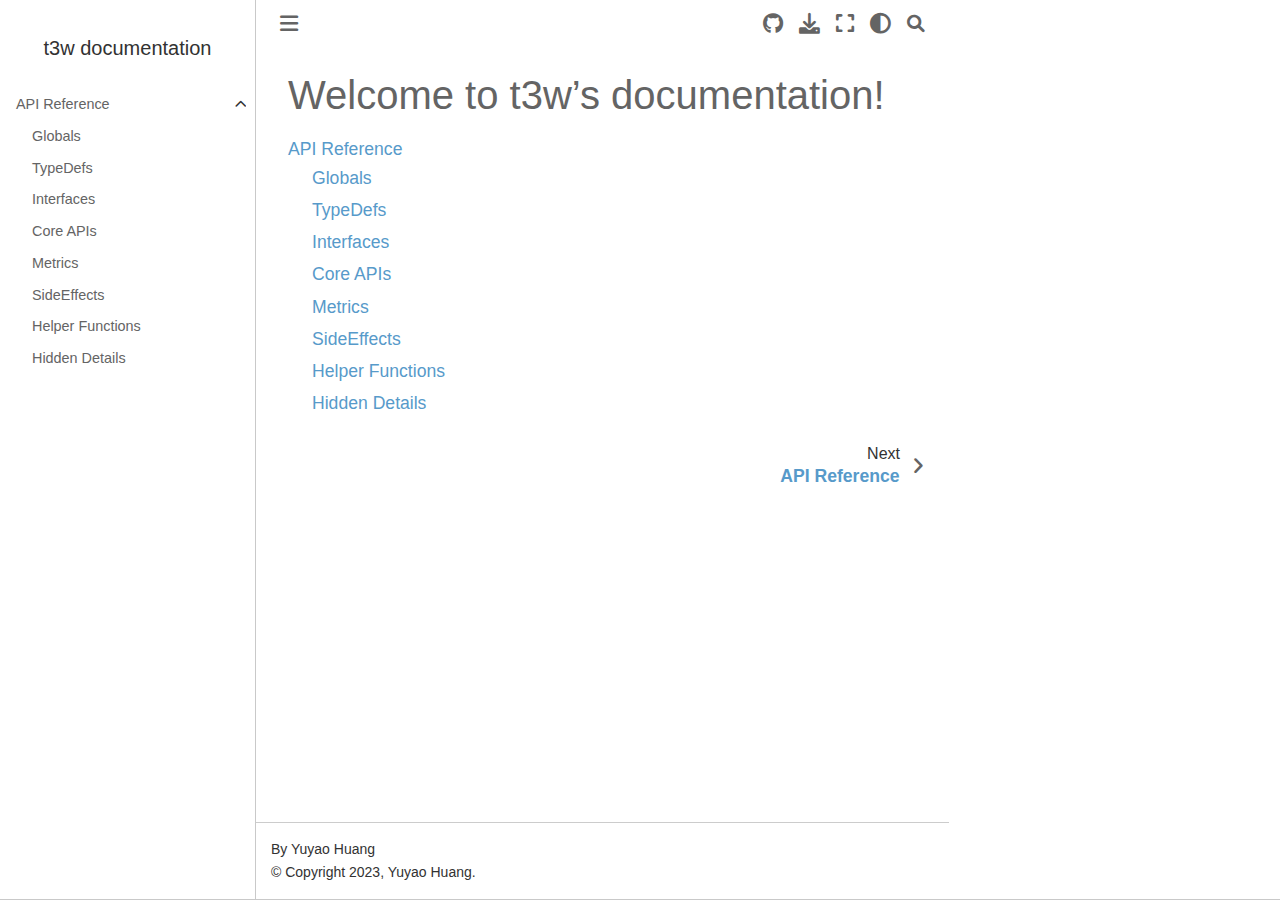
<file: index.html>
<!DOCTYPE html>


<html lang="en" >

  <head>
    <meta charset="utf-8" />
    <meta name="viewport" content="width=device-width, initial-scale=1.0" /><meta name="generator" content="Docutils 0.19: https://docutils.sourceforge.io/" />

    <title>Welcome to t3w’s documentation! &#8212; t3w  documentation</title>
  
  
  
  <script data-cfasync="false">
    document.documentElement.dataset.mode = localStorage.getItem("mode") || "";
    document.documentElement.dataset.theme = localStorage.getItem("theme") || "light";
  </script>
  
  <!-- Loaded before other Sphinx assets -->
  <link href="_static/styles/theme.css?digest=e353d410970836974a52" rel="stylesheet" />
<link href="_static/styles/bootstrap.css?digest=e353d410970836974a52" rel="stylesheet" />
<link href="_static/styles/pydata-sphinx-theme.css?digest=e353d410970836974a52" rel="stylesheet" />

  
  <link href="_static/vendor/fontawesome/6.1.2/css/all.min.css?digest=e353d410970836974a52" rel="stylesheet" />
  <link rel="preload" as="font" type="font/woff2" crossorigin href="_static/vendor/fontawesome/6.1.2/webfonts/fa-solid-900.woff2" />
<link rel="preload" as="font" type="font/woff2" crossorigin href="_static/vendor/fontawesome/6.1.2/webfonts/fa-brands-400.woff2" />
<link rel="preload" as="font" type="font/woff2" crossorigin href="_static/vendor/fontawesome/6.1.2/webfonts/fa-regular-400.woff2" />

    <link rel="stylesheet" type="text/css" href="_static/pygments.css" />
    <link rel="stylesheet" href="_static/styles/sphinx-book-theme.css?digest=14f4ca6b54d191a8c7657f6c759bf11a5fb86285" type="text/css" />
    <link rel="stylesheet" type="text/css" href="_static/custom.css" />
  
  <!-- Pre-loaded scripts that we'll load fully later -->
  <link rel="preload" as="script" href="_static/scripts/bootstrap.js?digest=e353d410970836974a52" />
<link rel="preload" as="script" href="_static/scripts/pydata-sphinx-theme.js?digest=e353d410970836974a52" />

    <script data-url_root="./" id="documentation_options" src="_static/documentation_options.js"></script>
    <script src="_static/doctools.js"></script>
    <script src="_static/sphinx_highlight.js"></script>
    <script src="_static/scripts/sphinx-book-theme.js?digest=5a5c038af52cf7bc1a1ec88eea08e6366ee68824"></script>
    <script>DOCUMENTATION_OPTIONS.pagename = 'index';</script>
    <link rel="index" title="Index" href="genindex.html" />
    <link rel="search" title="Search" href="search.html" />
    <link rel="next" title="API Reference" href="api/index.html" />
  <meta name="viewport" content="width=device-width, initial-scale=1"/>
  <meta name="docsearch:language" content="en"/>
  </head>
  
  
  <body data-bs-spy="scroll" data-bs-target=".bd-toc-nav" data-offset="180" data-bs-root-margin="0px 0px -60%" data-default-mode="">

  
  
  <a class="skip-link" href="#main-content">Skip to main content</a>
  
  <input type="checkbox"
          class="sidebar-toggle"
          name="__primary"
          id="__primary"/>
  <label class="overlay overlay-primary" for="__primary"></label>
  
  <input type="checkbox"
          class="sidebar-toggle"
          name="__secondary"
          id="__secondary"/>
  <label class="overlay overlay-secondary" for="__secondary"></label>
  
  <div class="search-button__wrapper">
    <div class="search-button__overlay"></div>
    <div class="search-button__search-container">
<form class="bd-search d-flex align-items-center"
      action="search.html"
      method="get">
  <i class="fa-solid fa-magnifying-glass"></i>
  <input type="search"
         class="form-control"
         name="q"
         id="search-input"
         placeholder="Search..."
         aria-label="Search..."
         autocomplete="off"
         autocorrect="off"
         autocapitalize="off"
         spellcheck="false"/>
  <span class="search-button__kbd-shortcut"><kbd class="kbd-shortcut__modifier">Ctrl</kbd>+<kbd>K</kbd></span>
</form></div>
  </div>
  
    <nav class="bd-header navbar navbar-expand-lg bd-navbar">
    </nav>
  
  <div class="bd-container">
    <div class="bd-container__inner bd-page-width">
      
      <div class="bd-sidebar-primary bd-sidebar">
        

  
  <div class="sidebar-header-items sidebar-primary__section">
    
    
    
    
  </div>
  
    <div class="sidebar-primary-items__start sidebar-primary__section">
        <div class="sidebar-primary-item">
  

<a class="navbar-brand logo" href="#">
  
  
  
  
  
    <p class="title logo__title">t3w  documentation</p>
  
</a></div>
        <div class="sidebar-primary-item"><nav class="bd-links" id="bd-docs-nav" aria-label="Main">
    <div class="bd-toc-item navbar-nav active">
        <ul class="nav bd-sidenav">
<li class="toctree-l1 has-children"><a class="reference internal" href="api/index.html">API Reference</a><input checked class="toctree-checkbox" id="toctree-checkbox-1" name="toctree-checkbox-1" type="checkbox"/><label class="toctree-toggle" for="toctree-checkbox-1"><i class="fa-solid fa-chevron-down"></i></label><ul>
<li class="toctree-l2"><a class="reference internal" href="api/globals.html">Globals</a></li>
<li class="toctree-l2"><a class="reference internal" href="api/typedefs.html">TypeDefs</a></li>
<li class="toctree-l2"><a class="reference internal" href="api/interfaces.html">Interfaces</a></li>
<li class="toctree-l2"><a class="reference internal" href="api/core.html">Core APIs</a></li>
<li class="toctree-l2"><a class="reference internal" href="api/metrics.html">Metrics</a></li>
<li class="toctree-l2"><a class="reference internal" href="api/side_effects.html">SideEffects</a></li>
<li class="toctree-l2"><a class="reference internal" href="api/helpers.html">Helper Functions</a></li>
<li class="toctree-l2"><a class="reference internal" href="api/hidden.html">Hidden Details</a></li>
</ul>
</li>
</ul>

    </div>
</nav></div>
    </div>
  
  
  <div class="sidebar-primary-items__end sidebar-primary__section">
  </div>
  
  <div id="rtd-footer-container"></div>


      </div>
      
      <main id="main-content" class="bd-main">
        
        

<div class="sbt-scroll-pixel-helper"></div>

          <div class="bd-content">
            <div class="bd-article-container">
              
              <div class="bd-header-article">
<div class="header-article-items header-article__inner">
  
    <div class="header-article-items__start">
      
        <div class="header-article-item"><label class="sidebar-toggle primary-toggle btn btn-sm" for="__primary" title="Toggle primary sidebar" data-bs-placement="bottom" data-bs-toggle="tooltip">
  <span class="fa-solid fa-bars"></span>
</label></div>
      
    </div>
  
  
    <div class="header-article-items__end">
      
        <div class="header-article-item">

<div class="article-header-buttons">


<a href="https://github.com/tjyuyao/t3w" target="_blank"
   class="btn btn-sm btn-source-repository-button"
   title="Source repository"
   data-bs-placement="bottom" data-bs-toggle="tooltip"
>
  

<span class="btn__icon-container">
  <i class="fab fa-github"></i>
  </span>

</a>






<div class="dropdown dropdown-download-buttons">
  <button class="btn dropdown-toggle" type="button" data-bs-toggle="dropdown" aria-expanded="false" aria-label="Download this page">
    <i class="fas fa-download"></i>
  </button>
  <ul class="dropdown-menu">
      
      
      
      <li><a href="_sources/index.rst" target="_blank"
   class="btn btn-sm btn-download-source-button dropdown-item"
   title="Download source file"
   data-bs-placement="left" data-bs-toggle="tooltip"
>
  

<span class="btn__icon-container">
  <i class="fas fa-file"></i>
  </span>
<span class="btn__text-container">.rst</span>
</a>
</li>
      
      
      
      
      <li>
<button onclick="window.print()"
  class="btn btn-sm btn-download-pdf-button dropdown-item"
  title="Print to PDF"
  data-bs-placement="left" data-bs-toggle="tooltip"
>
  

<span class="btn__icon-container">
  <i class="fas fa-file-pdf"></i>
  </span>
<span class="btn__text-container">.pdf</span>
</button>
</li>
      
  </ul>
</div>




<button onclick="toggleFullScreen()"
  class="btn btn-sm btn-fullscreen-button"
  title="Fullscreen mode"
  data-bs-placement="bottom" data-bs-toggle="tooltip"
>
  

<span class="btn__icon-container">
  <i class="fas fa-expand"></i>
  </span>

</button>


<script>
document.write(`
  <button class="theme-switch-button btn btn-sm btn-outline-primary navbar-btn rounded-circle" title="light/dark" aria-label="light/dark" data-bs-placement="bottom" data-bs-toggle="tooltip">
    <span class="theme-switch" data-mode="light"><i class="fa-solid fa-sun"></i></span>
    <span class="theme-switch" data-mode="dark"><i class="fa-solid fa-moon"></i></span>
    <span class="theme-switch" data-mode="auto"><i class="fa-solid fa-circle-half-stroke"></i></span>
  </button>
`);
</script>

<script>
document.write(`
  <button class="btn btn-sm navbar-btn search-button search-button__button" title="Search" aria-label="Search" data-bs-placement="bottom" data-bs-toggle="tooltip">
    <i class="fa-solid fa-magnifying-glass"></i>
  </button>
`);
</script>

</div></div>
      
    </div>
  
</div>
</div>
              
              

<div id="jb-print-docs-body" class="onlyprint">
    <h1>Welcome to t3w’s documentation!</h1>
    <!-- Table of contents -->
    <div id="print-main-content">
        <div id="jb-print-toc">
            
        </div>
    </div>
</div>

              
                
<div id="searchbox"></div>
                <article class="bd-article" role="main">
                  
  <section id="welcome-to-t3w-s-documentation">
<h1>Welcome to t3w’s documentation!<a class="headerlink" href="#welcome-to-t3w-s-documentation" title="Permalink to this heading">#</a></h1>
<div class="toctree-wrapper compound">
<ul>
<li class="toctree-l1"><a class="reference internal" href="api/index.html">API Reference</a><ul>
<li class="toctree-l2"><a class="reference internal" href="api/globals.html">Globals</a></li>
<li class="toctree-l2"><a class="reference internal" href="api/typedefs.html">TypeDefs</a></li>
<li class="toctree-l2"><a class="reference internal" href="api/interfaces.html">Interfaces</a></li>
<li class="toctree-l2"><a class="reference internal" href="api/core.html">Core APIs</a></li>
<li class="toctree-l2"><a class="reference internal" href="api/metrics.html">Metrics</a></li>
<li class="toctree-l2"><a class="reference internal" href="api/side_effects.html">SideEffects</a></li>
<li class="toctree-l2"><a class="reference internal" href="api/helpers.html">Helper Functions</a></li>
<li class="toctree-l2"><a class="reference internal" href="api/hidden.html">Hidden Details</a></li>
</ul>
</li>
</ul>
</div>
</section>


                </article>
              

              
              
                <footer class="bd-footer-article">
                  
<div class="footer-article-items footer-article__inner">
  
    <div class="footer-article-item"><!-- Previous / next buttons -->
<div class="prev-next-area">
    <a class="right-next"
       href="api/index.html"
       title="next page">
      <div class="prev-next-info">
        <p class="prev-next-subtitle">next</p>
        <p class="prev-next-title">API Reference</p>
      </div>
      <i class="fa-solid fa-angle-right"></i>
    </a>
</div></div>
  
</div>

                </footer>
              
            </div>
            
            
              
            
          </div>
          <footer class="bd-footer-content">
            
<div class="bd-footer-content__inner container">
  
  <div class="footer-item">
    
<p class="component-author">
By Yuyao Huang
</p>

  </div>
  
  <div class="footer-item">
    
  <p class="copyright">
    
      © Copyright 2023, Yuyao Huang.
      <br/>
    
  </p>

  </div>
  
  <div class="footer-item">
    
  </div>
  
  <div class="footer-item">
    
  </div>
  
</div>
          </footer>
        

      </main>
    </div>
  </div>
  
  <!-- Scripts loaded after <body> so the DOM is not blocked -->
  <script src="_static/scripts/bootstrap.js?digest=e353d410970836974a52"></script>
<script src="_static/scripts/pydata-sphinx-theme.js?digest=e353d410970836974a52"></script>

  <footer class="bd-footer">
  </footer>
  </body>
</html>
</file>
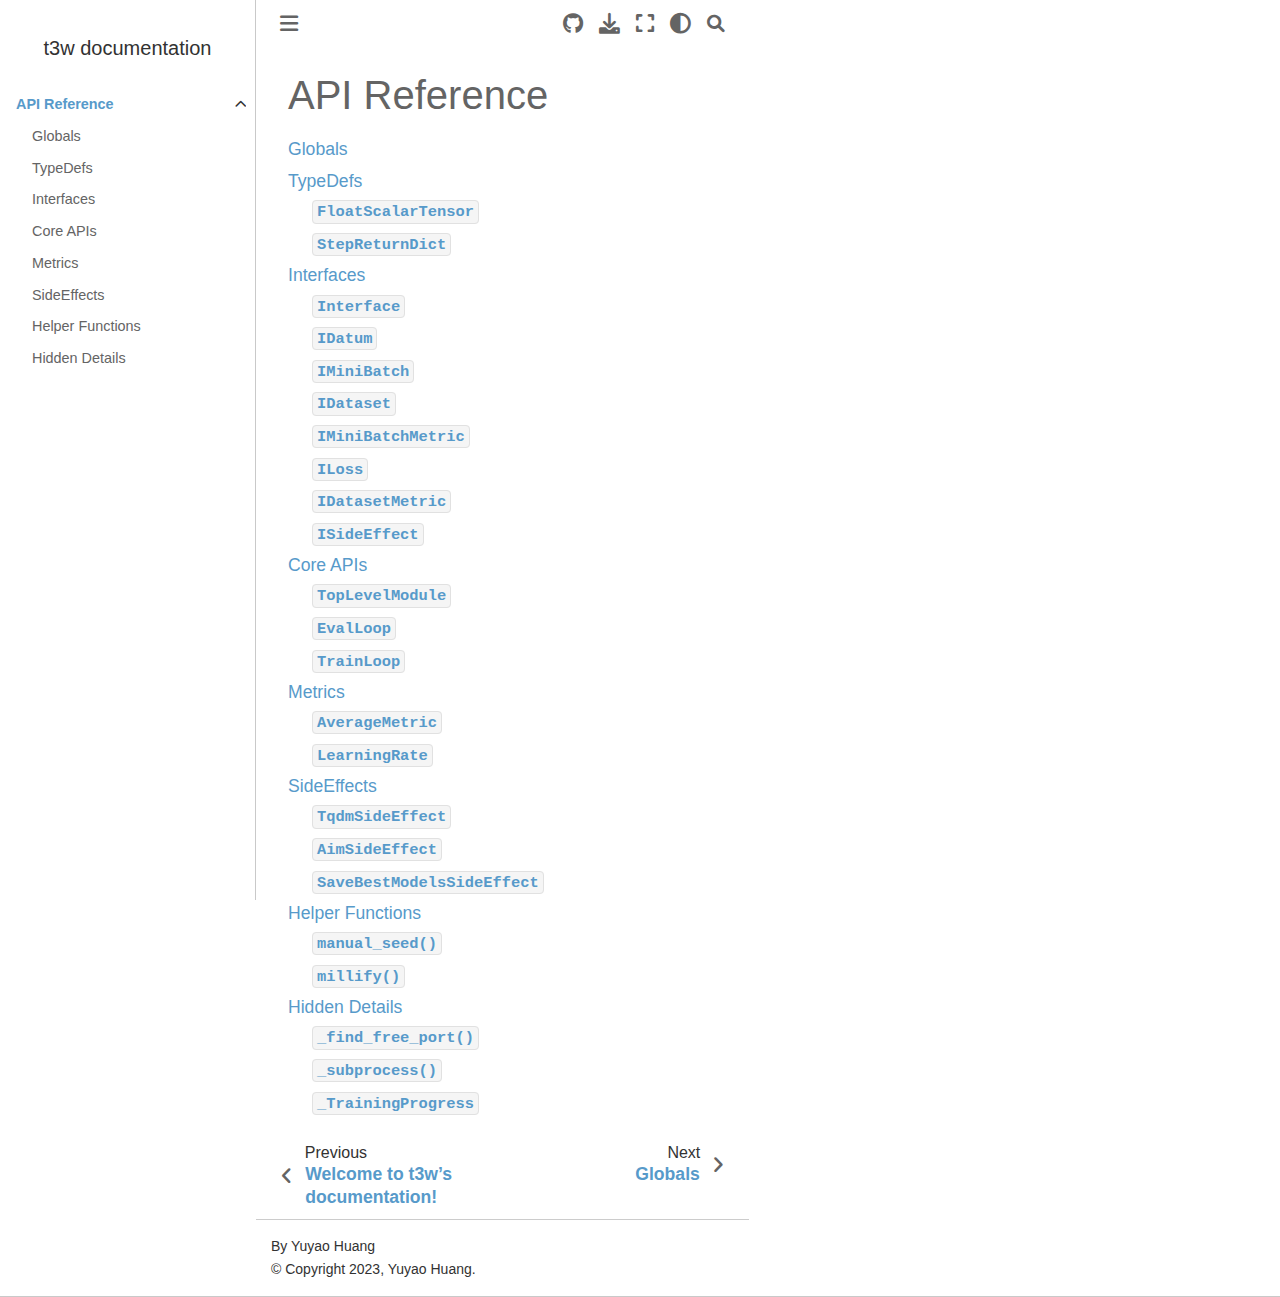
<file: api/index.html>
<!DOCTYPE html>


<html lang="en" >

  <head>
    <meta charset="utf-8" />
    <meta name="viewport" content="width=device-width, initial-scale=1.0" /><meta name="generator" content="Docutils 0.19: https://docutils.sourceforge.io/" />

    <title>API Reference &#8212; t3w  documentation</title>
  
  
  
  <script data-cfasync="false">
    document.documentElement.dataset.mode = localStorage.getItem("mode") || "";
    document.documentElement.dataset.theme = localStorage.getItem("theme") || "light";
  </script>
  
  <!-- Loaded before other Sphinx assets -->
  <link href="../_static/styles/theme.css?digest=e353d410970836974a52" rel="stylesheet" />
<link href="../_static/styles/bootstrap.css?digest=e353d410970836974a52" rel="stylesheet" />
<link href="../_static/styles/pydata-sphinx-theme.css?digest=e353d410970836974a52" rel="stylesheet" />

  
  <link href="../_static/vendor/fontawesome/6.1.2/css/all.min.css?digest=e353d410970836974a52" rel="stylesheet" />
  <link rel="preload" as="font" type="font/woff2" crossorigin href="../_static/vendor/fontawesome/6.1.2/webfonts/fa-solid-900.woff2" />
<link rel="preload" as="font" type="font/woff2" crossorigin href="../_static/vendor/fontawesome/6.1.2/webfonts/fa-brands-400.woff2" />
<link rel="preload" as="font" type="font/woff2" crossorigin href="../_static/vendor/fontawesome/6.1.2/webfonts/fa-regular-400.woff2" />

    <link rel="stylesheet" type="text/css" href="../_static/pygments.css" />
    <link rel="stylesheet" href="../_static/styles/sphinx-book-theme.css?digest=14f4ca6b54d191a8c7657f6c759bf11a5fb86285" type="text/css" />
    <link rel="stylesheet" type="text/css" href="../_static/custom.css" />
  
  <!-- Pre-loaded scripts that we'll load fully later -->
  <link rel="preload" as="script" href="../_static/scripts/bootstrap.js?digest=e353d410970836974a52" />
<link rel="preload" as="script" href="../_static/scripts/pydata-sphinx-theme.js?digest=e353d410970836974a52" />

    <script data-url_root="../" id="documentation_options" src="../_static/documentation_options.js"></script>
    <script src="../_static/doctools.js"></script>
    <script src="../_static/sphinx_highlight.js"></script>
    <script src="../_static/scripts/sphinx-book-theme.js?digest=5a5c038af52cf7bc1a1ec88eea08e6366ee68824"></script>
    <script>DOCUMENTATION_OPTIONS.pagename = 'api/index';</script>
    <link rel="index" title="Index" href="../genindex.html" />
    <link rel="search" title="Search" href="../search.html" />
    <link rel="next" title="Globals" href="globals.html" />
    <link rel="prev" title="Welcome to t3w’s documentation!" href="../index.html" />
  <meta name="viewport" content="width=device-width, initial-scale=1"/>
  <meta name="docsearch:language" content="en"/>
  </head>
  
  
  <body data-bs-spy="scroll" data-bs-target=".bd-toc-nav" data-offset="180" data-bs-root-margin="0px 0px -60%" data-default-mode="">

  
  
  <a class="skip-link" href="#main-content">Skip to main content</a>
  
  <input type="checkbox"
          class="sidebar-toggle"
          name="__primary"
          id="__primary"/>
  <label class="overlay overlay-primary" for="__primary"></label>
  
  <input type="checkbox"
          class="sidebar-toggle"
          name="__secondary"
          id="__secondary"/>
  <label class="overlay overlay-secondary" for="__secondary"></label>
  
  <div class="search-button__wrapper">
    <div class="search-button__overlay"></div>
    <div class="search-button__search-container">
<form class="bd-search d-flex align-items-center"
      action="../search.html"
      method="get">
  <i class="fa-solid fa-magnifying-glass"></i>
  <input type="search"
         class="form-control"
         name="q"
         id="search-input"
         placeholder="Search..."
         aria-label="Search..."
         autocomplete="off"
         autocorrect="off"
         autocapitalize="off"
         spellcheck="false"/>
  <span class="search-button__kbd-shortcut"><kbd class="kbd-shortcut__modifier">Ctrl</kbd>+<kbd>K</kbd></span>
</form></div>
  </div>
  
    <nav class="bd-header navbar navbar-expand-lg bd-navbar">
    </nav>
  
  <div class="bd-container">
    <div class="bd-container__inner bd-page-width">
      
      <div class="bd-sidebar-primary bd-sidebar">
        

  
  <div class="sidebar-header-items sidebar-primary__section">
    
    
    
    
  </div>
  
    <div class="sidebar-primary-items__start sidebar-primary__section">
        <div class="sidebar-primary-item">
  

<a class="navbar-brand logo" href="../index.html">
  
  
  
  
  
    <p class="title logo__title">t3w  documentation</p>
  
</a></div>
        <div class="sidebar-primary-item"><nav class="bd-links" id="bd-docs-nav" aria-label="Main">
    <div class="bd-toc-item navbar-nav active">
        <ul class="current nav bd-sidenav">
<li class="toctree-l1 current active has-children"><a class="current reference internal" href="#">API Reference</a><input checked class="toctree-checkbox" id="toctree-checkbox-1" name="toctree-checkbox-1" type="checkbox"/><label class="toctree-toggle" for="toctree-checkbox-1"><i class="fa-solid fa-chevron-down"></i></label><ul>
<li class="toctree-l2"><a class="reference internal" href="globals.html">Globals</a></li>
<li class="toctree-l2"><a class="reference internal" href="typedefs.html">TypeDefs</a></li>
<li class="toctree-l2"><a class="reference internal" href="interfaces.html">Interfaces</a></li>
<li class="toctree-l2"><a class="reference internal" href="core.html">Core APIs</a></li>
<li class="toctree-l2"><a class="reference internal" href="metrics.html">Metrics</a></li>
<li class="toctree-l2"><a class="reference internal" href="side_effects.html">SideEffects</a></li>
<li class="toctree-l2"><a class="reference internal" href="helpers.html">Helper Functions</a></li>
<li class="toctree-l2"><a class="reference internal" href="hidden.html">Hidden Details</a></li>
</ul>
</li>
</ul>

    </div>
</nav></div>
    </div>
  
  
  <div class="sidebar-primary-items__end sidebar-primary__section">
  </div>
  
  <div id="rtd-footer-container"></div>


      </div>
      
      <main id="main-content" class="bd-main">
        
        

<div class="sbt-scroll-pixel-helper"></div>

          <div class="bd-content">
            <div class="bd-article-container">
              
              <div class="bd-header-article">
<div class="header-article-items header-article__inner">
  
    <div class="header-article-items__start">
      
        <div class="header-article-item"><label class="sidebar-toggle primary-toggle btn btn-sm" for="__primary" title="Toggle primary sidebar" data-bs-placement="bottom" data-bs-toggle="tooltip">
  <span class="fa-solid fa-bars"></span>
</label></div>
      
    </div>
  
  
    <div class="header-article-items__end">
      
        <div class="header-article-item">

<div class="article-header-buttons">


<a href="https://github.com/tjyuyao/t3w" target="_blank"
   class="btn btn-sm btn-source-repository-button"
   title="Source repository"
   data-bs-placement="bottom" data-bs-toggle="tooltip"
>
  

<span class="btn__icon-container">
  <i class="fab fa-github"></i>
  </span>

</a>






<div class="dropdown dropdown-download-buttons">
  <button class="btn dropdown-toggle" type="button" data-bs-toggle="dropdown" aria-expanded="false" aria-label="Download this page">
    <i class="fas fa-download"></i>
  </button>
  <ul class="dropdown-menu">
      
      
      
      <li><a href="../_sources/api/index.rst" target="_blank"
   class="btn btn-sm btn-download-source-button dropdown-item"
   title="Download source file"
   data-bs-placement="left" data-bs-toggle="tooltip"
>
  

<span class="btn__icon-container">
  <i class="fas fa-file"></i>
  </span>
<span class="btn__text-container">.rst</span>
</a>
</li>
      
      
      
      
      <li>
<button onclick="window.print()"
  class="btn btn-sm btn-download-pdf-button dropdown-item"
  title="Print to PDF"
  data-bs-placement="left" data-bs-toggle="tooltip"
>
  

<span class="btn__icon-container">
  <i class="fas fa-file-pdf"></i>
  </span>
<span class="btn__text-container">.pdf</span>
</button>
</li>
      
  </ul>
</div>




<button onclick="toggleFullScreen()"
  class="btn btn-sm btn-fullscreen-button"
  title="Fullscreen mode"
  data-bs-placement="bottom" data-bs-toggle="tooltip"
>
  

<span class="btn__icon-container">
  <i class="fas fa-expand"></i>
  </span>

</button>


<script>
document.write(`
  <button class="theme-switch-button btn btn-sm btn-outline-primary navbar-btn rounded-circle" title="light/dark" aria-label="light/dark" data-bs-placement="bottom" data-bs-toggle="tooltip">
    <span class="theme-switch" data-mode="light"><i class="fa-solid fa-sun"></i></span>
    <span class="theme-switch" data-mode="dark"><i class="fa-solid fa-moon"></i></span>
    <span class="theme-switch" data-mode="auto"><i class="fa-solid fa-circle-half-stroke"></i></span>
  </button>
`);
</script>

<script>
document.write(`
  <button class="btn btn-sm navbar-btn search-button search-button__button" title="Search" aria-label="Search" data-bs-placement="bottom" data-bs-toggle="tooltip">
    <i class="fa-solid fa-magnifying-glass"></i>
  </button>
`);
</script>

</div></div>
      
    </div>
  
</div>
</div>
              
              

<div id="jb-print-docs-body" class="onlyprint">
    <h1>API Reference</h1>
    <!-- Table of contents -->
    <div id="print-main-content">
        <div id="jb-print-toc">
            
        </div>
    </div>
</div>

              
                
<div id="searchbox"></div>
                <article class="bd-article" role="main">
                  
  <section id="api-reference">
<h1>API Reference<a class="headerlink" href="#api-reference" title="Permalink to this heading">#</a></h1>
<div class="toctree-wrapper compound">
<ul>
<li class="toctree-l1"><a class="reference internal" href="globals.html">Globals</a></li>
<li class="toctree-l1"><a class="reference internal" href="typedefs.html">TypeDefs</a><ul>
<li class="toctree-l2"><a class="reference internal" href="typedefs.html#t3w.FloatScalarTensor"><code class="docutils literal notranslate"><span class="pre">FloatScalarTensor</span></code></a></li>
<li class="toctree-l2"><a class="reference internal" href="typedefs.html#t3w.StepReturnDict"><code class="docutils literal notranslate"><span class="pre">StepReturnDict</span></code></a></li>
</ul>
</li>
<li class="toctree-l1"><a class="reference internal" href="interfaces.html">Interfaces</a><ul>
<li class="toctree-l2"><a class="reference internal" href="interfaces.html#t3w.Interface"><code class="docutils literal notranslate"><span class="pre">Interface</span></code></a></li>
<li class="toctree-l2"><a class="reference internal" href="interfaces.html#t3w.IDatum"><code class="docutils literal notranslate"><span class="pre">IDatum</span></code></a></li>
<li class="toctree-l2"><a class="reference internal" href="interfaces.html#t3w.IMiniBatch"><code class="docutils literal notranslate"><span class="pre">IMiniBatch</span></code></a></li>
<li class="toctree-l2"><a class="reference internal" href="interfaces.html#t3w.IDataset"><code class="docutils literal notranslate"><span class="pre">IDataset</span></code></a></li>
<li class="toctree-l2"><a class="reference internal" href="interfaces.html#t3w.IMiniBatchMetric"><code class="docutils literal notranslate"><span class="pre">IMiniBatchMetric</span></code></a></li>
<li class="toctree-l2"><a class="reference internal" href="interfaces.html#t3w.ILoss"><code class="docutils literal notranslate"><span class="pre">ILoss</span></code></a></li>
<li class="toctree-l2"><a class="reference internal" href="interfaces.html#t3w.IDatasetMetric"><code class="docutils literal notranslate"><span class="pre">IDatasetMetric</span></code></a></li>
<li class="toctree-l2"><a class="reference internal" href="interfaces.html#t3w.ISideEffect"><code class="docutils literal notranslate"><span class="pre">ISideEffect</span></code></a></li>
</ul>
</li>
<li class="toctree-l1"><a class="reference internal" href="core.html">Core APIs</a><ul>
<li class="toctree-l2"><a class="reference internal" href="core.html#t3w.TopLevelModule"><code class="docutils literal notranslate"><span class="pre">TopLevelModule</span></code></a></li>
<li class="toctree-l2"><a class="reference internal" href="core.html#t3w.EvalLoop"><code class="docutils literal notranslate"><span class="pre">EvalLoop</span></code></a></li>
<li class="toctree-l2"><a class="reference internal" href="core.html#t3w.TrainLoop"><code class="docutils literal notranslate"><span class="pre">TrainLoop</span></code></a></li>
</ul>
</li>
<li class="toctree-l1"><a class="reference internal" href="metrics.html">Metrics</a><ul>
<li class="toctree-l2"><a class="reference internal" href="metrics.html#t3w.AverageMetric"><code class="docutils literal notranslate"><span class="pre">AverageMetric</span></code></a></li>
<li class="toctree-l2"><a class="reference internal" href="metrics.html#t3w.LearningRate"><code class="docutils literal notranslate"><span class="pre">LearningRate</span></code></a></li>
</ul>
</li>
<li class="toctree-l1"><a class="reference internal" href="side_effects.html">SideEffects</a><ul>
<li class="toctree-l2"><a class="reference internal" href="side_effects.html#t3w.TqdmSideEffect"><code class="docutils literal notranslate"><span class="pre">TqdmSideEffect</span></code></a></li>
<li class="toctree-l2"><a class="reference internal" href="side_effects.html#t3w.AimSideEffect"><code class="docutils literal notranslate"><span class="pre">AimSideEffect</span></code></a></li>
<li class="toctree-l2"><a class="reference internal" href="side_effects.html#t3w.SaveBestModelsSideEffect"><code class="docutils literal notranslate"><span class="pre">SaveBestModelsSideEffect</span></code></a></li>
</ul>
</li>
<li class="toctree-l1"><a class="reference internal" href="helpers.html">Helper Functions</a><ul>
<li class="toctree-l2"><a class="reference internal" href="helpers.html#t3w.manual_seed"><code class="docutils literal notranslate"><span class="pre">manual_seed()</span></code></a></li>
<li class="toctree-l2"><a class="reference internal" href="helpers.html#t3w.utils.millify"><code class="docutils literal notranslate"><span class="pre">millify()</span></code></a></li>
</ul>
</li>
<li class="toctree-l1"><a class="reference internal" href="hidden.html">Hidden Details</a><ul>
<li class="toctree-l2"><a class="reference internal" href="hidden.html#t3w.core._find_free_port"><code class="docutils literal notranslate"><span class="pre">_find_free_port()</span></code></a></li>
<li class="toctree-l2"><a class="reference internal" href="hidden.html#t3w.core._subprocess"><code class="docutils literal notranslate"><span class="pre">_subprocess()</span></code></a></li>
<li class="toctree-l2"><a class="reference internal" href="hidden.html#t3w.core._TrainingProgress"><code class="docutils literal notranslate"><span class="pre">_TrainingProgress</span></code></a></li>
</ul>
</li>
</ul>
</div>
</section>


                </article>
              

              
              
                <footer class="bd-footer-article">
                  
<div class="footer-article-items footer-article__inner">
  
    <div class="footer-article-item"><!-- Previous / next buttons -->
<div class="prev-next-area">
    <a class="left-prev"
       href="../index.html"
       title="previous page">
      <i class="fa-solid fa-angle-left"></i>
      <div class="prev-next-info">
        <p class="prev-next-subtitle">previous</p>
        <p class="prev-next-title">Welcome to t3w’s documentation!</p>
      </div>
    </a>
    <a class="right-next"
       href="globals.html"
       title="next page">
      <div class="prev-next-info">
        <p class="prev-next-subtitle">next</p>
        <p class="prev-next-title">Globals</p>
      </div>
      <i class="fa-solid fa-angle-right"></i>
    </a>
</div></div>
  
</div>

                </footer>
              
            </div>
            
            
              
            
          </div>
          <footer class="bd-footer-content">
            
<div class="bd-footer-content__inner container">
  
  <div class="footer-item">
    
<p class="component-author">
By Yuyao Huang
</p>

  </div>
  
  <div class="footer-item">
    
  <p class="copyright">
    
      © Copyright 2023, Yuyao Huang.
      <br/>
    
  </p>

  </div>
  
  <div class="footer-item">
    
  </div>
  
  <div class="footer-item">
    
  </div>
  
</div>
          </footer>
        

      </main>
    </div>
  </div>
  
  <!-- Scripts loaded after <body> so the DOM is not blocked -->
  <script src="../_static/scripts/bootstrap.js?digest=e353d410970836974a52"></script>
<script src="../_static/scripts/pydata-sphinx-theme.js?digest=e353d410970836974a52"></script>

  <footer class="bd-footer">
  </footer>
  </body>
</html>
</file>
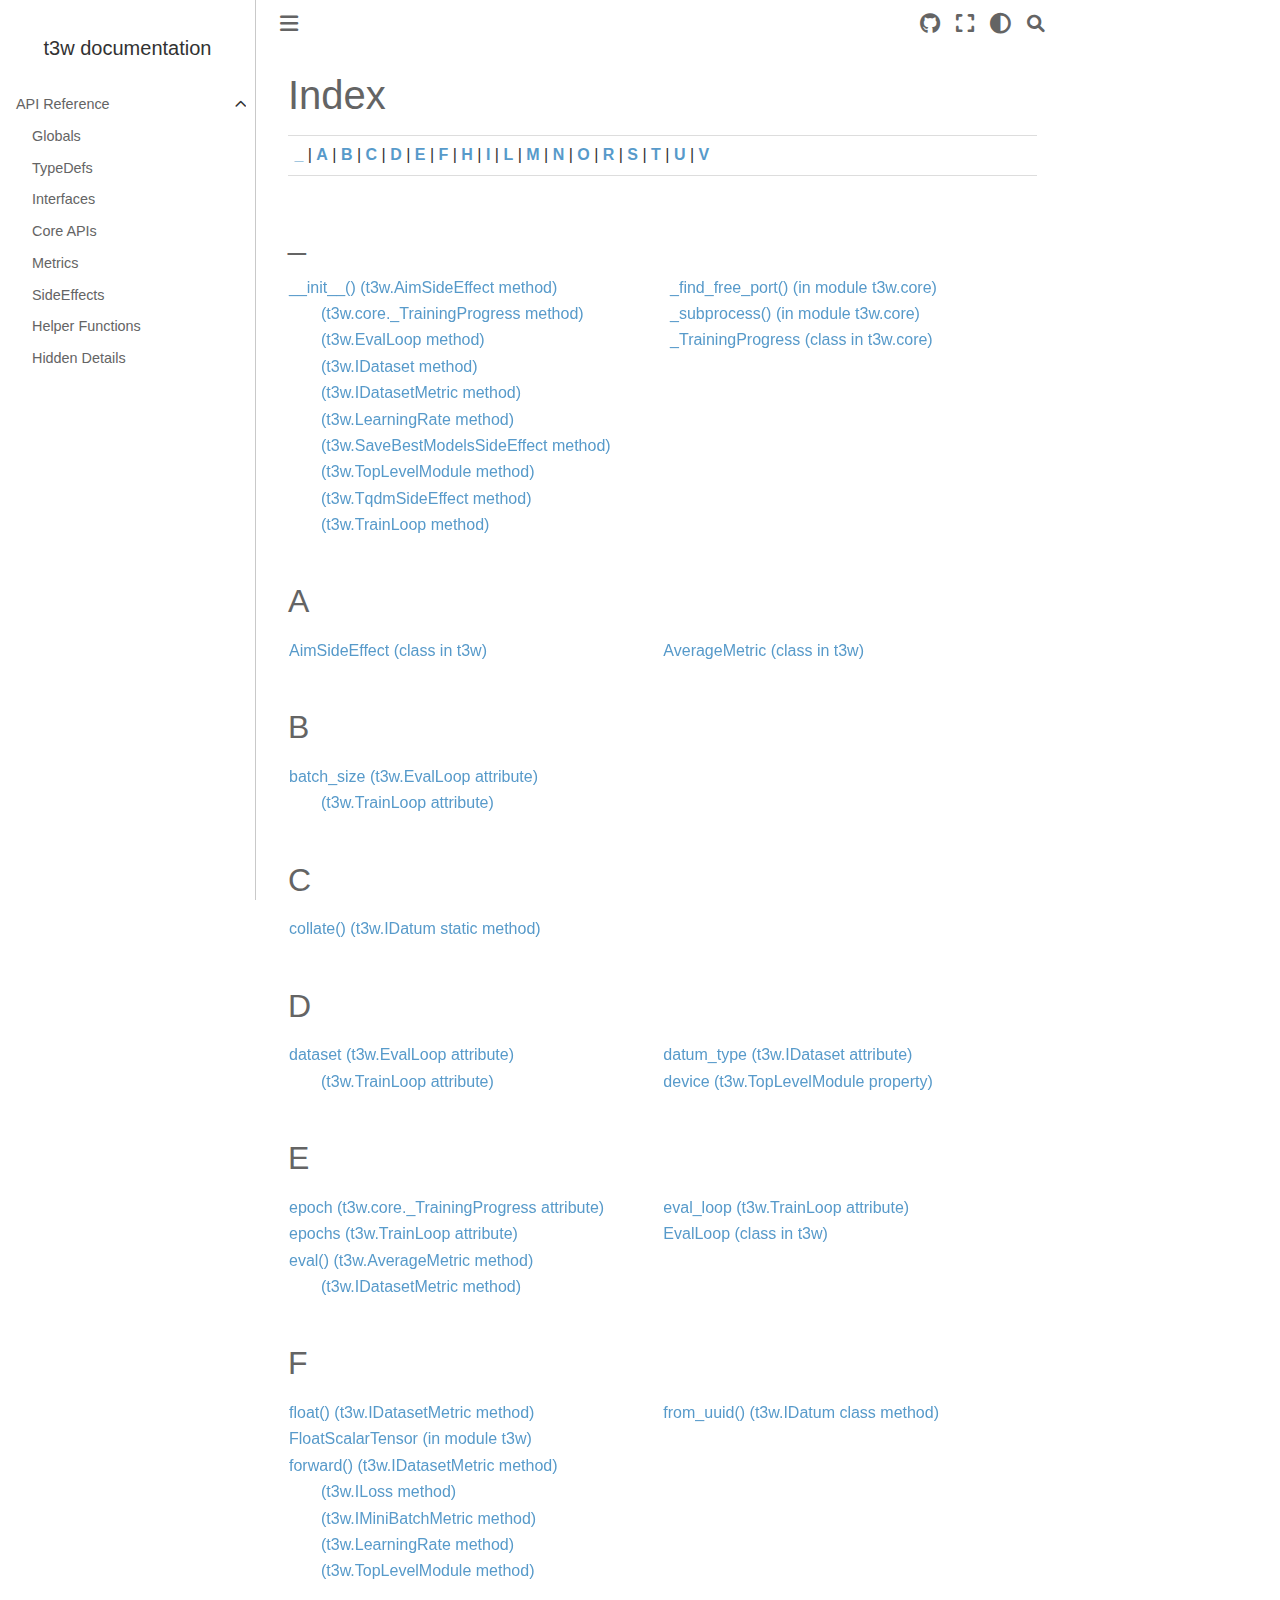
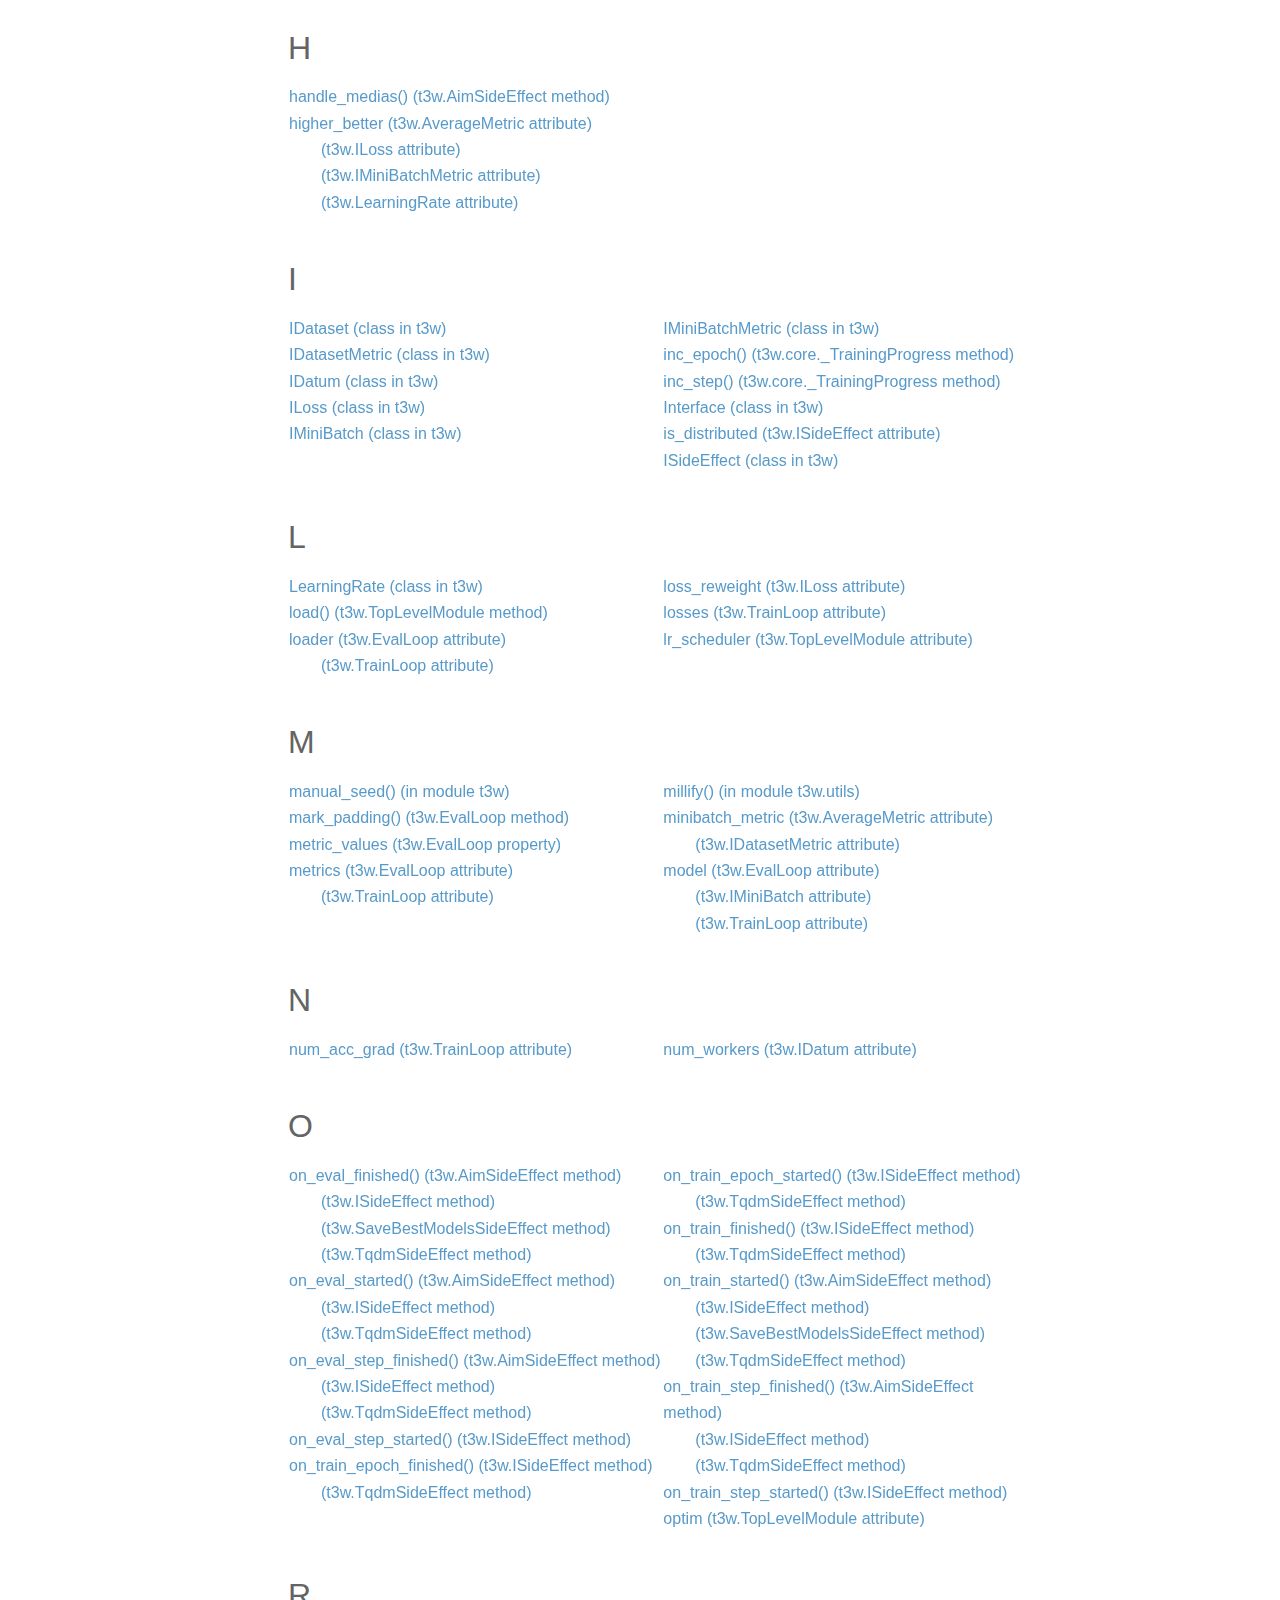
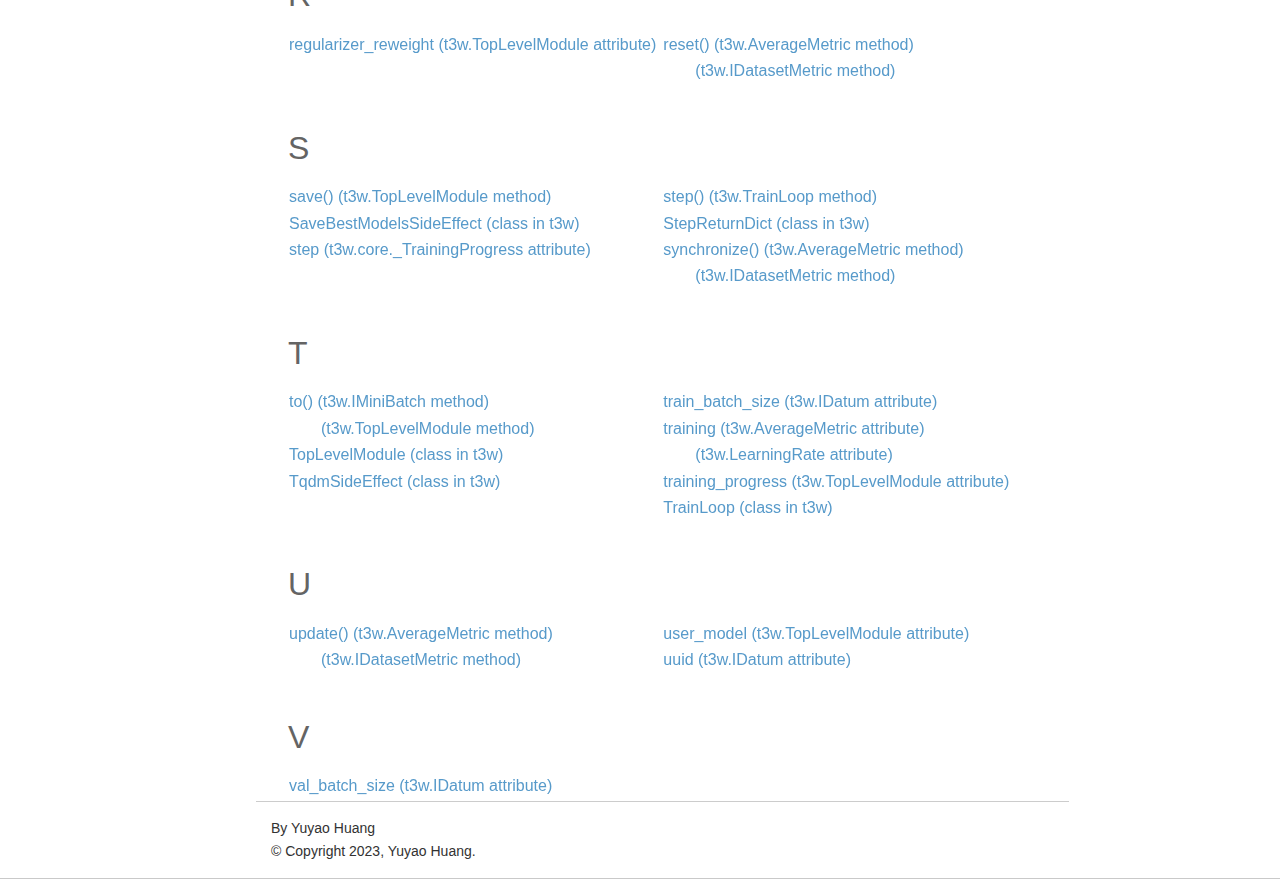
<file: genindex.html>
<!DOCTYPE html>


<html lang="en" >

  <head>
    <meta charset="utf-8" />
    <meta name="viewport" content="width=device-width, initial-scale=1.0" />
    <title>Index &#8212; t3w  documentation</title>
  
  
  
  <script data-cfasync="false">
    document.documentElement.dataset.mode = localStorage.getItem("mode") || "";
    document.documentElement.dataset.theme = localStorage.getItem("theme") || "light";
  </script>
  
  <!-- Loaded before other Sphinx assets -->
  <link href="_static/styles/theme.css?digest=e353d410970836974a52" rel="stylesheet" />
<link href="_static/styles/bootstrap.css?digest=e353d410970836974a52" rel="stylesheet" />
<link href="_static/styles/pydata-sphinx-theme.css?digest=e353d410970836974a52" rel="stylesheet" />

  
  <link href="_static/vendor/fontawesome/6.1.2/css/all.min.css?digest=e353d410970836974a52" rel="stylesheet" />
  <link rel="preload" as="font" type="font/woff2" crossorigin href="_static/vendor/fontawesome/6.1.2/webfonts/fa-solid-900.woff2" />
<link rel="preload" as="font" type="font/woff2" crossorigin href="_static/vendor/fontawesome/6.1.2/webfonts/fa-brands-400.woff2" />
<link rel="preload" as="font" type="font/woff2" crossorigin href="_static/vendor/fontawesome/6.1.2/webfonts/fa-regular-400.woff2" />

    <link rel="stylesheet" type="text/css" href="_static/pygments.css" />
    <link rel="stylesheet" href="_static/styles/sphinx-book-theme.css?digest=14f4ca6b54d191a8c7657f6c759bf11a5fb86285" type="text/css" />
    <link rel="stylesheet" type="text/css" href="_static/custom.css" />
  
  <!-- Pre-loaded scripts that we'll load fully later -->
  <link rel="preload" as="script" href="_static/scripts/bootstrap.js?digest=e353d410970836974a52" />
<link rel="preload" as="script" href="_static/scripts/pydata-sphinx-theme.js?digest=e353d410970836974a52" />

    <script data-url_root="./" id="documentation_options" src="_static/documentation_options.js"></script>
    <script src="_static/doctools.js"></script>
    <script src="_static/sphinx_highlight.js"></script>
    <script src="_static/scripts/sphinx-book-theme.js?digest=5a5c038af52cf7bc1a1ec88eea08e6366ee68824"></script>
    <script>DOCUMENTATION_OPTIONS.pagename = 'genindex';</script>
    <link rel="index" title="Index" href="#" />
    <link rel="search" title="Search" href="search.html" />
  <meta name="viewport" content="width=device-width, initial-scale=1"/>
  <meta name="docsearch:language" content="en"/>
  </head>
  
  
  <body data-bs-spy="scroll" data-bs-target=".bd-toc-nav" data-offset="180" data-bs-root-margin="0px 0px -60%" data-default-mode="">

  
  
  <a class="skip-link" href="#main-content">Skip to main content</a>
  
  <input type="checkbox"
          class="sidebar-toggle"
          name="__primary"
          id="__primary"/>
  <label class="overlay overlay-primary" for="__primary"></label>
  
  <input type="checkbox"
          class="sidebar-toggle"
          name="__secondary"
          id="__secondary"/>
  <label class="overlay overlay-secondary" for="__secondary"></label>
  
  <div class="search-button__wrapper">
    <div class="search-button__overlay"></div>
    <div class="search-button__search-container">
<form class="bd-search d-flex align-items-center"
      action="search.html"
      method="get">
  <i class="fa-solid fa-magnifying-glass"></i>
  <input type="search"
         class="form-control"
         name="q"
         id="search-input"
         placeholder="Search..."
         aria-label="Search..."
         autocomplete="off"
         autocorrect="off"
         autocapitalize="off"
         spellcheck="false"/>
  <span class="search-button__kbd-shortcut"><kbd class="kbd-shortcut__modifier">Ctrl</kbd>+<kbd>K</kbd></span>
</form></div>
  </div>
  
    <nav class="bd-header navbar navbar-expand-lg bd-navbar">
    </nav>
  
  <div class="bd-container">
    <div class="bd-container__inner bd-page-width">
      
      <div class="bd-sidebar-primary bd-sidebar">
        

  
  <div class="sidebar-header-items sidebar-primary__section">
    
    
    
    
  </div>
  
    <div class="sidebar-primary-items__start sidebar-primary__section">
        <div class="sidebar-primary-item">
  

<a class="navbar-brand logo" href="index.html">
  
  
  
  
  
    <p class="title logo__title">t3w  documentation</p>
  
</a></div>
        <div class="sidebar-primary-item"><nav class="bd-links" id="bd-docs-nav" aria-label="Main">
    <div class="bd-toc-item navbar-nav active">
        <ul class="nav bd-sidenav">
<li class="toctree-l1 has-children"><a class="reference internal" href="api/index.html">API Reference</a><input checked class="toctree-checkbox" id="toctree-checkbox-1" name="toctree-checkbox-1" type="checkbox"/><label class="toctree-toggle" for="toctree-checkbox-1"><i class="fa-solid fa-chevron-down"></i></label><ul>
<li class="toctree-l2"><a class="reference internal" href="api/globals.html">Globals</a></li>
<li class="toctree-l2"><a class="reference internal" href="api/typedefs.html">TypeDefs</a></li>
<li class="toctree-l2"><a class="reference internal" href="api/interfaces.html">Interfaces</a></li>
<li class="toctree-l2"><a class="reference internal" href="api/core.html">Core APIs</a></li>
<li class="toctree-l2"><a class="reference internal" href="api/metrics.html">Metrics</a></li>
<li class="toctree-l2"><a class="reference internal" href="api/side_effects.html">SideEffects</a></li>
<li class="toctree-l2"><a class="reference internal" href="api/helpers.html">Helper Functions</a></li>
<li class="toctree-l2"><a class="reference internal" href="api/hidden.html">Hidden Details</a></li>
</ul>
</li>
</ul>

    </div>
</nav></div>
    </div>
  
  
  <div class="sidebar-primary-items__end sidebar-primary__section">
  </div>
  
  <div id="rtd-footer-container"></div>


      </div>
      
      <main id="main-content" class="bd-main">
        
        

<div class="sbt-scroll-pixel-helper"></div>

          <div class="bd-content">
            <div class="bd-article-container">
              
              <div class="bd-header-article">
<div class="header-article-items header-article__inner">
  
    <div class="header-article-items__start">
      
        <div class="header-article-item"><label class="sidebar-toggle primary-toggle btn btn-sm" for="__primary" title="Toggle primary sidebar" data-bs-placement="bottom" data-bs-toggle="tooltip">
  <span class="fa-solid fa-bars"></span>
</label></div>
      
    </div>
  
  
    <div class="header-article-items__end">
      
        <div class="header-article-item">

<div class="article-header-buttons">


<a href="https://github.com/tjyuyao/t3w" target="_blank"
   class="btn btn-sm btn-source-repository-button"
   title="Source repository"
   data-bs-placement="bottom" data-bs-toggle="tooltip"
>
  

<span class="btn__icon-container">
  <i class="fab fa-github"></i>
  </span>

</a>




<button onclick="toggleFullScreen()"
  class="btn btn-sm btn-fullscreen-button"
  title="Fullscreen mode"
  data-bs-placement="bottom" data-bs-toggle="tooltip"
>
  

<span class="btn__icon-container">
  <i class="fas fa-expand"></i>
  </span>

</button>


<script>
document.write(`
  <button class="theme-switch-button btn btn-sm btn-outline-primary navbar-btn rounded-circle" title="light/dark" aria-label="light/dark" data-bs-placement="bottom" data-bs-toggle="tooltip">
    <span class="theme-switch" data-mode="light"><i class="fa-solid fa-sun"></i></span>
    <span class="theme-switch" data-mode="dark"><i class="fa-solid fa-moon"></i></span>
    <span class="theme-switch" data-mode="auto"><i class="fa-solid fa-circle-half-stroke"></i></span>
  </button>
`);
</script>

<script>
document.write(`
  <button class="btn btn-sm navbar-btn search-button search-button__button" title="Search" aria-label="Search" data-bs-placement="bottom" data-bs-toggle="tooltip">
    <i class="fa-solid fa-magnifying-glass"></i>
  </button>
`);
</script>

</div></div>
      
    </div>
  
</div>
</div>
              
              

<div id="jb-print-docs-body" class="onlyprint">
    <h1></h1>
    <!-- Table of contents -->
    <div id="print-main-content">
        <div id="jb-print-toc">
            
        </div>
    </div>
</div>

              
                
<div id="searchbox"></div>
                <article class="bd-article" role="main">
                  

<h1 id="index">Index</h1>

<div class="genindex-jumpbox">
 <a href="#_"><strong>_</strong></a>
 | <a href="#A"><strong>A</strong></a>
 | <a href="#B"><strong>B</strong></a>
 | <a href="#C"><strong>C</strong></a>
 | <a href="#D"><strong>D</strong></a>
 | <a href="#E"><strong>E</strong></a>
 | <a href="#F"><strong>F</strong></a>
 | <a href="#H"><strong>H</strong></a>
 | <a href="#I"><strong>I</strong></a>
 | <a href="#L"><strong>L</strong></a>
 | <a href="#M"><strong>M</strong></a>
 | <a href="#N"><strong>N</strong></a>
 | <a href="#O"><strong>O</strong></a>
 | <a href="#R"><strong>R</strong></a>
 | <a href="#S"><strong>S</strong></a>
 | <a href="#T"><strong>T</strong></a>
 | <a href="#U"><strong>U</strong></a>
 | <a href="#V"><strong>V</strong></a>
 
</div>
<h2 id="_">_</h2>
<table style="width: 100%" class="indextable genindextable"><tr>
  <td style="width: 33%; vertical-align: top;"><ul>
      <li><a href="api/side_effects.html#t3w.AimSideEffect.__init__">__init__() (t3w.AimSideEffect method)</a>

      <ul>
        <li><a href="api/hidden.html#t3w.core._TrainingProgress.__init__">(t3w.core._TrainingProgress method)</a>
</li>
        <li><a href="api/core.html#t3w.EvalLoop.__init__">(t3w.EvalLoop method)</a>
</li>
        <li><a href="api/interfaces.html#t3w.IDataset.__init__">(t3w.IDataset method)</a>
</li>
        <li><a href="api/interfaces.html#t3w.IDatasetMetric.__init__">(t3w.IDatasetMetric method)</a>
</li>
        <li><a href="api/metrics.html#t3w.LearningRate.__init__">(t3w.LearningRate method)</a>
</li>
        <li><a href="api/side_effects.html#t3w.SaveBestModelsSideEffect.__init__">(t3w.SaveBestModelsSideEffect method)</a>
</li>
        <li><a href="api/core.html#t3w.TopLevelModule.__init__">(t3w.TopLevelModule method)</a>
</li>
        <li><a href="api/side_effects.html#t3w.TqdmSideEffect.__init__">(t3w.TqdmSideEffect method)</a>
</li>
        <li><a href="api/core.html#t3w.TrainLoop.__init__">(t3w.TrainLoop method)</a>
</li>
      </ul></li>
  </ul></td>
  <td style="width: 33%; vertical-align: top;"><ul>
      <li><a href="api/hidden.html#t3w.core._find_free_port">_find_free_port() (in module t3w.core)</a>
</li>
      <li><a href="api/hidden.html#t3w.core._subprocess">_subprocess() (in module t3w.core)</a>
</li>
      <li><a href="api/hidden.html#t3w.core._TrainingProgress">_TrainingProgress (class in t3w.core)</a>
</li>
  </ul></td>
</tr></table>

<h2 id="A">A</h2>
<table style="width: 100%" class="indextable genindextable"><tr>
  <td style="width: 33%; vertical-align: top;"><ul>
      <li><a href="api/side_effects.html#t3w.AimSideEffect">AimSideEffect (class in t3w)</a>
</li>
  </ul></td>
  <td style="width: 33%; vertical-align: top;"><ul>
      <li><a href="api/metrics.html#t3w.AverageMetric">AverageMetric (class in t3w)</a>
</li>
  </ul></td>
</tr></table>

<h2 id="B">B</h2>
<table style="width: 100%" class="indextable genindextable"><tr>
  <td style="width: 33%; vertical-align: top;"><ul>
      <li><a href="api/core.html#t3w.EvalLoop.batch_size">batch_size (t3w.EvalLoop attribute)</a>

      <ul>
        <li><a href="api/core.html#t3w.TrainLoop.batch_size">(t3w.TrainLoop attribute)</a>
</li>
      </ul></li>
  </ul></td>
</tr></table>

<h2 id="C">C</h2>
<table style="width: 100%" class="indextable genindextable"><tr>
  <td style="width: 33%; vertical-align: top;"><ul>
      <li><a href="api/interfaces.html#t3w.IDatum.collate">collate() (t3w.IDatum static method)</a>
</li>
  </ul></td>
</tr></table>

<h2 id="D">D</h2>
<table style="width: 100%" class="indextable genindextable"><tr>
  <td style="width: 33%; vertical-align: top;"><ul>
      <li><a href="api/core.html#t3w.EvalLoop.dataset">dataset (t3w.EvalLoop attribute)</a>

      <ul>
        <li><a href="api/core.html#t3w.TrainLoop.dataset">(t3w.TrainLoop attribute)</a>
</li>
      </ul></li>
  </ul></td>
  <td style="width: 33%; vertical-align: top;"><ul>
      <li><a href="api/interfaces.html#t3w.IDataset.datum_type">datum_type (t3w.IDataset attribute)</a>
</li>
      <li><a href="api/core.html#t3w.TopLevelModule.device">device (t3w.TopLevelModule property)</a>
</li>
  </ul></td>
</tr></table>

<h2 id="E">E</h2>
<table style="width: 100%" class="indextable genindextable"><tr>
  <td style="width: 33%; vertical-align: top;"><ul>
      <li><a href="api/hidden.html#t3w.core._TrainingProgress.epoch">epoch (t3w.core._TrainingProgress attribute)</a>
</li>
      <li><a href="api/core.html#t3w.TrainLoop.epochs">epochs (t3w.TrainLoop attribute)</a>
</li>
      <li><a href="api/metrics.html#t3w.AverageMetric.eval">eval() (t3w.AverageMetric method)</a>

      <ul>
        <li><a href="api/interfaces.html#t3w.IDatasetMetric.eval">(t3w.IDatasetMetric method)</a>
</li>
      </ul></li>
  </ul></td>
  <td style="width: 33%; vertical-align: top;"><ul>
      <li><a href="api/core.html#t3w.TrainLoop.eval_loop">eval_loop (t3w.TrainLoop attribute)</a>
</li>
      <li><a href="api/core.html#t3w.EvalLoop">EvalLoop (class in t3w)</a>
</li>
  </ul></td>
</tr></table>

<h2 id="F">F</h2>
<table style="width: 100%" class="indextable genindextable"><tr>
  <td style="width: 33%; vertical-align: top;"><ul>
      <li><a href="api/interfaces.html#t3w.IDatasetMetric.float">float() (t3w.IDatasetMetric method)</a>
</li>
      <li><a href="api/typedefs.html#t3w.FloatScalarTensor">FloatScalarTensor (in module t3w)</a>
</li>
      <li><a href="api/interfaces.html#t3w.IDatasetMetric.forward">forward() (t3w.IDatasetMetric method)</a>

      <ul>
        <li><a href="api/interfaces.html#t3w.ILoss.forward">(t3w.ILoss method)</a>
</li>
        <li><a href="api/interfaces.html#t3w.IMiniBatchMetric.forward">(t3w.IMiniBatchMetric method)</a>
</li>
        <li><a href="api/metrics.html#t3w.LearningRate.forward">(t3w.LearningRate method)</a>
</li>
        <li><a href="api/core.html#t3w.TopLevelModule.forward">(t3w.TopLevelModule method)</a>
</li>
      </ul></li>
  </ul></td>
  <td style="width: 33%; vertical-align: top;"><ul>
      <li><a href="api/interfaces.html#t3w.IDatum.from_uuid">from_uuid() (t3w.IDatum class method)</a>
</li>
  </ul></td>
</tr></table>

<h2 id="H">H</h2>
<table style="width: 100%" class="indextable genindextable"><tr>
  <td style="width: 33%; vertical-align: top;"><ul>
      <li><a href="api/side_effects.html#t3w.AimSideEffect.handle_medias">handle_medias() (t3w.AimSideEffect method)</a>
</li>
      <li><a href="api/metrics.html#t3w.AverageMetric.higher_better">higher_better (t3w.AverageMetric attribute)</a>

      <ul>
        <li><a href="api/interfaces.html#t3w.ILoss.higher_better">(t3w.ILoss attribute)</a>
</li>
        <li><a href="api/interfaces.html#t3w.IMiniBatchMetric.higher_better">(t3w.IMiniBatchMetric attribute)</a>
</li>
        <li><a href="api/metrics.html#t3w.LearningRate.higher_better">(t3w.LearningRate attribute)</a>
</li>
      </ul></li>
  </ul></td>
</tr></table>

<h2 id="I">I</h2>
<table style="width: 100%" class="indextable genindextable"><tr>
  <td style="width: 33%; vertical-align: top;"><ul>
      <li><a href="api/interfaces.html#t3w.IDataset">IDataset (class in t3w)</a>
</li>
      <li><a href="api/interfaces.html#t3w.IDatasetMetric">IDatasetMetric (class in t3w)</a>
</li>
      <li><a href="api/interfaces.html#t3w.IDatum">IDatum (class in t3w)</a>
</li>
      <li><a href="api/interfaces.html#t3w.ILoss">ILoss (class in t3w)</a>
</li>
      <li><a href="api/interfaces.html#t3w.IMiniBatch">IMiniBatch (class in t3w)</a>
</li>
  </ul></td>
  <td style="width: 33%; vertical-align: top;"><ul>
      <li><a href="api/interfaces.html#t3w.IMiniBatchMetric">IMiniBatchMetric (class in t3w)</a>
</li>
      <li><a href="api/hidden.html#t3w.core._TrainingProgress.inc_epoch">inc_epoch() (t3w.core._TrainingProgress method)</a>
</li>
      <li><a href="api/hidden.html#t3w.core._TrainingProgress.inc_step">inc_step() (t3w.core._TrainingProgress method)</a>
</li>
      <li><a href="api/interfaces.html#t3w.Interface">Interface (class in t3w)</a>
</li>
      <li><a href="api/interfaces.html#t3w.ISideEffect.is_distributed">is_distributed (t3w.ISideEffect attribute)</a>
</li>
      <li><a href="api/interfaces.html#t3w.ISideEffect">ISideEffect (class in t3w)</a>
</li>
  </ul></td>
</tr></table>

<h2 id="L">L</h2>
<table style="width: 100%" class="indextable genindextable"><tr>
  <td style="width: 33%; vertical-align: top;"><ul>
      <li><a href="api/metrics.html#t3w.LearningRate">LearningRate (class in t3w)</a>
</li>
      <li><a href="api/core.html#t3w.TopLevelModule.load">load() (t3w.TopLevelModule method)</a>
</li>
      <li><a href="api/core.html#t3w.EvalLoop.loader">loader (t3w.EvalLoop attribute)</a>

      <ul>
        <li><a href="api/core.html#t3w.TrainLoop.loader">(t3w.TrainLoop attribute)</a>
</li>
      </ul></li>
  </ul></td>
  <td style="width: 33%; vertical-align: top;"><ul>
      <li><a href="api/interfaces.html#t3w.ILoss.loss_reweight">loss_reweight (t3w.ILoss attribute)</a>
</li>
      <li><a href="api/core.html#t3w.TrainLoop.losses">losses (t3w.TrainLoop attribute)</a>
</li>
      <li><a href="api/core.html#t3w.TopLevelModule.lr_scheduler">lr_scheduler (t3w.TopLevelModule attribute)</a>
</li>
  </ul></td>
</tr></table>

<h2 id="M">M</h2>
<table style="width: 100%" class="indextable genindextable"><tr>
  <td style="width: 33%; vertical-align: top;"><ul>
      <li><a href="api/helpers.html#t3w.manual_seed">manual_seed() (in module t3w)</a>
</li>
      <li><a href="api/core.html#t3w.EvalLoop.mark_padding">mark_padding() (t3w.EvalLoop method)</a>
</li>
      <li><a href="api/core.html#t3w.EvalLoop.metric_values">metric_values (t3w.EvalLoop property)</a>
</li>
      <li><a href="api/core.html#t3w.EvalLoop.metrics">metrics (t3w.EvalLoop attribute)</a>

      <ul>
        <li><a href="api/core.html#t3w.TrainLoop.metrics">(t3w.TrainLoop attribute)</a>
</li>
      </ul></li>
  </ul></td>
  <td style="width: 33%; vertical-align: top;"><ul>
      <li><a href="api/helpers.html#t3w.utils.millify">millify() (in module t3w.utils)</a>
</li>
      <li><a href="api/metrics.html#t3w.AverageMetric.minibatch_metric">minibatch_metric (t3w.AverageMetric attribute)</a>

      <ul>
        <li><a href="api/interfaces.html#t3w.IDatasetMetric.minibatch_metric">(t3w.IDatasetMetric attribute)</a>
</li>
      </ul></li>
      <li><a href="api/core.html#t3w.EvalLoop.model">model (t3w.EvalLoop attribute)</a>

      <ul>
        <li><a href="api/interfaces.html#t3w.IMiniBatch.model">(t3w.IMiniBatch attribute)</a>
</li>
        <li><a href="api/core.html#t3w.TrainLoop.model">(t3w.TrainLoop attribute)</a>
</li>
      </ul></li>
  </ul></td>
</tr></table>

<h2 id="N">N</h2>
<table style="width: 100%" class="indextable genindextable"><tr>
  <td style="width: 33%; vertical-align: top;"><ul>
      <li><a href="api/core.html#t3w.TrainLoop.num_acc_grad">num_acc_grad (t3w.TrainLoop attribute)</a>
</li>
  </ul></td>
  <td style="width: 33%; vertical-align: top;"><ul>
      <li><a href="api/interfaces.html#t3w.IDatum.num_workers">num_workers (t3w.IDatum attribute)</a>
</li>
  </ul></td>
</tr></table>

<h2 id="O">O</h2>
<table style="width: 100%" class="indextable genindextable"><tr>
  <td style="width: 33%; vertical-align: top;"><ul>
      <li><a href="api/side_effects.html#t3w.AimSideEffect.on_eval_finished">on_eval_finished() (t3w.AimSideEffect method)</a>

      <ul>
        <li><a href="api/interfaces.html#t3w.ISideEffect.on_eval_finished">(t3w.ISideEffect method)</a>
</li>
        <li><a href="api/side_effects.html#t3w.SaveBestModelsSideEffect.on_eval_finished">(t3w.SaveBestModelsSideEffect method)</a>
</li>
        <li><a href="api/side_effects.html#t3w.TqdmSideEffect.on_eval_finished">(t3w.TqdmSideEffect method)</a>
</li>
      </ul></li>
      <li><a href="api/side_effects.html#t3w.AimSideEffect.on_eval_started">on_eval_started() (t3w.AimSideEffect method)</a>

      <ul>
        <li><a href="api/interfaces.html#t3w.ISideEffect.on_eval_started">(t3w.ISideEffect method)</a>
</li>
        <li><a href="api/side_effects.html#t3w.TqdmSideEffect.on_eval_started">(t3w.TqdmSideEffect method)</a>
</li>
      </ul></li>
      <li><a href="api/side_effects.html#t3w.AimSideEffect.on_eval_step_finished">on_eval_step_finished() (t3w.AimSideEffect method)</a>

      <ul>
        <li><a href="api/interfaces.html#t3w.ISideEffect.on_eval_step_finished">(t3w.ISideEffect method)</a>
</li>
        <li><a href="api/side_effects.html#t3w.TqdmSideEffect.on_eval_step_finished">(t3w.TqdmSideEffect method)</a>
</li>
      </ul></li>
      <li><a href="api/interfaces.html#t3w.ISideEffect.on_eval_step_started">on_eval_step_started() (t3w.ISideEffect method)</a>
</li>
      <li><a href="api/interfaces.html#t3w.ISideEffect.on_train_epoch_finished">on_train_epoch_finished() (t3w.ISideEffect method)</a>

      <ul>
        <li><a href="api/side_effects.html#t3w.TqdmSideEffect.on_train_epoch_finished">(t3w.TqdmSideEffect method)</a>
</li>
      </ul></li>
  </ul></td>
  <td style="width: 33%; vertical-align: top;"><ul>
      <li><a href="api/interfaces.html#t3w.ISideEffect.on_train_epoch_started">on_train_epoch_started() (t3w.ISideEffect method)</a>

      <ul>
        <li><a href="api/side_effects.html#t3w.TqdmSideEffect.on_train_epoch_started">(t3w.TqdmSideEffect method)</a>
</li>
      </ul></li>
      <li><a href="api/interfaces.html#t3w.ISideEffect.on_train_finished">on_train_finished() (t3w.ISideEffect method)</a>

      <ul>
        <li><a href="api/side_effects.html#t3w.TqdmSideEffect.on_train_finished">(t3w.TqdmSideEffect method)</a>
</li>
      </ul></li>
      <li><a href="api/side_effects.html#t3w.AimSideEffect.on_train_started">on_train_started() (t3w.AimSideEffect method)</a>

      <ul>
        <li><a href="api/interfaces.html#t3w.ISideEffect.on_train_started">(t3w.ISideEffect method)</a>
</li>
        <li><a href="api/side_effects.html#t3w.SaveBestModelsSideEffect.on_train_started">(t3w.SaveBestModelsSideEffect method)</a>
</li>
        <li><a href="api/side_effects.html#t3w.TqdmSideEffect.on_train_started">(t3w.TqdmSideEffect method)</a>
</li>
      </ul></li>
      <li><a href="api/side_effects.html#t3w.AimSideEffect.on_train_step_finished">on_train_step_finished() (t3w.AimSideEffect method)</a>

      <ul>
        <li><a href="api/interfaces.html#t3w.ISideEffect.on_train_step_finished">(t3w.ISideEffect method)</a>
</li>
        <li><a href="api/side_effects.html#t3w.TqdmSideEffect.on_train_step_finished">(t3w.TqdmSideEffect method)</a>
</li>
      </ul></li>
      <li><a href="api/interfaces.html#t3w.ISideEffect.on_train_step_started">on_train_step_started() (t3w.ISideEffect method)</a>
</li>
      <li><a href="api/core.html#t3w.TopLevelModule.optim">optim (t3w.TopLevelModule attribute)</a>
</li>
  </ul></td>
</tr></table>

<h2 id="R">R</h2>
<table style="width: 100%" class="indextable genindextable"><tr>
  <td style="width: 33%; vertical-align: top;"><ul>
      <li><a href="api/core.html#t3w.TopLevelModule.regularizer_reweight">regularizer_reweight (t3w.TopLevelModule attribute)</a>
</li>
  </ul></td>
  <td style="width: 33%; vertical-align: top;"><ul>
      <li><a href="api/metrics.html#t3w.AverageMetric.reset">reset() (t3w.AverageMetric method)</a>

      <ul>
        <li><a href="api/interfaces.html#t3w.IDatasetMetric.reset">(t3w.IDatasetMetric method)</a>
</li>
      </ul></li>
  </ul></td>
</tr></table>

<h2 id="S">S</h2>
<table style="width: 100%" class="indextable genindextable"><tr>
  <td style="width: 33%; vertical-align: top;"><ul>
      <li><a href="api/core.html#t3w.TopLevelModule.save">save() (t3w.TopLevelModule method)</a>
</li>
      <li><a href="api/side_effects.html#t3w.SaveBestModelsSideEffect">SaveBestModelsSideEffect (class in t3w)</a>
</li>
      <li><a href="api/hidden.html#t3w.core._TrainingProgress.step">step (t3w.core._TrainingProgress attribute)</a>
</li>
  </ul></td>
  <td style="width: 33%; vertical-align: top;"><ul>
      <li><a href="api/core.html#t3w.TrainLoop.step">step() (t3w.TrainLoop method)</a>
</li>
      <li><a href="api/typedefs.html#t3w.StepReturnDict">StepReturnDict (class in t3w)</a>
</li>
      <li><a href="api/metrics.html#t3w.AverageMetric.synchronize">synchronize() (t3w.AverageMetric method)</a>

      <ul>
        <li><a href="api/interfaces.html#t3w.IDatasetMetric.synchronize">(t3w.IDatasetMetric method)</a>
</li>
      </ul></li>
  </ul></td>
</tr></table>

<h2 id="T">T</h2>
<table style="width: 100%" class="indextable genindextable"><tr>
  <td style="width: 33%; vertical-align: top;"><ul>
      <li><a href="api/interfaces.html#t3w.IMiniBatch.to">to() (t3w.IMiniBatch method)</a>

      <ul>
        <li><a href="api/core.html#t3w.TopLevelModule.to">(t3w.TopLevelModule method)</a>
</li>
      </ul></li>
      <li><a href="api/core.html#t3w.TopLevelModule">TopLevelModule (class in t3w)</a>
</li>
      <li><a href="api/side_effects.html#t3w.TqdmSideEffect">TqdmSideEffect (class in t3w)</a>
</li>
  </ul></td>
  <td style="width: 33%; vertical-align: top;"><ul>
      <li><a href="api/interfaces.html#t3w.IDatum.train_batch_size">train_batch_size (t3w.IDatum attribute)</a>
</li>
      <li><a href="api/metrics.html#t3w.AverageMetric.training">training (t3w.AverageMetric attribute)</a>

      <ul>
        <li><a href="api/metrics.html#t3w.LearningRate.training">(t3w.LearningRate attribute)</a>
</li>
      </ul></li>
      <li><a href="api/core.html#t3w.TopLevelModule.training_progress">training_progress (t3w.TopLevelModule attribute)</a>
</li>
      <li><a href="api/core.html#t3w.TrainLoop">TrainLoop (class in t3w)</a>
</li>
  </ul></td>
</tr></table>

<h2 id="U">U</h2>
<table style="width: 100%" class="indextable genindextable"><tr>
  <td style="width: 33%; vertical-align: top;"><ul>
      <li><a href="api/metrics.html#t3w.AverageMetric.update">update() (t3w.AverageMetric method)</a>

      <ul>
        <li><a href="api/interfaces.html#t3w.IDatasetMetric.update">(t3w.IDatasetMetric method)</a>
</li>
      </ul></li>
  </ul></td>
  <td style="width: 33%; vertical-align: top;"><ul>
      <li><a href="api/core.html#t3w.TopLevelModule.user_model">user_model (t3w.TopLevelModule attribute)</a>
</li>
      <li><a href="api/interfaces.html#t3w.IDatum.uuid">uuid (t3w.IDatum attribute)</a>
</li>
  </ul></td>
</tr></table>

<h2 id="V">V</h2>
<table style="width: 100%" class="indextable genindextable"><tr>
  <td style="width: 33%; vertical-align: top;"><ul>
      <li><a href="api/interfaces.html#t3w.IDatum.val_batch_size">val_batch_size (t3w.IDatum attribute)</a>
</li>
  </ul></td>
</tr></table>



                </article>
              

              
              
                <footer class="bd-footer-article">
                  
<div class="footer-article-items footer-article__inner">
  
    <div class="footer-article-item"><!-- Previous / next buttons -->
<div class="prev-next-area">
</div></div>
  
</div>

                </footer>
              
            </div>
            
            
              
            
          </div>
          <footer class="bd-footer-content">
            
<div class="bd-footer-content__inner container">
  
  <div class="footer-item">
    
<p class="component-author">
By Yuyao Huang
</p>

  </div>
  
  <div class="footer-item">
    
  <p class="copyright">
    
      © Copyright 2023, Yuyao Huang.
      <br/>
    
  </p>

  </div>
  
  <div class="footer-item">
    
  </div>
  
  <div class="footer-item">
    
  </div>
  
</div>
          </footer>
        

      </main>
    </div>
  </div>
  
  <!-- Scripts loaded after <body> so the DOM is not blocked -->
  <script src="_static/scripts/bootstrap.js?digest=e353d410970836974a52"></script>
<script src="_static/scripts/pydata-sphinx-theme.js?digest=e353d410970836974a52"></script>

  <footer class="bd-footer">
  </footer>
  </body>
</html>
</file>
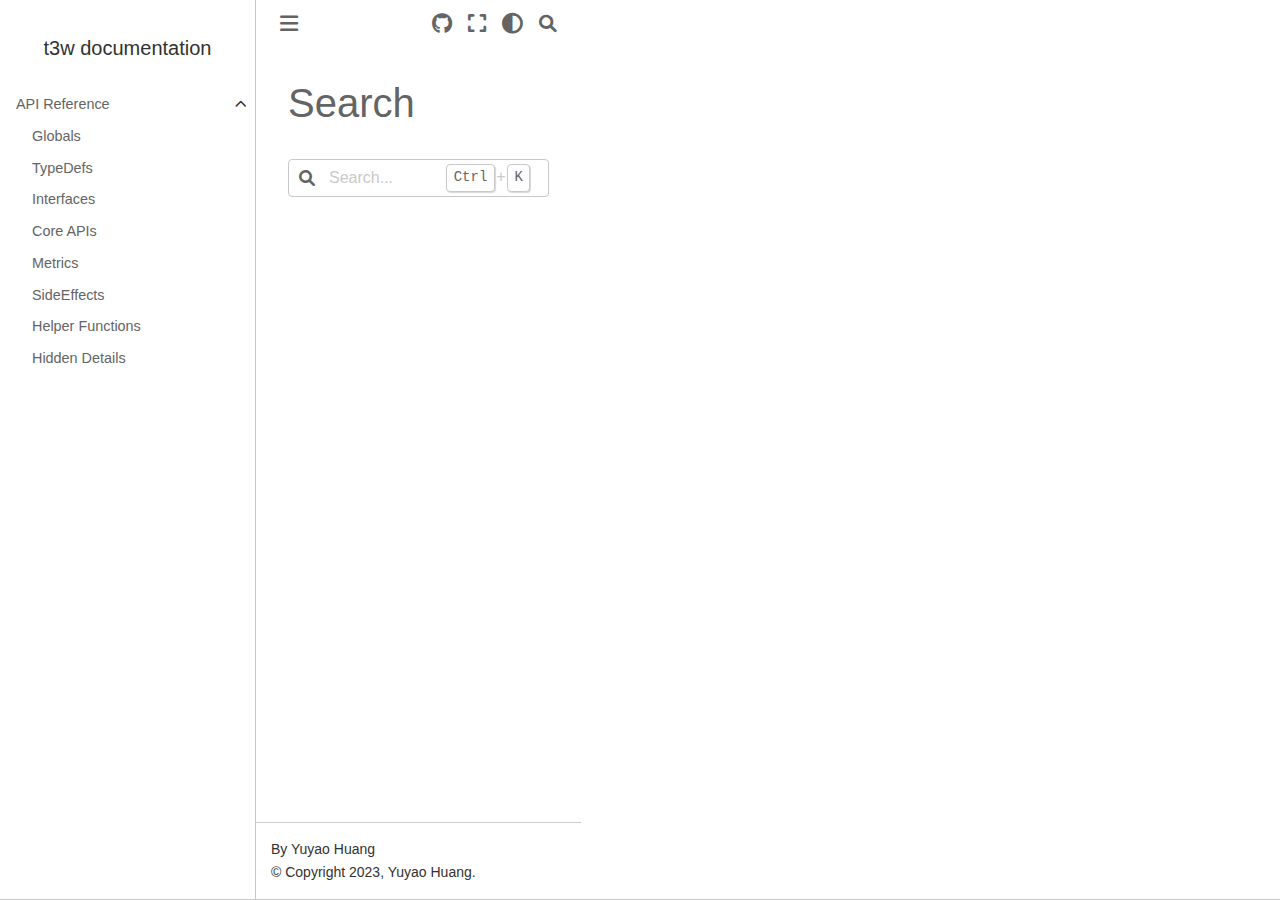
<file: search.html>
<!DOCTYPE html>


<html lang="en" >

  <head>
    <meta charset="utf-8" />
    <meta name="viewport" content="width=device-width, initial-scale=1.0" /><title>Search - t3w  documentation</title>
  
  
  
  <script data-cfasync="false">
    document.documentElement.dataset.mode = localStorage.getItem("mode") || "";
    document.documentElement.dataset.theme = localStorage.getItem("theme") || "light";
  </script>
  
  <!-- Loaded before other Sphinx assets -->
  <link href="_static/styles/theme.css?digest=e353d410970836974a52" rel="stylesheet" />
<link href="_static/styles/bootstrap.css?digest=e353d410970836974a52" rel="stylesheet" />
<link href="_static/styles/pydata-sphinx-theme.css?digest=e353d410970836974a52" rel="stylesheet" />

  
  <link href="_static/vendor/fontawesome/6.1.2/css/all.min.css?digest=e353d410970836974a52" rel="stylesheet" />
  <link rel="preload" as="font" type="font/woff2" crossorigin href="_static/vendor/fontawesome/6.1.2/webfonts/fa-solid-900.woff2" />
<link rel="preload" as="font" type="font/woff2" crossorigin href="_static/vendor/fontawesome/6.1.2/webfonts/fa-brands-400.woff2" />
<link rel="preload" as="font" type="font/woff2" crossorigin href="_static/vendor/fontawesome/6.1.2/webfonts/fa-regular-400.woff2" />

    <link rel="stylesheet" type="text/css" href="_static/pygments.css" />
    <link rel="stylesheet" href="_static/styles/sphinx-book-theme.css?digest=14f4ca6b54d191a8c7657f6c759bf11a5fb86285" type="text/css" />
    <link rel="stylesheet" type="text/css" href="_static/custom.css" />
  
  <!-- Pre-loaded scripts that we'll load fully later -->
  <link rel="preload" as="script" href="_static/scripts/bootstrap.js?digest=e353d410970836974a52" />
<link rel="preload" as="script" href="_static/scripts/pydata-sphinx-theme.js?digest=e353d410970836974a52" />

    <script data-url_root="./" id="documentation_options" src="_static/documentation_options.js"></script>
    <script src="_static/doctools.js"></script>
    <script src="_static/sphinx_highlight.js"></script>
    <script src="_static/scripts/sphinx-book-theme.js?digest=5a5c038af52cf7bc1a1ec88eea08e6366ee68824"></script>
    <script>DOCUMENTATION_OPTIONS.pagename = 'search';</script>
  <script src="_static/searchtools.js"></script>
  <script src="_static/language_data.js"></script>
  <script src="searchindex.js"></script>
    <link rel="index" title="Index" href="genindex.html" />
    <link rel="search" title="Search" href="#" />
  <meta name="viewport" content="width=device-width, initial-scale=1"/>
  <meta name="docsearch:language" content="en"/>
  </head>
  
  
  <body data-bs-spy="scroll" data-bs-target=".bd-toc-nav" data-offset="180" data-bs-root-margin="0px 0px -60%" data-default-mode="">

  
  
  <a class="skip-link" href="#main-content">Skip to main content</a>
  
  <input type="checkbox"
          class="sidebar-toggle"
          name="__primary"
          id="__primary"/>
  <label class="overlay overlay-primary" for="__primary"></label>
  
  <input type="checkbox"
          class="sidebar-toggle"
          name="__secondary"
          id="__secondary"/>
  <label class="overlay overlay-secondary" for="__secondary"></label>
  
  <div class="search-button__wrapper">
    <div class="search-button__overlay"></div>
    <div class="search-button__search-container">
<form class="bd-search d-flex align-items-center"
      action="#"
      method="get">
  <i class="fa-solid fa-magnifying-glass"></i>
  <input type="search"
         class="form-control"
         name="q"
         id="search-input"
         placeholder="Search..."
         aria-label="Search..."
         autocomplete="off"
         autocorrect="off"
         autocapitalize="off"
         spellcheck="false"/>
  <span class="search-button__kbd-shortcut"><kbd class="kbd-shortcut__modifier">Ctrl</kbd>+<kbd>K</kbd></span>
</form></div>
  </div>
  
    <nav class="bd-header navbar navbar-expand-lg bd-navbar">
    </nav>
  
  <div class="bd-container">
    <div class="bd-container__inner bd-page-width">
      
      <div class="bd-sidebar-primary bd-sidebar">
        

  
  <div class="sidebar-header-items sidebar-primary__section">
    
    
    
    
  </div>
  
    <div class="sidebar-primary-items__start sidebar-primary__section">
        <div class="sidebar-primary-item">
  

<a class="navbar-brand logo" href="index.html">
  
  
  
  
  
    <p class="title logo__title">t3w  documentation</p>
  
</a></div>
        <div class="sidebar-primary-item"><nav class="bd-links" id="bd-docs-nav" aria-label="Main">
    <div class="bd-toc-item navbar-nav active">
        <ul class="nav bd-sidenav">
<li class="toctree-l1 has-children"><a class="reference internal" href="api/index.html">API Reference</a><input checked class="toctree-checkbox" id="toctree-checkbox-1" name="toctree-checkbox-1" type="checkbox"/><label class="toctree-toggle" for="toctree-checkbox-1"><i class="fa-solid fa-chevron-down"></i></label><ul>
<li class="toctree-l2"><a class="reference internal" href="api/globals.html">Globals</a></li>
<li class="toctree-l2"><a class="reference internal" href="api/typedefs.html">TypeDefs</a></li>
<li class="toctree-l2"><a class="reference internal" href="api/interfaces.html">Interfaces</a></li>
<li class="toctree-l2"><a class="reference internal" href="api/core.html">Core APIs</a></li>
<li class="toctree-l2"><a class="reference internal" href="api/metrics.html">Metrics</a></li>
<li class="toctree-l2"><a class="reference internal" href="api/side_effects.html">SideEffects</a></li>
<li class="toctree-l2"><a class="reference internal" href="api/helpers.html">Helper Functions</a></li>
<li class="toctree-l2"><a class="reference internal" href="api/hidden.html">Hidden Details</a></li>
</ul>
</li>
</ul>

    </div>
</nav></div>
    </div>
  
  
  <div class="sidebar-primary-items__end sidebar-primary__section">
  </div>
  
  <div id="rtd-footer-container"></div>


      </div>
      
      <main id="main-content" class="bd-main">
        
        

<div class="sbt-scroll-pixel-helper"></div>

          <div class="bd-content">
            <div class="bd-article-container">
              
              <div class="bd-header-article">
<div class="header-article-items header-article__inner">
  
    <div class="header-article-items__start">
      
        <div class="header-article-item"><label class="sidebar-toggle primary-toggle btn btn-sm" for="__primary" title="Toggle primary sidebar" data-bs-placement="bottom" data-bs-toggle="tooltip">
  <span class="fa-solid fa-bars"></span>
</label></div>
      
    </div>
  
  
    <div class="header-article-items__end">
      
        <div class="header-article-item">

<div class="article-header-buttons">


<a href="https://github.com/tjyuyao/t3w" target="_blank"
   class="btn btn-sm btn-source-repository-button"
   title="Source repository"
   data-bs-placement="bottom" data-bs-toggle="tooltip"
>
  

<span class="btn__icon-container">
  <i class="fab fa-github"></i>
  </span>

</a>




<button onclick="toggleFullScreen()"
  class="btn btn-sm btn-fullscreen-button"
  title="Fullscreen mode"
  data-bs-placement="bottom" data-bs-toggle="tooltip"
>
  

<span class="btn__icon-container">
  <i class="fas fa-expand"></i>
  </span>

</button>


<script>
document.write(`
  <button class="theme-switch-button btn btn-sm btn-outline-primary navbar-btn rounded-circle" title="light/dark" aria-label="light/dark" data-bs-placement="bottom" data-bs-toggle="tooltip">
    <span class="theme-switch" data-mode="light"><i class="fa-solid fa-sun"></i></span>
    <span class="theme-switch" data-mode="dark"><i class="fa-solid fa-moon"></i></span>
    <span class="theme-switch" data-mode="auto"><i class="fa-solid fa-circle-half-stroke"></i></span>
  </button>
`);
</script>

<script>
document.write(`
  <button class="btn btn-sm navbar-btn search-button search-button__button" title="Search" aria-label="Search" data-bs-placement="bottom" data-bs-toggle="tooltip">
    <i class="fa-solid fa-magnifying-glass"></i>
  </button>
`);
</script>

</div></div>
      
    </div>
  
</div>
</div>
              
              
  <div class="bd-search-container">
    <h1>Search</h1>
    <noscript>
      <div class="admonition error">
        <p class="admonition-title">Error</p>
        <p>Please activate JavaScript to enable the search functionality.</p>
      </div>
    </noscript>
    
<form class="bd-search d-flex align-items-center"
      action="#"
      method="get">
  <i class="fa-solid fa-magnifying-glass"></i>
  <input type="search"
         class="form-control"
         name="q"
         id="search-input"
         placeholder="Search..."
         aria-label="Search..."
         autocomplete="off"
         autocorrect="off"
         autocapitalize="off"
         spellcheck="false"/>
  <span class="search-button__kbd-shortcut"><kbd class="kbd-shortcut__modifier">Ctrl</kbd>+<kbd>K</kbd></span>
</form>
    <div id="search-results"></div>
  </div>
  <script>
    // Activate the search field on page load
    let searchInput = document.querySelector("form.bd-search input");
    if (searchInput) {
        searchInput.focus();
        searchInput.select();
        console.log("[PST]: Set focus on search field.");
    }
  </script>

              
              
                <footer class="bd-footer-article">
                  
<div class="footer-article-items footer-article__inner">
  
    <div class="footer-article-item"><!-- Previous / next buttons -->
<div class="prev-next-area">
</div></div>
  
</div>

                </footer>
              
            </div>
            
            
              
            
          </div>
          <footer class="bd-footer-content">
            
<div class="bd-footer-content__inner container">
  
  <div class="footer-item">
    
<p class="component-author">
By Yuyao Huang
</p>

  </div>
  
  <div class="footer-item">
    
  <p class="copyright">
    
      © Copyright 2023, Yuyao Huang.
      <br/>
    
  </p>

  </div>
  
  <div class="footer-item">
    
  </div>
  
  <div class="footer-item">
    
  </div>
  
</div>
          </footer>
        

      </main>
    </div>
  </div>
  
  <!-- Scripts loaded after <body> so the DOM is not blocked -->
  <script src="_static/scripts/bootstrap.js?digest=e353d410970836974a52"></script>
<script src="_static/scripts/pydata-sphinx-theme.js?digest=e353d410970836974a52"></script>

  <footer class="bd-footer">
  </footer>
  </body>
</html>
</file>
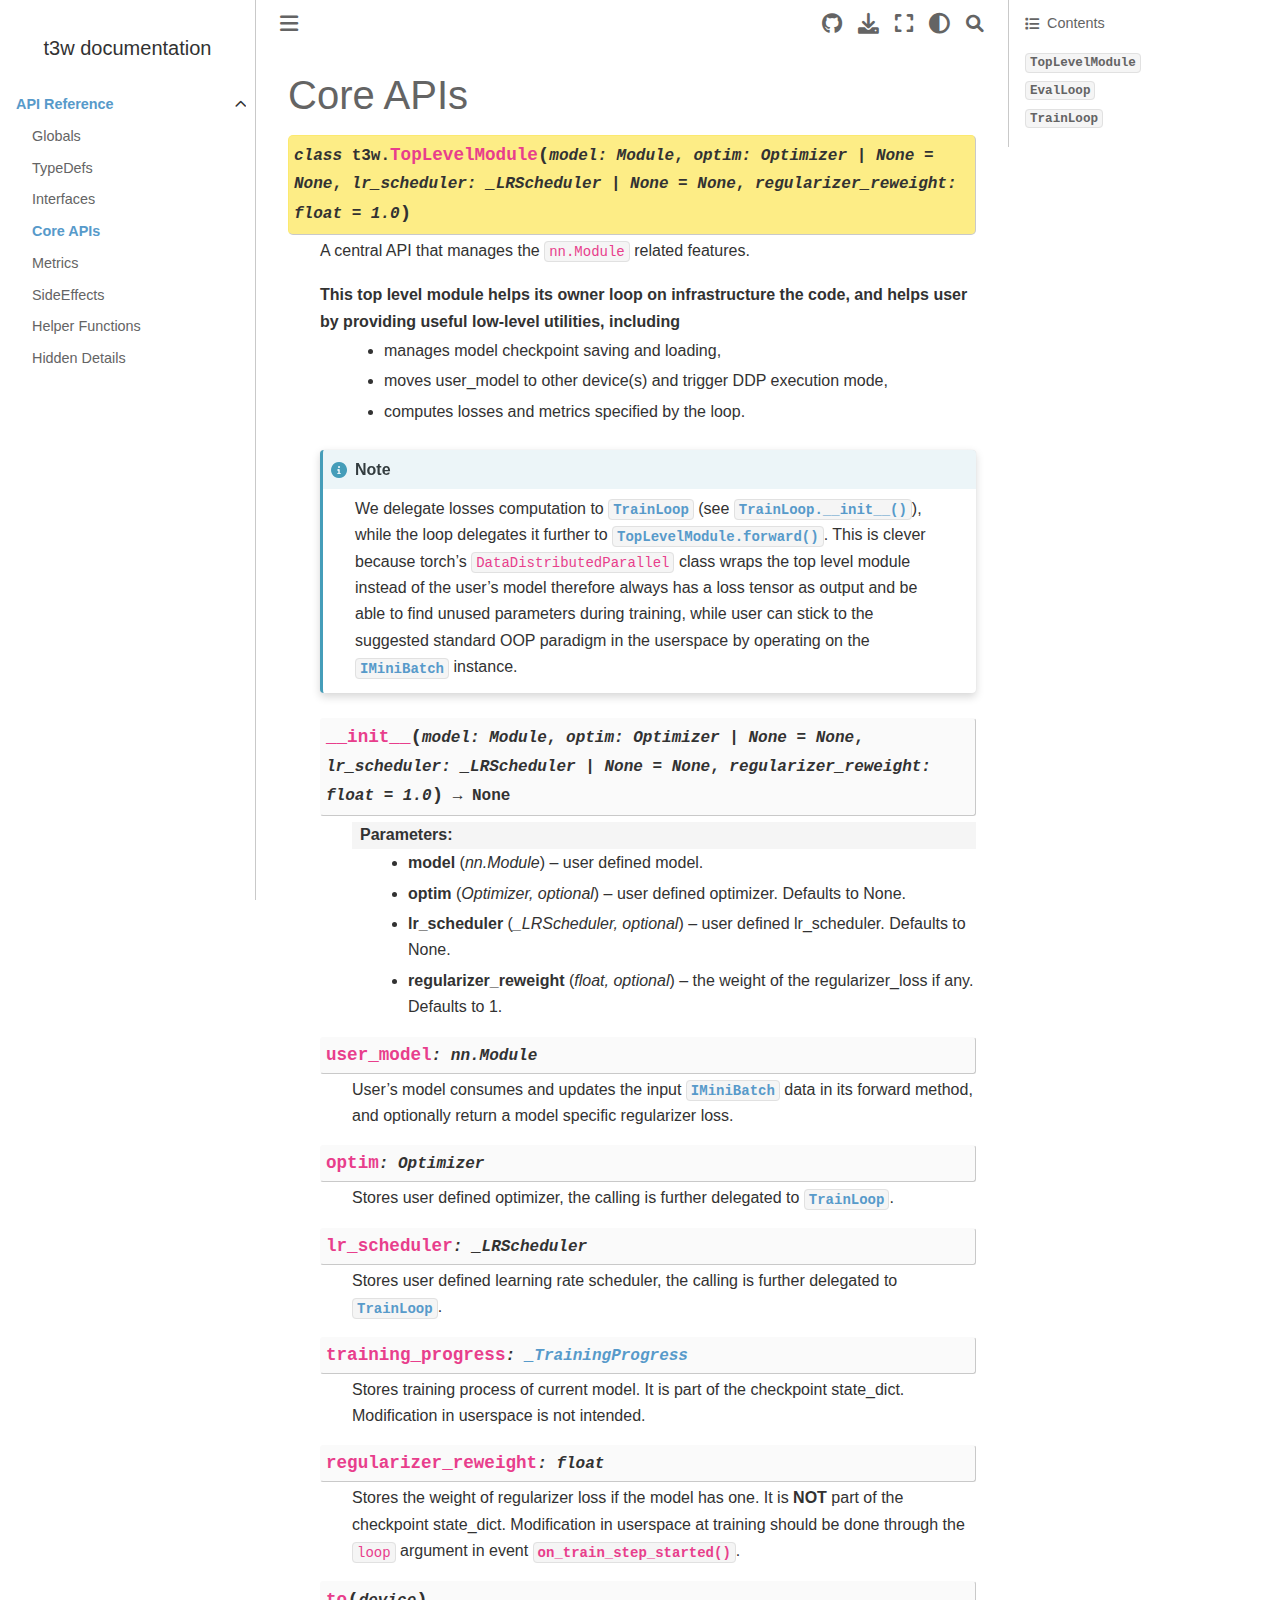
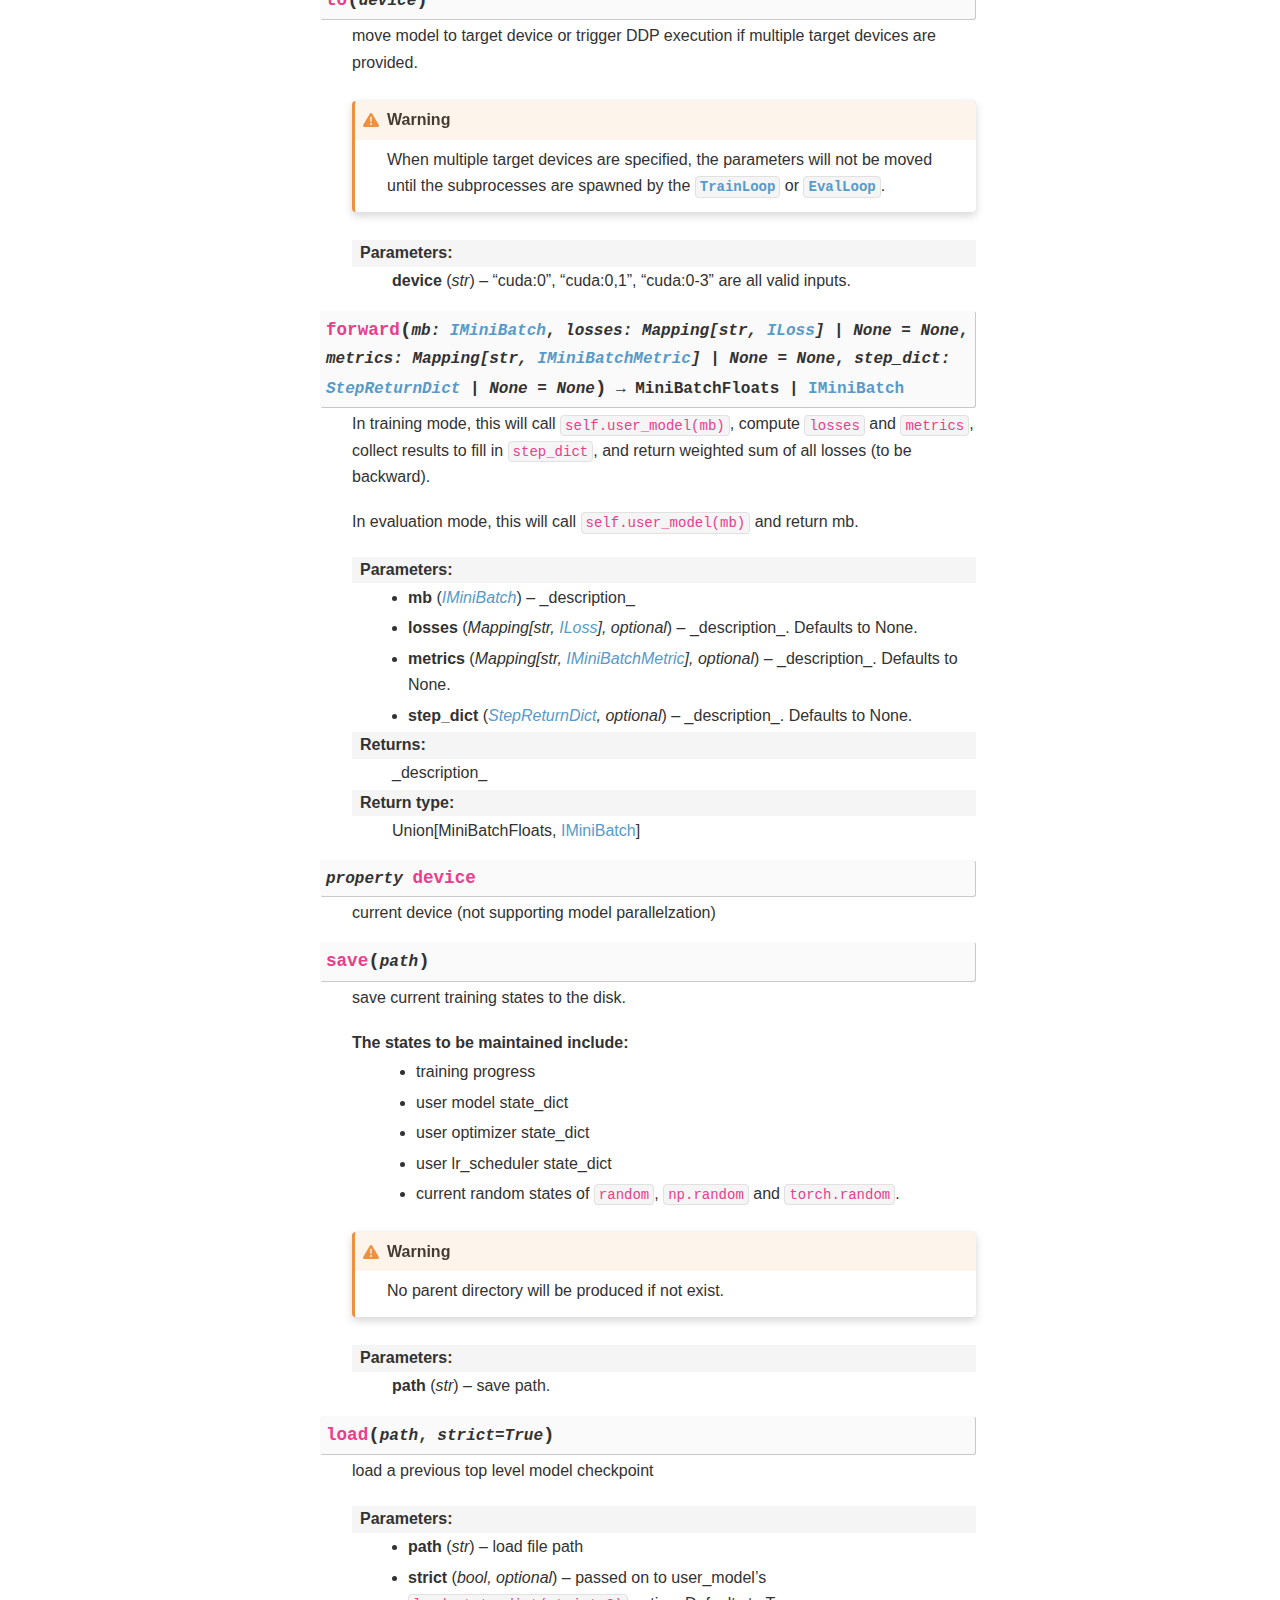
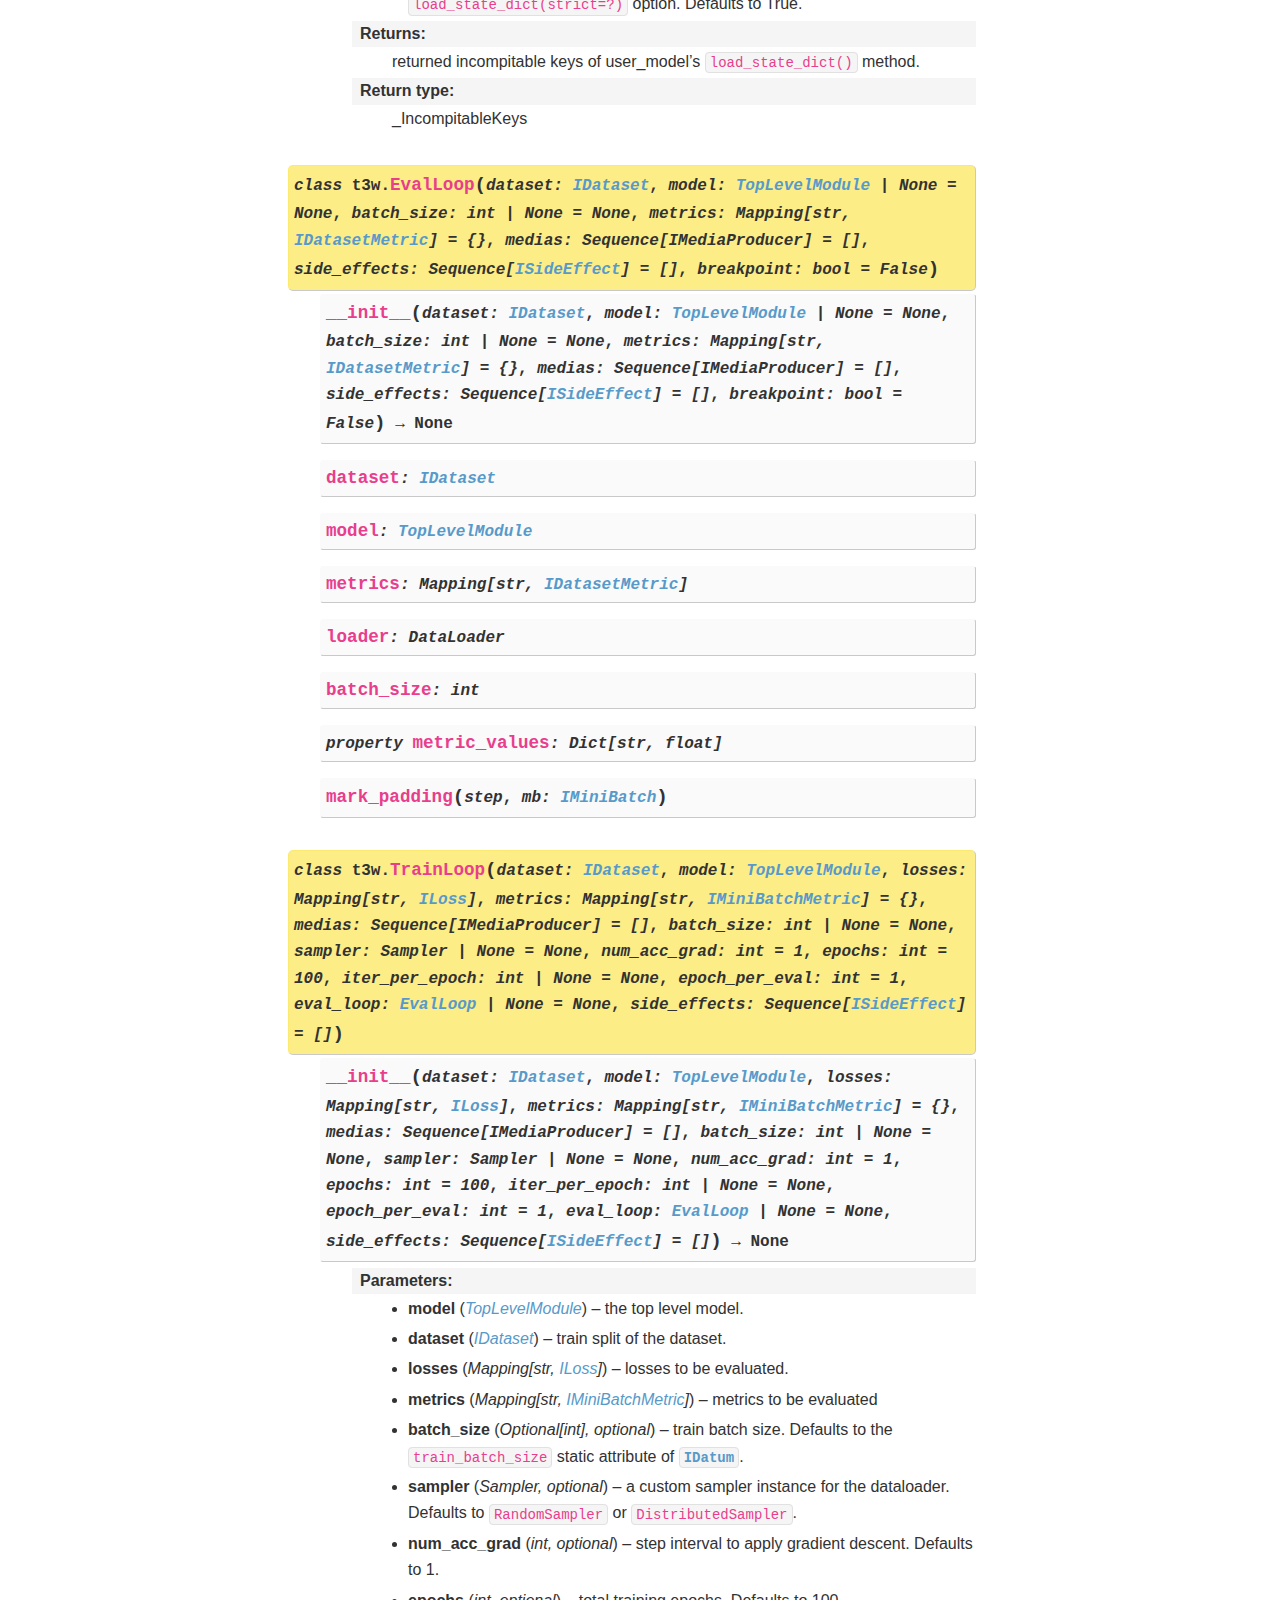
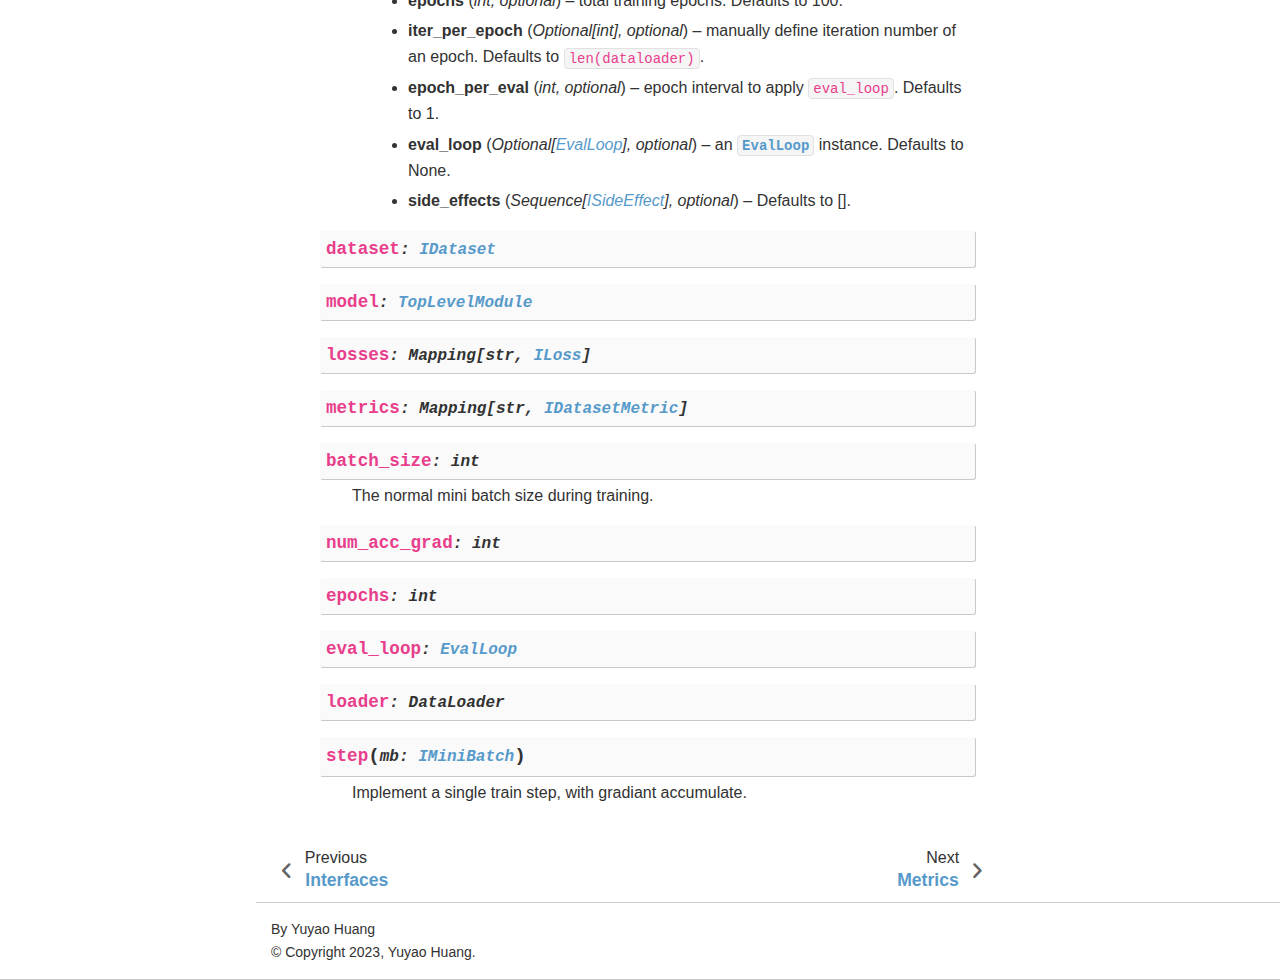
<file: api/core.html>
<!DOCTYPE html>


<html lang="en" >

  <head>
    <meta charset="utf-8" />
    <meta name="viewport" content="width=device-width, initial-scale=1.0" /><meta name="generator" content="Docutils 0.19: https://docutils.sourceforge.io/" />

    <title>Core APIs &#8212; t3w  documentation</title>
  
  
  
  <script data-cfasync="false">
    document.documentElement.dataset.mode = localStorage.getItem("mode") || "";
    document.documentElement.dataset.theme = localStorage.getItem("theme") || "light";
  </script>
  
  <!-- Loaded before other Sphinx assets -->
  <link href="../_static/styles/theme.css?digest=e353d410970836974a52" rel="stylesheet" />
<link href="../_static/styles/bootstrap.css?digest=e353d410970836974a52" rel="stylesheet" />
<link href="../_static/styles/pydata-sphinx-theme.css?digest=e353d410970836974a52" rel="stylesheet" />

  
  <link href="../_static/vendor/fontawesome/6.1.2/css/all.min.css?digest=e353d410970836974a52" rel="stylesheet" />
  <link rel="preload" as="font" type="font/woff2" crossorigin href="../_static/vendor/fontawesome/6.1.2/webfonts/fa-solid-900.woff2" />
<link rel="preload" as="font" type="font/woff2" crossorigin href="../_static/vendor/fontawesome/6.1.2/webfonts/fa-brands-400.woff2" />
<link rel="preload" as="font" type="font/woff2" crossorigin href="../_static/vendor/fontawesome/6.1.2/webfonts/fa-regular-400.woff2" />

    <link rel="stylesheet" type="text/css" href="../_static/pygments.css" />
    <link rel="stylesheet" href="../_static/styles/sphinx-book-theme.css?digest=14f4ca6b54d191a8c7657f6c759bf11a5fb86285" type="text/css" />
    <link rel="stylesheet" type="text/css" href="../_static/custom.css" />
  
  <!-- Pre-loaded scripts that we'll load fully later -->
  <link rel="preload" as="script" href="../_static/scripts/bootstrap.js?digest=e353d410970836974a52" />
<link rel="preload" as="script" href="../_static/scripts/pydata-sphinx-theme.js?digest=e353d410970836974a52" />

    <script data-url_root="../" id="documentation_options" src="../_static/documentation_options.js"></script>
    <script src="../_static/doctools.js"></script>
    <script src="../_static/sphinx_highlight.js"></script>
    <script src="../_static/scripts/sphinx-book-theme.js?digest=5a5c038af52cf7bc1a1ec88eea08e6366ee68824"></script>
    <script>DOCUMENTATION_OPTIONS.pagename = 'api/core';</script>
    <link rel="index" title="Index" href="../genindex.html" />
    <link rel="search" title="Search" href="../search.html" />
    <link rel="next" title="Metrics" href="metrics.html" />
    <link rel="prev" title="Interfaces" href="interfaces.html" />
  <meta name="viewport" content="width=device-width, initial-scale=1"/>
  <meta name="docsearch:language" content="en"/>
  </head>
  
  
  <body data-bs-spy="scroll" data-bs-target=".bd-toc-nav" data-offset="180" data-bs-root-margin="0px 0px -60%" data-default-mode="">

  
  
  <a class="skip-link" href="#main-content">Skip to main content</a>
  
  <input type="checkbox"
          class="sidebar-toggle"
          name="__primary"
          id="__primary"/>
  <label class="overlay overlay-primary" for="__primary"></label>
  
  <input type="checkbox"
          class="sidebar-toggle"
          name="__secondary"
          id="__secondary"/>
  <label class="overlay overlay-secondary" for="__secondary"></label>
  
  <div class="search-button__wrapper">
    <div class="search-button__overlay"></div>
    <div class="search-button__search-container">
<form class="bd-search d-flex align-items-center"
      action="../search.html"
      method="get">
  <i class="fa-solid fa-magnifying-glass"></i>
  <input type="search"
         class="form-control"
         name="q"
         id="search-input"
         placeholder="Search..."
         aria-label="Search..."
         autocomplete="off"
         autocorrect="off"
         autocapitalize="off"
         spellcheck="false"/>
  <span class="search-button__kbd-shortcut"><kbd class="kbd-shortcut__modifier">Ctrl</kbd>+<kbd>K</kbd></span>
</form></div>
  </div>
  
    <nav class="bd-header navbar navbar-expand-lg bd-navbar">
    </nav>
  
  <div class="bd-container">
    <div class="bd-container__inner bd-page-width">
      
      <div class="bd-sidebar-primary bd-sidebar">
        

  
  <div class="sidebar-header-items sidebar-primary__section">
    
    
    
    
  </div>
  
    <div class="sidebar-primary-items__start sidebar-primary__section">
        <div class="sidebar-primary-item">
  

<a class="navbar-brand logo" href="../index.html">
  
  
  
  
  
    <p class="title logo__title">t3w  documentation</p>
  
</a></div>
        <div class="sidebar-primary-item"><nav class="bd-links" id="bd-docs-nav" aria-label="Main">
    <div class="bd-toc-item navbar-nav active">
        <ul class="current nav bd-sidenav">
<li class="toctree-l1 current active has-children"><a class="reference internal" href="index.html">API Reference</a><input checked class="toctree-checkbox" id="toctree-checkbox-1" name="toctree-checkbox-1" type="checkbox"/><label class="toctree-toggle" for="toctree-checkbox-1"><i class="fa-solid fa-chevron-down"></i></label><ul class="current">
<li class="toctree-l2"><a class="reference internal" href="globals.html">Globals</a></li>
<li class="toctree-l2"><a class="reference internal" href="typedefs.html">TypeDefs</a></li>
<li class="toctree-l2"><a class="reference internal" href="interfaces.html">Interfaces</a></li>
<li class="toctree-l2 current active"><a class="current reference internal" href="#">Core APIs</a></li>
<li class="toctree-l2"><a class="reference internal" href="metrics.html">Metrics</a></li>
<li class="toctree-l2"><a class="reference internal" href="side_effects.html">SideEffects</a></li>
<li class="toctree-l2"><a class="reference internal" href="helpers.html">Helper Functions</a></li>
<li class="toctree-l2"><a class="reference internal" href="hidden.html">Hidden Details</a></li>
</ul>
</li>
</ul>

    </div>
</nav></div>
    </div>
  
  
  <div class="sidebar-primary-items__end sidebar-primary__section">
  </div>
  
  <div id="rtd-footer-container"></div>


      </div>
      
      <main id="main-content" class="bd-main">
        
        

<div class="sbt-scroll-pixel-helper"></div>

          <div class="bd-content">
            <div class="bd-article-container">
              
              <div class="bd-header-article">
<div class="header-article-items header-article__inner">
  
    <div class="header-article-items__start">
      
        <div class="header-article-item"><label class="sidebar-toggle primary-toggle btn btn-sm" for="__primary" title="Toggle primary sidebar" data-bs-placement="bottom" data-bs-toggle="tooltip">
  <span class="fa-solid fa-bars"></span>
</label></div>
      
    </div>
  
  
    <div class="header-article-items__end">
      
        <div class="header-article-item">

<div class="article-header-buttons">


<a href="https://github.com/tjyuyao/t3w" target="_blank"
   class="btn btn-sm btn-source-repository-button"
   title="Source repository"
   data-bs-placement="bottom" data-bs-toggle="tooltip"
>
  

<span class="btn__icon-container">
  <i class="fab fa-github"></i>
  </span>

</a>






<div class="dropdown dropdown-download-buttons">
  <button class="btn dropdown-toggle" type="button" data-bs-toggle="dropdown" aria-expanded="false" aria-label="Download this page">
    <i class="fas fa-download"></i>
  </button>
  <ul class="dropdown-menu">
      
      
      
      <li><a href="../_sources/api/core.rst" target="_blank"
   class="btn btn-sm btn-download-source-button dropdown-item"
   title="Download source file"
   data-bs-placement="left" data-bs-toggle="tooltip"
>
  

<span class="btn__icon-container">
  <i class="fas fa-file"></i>
  </span>
<span class="btn__text-container">.rst</span>
</a>
</li>
      
      
      
      
      <li>
<button onclick="window.print()"
  class="btn btn-sm btn-download-pdf-button dropdown-item"
  title="Print to PDF"
  data-bs-placement="left" data-bs-toggle="tooltip"
>
  

<span class="btn__icon-container">
  <i class="fas fa-file-pdf"></i>
  </span>
<span class="btn__text-container">.pdf</span>
</button>
</li>
      
  </ul>
</div>




<button onclick="toggleFullScreen()"
  class="btn btn-sm btn-fullscreen-button"
  title="Fullscreen mode"
  data-bs-placement="bottom" data-bs-toggle="tooltip"
>
  

<span class="btn__icon-container">
  <i class="fas fa-expand"></i>
  </span>

</button>


<script>
document.write(`
  <button class="theme-switch-button btn btn-sm btn-outline-primary navbar-btn rounded-circle" title="light/dark" aria-label="light/dark" data-bs-placement="bottom" data-bs-toggle="tooltip">
    <span class="theme-switch" data-mode="light"><i class="fa-solid fa-sun"></i></span>
    <span class="theme-switch" data-mode="dark"><i class="fa-solid fa-moon"></i></span>
    <span class="theme-switch" data-mode="auto"><i class="fa-solid fa-circle-half-stroke"></i></span>
  </button>
`);
</script>

<script>
document.write(`
  <button class="btn btn-sm navbar-btn search-button search-button__button" title="Search" aria-label="Search" data-bs-placement="bottom" data-bs-toggle="tooltip">
    <i class="fa-solid fa-magnifying-glass"></i>
  </button>
`);
</script>
<label class="sidebar-toggle secondary-toggle btn btn-sm" for="__secondary"title="Toggle secondary sidebar" data-bs-placement="bottom" data-bs-toggle="tooltip">
    <span class="fa-solid fa-list"></span>
</label>
</div></div>
      
    </div>
  
</div>
</div>
              
              

<div id="jb-print-docs-body" class="onlyprint">
    <h1>Core APIs</h1>
    <!-- Table of contents -->
    <div id="print-main-content">
        <div id="jb-print-toc">
            
            <div>
                <h2> Contents </h2>
            </div>
            <nav aria-label="Page">
                <ul class="visible nav section-nav flex-column">
<li class="toc-h2 nav-item toc-entry"><a class="reference internal nav-link" href="#t3w.TopLevelModule"><code class="docutils literal notranslate"><span class="pre">TopLevelModule</span></code></a><ul class="nav section-nav flex-column">
<li class="toc-h3 nav-item toc-entry"><a class="reference internal nav-link" href="#t3w.TopLevelModule.__init__"><code class="docutils literal notranslate"><span class="pre">TopLevelModule.__init__()</span></code></a></li>
<li class="toc-h3 nav-item toc-entry"><a class="reference internal nav-link" href="#t3w.TopLevelModule.user_model"><code class="docutils literal notranslate"><span class="pre">TopLevelModule.user_model</span></code></a></li>
<li class="toc-h3 nav-item toc-entry"><a class="reference internal nav-link" href="#t3w.TopLevelModule.optim"><code class="docutils literal notranslate"><span class="pre">TopLevelModule.optim</span></code></a></li>
<li class="toc-h3 nav-item toc-entry"><a class="reference internal nav-link" href="#t3w.TopLevelModule.lr_scheduler"><code class="docutils literal notranslate"><span class="pre">TopLevelModule.lr_scheduler</span></code></a></li>
<li class="toc-h3 nav-item toc-entry"><a class="reference internal nav-link" href="#t3w.TopLevelModule.training_progress"><code class="docutils literal notranslate"><span class="pre">TopLevelModule.training_progress</span></code></a></li>
<li class="toc-h3 nav-item toc-entry"><a class="reference internal nav-link" href="#t3w.TopLevelModule.regularizer_reweight"><code class="docutils literal notranslate"><span class="pre">TopLevelModule.regularizer_reweight</span></code></a></li>
<li class="toc-h3 nav-item toc-entry"><a class="reference internal nav-link" href="#t3w.TopLevelModule.to"><code class="docutils literal notranslate"><span class="pre">TopLevelModule.to()</span></code></a></li>
<li class="toc-h3 nav-item toc-entry"><a class="reference internal nav-link" href="#t3w.TopLevelModule.forward"><code class="docutils literal notranslate"><span class="pre">TopLevelModule.forward()</span></code></a></li>
<li class="toc-h3 nav-item toc-entry"><a class="reference internal nav-link" href="#t3w.TopLevelModule.device"><code class="docutils literal notranslate"><span class="pre">TopLevelModule.device</span></code></a></li>
<li class="toc-h3 nav-item toc-entry"><a class="reference internal nav-link" href="#t3w.TopLevelModule.save"><code class="docutils literal notranslate"><span class="pre">TopLevelModule.save()</span></code></a></li>
<li class="toc-h3 nav-item toc-entry"><a class="reference internal nav-link" href="#t3w.TopLevelModule.load"><code class="docutils literal notranslate"><span class="pre">TopLevelModule.load()</span></code></a></li>
</ul>
</li>
<li class="toc-h2 nav-item toc-entry"><a class="reference internal nav-link" href="#t3w.EvalLoop"><code class="docutils literal notranslate"><span class="pre">EvalLoop</span></code></a><ul class="nav section-nav flex-column">
<li class="toc-h3 nav-item toc-entry"><a class="reference internal nav-link" href="#t3w.EvalLoop.__init__"><code class="docutils literal notranslate"><span class="pre">EvalLoop.__init__()</span></code></a></li>
<li class="toc-h3 nav-item toc-entry"><a class="reference internal nav-link" href="#t3w.EvalLoop.dataset"><code class="docutils literal notranslate"><span class="pre">EvalLoop.dataset</span></code></a></li>
<li class="toc-h3 nav-item toc-entry"><a class="reference internal nav-link" href="#t3w.EvalLoop.model"><code class="docutils literal notranslate"><span class="pre">EvalLoop.model</span></code></a></li>
<li class="toc-h3 nav-item toc-entry"><a class="reference internal nav-link" href="#t3w.EvalLoop.metrics"><code class="docutils literal notranslate"><span class="pre">EvalLoop.metrics</span></code></a></li>
<li class="toc-h3 nav-item toc-entry"><a class="reference internal nav-link" href="#t3w.EvalLoop.loader"><code class="docutils literal notranslate"><span class="pre">EvalLoop.loader</span></code></a></li>
<li class="toc-h3 nav-item toc-entry"><a class="reference internal nav-link" href="#t3w.EvalLoop.batch_size"><code class="docutils literal notranslate"><span class="pre">EvalLoop.batch_size</span></code></a></li>
<li class="toc-h3 nav-item toc-entry"><a class="reference internal nav-link" href="#t3w.EvalLoop.metric_values"><code class="docutils literal notranslate"><span class="pre">EvalLoop.metric_values</span></code></a></li>
<li class="toc-h3 nav-item toc-entry"><a class="reference internal nav-link" href="#t3w.EvalLoop.mark_padding"><code class="docutils literal notranslate"><span class="pre">EvalLoop.mark_padding()</span></code></a></li>
</ul>
</li>
<li class="toc-h2 nav-item toc-entry"><a class="reference internal nav-link" href="#t3w.TrainLoop"><code class="docutils literal notranslate"><span class="pre">TrainLoop</span></code></a><ul class="nav section-nav flex-column">
<li class="toc-h3 nav-item toc-entry"><a class="reference internal nav-link" href="#t3w.TrainLoop.__init__"><code class="docutils literal notranslate"><span class="pre">TrainLoop.__init__()</span></code></a></li>
<li class="toc-h3 nav-item toc-entry"><a class="reference internal nav-link" href="#t3w.TrainLoop.dataset"><code class="docutils literal notranslate"><span class="pre">TrainLoop.dataset</span></code></a></li>
<li class="toc-h3 nav-item toc-entry"><a class="reference internal nav-link" href="#t3w.TrainLoop.model"><code class="docutils literal notranslate"><span class="pre">TrainLoop.model</span></code></a></li>
<li class="toc-h3 nav-item toc-entry"><a class="reference internal nav-link" href="#t3w.TrainLoop.losses"><code class="docutils literal notranslate"><span class="pre">TrainLoop.losses</span></code></a></li>
<li class="toc-h3 nav-item toc-entry"><a class="reference internal nav-link" href="#t3w.TrainLoop.metrics"><code class="docutils literal notranslate"><span class="pre">TrainLoop.metrics</span></code></a></li>
<li class="toc-h3 nav-item toc-entry"><a class="reference internal nav-link" href="#t3w.TrainLoop.batch_size"><code class="docutils literal notranslate"><span class="pre">TrainLoop.batch_size</span></code></a></li>
<li class="toc-h3 nav-item toc-entry"><a class="reference internal nav-link" href="#t3w.TrainLoop.num_acc_grad"><code class="docutils literal notranslate"><span class="pre">TrainLoop.num_acc_grad</span></code></a></li>
<li class="toc-h3 nav-item toc-entry"><a class="reference internal nav-link" href="#t3w.TrainLoop.epochs"><code class="docutils literal notranslate"><span class="pre">TrainLoop.epochs</span></code></a></li>
<li class="toc-h3 nav-item toc-entry"><a class="reference internal nav-link" href="#t3w.TrainLoop.eval_loop"><code class="docutils literal notranslate"><span class="pre">TrainLoop.eval_loop</span></code></a></li>
<li class="toc-h3 nav-item toc-entry"><a class="reference internal nav-link" href="#t3w.TrainLoop.loader"><code class="docutils literal notranslate"><span class="pre">TrainLoop.loader</span></code></a></li>
<li class="toc-h3 nav-item toc-entry"><a class="reference internal nav-link" href="#t3w.TrainLoop.step"><code class="docutils literal notranslate"><span class="pre">TrainLoop.step()</span></code></a></li>
</ul>
</li>
</ul>
            </nav>
        </div>
    </div>
</div>

              
                
<div id="searchbox"></div>
                <article class="bd-article" role="main">
                  
  <section id="core-apis">
<h1>Core APIs<a class="headerlink" href="#core-apis" title="Permalink to this heading">#</a></h1>
<dl class="py class">
<dt class="sig sig-object py" id="t3w.TopLevelModule">
<em class="property"><span class="pre">class</span><span class="w"> </span></em><span class="sig-prename descclassname"><span class="pre">t3w.</span></span><span class="sig-name descname"><span class="pre">TopLevelModule</span></span><span class="sig-paren">(</span><em class="sig-param"><span class="n"><span class="pre">model</span></span><span class="p"><span class="pre">:</span></span><span class="w"> </span><span class="n"><span class="pre">Module</span></span></em>, <em class="sig-param"><span class="n"><span class="pre">optim</span></span><span class="p"><span class="pre">:</span></span><span class="w"> </span><span class="n"><span class="pre">Optimizer</span><span class="w"> </span><span class="p"><span class="pre">|</span></span><span class="w"> </span><span class="pre">None</span></span><span class="w"> </span><span class="o"><span class="pre">=</span></span><span class="w"> </span><span class="default_value"><span class="pre">None</span></span></em>, <em class="sig-param"><span class="n"><span class="pre">lr_scheduler</span></span><span class="p"><span class="pre">:</span></span><span class="w"> </span><span class="n"><span class="pre">_LRScheduler</span><span class="w"> </span><span class="p"><span class="pre">|</span></span><span class="w"> </span><span class="pre">None</span></span><span class="w"> </span><span class="o"><span class="pre">=</span></span><span class="w"> </span><span class="default_value"><span class="pre">None</span></span></em>, <em class="sig-param"><span class="n"><span class="pre">regularizer_reweight</span></span><span class="p"><span class="pre">:</span></span><span class="w"> </span><span class="n"><span class="pre">float</span></span><span class="w"> </span><span class="o"><span class="pre">=</span></span><span class="w"> </span><span class="default_value"><span class="pre">1.0</span></span></em><span class="sig-paren">)</span><a class="headerlink" href="#t3w.TopLevelModule" title="Permalink to this definition">#</a></dt>
<dd><p>A central API that manages the <code class="docutils literal notranslate"><span class="pre">nn.Module</span></code> related features.</p>
<dl class="simple">
<dt>This top level module helps its owner loop on infrastructure the code, and helps user by providing useful low-level utilities, including</dt><dd><ul class="simple">
<li><p>manages model checkpoint saving and loading,</p></li>
<li><p>moves user_model to other device(s) and trigger DDP execution mode,</p></li>
<li><p>computes losses and metrics specified by the loop.</p></li>
</ul>
</dd>
</dl>
<div class="admonition note">
<p class="admonition-title">Note</p>
<p>We delegate losses computation to <a class="reference internal" href="#t3w.TrainLoop" title="t3w.TrainLoop"><code class="xref py py-class docutils literal notranslate"><span class="pre">TrainLoop</span></code></a> (see
<a class="reference internal" href="#t3w.TrainLoop.__init__" title="t3w.TrainLoop.__init__"><code class="xref py py-meth docutils literal notranslate"><span class="pre">TrainLoop.__init__()</span></code></a>), while the loop delegates it further to
<a class="reference internal" href="#t3w.TopLevelModule.forward" title="t3w.TopLevelModule.forward"><code class="xref py py-meth docutils literal notranslate"><span class="pre">TopLevelModule.forward()</span></code></a>. This is clever because torch’s
<code class="docutils literal notranslate"><span class="pre">DataDistributedParallel</span></code> class wraps the top level module instead of
the user’s model therefore always has a loss tensor as output and be
able to find unused parameters during training, while user can stick to
the suggested standard OOP paradigm in the userspace by operating on the
<a class="reference internal" href="interfaces.html#t3w.IMiniBatch" title="t3w.IMiniBatch"><code class="xref py py-class docutils literal notranslate"><span class="pre">IMiniBatch</span></code></a> instance.</p>
</div>
<dl class="py method">
<dt class="sig sig-object py" id="t3w.TopLevelModule.__init__">
<span class="sig-name descname"><span class="pre">__init__</span></span><span class="sig-paren">(</span><em class="sig-param"><span class="n"><span class="pre">model</span></span><span class="p"><span class="pre">:</span></span><span class="w"> </span><span class="n"><span class="pre">Module</span></span></em>, <em class="sig-param"><span class="n"><span class="pre">optim</span></span><span class="p"><span class="pre">:</span></span><span class="w"> </span><span class="n"><span class="pre">Optimizer</span><span class="w"> </span><span class="p"><span class="pre">|</span></span><span class="w"> </span><span class="pre">None</span></span><span class="w"> </span><span class="o"><span class="pre">=</span></span><span class="w"> </span><span class="default_value"><span class="pre">None</span></span></em>, <em class="sig-param"><span class="n"><span class="pre">lr_scheduler</span></span><span class="p"><span class="pre">:</span></span><span class="w"> </span><span class="n"><span class="pre">_LRScheduler</span><span class="w"> </span><span class="p"><span class="pre">|</span></span><span class="w"> </span><span class="pre">None</span></span><span class="w"> </span><span class="o"><span class="pre">=</span></span><span class="w"> </span><span class="default_value"><span class="pre">None</span></span></em>, <em class="sig-param"><span class="n"><span class="pre">regularizer_reweight</span></span><span class="p"><span class="pre">:</span></span><span class="w"> </span><span class="n"><span class="pre">float</span></span><span class="w"> </span><span class="o"><span class="pre">=</span></span><span class="w"> </span><span class="default_value"><span class="pre">1.0</span></span></em><span class="sig-paren">)</span> <span class="sig-return"><span class="sig-return-icon">&#x2192;</span> <span class="sig-return-typehint"><span class="pre">None</span></span></span><a class="headerlink" href="#t3w.TopLevelModule.__init__" title="Permalink to this definition">#</a></dt>
<dd><dl class="field-list simple">
<dt class="field-odd">Parameters<span class="colon">:</span></dt>
<dd class="field-odd"><ul class="simple">
<li><p><strong>model</strong> (<em>nn.Module</em>) – user defined model.</p></li>
<li><p><strong>optim</strong> (<em>Optimizer</em><em>, </em><em>optional</em>) – user defined optimizer. Defaults to None.</p></li>
<li><p><strong>lr_scheduler</strong> (<em>_LRScheduler</em><em>, </em><em>optional</em>) – user defined lr_scheduler. Defaults to None.</p></li>
<li><p><strong>regularizer_reweight</strong> (<em>float</em><em>, </em><em>optional</em>) – the weight of the regularizer_loss if any. Defaults to 1.</p></li>
</ul>
</dd>
</dl>
</dd></dl>

<dl class="py attribute">
<dt class="sig sig-object py" id="t3w.TopLevelModule.user_model">
<span class="sig-name descname"><span class="pre">user_model</span></span><em class="property"><span class="p"><span class="pre">:</span></span><span class="w"> </span><span class="pre">nn.Module</span></em><a class="headerlink" href="#t3w.TopLevelModule.user_model" title="Permalink to this definition">#</a></dt>
<dd><p>User’s model consumes and updates the input <a class="reference internal" href="interfaces.html#t3w.IMiniBatch" title="t3w.IMiniBatch"><code class="xref py py-class docutils literal notranslate"><span class="pre">IMiniBatch</span></code></a> data in its forward method, and optionally return a model specific regularizer loss.</p>
</dd></dl>

<dl class="py attribute">
<dt class="sig sig-object py" id="t3w.TopLevelModule.optim">
<span class="sig-name descname"><span class="pre">optim</span></span><em class="property"><span class="p"><span class="pre">:</span></span><span class="w"> </span><span class="pre">Optimizer</span></em><a class="headerlink" href="#t3w.TopLevelModule.optim" title="Permalink to this definition">#</a></dt>
<dd><p>Stores user defined optimizer, the calling is further delegated to <a class="reference internal" href="#t3w.TrainLoop" title="t3w.TrainLoop"><code class="xref py py-class docutils literal notranslate"><span class="pre">TrainLoop</span></code></a>.</p>
</dd></dl>

<dl class="py attribute">
<dt class="sig sig-object py" id="t3w.TopLevelModule.lr_scheduler">
<span class="sig-name descname"><span class="pre">lr_scheduler</span></span><em class="property"><span class="p"><span class="pre">:</span></span><span class="w"> </span><span class="pre">_LRScheduler</span></em><a class="headerlink" href="#t3w.TopLevelModule.lr_scheduler" title="Permalink to this definition">#</a></dt>
<dd><p>Stores user defined learning rate scheduler, the calling is further delegated to <a class="reference internal" href="#t3w.TrainLoop" title="t3w.TrainLoop"><code class="xref py py-class docutils literal notranslate"><span class="pre">TrainLoop</span></code></a>.</p>
</dd></dl>

<dl class="py attribute">
<dt class="sig sig-object py" id="t3w.TopLevelModule.training_progress">
<span class="sig-name descname"><span class="pre">training_progress</span></span><em class="property"><span class="p"><span class="pre">:</span></span><span class="w"> </span><a class="reference internal" href="hidden.html#t3w.core._TrainingProgress" title="t3w.core._TrainingProgress"><span class="pre">_TrainingProgress</span></a></em><a class="headerlink" href="#t3w.TopLevelModule.training_progress" title="Permalink to this definition">#</a></dt>
<dd><p>Stores training process of current model. It is part of the checkpoint state_dict. Modification in userspace is not intended.</p>
</dd></dl>

<dl class="py attribute">
<dt class="sig sig-object py" id="t3w.TopLevelModule.regularizer_reweight">
<span class="sig-name descname"><span class="pre">regularizer_reweight</span></span><em class="property"><span class="p"><span class="pre">:</span></span><span class="w"> </span><span class="pre">float</span></em><a class="headerlink" href="#t3w.TopLevelModule.regularizer_reweight" title="Permalink to this definition">#</a></dt>
<dd><p>Stores the weight of regularizer loss if the model has one. It is <strong>NOT</strong> part of the checkpoint state_dict.  Modification in userspace at training should be done through the <code class="docutils literal notranslate"><span class="pre">loop</span></code> argument in event <code class="xref py py-meth docutils literal notranslate"><span class="pre">on_train_step_started()</span></code>.</p>
</dd></dl>

<dl class="py method">
<dt class="sig sig-object py" id="t3w.TopLevelModule.to">
<span class="sig-name descname"><span class="pre">to</span></span><span class="sig-paren">(</span><em class="sig-param"><span class="n"><span class="pre">device</span></span></em><span class="sig-paren">)</span><a class="headerlink" href="#t3w.TopLevelModule.to" title="Permalink to this definition">#</a></dt>
<dd><p>move model to target device or trigger DDP execution if multiple target devices are provided.</p>
<div class="admonition warning">
<p class="admonition-title">Warning</p>
<p>When multiple target devices are specified, the parameters will not be moved until the subprocesses
are spawned by the <a class="reference internal" href="#t3w.TrainLoop" title="t3w.TrainLoop"><code class="xref py py-class docutils literal notranslate"><span class="pre">TrainLoop</span></code></a> or <a class="reference internal" href="#t3w.EvalLoop" title="t3w.EvalLoop"><code class="xref py py-class docutils literal notranslate"><span class="pre">EvalLoop</span></code></a>.</p>
</div>
<dl class="field-list simple">
<dt class="field-odd">Parameters<span class="colon">:</span></dt>
<dd class="field-odd"><p><strong>device</strong> (<em>str</em>) – “cuda:0”, “cuda:0,1”, “cuda:0-3” are all valid inputs.</p>
</dd>
</dl>
</dd></dl>

<dl class="py method">
<dt class="sig sig-object py" id="t3w.TopLevelModule.forward">
<span class="sig-name descname"><span class="pre">forward</span></span><span class="sig-paren">(</span><em class="sig-param"><span class="n"><span class="pre">mb</span></span><span class="p"><span class="pre">:</span></span><span class="w"> </span><span class="n"><a class="reference internal" href="interfaces.html#t3w.IMiniBatch" title="t3w.core.IMiniBatch"><span class="pre">IMiniBatch</span></a></span></em>, <em class="sig-param"><span class="n"><span class="pre">losses</span></span><span class="p"><span class="pre">:</span></span><span class="w"> </span><span class="n"><span class="pre">Mapping</span><span class="p"><span class="pre">[</span></span><span class="pre">str</span><span class="p"><span class="pre">,</span></span><span class="w"> </span><a class="reference internal" href="interfaces.html#t3w.ILoss" title="t3w.core.ILoss"><span class="pre">ILoss</span></a><span class="p"><span class="pre">]</span></span><span class="w"> </span><span class="p"><span class="pre">|</span></span><span class="w"> </span><span class="pre">None</span></span><span class="w"> </span><span class="o"><span class="pre">=</span></span><span class="w"> </span><span class="default_value"><span class="pre">None</span></span></em>, <em class="sig-param"><span class="n"><span class="pre">metrics</span></span><span class="p"><span class="pre">:</span></span><span class="w"> </span><span class="n"><span class="pre">Mapping</span><span class="p"><span class="pre">[</span></span><span class="pre">str</span><span class="p"><span class="pre">,</span></span><span class="w"> </span><a class="reference internal" href="interfaces.html#t3w.IMiniBatchMetric" title="t3w.core.IMiniBatchMetric"><span class="pre">IMiniBatchMetric</span></a><span class="p"><span class="pre">]</span></span><span class="w"> </span><span class="p"><span class="pre">|</span></span><span class="w"> </span><span class="pre">None</span></span><span class="w"> </span><span class="o"><span class="pre">=</span></span><span class="w"> </span><span class="default_value"><span class="pre">None</span></span></em>, <em class="sig-param"><span class="n"><span class="pre">step_dict</span></span><span class="p"><span class="pre">:</span></span><span class="w"> </span><span class="n"><a class="reference internal" href="typedefs.html#t3w.StepReturnDict" title="t3w.StepReturnDict"><span class="pre">StepReturnDict</span></a><span class="w"> </span><span class="p"><span class="pre">|</span></span><span class="w"> </span><span class="pre">None</span></span><span class="w"> </span><span class="o"><span class="pre">=</span></span><span class="w"> </span><span class="default_value"><span class="pre">None</span></span></em><span class="sig-paren">)</span> <span class="sig-return"><span class="sig-return-icon">&#x2192;</span> <span class="sig-return-typehint"><span class="pre">MiniBatchFloats</span><span class="w"> </span><span class="p"><span class="pre">|</span></span><span class="w"> </span><a class="reference internal" href="interfaces.html#t3w.IMiniBatch" title="t3w.core.IMiniBatch"><span class="pre">IMiniBatch</span></a></span></span><a class="headerlink" href="#t3w.TopLevelModule.forward" title="Permalink to this definition">#</a></dt>
<dd><p>In training mode, this will call <code class="docutils literal notranslate"><span class="pre">self.user_model(mb)</span></code>, compute <code class="docutils literal notranslate"><span class="pre">losses</span></code> and <code class="docutils literal notranslate"><span class="pre">metrics</span></code>, collect results to fill in <code class="docutils literal notranslate"><span class="pre">step_dict</span></code>, and return weighted sum of all losses (to be backward).</p>
<p>In evaluation mode, this will call <code class="docutils literal notranslate"><span class="pre">self.user_model(mb)</span></code> and return mb.</p>
<dl class="field-list simple">
<dt class="field-odd">Parameters<span class="colon">:</span></dt>
<dd class="field-odd"><ul class="simple">
<li><p><strong>mb</strong> (<a class="reference internal" href="interfaces.html#t3w.IMiniBatch" title="t3w.IMiniBatch"><em>IMiniBatch</em></a>) – _description_</p></li>
<li><p><strong>losses</strong> (<em>Mapping</em><em>[</em><em>str</em><em>, </em><a class="reference internal" href="interfaces.html#t3w.ILoss" title="t3w.ILoss"><em>ILoss</em></a><em>]</em><em>, </em><em>optional</em>) – _description_. Defaults to None.</p></li>
<li><p><strong>metrics</strong> (<em>Mapping</em><em>[</em><em>str</em><em>, </em><a class="reference internal" href="interfaces.html#t3w.IMiniBatchMetric" title="t3w.IMiniBatchMetric"><em>IMiniBatchMetric</em></a><em>]</em><em>, </em><em>optional</em>) – _description_. Defaults to None.</p></li>
<li><p><strong>step_dict</strong> (<a class="reference internal" href="typedefs.html#t3w.StepReturnDict" title="t3w.StepReturnDict"><em>StepReturnDict</em></a><em>, </em><em>optional</em>) – _description_. Defaults to None.</p></li>
</ul>
</dd>
<dt class="field-even">Returns<span class="colon">:</span></dt>
<dd class="field-even"><p>_description_</p>
</dd>
<dt class="field-odd">Return type<span class="colon">:</span></dt>
<dd class="field-odd"><p>Union[MiniBatchFloats, <a class="reference internal" href="interfaces.html#t3w.IMiniBatch" title="t3w.IMiniBatch">IMiniBatch</a>]</p>
</dd>
</dl>
</dd></dl>

<dl class="py property">
<dt class="sig sig-object py" id="t3w.TopLevelModule.device">
<em class="property"><span class="pre">property</span><span class="w"> </span></em><span class="sig-name descname"><span class="pre">device</span></span><a class="headerlink" href="#t3w.TopLevelModule.device" title="Permalink to this definition">#</a></dt>
<dd><p>current device (not supporting model parallelzation)</p>
</dd></dl>

<dl class="py method">
<dt class="sig sig-object py" id="t3w.TopLevelModule.save">
<span class="sig-name descname"><span class="pre">save</span></span><span class="sig-paren">(</span><em class="sig-param"><span class="n"><span class="pre">path</span></span></em><span class="sig-paren">)</span><a class="headerlink" href="#t3w.TopLevelModule.save" title="Permalink to this definition">#</a></dt>
<dd><p>save current training states to the disk.</p>
<dl class="simple">
<dt>The states to be maintained include:</dt><dd><ul class="simple">
<li><p>training progress</p></li>
<li><p>user model state_dict</p></li>
<li><p>user optimizer state_dict</p></li>
<li><p>user lr_scheduler state_dict</p></li>
<li><p>current random states of <code class="docutils literal notranslate"><span class="pre">random</span></code>, <code class="docutils literal notranslate"><span class="pre">np.random</span></code> and <code class="docutils literal notranslate"><span class="pre">torch.random</span></code>.</p></li>
</ul>
</dd>
</dl>
<div class="admonition warning">
<p class="admonition-title">Warning</p>
<p>No parent directory will be produced if not exist.</p>
</div>
<dl class="field-list simple">
<dt class="field-odd">Parameters<span class="colon">:</span></dt>
<dd class="field-odd"><p><strong>path</strong> (<em>str</em>) – save path.</p>
</dd>
</dl>
</dd></dl>

<dl class="py method">
<dt class="sig sig-object py" id="t3w.TopLevelModule.load">
<span class="sig-name descname"><span class="pre">load</span></span><span class="sig-paren">(</span><em class="sig-param"><span class="n"><span class="pre">path</span></span></em>, <em class="sig-param"><span class="n"><span class="pre">strict</span></span><span class="o"><span class="pre">=</span></span><span class="default_value"><span class="pre">True</span></span></em><span class="sig-paren">)</span><a class="headerlink" href="#t3w.TopLevelModule.load" title="Permalink to this definition">#</a></dt>
<dd><p>load a previous top level model checkpoint</p>
<dl class="field-list simple">
<dt class="field-odd">Parameters<span class="colon">:</span></dt>
<dd class="field-odd"><ul class="simple">
<li><p><strong>path</strong> (<em>str</em>) – load file path</p></li>
<li><p><strong>strict</strong> (<em>bool</em><em>, </em><em>optional</em>) – passed on to user_model’s <code class="docutils literal notranslate"><span class="pre">load_state_dict(strict=?)</span></code> option. Defaults to True.</p></li>
</ul>
</dd>
<dt class="field-even">Returns<span class="colon">:</span></dt>
<dd class="field-even"><p>returned incompitable keys of user_model’s <code class="docutils literal notranslate"><span class="pre">load_state_dict()</span></code> method.</p>
</dd>
<dt class="field-odd">Return type<span class="colon">:</span></dt>
<dd class="field-odd"><p>_IncompitableKeys</p>
</dd>
</dl>
</dd></dl>

</dd></dl>

<dl class="py class">
<dt class="sig sig-object py" id="t3w.EvalLoop">
<em class="property"><span class="pre">class</span><span class="w"> </span></em><span class="sig-prename descclassname"><span class="pre">t3w.</span></span><span class="sig-name descname"><span class="pre">EvalLoop</span></span><span class="sig-paren">(</span><em class="sig-param"><span class="n"><span class="pre">dataset</span></span><span class="p"><span class="pre">:</span></span><span class="w"> </span><span class="n"><a class="reference internal" href="interfaces.html#t3w.IDataset" title="t3w.core.IDataset"><span class="pre">IDataset</span></a></span></em>, <em class="sig-param"><span class="n"><span class="pre">model</span></span><span class="p"><span class="pre">:</span></span><span class="w"> </span><span class="n"><a class="reference internal" href="#t3w.TopLevelModule" title="t3w.core.TopLevelModule"><span class="pre">TopLevelModule</span></a><span class="w"> </span><span class="p"><span class="pre">|</span></span><span class="w"> </span><span class="pre">None</span></span><span class="w"> </span><span class="o"><span class="pre">=</span></span><span class="w"> </span><span class="default_value"><span class="pre">None</span></span></em>, <em class="sig-param"><span class="n"><span class="pre">batch_size</span></span><span class="p"><span class="pre">:</span></span><span class="w"> </span><span class="n"><span class="pre">int</span><span class="w"> </span><span class="p"><span class="pre">|</span></span><span class="w"> </span><span class="pre">None</span></span><span class="w"> </span><span class="o"><span class="pre">=</span></span><span class="w"> </span><span class="default_value"><span class="pre">None</span></span></em>, <em class="sig-param"><span class="n"><span class="pre">metrics</span></span><span class="p"><span class="pre">:</span></span><span class="w"> </span><span class="n"><span class="pre">Mapping</span><span class="p"><span class="pre">[</span></span><span class="pre">str</span><span class="p"><span class="pre">,</span></span><span class="w"> </span><a class="reference internal" href="interfaces.html#t3w.IDatasetMetric" title="t3w.core.IDatasetMetric"><span class="pre">IDatasetMetric</span></a><span class="p"><span class="pre">]</span></span></span><span class="w"> </span><span class="o"><span class="pre">=</span></span><span class="w"> </span><span class="default_value"><span class="pre">{}</span></span></em>, <em class="sig-param"><span class="n"><span class="pre">medias</span></span><span class="p"><span class="pre">:</span></span><span class="w"> </span><span class="n"><span class="pre">Sequence</span><span class="p"><span class="pre">[</span></span><span class="pre">IMediaProducer</span><span class="p"><span class="pre">]</span></span></span><span class="w"> </span><span class="o"><span class="pre">=</span></span><span class="w"> </span><span class="default_value"><span class="pre">[]</span></span></em>, <em class="sig-param"><span class="n"><span class="pre">side_effects</span></span><span class="p"><span class="pre">:</span></span><span class="w"> </span><span class="n"><span class="pre">Sequence</span><span class="p"><span class="pre">[</span></span><a class="reference internal" href="interfaces.html#t3w.ISideEffect" title="t3w.core.ISideEffect"><span class="pre">ISideEffect</span></a><span class="p"><span class="pre">]</span></span></span><span class="w"> </span><span class="o"><span class="pre">=</span></span><span class="w"> </span><span class="default_value"><span class="pre">[]</span></span></em>, <em class="sig-param"><span class="n"><span class="pre">breakpoint</span></span><span class="p"><span class="pre">:</span></span><span class="w"> </span><span class="n"><span class="pre">bool</span></span><span class="w"> </span><span class="o"><span class="pre">=</span></span><span class="w"> </span><span class="default_value"><span class="pre">False</span></span></em><span class="sig-paren">)</span><a class="headerlink" href="#t3w.EvalLoop" title="Permalink to this definition">#</a></dt>
<dd><dl class="py method">
<dt class="sig sig-object py" id="t3w.EvalLoop.__init__">
<span class="sig-name descname"><span class="pre">__init__</span></span><span class="sig-paren">(</span><em class="sig-param"><span class="n"><span class="pre">dataset</span></span><span class="p"><span class="pre">:</span></span><span class="w"> </span><span class="n"><a class="reference internal" href="interfaces.html#t3w.IDataset" title="t3w.core.IDataset"><span class="pre">IDataset</span></a></span></em>, <em class="sig-param"><span class="n"><span class="pre">model</span></span><span class="p"><span class="pre">:</span></span><span class="w"> </span><span class="n"><a class="reference internal" href="#t3w.TopLevelModule" title="t3w.core.TopLevelModule"><span class="pre">TopLevelModule</span></a><span class="w"> </span><span class="p"><span class="pre">|</span></span><span class="w"> </span><span class="pre">None</span></span><span class="w"> </span><span class="o"><span class="pre">=</span></span><span class="w"> </span><span class="default_value"><span class="pre">None</span></span></em>, <em class="sig-param"><span class="n"><span class="pre">batch_size</span></span><span class="p"><span class="pre">:</span></span><span class="w"> </span><span class="n"><span class="pre">int</span><span class="w"> </span><span class="p"><span class="pre">|</span></span><span class="w"> </span><span class="pre">None</span></span><span class="w"> </span><span class="o"><span class="pre">=</span></span><span class="w"> </span><span class="default_value"><span class="pre">None</span></span></em>, <em class="sig-param"><span class="n"><span class="pre">metrics</span></span><span class="p"><span class="pre">:</span></span><span class="w"> </span><span class="n"><span class="pre">Mapping</span><span class="p"><span class="pre">[</span></span><span class="pre">str</span><span class="p"><span class="pre">,</span></span><span class="w"> </span><a class="reference internal" href="interfaces.html#t3w.IDatasetMetric" title="t3w.core.IDatasetMetric"><span class="pre">IDatasetMetric</span></a><span class="p"><span class="pre">]</span></span></span><span class="w"> </span><span class="o"><span class="pre">=</span></span><span class="w"> </span><span class="default_value"><span class="pre">{}</span></span></em>, <em class="sig-param"><span class="n"><span class="pre">medias</span></span><span class="p"><span class="pre">:</span></span><span class="w"> </span><span class="n"><span class="pre">Sequence</span><span class="p"><span class="pre">[</span></span><span class="pre">IMediaProducer</span><span class="p"><span class="pre">]</span></span></span><span class="w"> </span><span class="o"><span class="pre">=</span></span><span class="w"> </span><span class="default_value"><span class="pre">[]</span></span></em>, <em class="sig-param"><span class="n"><span class="pre">side_effects</span></span><span class="p"><span class="pre">:</span></span><span class="w"> </span><span class="n"><span class="pre">Sequence</span><span class="p"><span class="pre">[</span></span><a class="reference internal" href="interfaces.html#t3w.ISideEffect" title="t3w.core.ISideEffect"><span class="pre">ISideEffect</span></a><span class="p"><span class="pre">]</span></span></span><span class="w"> </span><span class="o"><span class="pre">=</span></span><span class="w"> </span><span class="default_value"><span class="pre">[]</span></span></em>, <em class="sig-param"><span class="n"><span class="pre">breakpoint</span></span><span class="p"><span class="pre">:</span></span><span class="w"> </span><span class="n"><span class="pre">bool</span></span><span class="w"> </span><span class="o"><span class="pre">=</span></span><span class="w"> </span><span class="default_value"><span class="pre">False</span></span></em><span class="sig-paren">)</span> <span class="sig-return"><span class="sig-return-icon">&#x2192;</span> <span class="sig-return-typehint"><span class="pre">None</span></span></span><a class="headerlink" href="#t3w.EvalLoop.__init__" title="Permalink to this definition">#</a></dt>
<dd></dd></dl>

<dl class="py attribute">
<dt class="sig sig-object py" id="t3w.EvalLoop.dataset">
<span class="sig-name descname"><span class="pre">dataset</span></span><em class="property"><span class="p"><span class="pre">:</span></span><span class="w"> </span><a class="reference internal" href="interfaces.html#t3w.IDataset" title="t3w.core.IDataset"><span class="pre">IDataset</span></a></em><a class="headerlink" href="#t3w.EvalLoop.dataset" title="Permalink to this definition">#</a></dt>
<dd></dd></dl>

<dl class="py attribute">
<dt class="sig sig-object py" id="t3w.EvalLoop.model">
<span class="sig-name descname"><span class="pre">model</span></span><em class="property"><span class="p"><span class="pre">:</span></span><span class="w"> </span><a class="reference internal" href="#t3w.TopLevelModule" title="t3w.core.TopLevelModule"><span class="pre">TopLevelModule</span></a></em><a class="headerlink" href="#t3w.EvalLoop.model" title="Permalink to this definition">#</a></dt>
<dd></dd></dl>

<dl class="py attribute">
<dt class="sig sig-object py" id="t3w.EvalLoop.metrics">
<span class="sig-name descname"><span class="pre">metrics</span></span><em class="property"><span class="p"><span class="pre">:</span></span><span class="w"> </span><span class="pre">Mapping</span><span class="p"><span class="pre">[</span></span><span class="pre">str</span><span class="p"><span class="pre">,</span></span><span class="w"> </span><a class="reference internal" href="interfaces.html#t3w.IDatasetMetric" title="t3w.core.IDatasetMetric"><span class="pre">IDatasetMetric</span></a><span class="p"><span class="pre">]</span></span></em><a class="headerlink" href="#t3w.EvalLoop.metrics" title="Permalink to this definition">#</a></dt>
<dd></dd></dl>

<dl class="py attribute">
<dt class="sig sig-object py" id="t3w.EvalLoop.loader">
<span class="sig-name descname"><span class="pre">loader</span></span><em class="property"><span class="p"><span class="pre">:</span></span><span class="w"> </span><span class="pre">DataLoader</span></em><a class="headerlink" href="#t3w.EvalLoop.loader" title="Permalink to this definition">#</a></dt>
<dd></dd></dl>

<dl class="py attribute">
<dt class="sig sig-object py" id="t3w.EvalLoop.batch_size">
<span class="sig-name descname"><span class="pre">batch_size</span></span><em class="property"><span class="p"><span class="pre">:</span></span><span class="w"> </span><span class="pre">int</span></em><a class="headerlink" href="#t3w.EvalLoop.batch_size" title="Permalink to this definition">#</a></dt>
<dd></dd></dl>

<dl class="py property">
<dt class="sig sig-object py" id="t3w.EvalLoop.metric_values">
<em class="property"><span class="pre">property</span><span class="w"> </span></em><span class="sig-name descname"><span class="pre">metric_values</span></span><em class="property"><span class="p"><span class="pre">:</span></span><span class="w"> </span><span class="pre">Dict</span><span class="p"><span class="pre">[</span></span><span class="pre">str</span><span class="p"><span class="pre">,</span></span><span class="w"> </span><span class="pre">float</span><span class="p"><span class="pre">]</span></span></em><a class="headerlink" href="#t3w.EvalLoop.metric_values" title="Permalink to this definition">#</a></dt>
<dd></dd></dl>

<dl class="py method">
<dt class="sig sig-object py" id="t3w.EvalLoop.mark_padding">
<span class="sig-name descname"><span class="pre">mark_padding</span></span><span class="sig-paren">(</span><em class="sig-param"><span class="n"><span class="pre">step</span></span></em>, <em class="sig-param"><span class="n"><span class="pre">mb</span></span><span class="p"><span class="pre">:</span></span><span class="w"> </span><span class="n"><a class="reference internal" href="interfaces.html#t3w.IMiniBatch" title="t3w.core.IMiniBatch"><span class="pre">IMiniBatch</span></a></span></em><span class="sig-paren">)</span><a class="headerlink" href="#t3w.EvalLoop.mark_padding" title="Permalink to this definition">#</a></dt>
<dd></dd></dl>

</dd></dl>

<dl class="py class">
<dt class="sig sig-object py" id="t3w.TrainLoop">
<em class="property"><span class="pre">class</span><span class="w"> </span></em><span class="sig-prename descclassname"><span class="pre">t3w.</span></span><span class="sig-name descname"><span class="pre">TrainLoop</span></span><span class="sig-paren">(</span><em class="sig-param"><span class="n"><span class="pre">dataset</span></span><span class="p"><span class="pre">:</span></span><span class="w"> </span><span class="n"><a class="reference internal" href="interfaces.html#t3w.IDataset" title="t3w.core.IDataset"><span class="pre">IDataset</span></a></span></em>, <em class="sig-param"><span class="n"><span class="pre">model</span></span><span class="p"><span class="pre">:</span></span><span class="w"> </span><span class="n"><a class="reference internal" href="#t3w.TopLevelModule" title="t3w.core.TopLevelModule"><span class="pre">TopLevelModule</span></a></span></em>, <em class="sig-param"><span class="n"><span class="pre">losses</span></span><span class="p"><span class="pre">:</span></span><span class="w"> </span><span class="n"><span class="pre">Mapping</span><span class="p"><span class="pre">[</span></span><span class="pre">str</span><span class="p"><span class="pre">,</span></span><span class="w"> </span><a class="reference internal" href="interfaces.html#t3w.ILoss" title="t3w.core.ILoss"><span class="pre">ILoss</span></a><span class="p"><span class="pre">]</span></span></span></em>, <em class="sig-param"><span class="n"><span class="pre">metrics</span></span><span class="p"><span class="pre">:</span></span><span class="w"> </span><span class="n"><span class="pre">Mapping</span><span class="p"><span class="pre">[</span></span><span class="pre">str</span><span class="p"><span class="pre">,</span></span><span class="w"> </span><a class="reference internal" href="interfaces.html#t3w.IMiniBatchMetric" title="t3w.core.IMiniBatchMetric"><span class="pre">IMiniBatchMetric</span></a><span class="p"><span class="pre">]</span></span></span><span class="w"> </span><span class="o"><span class="pre">=</span></span><span class="w"> </span><span class="default_value"><span class="pre">{}</span></span></em>, <em class="sig-param"><span class="n"><span class="pre">medias</span></span><span class="p"><span class="pre">:</span></span><span class="w"> </span><span class="n"><span class="pre">Sequence</span><span class="p"><span class="pre">[</span></span><span class="pre">IMediaProducer</span><span class="p"><span class="pre">]</span></span></span><span class="w"> </span><span class="o"><span class="pre">=</span></span><span class="w"> </span><span class="default_value"><span class="pre">[]</span></span></em>, <em class="sig-param"><span class="n"><span class="pre">batch_size</span></span><span class="p"><span class="pre">:</span></span><span class="w"> </span><span class="n"><span class="pre">int</span><span class="w"> </span><span class="p"><span class="pre">|</span></span><span class="w"> </span><span class="pre">None</span></span><span class="w"> </span><span class="o"><span class="pre">=</span></span><span class="w"> </span><span class="default_value"><span class="pre">None</span></span></em>, <em class="sig-param"><span class="n"><span class="pre">sampler</span></span><span class="p"><span class="pre">:</span></span><span class="w"> </span><span class="n"><span class="pre">Sampler</span><span class="w"> </span><span class="p"><span class="pre">|</span></span><span class="w"> </span><span class="pre">None</span></span><span class="w"> </span><span class="o"><span class="pre">=</span></span><span class="w"> </span><span class="default_value"><span class="pre">None</span></span></em>, <em class="sig-param"><span class="n"><span class="pre">num_acc_grad</span></span><span class="p"><span class="pre">:</span></span><span class="w"> </span><span class="n"><span class="pre">int</span></span><span class="w"> </span><span class="o"><span class="pre">=</span></span><span class="w"> </span><span class="default_value"><span class="pre">1</span></span></em>, <em class="sig-param"><span class="n"><span class="pre">epochs</span></span><span class="p"><span class="pre">:</span></span><span class="w"> </span><span class="n"><span class="pre">int</span></span><span class="w"> </span><span class="o"><span class="pre">=</span></span><span class="w"> </span><span class="default_value"><span class="pre">100</span></span></em>, <em class="sig-param"><span class="n"><span class="pre">iter_per_epoch</span></span><span class="p"><span class="pre">:</span></span><span class="w"> </span><span class="n"><span class="pre">int</span><span class="w"> </span><span class="p"><span class="pre">|</span></span><span class="w"> </span><span class="pre">None</span></span><span class="w"> </span><span class="o"><span class="pre">=</span></span><span class="w"> </span><span class="default_value"><span class="pre">None</span></span></em>, <em class="sig-param"><span class="n"><span class="pre">epoch_per_eval</span></span><span class="p"><span class="pre">:</span></span><span class="w"> </span><span class="n"><span class="pre">int</span></span><span class="w"> </span><span class="o"><span class="pre">=</span></span><span class="w"> </span><span class="default_value"><span class="pre">1</span></span></em>, <em class="sig-param"><span class="n"><span class="pre">eval_loop</span></span><span class="p"><span class="pre">:</span></span><span class="w"> </span><span class="n"><a class="reference internal" href="#t3w.EvalLoop" title="t3w.core.EvalLoop"><span class="pre">EvalLoop</span></a><span class="w"> </span><span class="p"><span class="pre">|</span></span><span class="w"> </span><span class="pre">None</span></span><span class="w"> </span><span class="o"><span class="pre">=</span></span><span class="w"> </span><span class="default_value"><span class="pre">None</span></span></em>, <em class="sig-param"><span class="n"><span class="pre">side_effects</span></span><span class="p"><span class="pre">:</span></span><span class="w"> </span><span class="n"><span class="pre">Sequence</span><span class="p"><span class="pre">[</span></span><a class="reference internal" href="interfaces.html#t3w.ISideEffect" title="t3w.core.ISideEffect"><span class="pre">ISideEffect</span></a><span class="p"><span class="pre">]</span></span></span><span class="w"> </span><span class="o"><span class="pre">=</span></span><span class="w"> </span><span class="default_value"><span class="pre">[]</span></span></em><span class="sig-paren">)</span><a class="headerlink" href="#t3w.TrainLoop" title="Permalink to this definition">#</a></dt>
<dd><dl class="py method">
<dt class="sig sig-object py" id="t3w.TrainLoop.__init__">
<span class="sig-name descname"><span class="pre">__init__</span></span><span class="sig-paren">(</span><em class="sig-param"><span class="n"><span class="pre">dataset</span></span><span class="p"><span class="pre">:</span></span><span class="w"> </span><span class="n"><a class="reference internal" href="interfaces.html#t3w.IDataset" title="t3w.core.IDataset"><span class="pre">IDataset</span></a></span></em>, <em class="sig-param"><span class="n"><span class="pre">model</span></span><span class="p"><span class="pre">:</span></span><span class="w"> </span><span class="n"><a class="reference internal" href="#t3w.TopLevelModule" title="t3w.core.TopLevelModule"><span class="pre">TopLevelModule</span></a></span></em>, <em class="sig-param"><span class="n"><span class="pre">losses</span></span><span class="p"><span class="pre">:</span></span><span class="w"> </span><span class="n"><span class="pre">Mapping</span><span class="p"><span class="pre">[</span></span><span class="pre">str</span><span class="p"><span class="pre">,</span></span><span class="w"> </span><a class="reference internal" href="interfaces.html#t3w.ILoss" title="t3w.core.ILoss"><span class="pre">ILoss</span></a><span class="p"><span class="pre">]</span></span></span></em>, <em class="sig-param"><span class="n"><span class="pre">metrics</span></span><span class="p"><span class="pre">:</span></span><span class="w"> </span><span class="n"><span class="pre">Mapping</span><span class="p"><span class="pre">[</span></span><span class="pre">str</span><span class="p"><span class="pre">,</span></span><span class="w"> </span><a class="reference internal" href="interfaces.html#t3w.IMiniBatchMetric" title="t3w.core.IMiniBatchMetric"><span class="pre">IMiniBatchMetric</span></a><span class="p"><span class="pre">]</span></span></span><span class="w"> </span><span class="o"><span class="pre">=</span></span><span class="w"> </span><span class="default_value"><span class="pre">{}</span></span></em>, <em class="sig-param"><span class="n"><span class="pre">medias</span></span><span class="p"><span class="pre">:</span></span><span class="w"> </span><span class="n"><span class="pre">Sequence</span><span class="p"><span class="pre">[</span></span><span class="pre">IMediaProducer</span><span class="p"><span class="pre">]</span></span></span><span class="w"> </span><span class="o"><span class="pre">=</span></span><span class="w"> </span><span class="default_value"><span class="pre">[]</span></span></em>, <em class="sig-param"><span class="n"><span class="pre">batch_size</span></span><span class="p"><span class="pre">:</span></span><span class="w"> </span><span class="n"><span class="pre">int</span><span class="w"> </span><span class="p"><span class="pre">|</span></span><span class="w"> </span><span class="pre">None</span></span><span class="w"> </span><span class="o"><span class="pre">=</span></span><span class="w"> </span><span class="default_value"><span class="pre">None</span></span></em>, <em class="sig-param"><span class="n"><span class="pre">sampler</span></span><span class="p"><span class="pre">:</span></span><span class="w"> </span><span class="n"><span class="pre">Sampler</span><span class="w"> </span><span class="p"><span class="pre">|</span></span><span class="w"> </span><span class="pre">None</span></span><span class="w"> </span><span class="o"><span class="pre">=</span></span><span class="w"> </span><span class="default_value"><span class="pre">None</span></span></em>, <em class="sig-param"><span class="n"><span class="pre">num_acc_grad</span></span><span class="p"><span class="pre">:</span></span><span class="w"> </span><span class="n"><span class="pre">int</span></span><span class="w"> </span><span class="o"><span class="pre">=</span></span><span class="w"> </span><span class="default_value"><span class="pre">1</span></span></em>, <em class="sig-param"><span class="n"><span class="pre">epochs</span></span><span class="p"><span class="pre">:</span></span><span class="w"> </span><span class="n"><span class="pre">int</span></span><span class="w"> </span><span class="o"><span class="pre">=</span></span><span class="w"> </span><span class="default_value"><span class="pre">100</span></span></em>, <em class="sig-param"><span class="n"><span class="pre">iter_per_epoch</span></span><span class="p"><span class="pre">:</span></span><span class="w"> </span><span class="n"><span class="pre">int</span><span class="w"> </span><span class="p"><span class="pre">|</span></span><span class="w"> </span><span class="pre">None</span></span><span class="w"> </span><span class="o"><span class="pre">=</span></span><span class="w"> </span><span class="default_value"><span class="pre">None</span></span></em>, <em class="sig-param"><span class="n"><span class="pre">epoch_per_eval</span></span><span class="p"><span class="pre">:</span></span><span class="w"> </span><span class="n"><span class="pre">int</span></span><span class="w"> </span><span class="o"><span class="pre">=</span></span><span class="w"> </span><span class="default_value"><span class="pre">1</span></span></em>, <em class="sig-param"><span class="n"><span class="pre">eval_loop</span></span><span class="p"><span class="pre">:</span></span><span class="w"> </span><span class="n"><a class="reference internal" href="#t3w.EvalLoop" title="t3w.core.EvalLoop"><span class="pre">EvalLoop</span></a><span class="w"> </span><span class="p"><span class="pre">|</span></span><span class="w"> </span><span class="pre">None</span></span><span class="w"> </span><span class="o"><span class="pre">=</span></span><span class="w"> </span><span class="default_value"><span class="pre">None</span></span></em>, <em class="sig-param"><span class="n"><span class="pre">side_effects</span></span><span class="p"><span class="pre">:</span></span><span class="w"> </span><span class="n"><span class="pre">Sequence</span><span class="p"><span class="pre">[</span></span><a class="reference internal" href="interfaces.html#t3w.ISideEffect" title="t3w.core.ISideEffect"><span class="pre">ISideEffect</span></a><span class="p"><span class="pre">]</span></span></span><span class="w"> </span><span class="o"><span class="pre">=</span></span><span class="w"> </span><span class="default_value"><span class="pre">[]</span></span></em><span class="sig-paren">)</span> <span class="sig-return"><span class="sig-return-icon">&#x2192;</span> <span class="sig-return-typehint"><span class="pre">None</span></span></span><a class="headerlink" href="#t3w.TrainLoop.__init__" title="Permalink to this definition">#</a></dt>
<dd><dl class="field-list simple">
<dt class="field-odd">Parameters<span class="colon">:</span></dt>
<dd class="field-odd"><ul class="simple">
<li><p><strong>model</strong> (<a class="reference internal" href="#t3w.TopLevelModule" title="t3w.TopLevelModule"><em>TopLevelModule</em></a>) – the top level model.</p></li>
<li><p><strong>dataset</strong> (<a class="reference internal" href="interfaces.html#t3w.IDataset" title="t3w.IDataset"><em>IDataset</em></a>) – train split of the dataset.</p></li>
<li><p><strong>losses</strong> (<em>Mapping</em><em>[</em><em>str</em><em>, </em><a class="reference internal" href="interfaces.html#t3w.ILoss" title="t3w.ILoss"><em>ILoss</em></a><em>]</em>) – losses to be evaluated.</p></li>
<li><p><strong>metrics</strong> (<em>Mapping</em><em>[</em><em>str</em><em>, </em><a class="reference internal" href="interfaces.html#t3w.IMiniBatchMetric" title="t3w.IMiniBatchMetric"><em>IMiniBatchMetric</em></a><em>]</em>) – metrics to be evaluated</p></li>
<li><p><strong>batch_size</strong> (<em>Optional</em><em>[</em><em>int</em><em>]</em><em>, </em><em>optional</em>) – train batch size. Defaults to the <code class="docutils literal notranslate"><span class="pre">train_batch_size</span></code> static attribute of <a class="reference internal" href="interfaces.html#t3w.IDatum" title="t3w.IDatum"><code class="xref py py-class docutils literal notranslate"><span class="pre">IDatum</span></code></a>.</p></li>
<li><p><strong>sampler</strong> (<em>Sampler</em><em>, </em><em>optional</em>) – a custom sampler instance for the dataloader. Defaults to <code class="docutils literal notranslate"><span class="pre">RandomSampler</span></code> or <code class="docutils literal notranslate"><span class="pre">DistributedSampler</span></code>.</p></li>
<li><p><strong>num_acc_grad</strong> (<em>int</em><em>, </em><em>optional</em>) – step interval to apply gradient descent. Defaults to 1.</p></li>
<li><p><strong>epochs</strong> (<em>int</em><em>, </em><em>optional</em>) – total training epochs. Defaults to 100.</p></li>
<li><p><strong>iter_per_epoch</strong> (<em>Optional</em><em>[</em><em>int</em><em>]</em><em>, </em><em>optional</em>) – manually define iteration number of an epoch. Defaults to <code class="docutils literal notranslate"><span class="pre">len(dataloader)</span></code>.</p></li>
<li><p><strong>epoch_per_eval</strong> (<em>int</em><em>, </em><em>optional</em>) – epoch interval to apply <code class="docutils literal notranslate"><span class="pre">eval_loop</span></code>. Defaults to 1.</p></li>
<li><p><strong>eval_loop</strong> (<em>Optional</em><em>[</em><a class="reference internal" href="#t3w.EvalLoop" title="t3w.EvalLoop"><em>EvalLoop</em></a><em>]</em><em>, </em><em>optional</em>) – an <a class="reference internal" href="#t3w.EvalLoop" title="t3w.EvalLoop"><code class="xref py py-class docutils literal notranslate"><span class="pre">EvalLoop</span></code></a> instance. Defaults to None.</p></li>
<li><p><strong>side_effects</strong> (<em>Sequence</em><em>[</em><a class="reference internal" href="interfaces.html#t3w.ISideEffect" title="t3w.ISideEffect"><em>ISideEffect</em></a><em>]</em><em>, </em><em>optional</em>) – Defaults to [].</p></li>
</ul>
</dd>
</dl>
</dd></dl>

<dl class="py attribute">
<dt class="sig sig-object py" id="t3w.TrainLoop.dataset">
<span class="sig-name descname"><span class="pre">dataset</span></span><em class="property"><span class="p"><span class="pre">:</span></span><span class="w"> </span><a class="reference internal" href="interfaces.html#t3w.IDataset" title="t3w.core.IDataset"><span class="pre">IDataset</span></a></em><a class="headerlink" href="#t3w.TrainLoop.dataset" title="Permalink to this definition">#</a></dt>
<dd></dd></dl>

<dl class="py attribute">
<dt class="sig sig-object py" id="t3w.TrainLoop.model">
<span class="sig-name descname"><span class="pre">model</span></span><em class="property"><span class="p"><span class="pre">:</span></span><span class="w"> </span><a class="reference internal" href="#t3w.TopLevelModule" title="t3w.core.TopLevelModule"><span class="pre">TopLevelModule</span></a></em><a class="headerlink" href="#t3w.TrainLoop.model" title="Permalink to this definition">#</a></dt>
<dd></dd></dl>

<dl class="py attribute">
<dt class="sig sig-object py" id="t3w.TrainLoop.losses">
<span class="sig-name descname"><span class="pre">losses</span></span><em class="property"><span class="p"><span class="pre">:</span></span><span class="w"> </span><span class="pre">Mapping</span><span class="p"><span class="pre">[</span></span><span class="pre">str</span><span class="p"><span class="pre">,</span></span><span class="w"> </span><a class="reference internal" href="interfaces.html#t3w.ILoss" title="t3w.core.ILoss"><span class="pre">ILoss</span></a><span class="p"><span class="pre">]</span></span></em><a class="headerlink" href="#t3w.TrainLoop.losses" title="Permalink to this definition">#</a></dt>
<dd></dd></dl>

<dl class="py attribute">
<dt class="sig sig-object py" id="t3w.TrainLoop.metrics">
<span class="sig-name descname"><span class="pre">metrics</span></span><em class="property"><span class="p"><span class="pre">:</span></span><span class="w"> </span><span class="pre">Mapping</span><span class="p"><span class="pre">[</span></span><span class="pre">str</span><span class="p"><span class="pre">,</span></span><span class="w"> </span><a class="reference internal" href="interfaces.html#t3w.IDatasetMetric" title="t3w.core.IDatasetMetric"><span class="pre">IDatasetMetric</span></a><span class="p"><span class="pre">]</span></span></em><a class="headerlink" href="#t3w.TrainLoop.metrics" title="Permalink to this definition">#</a></dt>
<dd></dd></dl>

<dl class="py attribute">
<dt class="sig sig-object py" id="t3w.TrainLoop.batch_size">
<span class="sig-name descname"><span class="pre">batch_size</span></span><em class="property"><span class="p"><span class="pre">:</span></span><span class="w"> </span><span class="pre">int</span></em><a class="headerlink" href="#t3w.TrainLoop.batch_size" title="Permalink to this definition">#</a></dt>
<dd><p>The normal mini batch size during training.</p>
</dd></dl>

<dl class="py attribute">
<dt class="sig sig-object py" id="t3w.TrainLoop.num_acc_grad">
<span class="sig-name descname"><span class="pre">num_acc_grad</span></span><em class="property"><span class="p"><span class="pre">:</span></span><span class="w"> </span><span class="pre">int</span></em><a class="headerlink" href="#t3w.TrainLoop.num_acc_grad" title="Permalink to this definition">#</a></dt>
<dd></dd></dl>

<dl class="py attribute">
<dt class="sig sig-object py" id="t3w.TrainLoop.epochs">
<span class="sig-name descname"><span class="pre">epochs</span></span><em class="property"><span class="p"><span class="pre">:</span></span><span class="w"> </span><span class="pre">int</span></em><a class="headerlink" href="#t3w.TrainLoop.epochs" title="Permalink to this definition">#</a></dt>
<dd></dd></dl>

<dl class="py attribute">
<dt class="sig sig-object py" id="t3w.TrainLoop.eval_loop">
<span class="sig-name descname"><span class="pre">eval_loop</span></span><em class="property"><span class="p"><span class="pre">:</span></span><span class="w"> </span><a class="reference internal" href="#t3w.EvalLoop" title="t3w.core.EvalLoop"><span class="pre">EvalLoop</span></a></em><a class="headerlink" href="#t3w.TrainLoop.eval_loop" title="Permalink to this definition">#</a></dt>
<dd></dd></dl>

<dl class="py attribute">
<dt class="sig sig-object py" id="t3w.TrainLoop.loader">
<span class="sig-name descname"><span class="pre">loader</span></span><em class="property"><span class="p"><span class="pre">:</span></span><span class="w"> </span><span class="pre">DataLoader</span></em><a class="headerlink" href="#t3w.TrainLoop.loader" title="Permalink to this definition">#</a></dt>
<dd></dd></dl>

<dl class="py method">
<dt class="sig sig-object py" id="t3w.TrainLoop.step">
<span class="sig-name descname"><span class="pre">step</span></span><span class="sig-paren">(</span><em class="sig-param"><span class="n"><span class="pre">mb</span></span><span class="p"><span class="pre">:</span></span><span class="w"> </span><span class="n"><a class="reference internal" href="interfaces.html#t3w.IMiniBatch" title="t3w.core.IMiniBatch"><span class="pre">IMiniBatch</span></a></span></em><span class="sig-paren">)</span><a class="headerlink" href="#t3w.TrainLoop.step" title="Permalink to this definition">#</a></dt>
<dd><p>Implement a single train step, with gradiant accumulate.</p>
</dd></dl>

</dd></dl>

</section>


                </article>
              

              
              
                <footer class="bd-footer-article">
                  
<div class="footer-article-items footer-article__inner">
  
    <div class="footer-article-item"><!-- Previous / next buttons -->
<div class="prev-next-area">
    <a class="left-prev"
       href="interfaces.html"
       title="previous page">
      <i class="fa-solid fa-angle-left"></i>
      <div class="prev-next-info">
        <p class="prev-next-subtitle">previous</p>
        <p class="prev-next-title">Interfaces</p>
      </div>
    </a>
    <a class="right-next"
       href="metrics.html"
       title="next page">
      <div class="prev-next-info">
        <p class="prev-next-subtitle">next</p>
        <p class="prev-next-title">Metrics</p>
      </div>
      <i class="fa-solid fa-angle-right"></i>
    </a>
</div></div>
  
</div>

                </footer>
              
            </div>
            
            
              
                <div class="bd-sidebar-secondary bd-toc"><div class="sidebar-secondary-items sidebar-secondary__inner">

  <div class="sidebar-secondary-item">
  <div class="page-toc tocsection onthispage">
    <i class="fa-solid fa-list"></i> Contents
  </div>
  <nav class="bd-toc-nav page-toc">
    <ul class="visible nav section-nav flex-column">
<li class="toc-h2 nav-item toc-entry"><a class="reference internal nav-link" href="#t3w.TopLevelModule"><code class="docutils literal notranslate"><span class="pre">TopLevelModule</span></code></a><ul class="nav section-nav flex-column">
<li class="toc-h3 nav-item toc-entry"><a class="reference internal nav-link" href="#t3w.TopLevelModule.__init__"><code class="docutils literal notranslate"><span class="pre">TopLevelModule.__init__()</span></code></a></li>
<li class="toc-h3 nav-item toc-entry"><a class="reference internal nav-link" href="#t3w.TopLevelModule.user_model"><code class="docutils literal notranslate"><span class="pre">TopLevelModule.user_model</span></code></a></li>
<li class="toc-h3 nav-item toc-entry"><a class="reference internal nav-link" href="#t3w.TopLevelModule.optim"><code class="docutils literal notranslate"><span class="pre">TopLevelModule.optim</span></code></a></li>
<li class="toc-h3 nav-item toc-entry"><a class="reference internal nav-link" href="#t3w.TopLevelModule.lr_scheduler"><code class="docutils literal notranslate"><span class="pre">TopLevelModule.lr_scheduler</span></code></a></li>
<li class="toc-h3 nav-item toc-entry"><a class="reference internal nav-link" href="#t3w.TopLevelModule.training_progress"><code class="docutils literal notranslate"><span class="pre">TopLevelModule.training_progress</span></code></a></li>
<li class="toc-h3 nav-item toc-entry"><a class="reference internal nav-link" href="#t3w.TopLevelModule.regularizer_reweight"><code class="docutils literal notranslate"><span class="pre">TopLevelModule.regularizer_reweight</span></code></a></li>
<li class="toc-h3 nav-item toc-entry"><a class="reference internal nav-link" href="#t3w.TopLevelModule.to"><code class="docutils literal notranslate"><span class="pre">TopLevelModule.to()</span></code></a></li>
<li class="toc-h3 nav-item toc-entry"><a class="reference internal nav-link" href="#t3w.TopLevelModule.forward"><code class="docutils literal notranslate"><span class="pre">TopLevelModule.forward()</span></code></a></li>
<li class="toc-h3 nav-item toc-entry"><a class="reference internal nav-link" href="#t3w.TopLevelModule.device"><code class="docutils literal notranslate"><span class="pre">TopLevelModule.device</span></code></a></li>
<li class="toc-h3 nav-item toc-entry"><a class="reference internal nav-link" href="#t3w.TopLevelModule.save"><code class="docutils literal notranslate"><span class="pre">TopLevelModule.save()</span></code></a></li>
<li class="toc-h3 nav-item toc-entry"><a class="reference internal nav-link" href="#t3w.TopLevelModule.load"><code class="docutils literal notranslate"><span class="pre">TopLevelModule.load()</span></code></a></li>
</ul>
</li>
<li class="toc-h2 nav-item toc-entry"><a class="reference internal nav-link" href="#t3w.EvalLoop"><code class="docutils literal notranslate"><span class="pre">EvalLoop</span></code></a><ul class="nav section-nav flex-column">
<li class="toc-h3 nav-item toc-entry"><a class="reference internal nav-link" href="#t3w.EvalLoop.__init__"><code class="docutils literal notranslate"><span class="pre">EvalLoop.__init__()</span></code></a></li>
<li class="toc-h3 nav-item toc-entry"><a class="reference internal nav-link" href="#t3w.EvalLoop.dataset"><code class="docutils literal notranslate"><span class="pre">EvalLoop.dataset</span></code></a></li>
<li class="toc-h3 nav-item toc-entry"><a class="reference internal nav-link" href="#t3w.EvalLoop.model"><code class="docutils literal notranslate"><span class="pre">EvalLoop.model</span></code></a></li>
<li class="toc-h3 nav-item toc-entry"><a class="reference internal nav-link" href="#t3w.EvalLoop.metrics"><code class="docutils literal notranslate"><span class="pre">EvalLoop.metrics</span></code></a></li>
<li class="toc-h3 nav-item toc-entry"><a class="reference internal nav-link" href="#t3w.EvalLoop.loader"><code class="docutils literal notranslate"><span class="pre">EvalLoop.loader</span></code></a></li>
<li class="toc-h3 nav-item toc-entry"><a class="reference internal nav-link" href="#t3w.EvalLoop.batch_size"><code class="docutils literal notranslate"><span class="pre">EvalLoop.batch_size</span></code></a></li>
<li class="toc-h3 nav-item toc-entry"><a class="reference internal nav-link" href="#t3w.EvalLoop.metric_values"><code class="docutils literal notranslate"><span class="pre">EvalLoop.metric_values</span></code></a></li>
<li class="toc-h3 nav-item toc-entry"><a class="reference internal nav-link" href="#t3w.EvalLoop.mark_padding"><code class="docutils literal notranslate"><span class="pre">EvalLoop.mark_padding()</span></code></a></li>
</ul>
</li>
<li class="toc-h2 nav-item toc-entry"><a class="reference internal nav-link" href="#t3w.TrainLoop"><code class="docutils literal notranslate"><span class="pre">TrainLoop</span></code></a><ul class="nav section-nav flex-column">
<li class="toc-h3 nav-item toc-entry"><a class="reference internal nav-link" href="#t3w.TrainLoop.__init__"><code class="docutils literal notranslate"><span class="pre">TrainLoop.__init__()</span></code></a></li>
<li class="toc-h3 nav-item toc-entry"><a class="reference internal nav-link" href="#t3w.TrainLoop.dataset"><code class="docutils literal notranslate"><span class="pre">TrainLoop.dataset</span></code></a></li>
<li class="toc-h3 nav-item toc-entry"><a class="reference internal nav-link" href="#t3w.TrainLoop.model"><code class="docutils literal notranslate"><span class="pre">TrainLoop.model</span></code></a></li>
<li class="toc-h3 nav-item toc-entry"><a class="reference internal nav-link" href="#t3w.TrainLoop.losses"><code class="docutils literal notranslate"><span class="pre">TrainLoop.losses</span></code></a></li>
<li class="toc-h3 nav-item toc-entry"><a class="reference internal nav-link" href="#t3w.TrainLoop.metrics"><code class="docutils literal notranslate"><span class="pre">TrainLoop.metrics</span></code></a></li>
<li class="toc-h3 nav-item toc-entry"><a class="reference internal nav-link" href="#t3w.TrainLoop.batch_size"><code class="docutils literal notranslate"><span class="pre">TrainLoop.batch_size</span></code></a></li>
<li class="toc-h3 nav-item toc-entry"><a class="reference internal nav-link" href="#t3w.TrainLoop.num_acc_grad"><code class="docutils literal notranslate"><span class="pre">TrainLoop.num_acc_grad</span></code></a></li>
<li class="toc-h3 nav-item toc-entry"><a class="reference internal nav-link" href="#t3w.TrainLoop.epochs"><code class="docutils literal notranslate"><span class="pre">TrainLoop.epochs</span></code></a></li>
<li class="toc-h3 nav-item toc-entry"><a class="reference internal nav-link" href="#t3w.TrainLoop.eval_loop"><code class="docutils literal notranslate"><span class="pre">TrainLoop.eval_loop</span></code></a></li>
<li class="toc-h3 nav-item toc-entry"><a class="reference internal nav-link" href="#t3w.TrainLoop.loader"><code class="docutils literal notranslate"><span class="pre">TrainLoop.loader</span></code></a></li>
<li class="toc-h3 nav-item toc-entry"><a class="reference internal nav-link" href="#t3w.TrainLoop.step"><code class="docutils literal notranslate"><span class="pre">TrainLoop.step()</span></code></a></li>
</ul>
</li>
</ul>
  </nav></div>

</div></div>
              
            
          </div>
          <footer class="bd-footer-content">
            
<div class="bd-footer-content__inner container">
  
  <div class="footer-item">
    
<p class="component-author">
By Yuyao Huang
</p>

  </div>
  
  <div class="footer-item">
    
  <p class="copyright">
    
      © Copyright 2023, Yuyao Huang.
      <br/>
    
  </p>

  </div>
  
  <div class="footer-item">
    
  </div>
  
  <div class="footer-item">
    
  </div>
  
</div>
          </footer>
        

      </main>
    </div>
  </div>
  
  <!-- Scripts loaded after <body> so the DOM is not blocked -->
  <script src="../_static/scripts/bootstrap.js?digest=e353d410970836974a52"></script>
<script src="../_static/scripts/pydata-sphinx-theme.js?digest=e353d410970836974a52"></script>

  <footer class="bd-footer">
  </footer>
  </body>
</html>
</file>
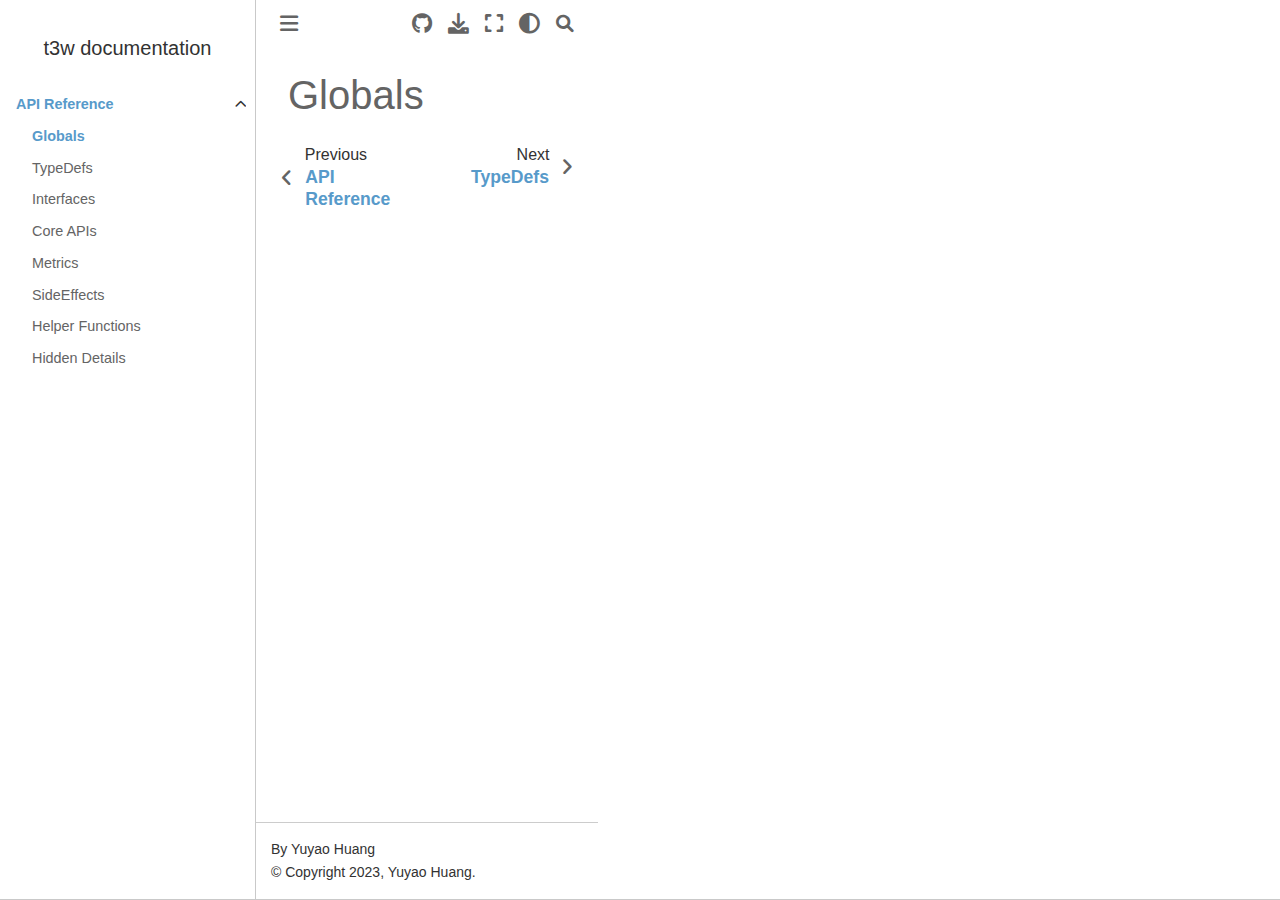
<file: api/globals.html>
<!DOCTYPE html>


<html lang="en" >

  <head>
    <meta charset="utf-8" />
    <meta name="viewport" content="width=device-width, initial-scale=1.0" /><meta name="generator" content="Docutils 0.19: https://docutils.sourceforge.io/" />

    <title>Globals &#8212; t3w  documentation</title>
  
  
  
  <script data-cfasync="false">
    document.documentElement.dataset.mode = localStorage.getItem("mode") || "";
    document.documentElement.dataset.theme = localStorage.getItem("theme") || "light";
  </script>
  
  <!-- Loaded before other Sphinx assets -->
  <link href="../_static/styles/theme.css?digest=e353d410970836974a52" rel="stylesheet" />
<link href="../_static/styles/bootstrap.css?digest=e353d410970836974a52" rel="stylesheet" />
<link href="../_static/styles/pydata-sphinx-theme.css?digest=e353d410970836974a52" rel="stylesheet" />

  
  <link href="../_static/vendor/fontawesome/6.1.2/css/all.min.css?digest=e353d410970836974a52" rel="stylesheet" />
  <link rel="preload" as="font" type="font/woff2" crossorigin href="../_static/vendor/fontawesome/6.1.2/webfonts/fa-solid-900.woff2" />
<link rel="preload" as="font" type="font/woff2" crossorigin href="../_static/vendor/fontawesome/6.1.2/webfonts/fa-brands-400.woff2" />
<link rel="preload" as="font" type="font/woff2" crossorigin href="../_static/vendor/fontawesome/6.1.2/webfonts/fa-regular-400.woff2" />

    <link rel="stylesheet" type="text/css" href="../_static/pygments.css" />
    <link rel="stylesheet" href="../_static/styles/sphinx-book-theme.css?digest=14f4ca6b54d191a8c7657f6c759bf11a5fb86285" type="text/css" />
    <link rel="stylesheet" type="text/css" href="../_static/custom.css" />
  
  <!-- Pre-loaded scripts that we'll load fully later -->
  <link rel="preload" as="script" href="../_static/scripts/bootstrap.js?digest=e353d410970836974a52" />
<link rel="preload" as="script" href="../_static/scripts/pydata-sphinx-theme.js?digest=e353d410970836974a52" />

    <script data-url_root="../" id="documentation_options" src="../_static/documentation_options.js"></script>
    <script src="../_static/doctools.js"></script>
    <script src="../_static/sphinx_highlight.js"></script>
    <script src="../_static/scripts/sphinx-book-theme.js?digest=5a5c038af52cf7bc1a1ec88eea08e6366ee68824"></script>
    <script>DOCUMENTATION_OPTIONS.pagename = 'api/globals';</script>
    <link rel="index" title="Index" href="../genindex.html" />
    <link rel="search" title="Search" href="../search.html" />
    <link rel="next" title="TypeDefs" href="typedefs.html" />
    <link rel="prev" title="API Reference" href="index.html" />
  <meta name="viewport" content="width=device-width, initial-scale=1"/>
  <meta name="docsearch:language" content="en"/>
  </head>
  
  
  <body data-bs-spy="scroll" data-bs-target=".bd-toc-nav" data-offset="180" data-bs-root-margin="0px 0px -60%" data-default-mode="">

  
  
  <a class="skip-link" href="#main-content">Skip to main content</a>
  
  <input type="checkbox"
          class="sidebar-toggle"
          name="__primary"
          id="__primary"/>
  <label class="overlay overlay-primary" for="__primary"></label>
  
  <input type="checkbox"
          class="sidebar-toggle"
          name="__secondary"
          id="__secondary"/>
  <label class="overlay overlay-secondary" for="__secondary"></label>
  
  <div class="search-button__wrapper">
    <div class="search-button__overlay"></div>
    <div class="search-button__search-container">
<form class="bd-search d-flex align-items-center"
      action="../search.html"
      method="get">
  <i class="fa-solid fa-magnifying-glass"></i>
  <input type="search"
         class="form-control"
         name="q"
         id="search-input"
         placeholder="Search..."
         aria-label="Search..."
         autocomplete="off"
         autocorrect="off"
         autocapitalize="off"
         spellcheck="false"/>
  <span class="search-button__kbd-shortcut"><kbd class="kbd-shortcut__modifier">Ctrl</kbd>+<kbd>K</kbd></span>
</form></div>
  </div>
  
    <nav class="bd-header navbar navbar-expand-lg bd-navbar">
    </nav>
  
  <div class="bd-container">
    <div class="bd-container__inner bd-page-width">
      
      <div class="bd-sidebar-primary bd-sidebar">
        

  
  <div class="sidebar-header-items sidebar-primary__section">
    
    
    
    
  </div>
  
    <div class="sidebar-primary-items__start sidebar-primary__section">
        <div class="sidebar-primary-item">
  

<a class="navbar-brand logo" href="../index.html">
  
  
  
  
  
    <p class="title logo__title">t3w  documentation</p>
  
</a></div>
        <div class="sidebar-primary-item"><nav class="bd-links" id="bd-docs-nav" aria-label="Main">
    <div class="bd-toc-item navbar-nav active">
        <ul class="current nav bd-sidenav">
<li class="toctree-l1 current active has-children"><a class="reference internal" href="index.html">API Reference</a><input checked class="toctree-checkbox" id="toctree-checkbox-1" name="toctree-checkbox-1" type="checkbox"/><label class="toctree-toggle" for="toctree-checkbox-1"><i class="fa-solid fa-chevron-down"></i></label><ul class="current">
<li class="toctree-l2 current active"><a class="current reference internal" href="#">Globals</a></li>
<li class="toctree-l2"><a class="reference internal" href="typedefs.html">TypeDefs</a></li>
<li class="toctree-l2"><a class="reference internal" href="interfaces.html">Interfaces</a></li>
<li class="toctree-l2"><a class="reference internal" href="core.html">Core APIs</a></li>
<li class="toctree-l2"><a class="reference internal" href="metrics.html">Metrics</a></li>
<li class="toctree-l2"><a class="reference internal" href="side_effects.html">SideEffects</a></li>
<li class="toctree-l2"><a class="reference internal" href="helpers.html">Helper Functions</a></li>
<li class="toctree-l2"><a class="reference internal" href="hidden.html">Hidden Details</a></li>
</ul>
</li>
</ul>

    </div>
</nav></div>
    </div>
  
  
  <div class="sidebar-primary-items__end sidebar-primary__section">
  </div>
  
  <div id="rtd-footer-container"></div>


      </div>
      
      <main id="main-content" class="bd-main">
        
        

<div class="sbt-scroll-pixel-helper"></div>

          <div class="bd-content">
            <div class="bd-article-container">
              
              <div class="bd-header-article">
<div class="header-article-items header-article__inner">
  
    <div class="header-article-items__start">
      
        <div class="header-article-item"><label class="sidebar-toggle primary-toggle btn btn-sm" for="__primary" title="Toggle primary sidebar" data-bs-placement="bottom" data-bs-toggle="tooltip">
  <span class="fa-solid fa-bars"></span>
</label></div>
      
    </div>
  
  
    <div class="header-article-items__end">
      
        <div class="header-article-item">

<div class="article-header-buttons">


<a href="https://github.com/tjyuyao/t3w" target="_blank"
   class="btn btn-sm btn-source-repository-button"
   title="Source repository"
   data-bs-placement="bottom" data-bs-toggle="tooltip"
>
  

<span class="btn__icon-container">
  <i class="fab fa-github"></i>
  </span>

</a>






<div class="dropdown dropdown-download-buttons">
  <button class="btn dropdown-toggle" type="button" data-bs-toggle="dropdown" aria-expanded="false" aria-label="Download this page">
    <i class="fas fa-download"></i>
  </button>
  <ul class="dropdown-menu">
      
      
      
      <li><a href="../_sources/api/globals.rst" target="_blank"
   class="btn btn-sm btn-download-source-button dropdown-item"
   title="Download source file"
   data-bs-placement="left" data-bs-toggle="tooltip"
>
  

<span class="btn__icon-container">
  <i class="fas fa-file"></i>
  </span>
<span class="btn__text-container">.rst</span>
</a>
</li>
      
      
      
      
      <li>
<button onclick="window.print()"
  class="btn btn-sm btn-download-pdf-button dropdown-item"
  title="Print to PDF"
  data-bs-placement="left" data-bs-toggle="tooltip"
>
  

<span class="btn__icon-container">
  <i class="fas fa-file-pdf"></i>
  </span>
<span class="btn__text-container">.pdf</span>
</button>
</li>
      
  </ul>
</div>




<button onclick="toggleFullScreen()"
  class="btn btn-sm btn-fullscreen-button"
  title="Fullscreen mode"
  data-bs-placement="bottom" data-bs-toggle="tooltip"
>
  

<span class="btn__icon-container">
  <i class="fas fa-expand"></i>
  </span>

</button>


<script>
document.write(`
  <button class="theme-switch-button btn btn-sm btn-outline-primary navbar-btn rounded-circle" title="light/dark" aria-label="light/dark" data-bs-placement="bottom" data-bs-toggle="tooltip">
    <span class="theme-switch" data-mode="light"><i class="fa-solid fa-sun"></i></span>
    <span class="theme-switch" data-mode="dark"><i class="fa-solid fa-moon"></i></span>
    <span class="theme-switch" data-mode="auto"><i class="fa-solid fa-circle-half-stroke"></i></span>
  </button>
`);
</script>

<script>
document.write(`
  <button class="btn btn-sm navbar-btn search-button search-button__button" title="Search" aria-label="Search" data-bs-placement="bottom" data-bs-toggle="tooltip">
    <i class="fa-solid fa-magnifying-glass"></i>
  </button>
`);
</script>

</div></div>
      
    </div>
  
</div>
</div>
              
              

<div id="jb-print-docs-body" class="onlyprint">
    <h1>Globals</h1>
    <!-- Table of contents -->
    <div id="print-main-content">
        <div id="jb-print-toc">
            
        </div>
    </div>
</div>

              
                
<div id="searchbox"></div>
                <article class="bd-article" role="main">
                  
  <section id="globals">
<h1>Globals<a class="headerlink" href="#globals" title="Permalink to this heading">#</a></h1>
</section>


                </article>
              

              
              
                <footer class="bd-footer-article">
                  
<div class="footer-article-items footer-article__inner">
  
    <div class="footer-article-item"><!-- Previous / next buttons -->
<div class="prev-next-area">
    <a class="left-prev"
       href="index.html"
       title="previous page">
      <i class="fa-solid fa-angle-left"></i>
      <div class="prev-next-info">
        <p class="prev-next-subtitle">previous</p>
        <p class="prev-next-title">API Reference</p>
      </div>
    </a>
    <a class="right-next"
       href="typedefs.html"
       title="next page">
      <div class="prev-next-info">
        <p class="prev-next-subtitle">next</p>
        <p class="prev-next-title">TypeDefs</p>
      </div>
      <i class="fa-solid fa-angle-right"></i>
    </a>
</div></div>
  
</div>

                </footer>
              
            </div>
            
            
              
            
          </div>
          <footer class="bd-footer-content">
            
<div class="bd-footer-content__inner container">
  
  <div class="footer-item">
    
<p class="component-author">
By Yuyao Huang
</p>

  </div>
  
  <div class="footer-item">
    
  <p class="copyright">
    
      © Copyright 2023, Yuyao Huang.
      <br/>
    
  </p>

  </div>
  
  <div class="footer-item">
    
  </div>
  
  <div class="footer-item">
    
  </div>
  
</div>
          </footer>
        

      </main>
    </div>
  </div>
  
  <!-- Scripts loaded after <body> so the DOM is not blocked -->
  <script src="../_static/scripts/bootstrap.js?digest=e353d410970836974a52"></script>
<script src="../_static/scripts/pydata-sphinx-theme.js?digest=e353d410970836974a52"></script>

  <footer class="bd-footer">
  </footer>
  </body>
</html>
</file>
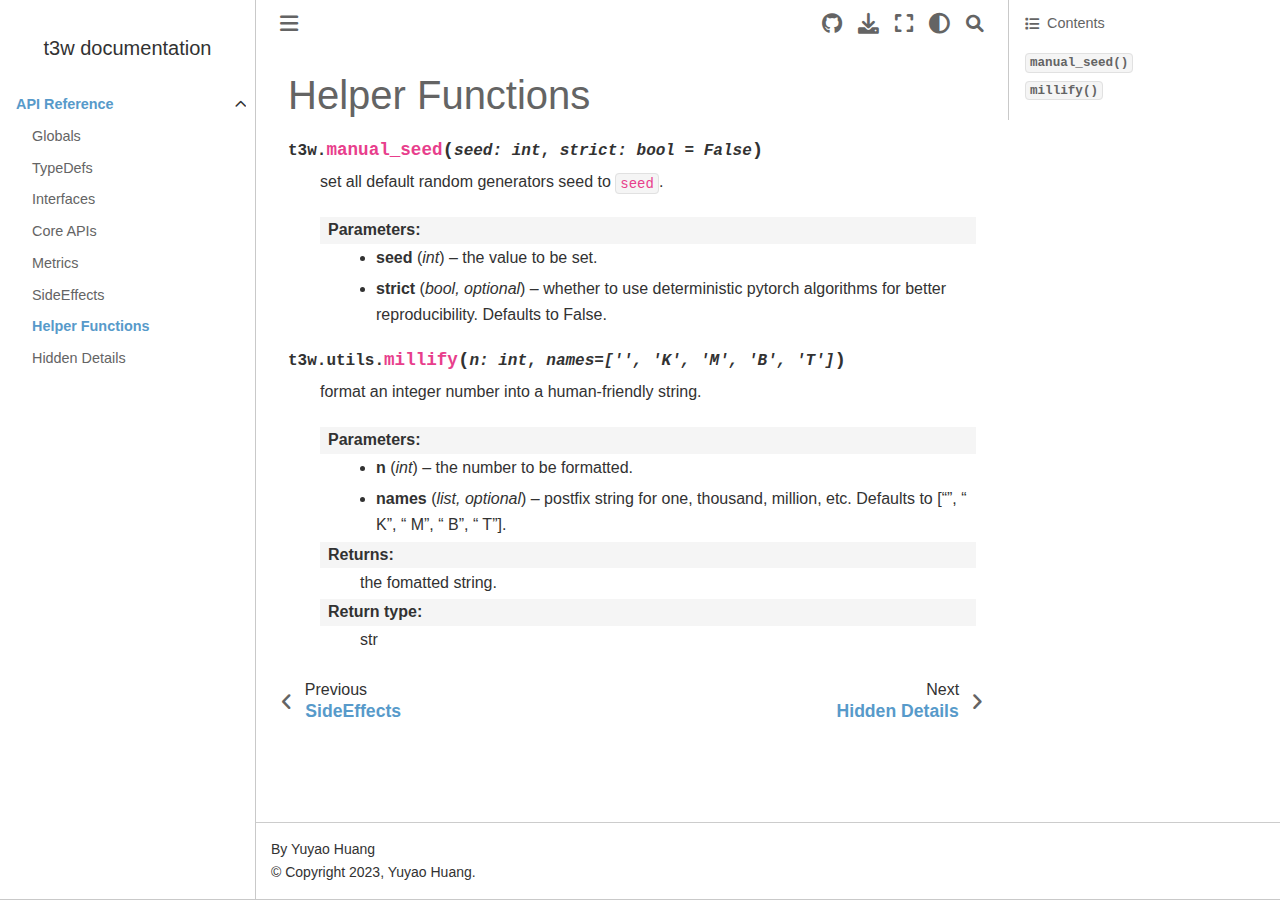
<file: api/helpers.html>
<!DOCTYPE html>


<html lang="en" >

  <head>
    <meta charset="utf-8" />
    <meta name="viewport" content="width=device-width, initial-scale=1.0" /><meta name="generator" content="Docutils 0.19: https://docutils.sourceforge.io/" />

    <title>Helper Functions &#8212; t3w  documentation</title>
  
  
  
  <script data-cfasync="false">
    document.documentElement.dataset.mode = localStorage.getItem("mode") || "";
    document.documentElement.dataset.theme = localStorage.getItem("theme") || "light";
  </script>
  
  <!-- Loaded before other Sphinx assets -->
  <link href="../_static/styles/theme.css?digest=e353d410970836974a52" rel="stylesheet" />
<link href="../_static/styles/bootstrap.css?digest=e353d410970836974a52" rel="stylesheet" />
<link href="../_static/styles/pydata-sphinx-theme.css?digest=e353d410970836974a52" rel="stylesheet" />

  
  <link href="../_static/vendor/fontawesome/6.1.2/css/all.min.css?digest=e353d410970836974a52" rel="stylesheet" />
  <link rel="preload" as="font" type="font/woff2" crossorigin href="../_static/vendor/fontawesome/6.1.2/webfonts/fa-solid-900.woff2" />
<link rel="preload" as="font" type="font/woff2" crossorigin href="../_static/vendor/fontawesome/6.1.2/webfonts/fa-brands-400.woff2" />
<link rel="preload" as="font" type="font/woff2" crossorigin href="../_static/vendor/fontawesome/6.1.2/webfonts/fa-regular-400.woff2" />

    <link rel="stylesheet" type="text/css" href="../_static/pygments.css" />
    <link rel="stylesheet" href="../_static/styles/sphinx-book-theme.css?digest=14f4ca6b54d191a8c7657f6c759bf11a5fb86285" type="text/css" />
    <link rel="stylesheet" type="text/css" href="../_static/custom.css" />
  
  <!-- Pre-loaded scripts that we'll load fully later -->
  <link rel="preload" as="script" href="../_static/scripts/bootstrap.js?digest=e353d410970836974a52" />
<link rel="preload" as="script" href="../_static/scripts/pydata-sphinx-theme.js?digest=e353d410970836974a52" />

    <script data-url_root="../" id="documentation_options" src="../_static/documentation_options.js"></script>
    <script src="../_static/doctools.js"></script>
    <script src="../_static/sphinx_highlight.js"></script>
    <script src="../_static/scripts/sphinx-book-theme.js?digest=5a5c038af52cf7bc1a1ec88eea08e6366ee68824"></script>
    <script>DOCUMENTATION_OPTIONS.pagename = 'api/helpers';</script>
    <link rel="index" title="Index" href="../genindex.html" />
    <link rel="search" title="Search" href="../search.html" />
    <link rel="next" title="Hidden Details" href="hidden.html" />
    <link rel="prev" title="SideEffects" href="side_effects.html" />
  <meta name="viewport" content="width=device-width, initial-scale=1"/>
  <meta name="docsearch:language" content="en"/>
  </head>
  
  
  <body data-bs-spy="scroll" data-bs-target=".bd-toc-nav" data-offset="180" data-bs-root-margin="0px 0px -60%" data-default-mode="">

  
  
  <a class="skip-link" href="#main-content">Skip to main content</a>
  
  <input type="checkbox"
          class="sidebar-toggle"
          name="__primary"
          id="__primary"/>
  <label class="overlay overlay-primary" for="__primary"></label>
  
  <input type="checkbox"
          class="sidebar-toggle"
          name="__secondary"
          id="__secondary"/>
  <label class="overlay overlay-secondary" for="__secondary"></label>
  
  <div class="search-button__wrapper">
    <div class="search-button__overlay"></div>
    <div class="search-button__search-container">
<form class="bd-search d-flex align-items-center"
      action="../search.html"
      method="get">
  <i class="fa-solid fa-magnifying-glass"></i>
  <input type="search"
         class="form-control"
         name="q"
         id="search-input"
         placeholder="Search..."
         aria-label="Search..."
         autocomplete="off"
         autocorrect="off"
         autocapitalize="off"
         spellcheck="false"/>
  <span class="search-button__kbd-shortcut"><kbd class="kbd-shortcut__modifier">Ctrl</kbd>+<kbd>K</kbd></span>
</form></div>
  </div>
  
    <nav class="bd-header navbar navbar-expand-lg bd-navbar">
    </nav>
  
  <div class="bd-container">
    <div class="bd-container__inner bd-page-width">
      
      <div class="bd-sidebar-primary bd-sidebar">
        

  
  <div class="sidebar-header-items sidebar-primary__section">
    
    
    
    
  </div>
  
    <div class="sidebar-primary-items__start sidebar-primary__section">
        <div class="sidebar-primary-item">
  

<a class="navbar-brand logo" href="../index.html">
  
  
  
  
  
    <p class="title logo__title">t3w  documentation</p>
  
</a></div>
        <div class="sidebar-primary-item"><nav class="bd-links" id="bd-docs-nav" aria-label="Main">
    <div class="bd-toc-item navbar-nav active">
        <ul class="current nav bd-sidenav">
<li class="toctree-l1 current active has-children"><a class="reference internal" href="index.html">API Reference</a><input checked class="toctree-checkbox" id="toctree-checkbox-1" name="toctree-checkbox-1" type="checkbox"/><label class="toctree-toggle" for="toctree-checkbox-1"><i class="fa-solid fa-chevron-down"></i></label><ul class="current">
<li class="toctree-l2"><a class="reference internal" href="globals.html">Globals</a></li>
<li class="toctree-l2"><a class="reference internal" href="typedefs.html">TypeDefs</a></li>
<li class="toctree-l2"><a class="reference internal" href="interfaces.html">Interfaces</a></li>
<li class="toctree-l2"><a class="reference internal" href="core.html">Core APIs</a></li>
<li class="toctree-l2"><a class="reference internal" href="metrics.html">Metrics</a></li>
<li class="toctree-l2"><a class="reference internal" href="side_effects.html">SideEffects</a></li>
<li class="toctree-l2 current active"><a class="current reference internal" href="#">Helper Functions</a></li>
<li class="toctree-l2"><a class="reference internal" href="hidden.html">Hidden Details</a></li>
</ul>
</li>
</ul>

    </div>
</nav></div>
    </div>
  
  
  <div class="sidebar-primary-items__end sidebar-primary__section">
  </div>
  
  <div id="rtd-footer-container"></div>


      </div>
      
      <main id="main-content" class="bd-main">
        
        

<div class="sbt-scroll-pixel-helper"></div>

          <div class="bd-content">
            <div class="bd-article-container">
              
              <div class="bd-header-article">
<div class="header-article-items header-article__inner">
  
    <div class="header-article-items__start">
      
        <div class="header-article-item"><label class="sidebar-toggle primary-toggle btn btn-sm" for="__primary" title="Toggle primary sidebar" data-bs-placement="bottom" data-bs-toggle="tooltip">
  <span class="fa-solid fa-bars"></span>
</label></div>
      
    </div>
  
  
    <div class="header-article-items__end">
      
        <div class="header-article-item">

<div class="article-header-buttons">


<a href="https://github.com/tjyuyao/t3w" target="_blank"
   class="btn btn-sm btn-source-repository-button"
   title="Source repository"
   data-bs-placement="bottom" data-bs-toggle="tooltip"
>
  

<span class="btn__icon-container">
  <i class="fab fa-github"></i>
  </span>

</a>






<div class="dropdown dropdown-download-buttons">
  <button class="btn dropdown-toggle" type="button" data-bs-toggle="dropdown" aria-expanded="false" aria-label="Download this page">
    <i class="fas fa-download"></i>
  </button>
  <ul class="dropdown-menu">
      
      
      
      <li><a href="../_sources/api/helpers.rst" target="_blank"
   class="btn btn-sm btn-download-source-button dropdown-item"
   title="Download source file"
   data-bs-placement="left" data-bs-toggle="tooltip"
>
  

<span class="btn__icon-container">
  <i class="fas fa-file"></i>
  </span>
<span class="btn__text-container">.rst</span>
</a>
</li>
      
      
      
      
      <li>
<button onclick="window.print()"
  class="btn btn-sm btn-download-pdf-button dropdown-item"
  title="Print to PDF"
  data-bs-placement="left" data-bs-toggle="tooltip"
>
  

<span class="btn__icon-container">
  <i class="fas fa-file-pdf"></i>
  </span>
<span class="btn__text-container">.pdf</span>
</button>
</li>
      
  </ul>
</div>




<button onclick="toggleFullScreen()"
  class="btn btn-sm btn-fullscreen-button"
  title="Fullscreen mode"
  data-bs-placement="bottom" data-bs-toggle="tooltip"
>
  

<span class="btn__icon-container">
  <i class="fas fa-expand"></i>
  </span>

</button>


<script>
document.write(`
  <button class="theme-switch-button btn btn-sm btn-outline-primary navbar-btn rounded-circle" title="light/dark" aria-label="light/dark" data-bs-placement="bottom" data-bs-toggle="tooltip">
    <span class="theme-switch" data-mode="light"><i class="fa-solid fa-sun"></i></span>
    <span class="theme-switch" data-mode="dark"><i class="fa-solid fa-moon"></i></span>
    <span class="theme-switch" data-mode="auto"><i class="fa-solid fa-circle-half-stroke"></i></span>
  </button>
`);
</script>

<script>
document.write(`
  <button class="btn btn-sm navbar-btn search-button search-button__button" title="Search" aria-label="Search" data-bs-placement="bottom" data-bs-toggle="tooltip">
    <i class="fa-solid fa-magnifying-glass"></i>
  </button>
`);
</script>
<label class="sidebar-toggle secondary-toggle btn btn-sm" for="__secondary"title="Toggle secondary sidebar" data-bs-placement="bottom" data-bs-toggle="tooltip">
    <span class="fa-solid fa-list"></span>
</label>
</div></div>
      
    </div>
  
</div>
</div>
              
              

<div id="jb-print-docs-body" class="onlyprint">
    <h1>Helper Functions</h1>
    <!-- Table of contents -->
    <div id="print-main-content">
        <div id="jb-print-toc">
            
            <div>
                <h2> Contents </h2>
            </div>
            <nav aria-label="Page">
                <ul class="visible nav section-nav flex-column">
<li class="toc-h2 nav-item toc-entry"><a class="reference internal nav-link" href="#t3w.manual_seed"><code class="docutils literal notranslate"><span class="pre">manual_seed()</span></code></a></li>
<li class="toc-h2 nav-item toc-entry"><a class="reference internal nav-link" href="#t3w.utils.millify"><code class="docutils literal notranslate"><span class="pre">millify()</span></code></a></li>
</ul>
            </nav>
        </div>
    </div>
</div>

              
                
<div id="searchbox"></div>
                <article class="bd-article" role="main">
                  
  <section id="helper-functions">
<h1>Helper Functions<a class="headerlink" href="#helper-functions" title="Permalink to this heading">#</a></h1>
<dl class="py function">
<dt class="sig sig-object py" id="t3w.manual_seed">
<span class="sig-prename descclassname"><span class="pre">t3w.</span></span><span class="sig-name descname"><span class="pre">manual_seed</span></span><span class="sig-paren">(</span><em class="sig-param"><span class="n"><span class="pre">seed</span></span><span class="p"><span class="pre">:</span></span><span class="w"> </span><span class="n"><span class="pre">int</span></span></em>, <em class="sig-param"><span class="n"><span class="pre">strict</span></span><span class="p"><span class="pre">:</span></span><span class="w"> </span><span class="n"><span class="pre">bool</span></span><span class="w"> </span><span class="o"><span class="pre">=</span></span><span class="w"> </span><span class="default_value"><span class="pre">False</span></span></em><span class="sig-paren">)</span><a class="headerlink" href="#t3w.manual_seed" title="Permalink to this definition">#</a></dt>
<dd><p>set all default random generators seed to <code class="docutils literal notranslate"><span class="pre">seed</span></code>.</p>
<dl class="field-list simple">
<dt class="field-odd">Parameters<span class="colon">:</span></dt>
<dd class="field-odd"><ul class="simple">
<li><p><strong>seed</strong> (<em>int</em>) – the value to be set.</p></li>
<li><p><strong>strict</strong> (<em>bool</em><em>, </em><em>optional</em>) – whether to use deterministic pytorch algorithms for better reproducibility. Defaults to False.</p></li>
</ul>
</dd>
</dl>
</dd></dl>

<dl class="py function">
<dt class="sig sig-object py" id="t3w.utils.millify">
<span class="sig-prename descclassname"><span class="pre">t3w.utils.</span></span><span class="sig-name descname"><span class="pre">millify</span></span><span class="sig-paren">(</span><em class="sig-param"><span class="n"><span class="pre">n</span></span><span class="p"><span class="pre">:</span></span><span class="w"> </span><span class="n"><span class="pre">int</span></span></em>, <em class="sig-param"><span class="n"><span class="pre">names</span></span><span class="o"><span class="pre">=</span></span><span class="default_value"><span class="pre">['',</span> <span class="pre">'K',</span> <span class="pre">'M',</span> <span class="pre">'B',</span> <span class="pre">'T']</span></span></em><span class="sig-paren">)</span><a class="headerlink" href="#t3w.utils.millify" title="Permalink to this definition">#</a></dt>
<dd><p>format an integer number into a human-friendly string.</p>
<dl class="field-list simple">
<dt class="field-odd">Parameters<span class="colon">:</span></dt>
<dd class="field-odd"><ul class="simple">
<li><p><strong>n</strong> (<em>int</em>) – the number to be formatted.</p></li>
<li><p><strong>names</strong> (<em>list</em><em>, </em><em>optional</em>) – postfix string for one, thousand, million, etc. Defaults to [“”, “ K”, “ M”, “ B”, “ T”].</p></li>
</ul>
</dd>
<dt class="field-even">Returns<span class="colon">:</span></dt>
<dd class="field-even"><p>the fomatted string.</p>
</dd>
<dt class="field-odd">Return type<span class="colon">:</span></dt>
<dd class="field-odd"><p>str</p>
</dd>
</dl>
</dd></dl>

</section>


                </article>
              

              
              
                <footer class="bd-footer-article">
                  
<div class="footer-article-items footer-article__inner">
  
    <div class="footer-article-item"><!-- Previous / next buttons -->
<div class="prev-next-area">
    <a class="left-prev"
       href="side_effects.html"
       title="previous page">
      <i class="fa-solid fa-angle-left"></i>
      <div class="prev-next-info">
        <p class="prev-next-subtitle">previous</p>
        <p class="prev-next-title">SideEffects</p>
      </div>
    </a>
    <a class="right-next"
       href="hidden.html"
       title="next page">
      <div class="prev-next-info">
        <p class="prev-next-subtitle">next</p>
        <p class="prev-next-title">Hidden Details</p>
      </div>
      <i class="fa-solid fa-angle-right"></i>
    </a>
</div></div>
  
</div>

                </footer>
              
            </div>
            
            
              
                <div class="bd-sidebar-secondary bd-toc"><div class="sidebar-secondary-items sidebar-secondary__inner">

  <div class="sidebar-secondary-item">
  <div class="page-toc tocsection onthispage">
    <i class="fa-solid fa-list"></i> Contents
  </div>
  <nav class="bd-toc-nav page-toc">
    <ul class="visible nav section-nav flex-column">
<li class="toc-h2 nav-item toc-entry"><a class="reference internal nav-link" href="#t3w.manual_seed"><code class="docutils literal notranslate"><span class="pre">manual_seed()</span></code></a></li>
<li class="toc-h2 nav-item toc-entry"><a class="reference internal nav-link" href="#t3w.utils.millify"><code class="docutils literal notranslate"><span class="pre">millify()</span></code></a></li>
</ul>
  </nav></div>

</div></div>
              
            
          </div>
          <footer class="bd-footer-content">
            
<div class="bd-footer-content__inner container">
  
  <div class="footer-item">
    
<p class="component-author">
By Yuyao Huang
</p>

  </div>
  
  <div class="footer-item">
    
  <p class="copyright">
    
      © Copyright 2023, Yuyao Huang.
      <br/>
    
  </p>

  </div>
  
  <div class="footer-item">
    
  </div>
  
  <div class="footer-item">
    
  </div>
  
</div>
          </footer>
        

      </main>
    </div>
  </div>
  
  <!-- Scripts loaded after <body> so the DOM is not blocked -->
  <script src="../_static/scripts/bootstrap.js?digest=e353d410970836974a52"></script>
<script src="../_static/scripts/pydata-sphinx-theme.js?digest=e353d410970836974a52"></script>

  <footer class="bd-footer">
  </footer>
  </body>
</html>
</file>
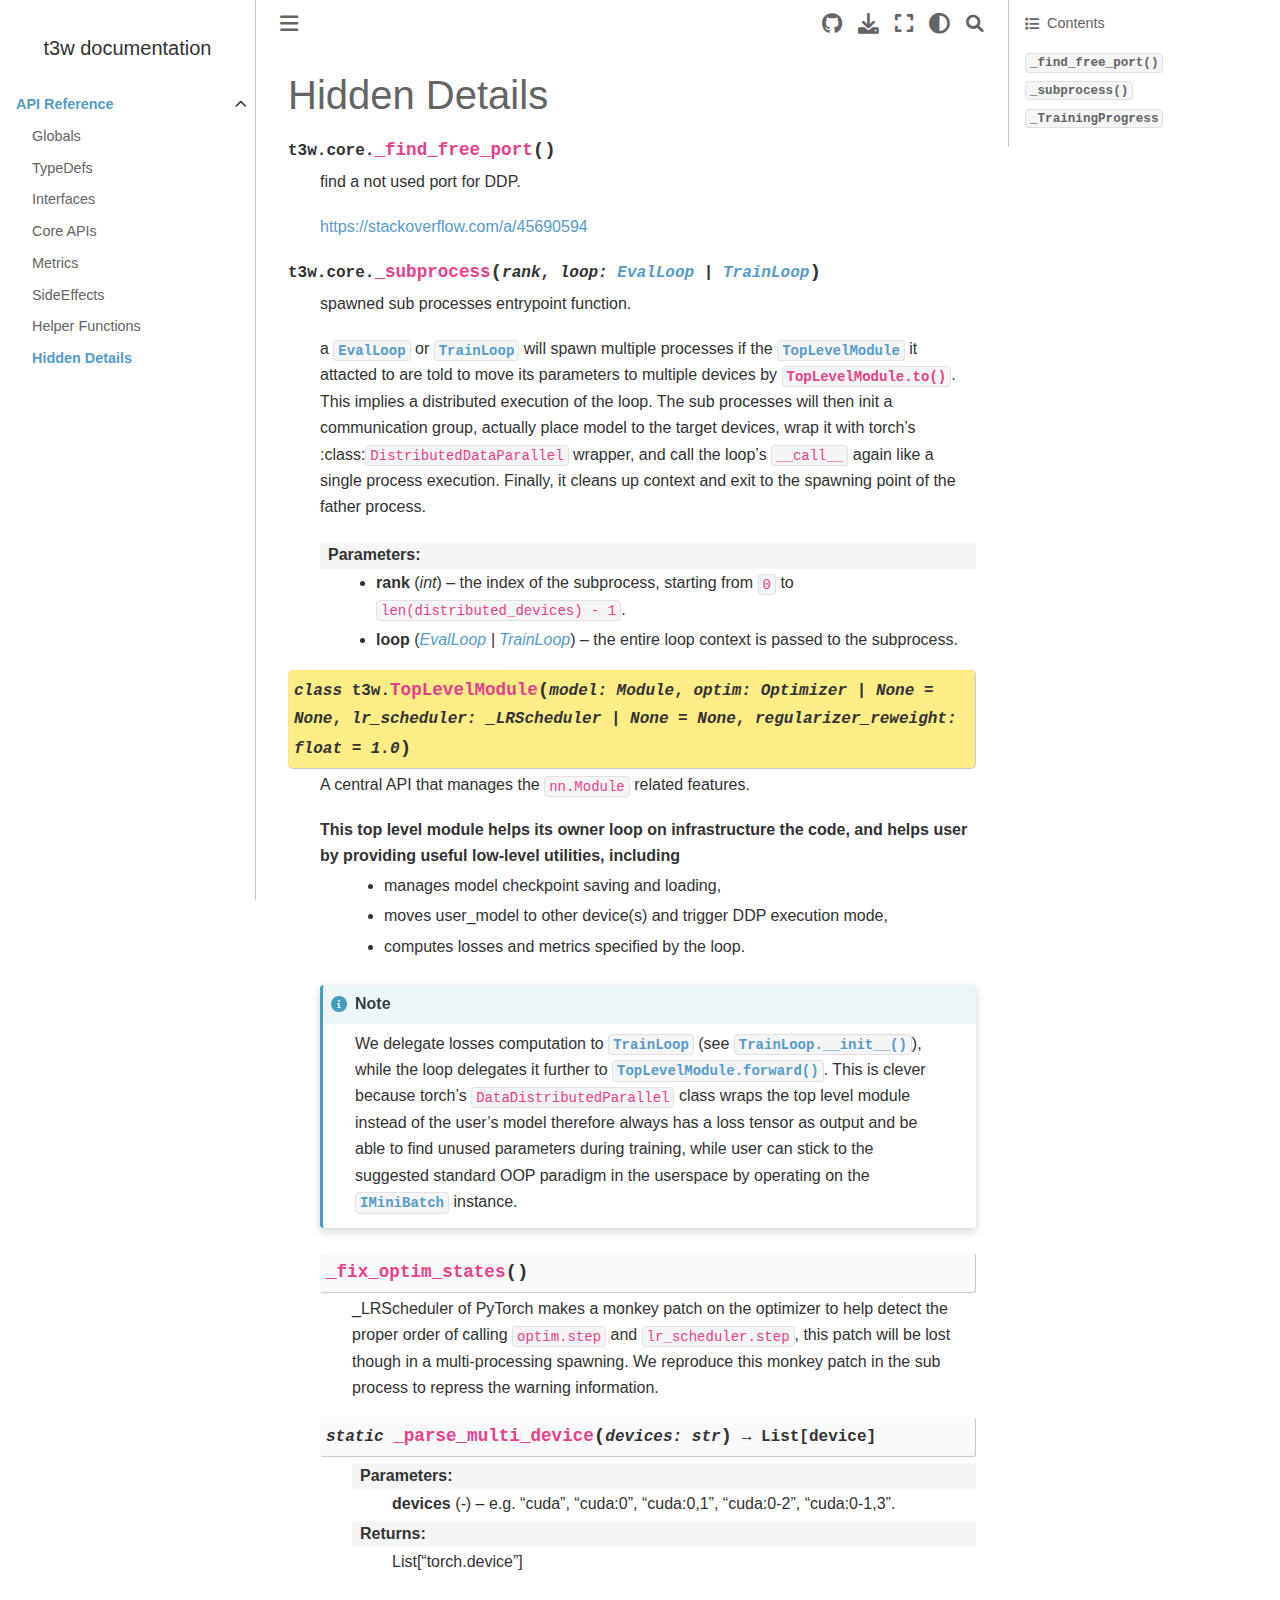
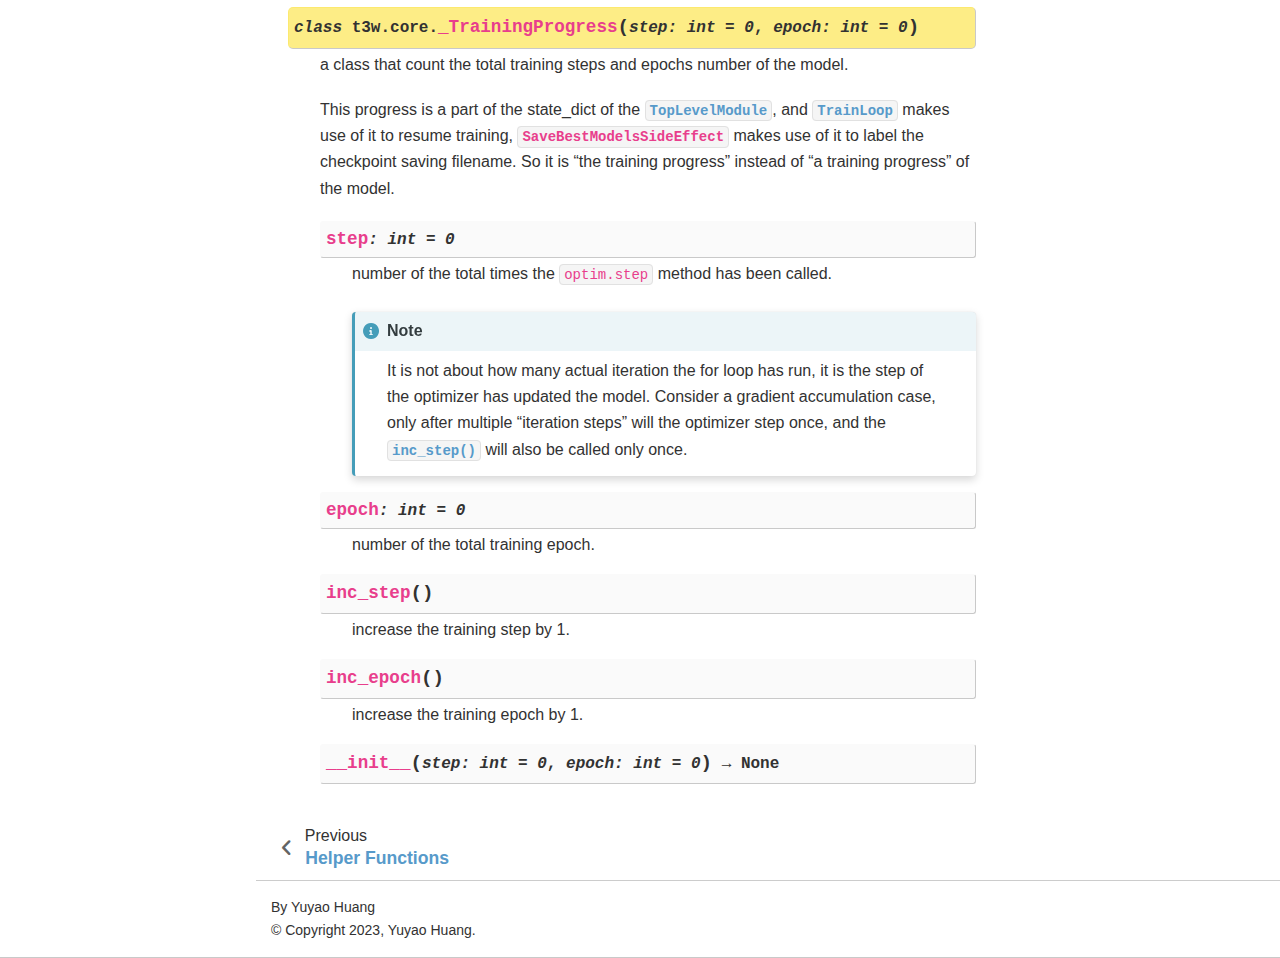
<file: api/hidden.html>
<!DOCTYPE html>


<html lang="en" >

  <head>
    <meta charset="utf-8" />
    <meta name="viewport" content="width=device-width, initial-scale=1.0" /><meta name="generator" content="Docutils 0.19: https://docutils.sourceforge.io/" />

    <title>Hidden Details &#8212; t3w  documentation</title>
  
  
  
  <script data-cfasync="false">
    document.documentElement.dataset.mode = localStorage.getItem("mode") || "";
    document.documentElement.dataset.theme = localStorage.getItem("theme") || "light";
  </script>
  
  <!-- Loaded before other Sphinx assets -->
  <link href="../_static/styles/theme.css?digest=e353d410970836974a52" rel="stylesheet" />
<link href="../_static/styles/bootstrap.css?digest=e353d410970836974a52" rel="stylesheet" />
<link href="../_static/styles/pydata-sphinx-theme.css?digest=e353d410970836974a52" rel="stylesheet" />

  
  <link href="../_static/vendor/fontawesome/6.1.2/css/all.min.css?digest=e353d410970836974a52" rel="stylesheet" />
  <link rel="preload" as="font" type="font/woff2" crossorigin href="../_static/vendor/fontawesome/6.1.2/webfonts/fa-solid-900.woff2" />
<link rel="preload" as="font" type="font/woff2" crossorigin href="../_static/vendor/fontawesome/6.1.2/webfonts/fa-brands-400.woff2" />
<link rel="preload" as="font" type="font/woff2" crossorigin href="../_static/vendor/fontawesome/6.1.2/webfonts/fa-regular-400.woff2" />

    <link rel="stylesheet" type="text/css" href="../_static/pygments.css" />
    <link rel="stylesheet" href="../_static/styles/sphinx-book-theme.css?digest=14f4ca6b54d191a8c7657f6c759bf11a5fb86285" type="text/css" />
    <link rel="stylesheet" type="text/css" href="../_static/custom.css" />
  
  <!-- Pre-loaded scripts that we'll load fully later -->
  <link rel="preload" as="script" href="../_static/scripts/bootstrap.js?digest=e353d410970836974a52" />
<link rel="preload" as="script" href="../_static/scripts/pydata-sphinx-theme.js?digest=e353d410970836974a52" />

    <script data-url_root="../" id="documentation_options" src="../_static/documentation_options.js"></script>
    <script src="../_static/doctools.js"></script>
    <script src="../_static/sphinx_highlight.js"></script>
    <script src="../_static/scripts/sphinx-book-theme.js?digest=5a5c038af52cf7bc1a1ec88eea08e6366ee68824"></script>
    <script>DOCUMENTATION_OPTIONS.pagename = 'api/hidden';</script>
    <link rel="index" title="Index" href="../genindex.html" />
    <link rel="search" title="Search" href="../search.html" />
    <link rel="prev" title="Helper Functions" href="helpers.html" />
  <meta name="viewport" content="width=device-width, initial-scale=1"/>
  <meta name="docsearch:language" content="en"/>
  </head>
  
  
  <body data-bs-spy="scroll" data-bs-target=".bd-toc-nav" data-offset="180" data-bs-root-margin="0px 0px -60%" data-default-mode="">

  
  
  <a class="skip-link" href="#main-content">Skip to main content</a>
  
  <input type="checkbox"
          class="sidebar-toggle"
          name="__primary"
          id="__primary"/>
  <label class="overlay overlay-primary" for="__primary"></label>
  
  <input type="checkbox"
          class="sidebar-toggle"
          name="__secondary"
          id="__secondary"/>
  <label class="overlay overlay-secondary" for="__secondary"></label>
  
  <div class="search-button__wrapper">
    <div class="search-button__overlay"></div>
    <div class="search-button__search-container">
<form class="bd-search d-flex align-items-center"
      action="../search.html"
      method="get">
  <i class="fa-solid fa-magnifying-glass"></i>
  <input type="search"
         class="form-control"
         name="q"
         id="search-input"
         placeholder="Search..."
         aria-label="Search..."
         autocomplete="off"
         autocorrect="off"
         autocapitalize="off"
         spellcheck="false"/>
  <span class="search-button__kbd-shortcut"><kbd class="kbd-shortcut__modifier">Ctrl</kbd>+<kbd>K</kbd></span>
</form></div>
  </div>
  
    <nav class="bd-header navbar navbar-expand-lg bd-navbar">
    </nav>
  
  <div class="bd-container">
    <div class="bd-container__inner bd-page-width">
      
      <div class="bd-sidebar-primary bd-sidebar">
        

  
  <div class="sidebar-header-items sidebar-primary__section">
    
    
    
    
  </div>
  
    <div class="sidebar-primary-items__start sidebar-primary__section">
        <div class="sidebar-primary-item">
  

<a class="navbar-brand logo" href="../index.html">
  
  
  
  
  
    <p class="title logo__title">t3w  documentation</p>
  
</a></div>
        <div class="sidebar-primary-item"><nav class="bd-links" id="bd-docs-nav" aria-label="Main">
    <div class="bd-toc-item navbar-nav active">
        <ul class="current nav bd-sidenav">
<li class="toctree-l1 current active has-children"><a class="reference internal" href="index.html">API Reference</a><input checked class="toctree-checkbox" id="toctree-checkbox-1" name="toctree-checkbox-1" type="checkbox"/><label class="toctree-toggle" for="toctree-checkbox-1"><i class="fa-solid fa-chevron-down"></i></label><ul class="current">
<li class="toctree-l2"><a class="reference internal" href="globals.html">Globals</a></li>
<li class="toctree-l2"><a class="reference internal" href="typedefs.html">TypeDefs</a></li>
<li class="toctree-l2"><a class="reference internal" href="interfaces.html">Interfaces</a></li>
<li class="toctree-l2"><a class="reference internal" href="core.html">Core APIs</a></li>
<li class="toctree-l2"><a class="reference internal" href="metrics.html">Metrics</a></li>
<li class="toctree-l2"><a class="reference internal" href="side_effects.html">SideEffects</a></li>
<li class="toctree-l2"><a class="reference internal" href="helpers.html">Helper Functions</a></li>
<li class="toctree-l2 current active"><a class="current reference internal" href="#">Hidden Details</a></li>
</ul>
</li>
</ul>

    </div>
</nav></div>
    </div>
  
  
  <div class="sidebar-primary-items__end sidebar-primary__section">
  </div>
  
  <div id="rtd-footer-container"></div>


      </div>
      
      <main id="main-content" class="bd-main">
        
        

<div class="sbt-scroll-pixel-helper"></div>

          <div class="bd-content">
            <div class="bd-article-container">
              
              <div class="bd-header-article">
<div class="header-article-items header-article__inner">
  
    <div class="header-article-items__start">
      
        <div class="header-article-item"><label class="sidebar-toggle primary-toggle btn btn-sm" for="__primary" title="Toggle primary sidebar" data-bs-placement="bottom" data-bs-toggle="tooltip">
  <span class="fa-solid fa-bars"></span>
</label></div>
      
    </div>
  
  
    <div class="header-article-items__end">
      
        <div class="header-article-item">

<div class="article-header-buttons">


<a href="https://github.com/tjyuyao/t3w" target="_blank"
   class="btn btn-sm btn-source-repository-button"
   title="Source repository"
   data-bs-placement="bottom" data-bs-toggle="tooltip"
>
  

<span class="btn__icon-container">
  <i class="fab fa-github"></i>
  </span>

</a>






<div class="dropdown dropdown-download-buttons">
  <button class="btn dropdown-toggle" type="button" data-bs-toggle="dropdown" aria-expanded="false" aria-label="Download this page">
    <i class="fas fa-download"></i>
  </button>
  <ul class="dropdown-menu">
      
      
      
      <li><a href="../_sources/api/hidden.rst" target="_blank"
   class="btn btn-sm btn-download-source-button dropdown-item"
   title="Download source file"
   data-bs-placement="left" data-bs-toggle="tooltip"
>
  

<span class="btn__icon-container">
  <i class="fas fa-file"></i>
  </span>
<span class="btn__text-container">.rst</span>
</a>
</li>
      
      
      
      
      <li>
<button onclick="window.print()"
  class="btn btn-sm btn-download-pdf-button dropdown-item"
  title="Print to PDF"
  data-bs-placement="left" data-bs-toggle="tooltip"
>
  

<span class="btn__icon-container">
  <i class="fas fa-file-pdf"></i>
  </span>
<span class="btn__text-container">.pdf</span>
</button>
</li>
      
  </ul>
</div>




<button onclick="toggleFullScreen()"
  class="btn btn-sm btn-fullscreen-button"
  title="Fullscreen mode"
  data-bs-placement="bottom" data-bs-toggle="tooltip"
>
  

<span class="btn__icon-container">
  <i class="fas fa-expand"></i>
  </span>

</button>


<script>
document.write(`
  <button class="theme-switch-button btn btn-sm btn-outline-primary navbar-btn rounded-circle" title="light/dark" aria-label="light/dark" data-bs-placement="bottom" data-bs-toggle="tooltip">
    <span class="theme-switch" data-mode="light"><i class="fa-solid fa-sun"></i></span>
    <span class="theme-switch" data-mode="dark"><i class="fa-solid fa-moon"></i></span>
    <span class="theme-switch" data-mode="auto"><i class="fa-solid fa-circle-half-stroke"></i></span>
  </button>
`);
</script>

<script>
document.write(`
  <button class="btn btn-sm navbar-btn search-button search-button__button" title="Search" aria-label="Search" data-bs-placement="bottom" data-bs-toggle="tooltip">
    <i class="fa-solid fa-magnifying-glass"></i>
  </button>
`);
</script>
<label class="sidebar-toggle secondary-toggle btn btn-sm" for="__secondary"title="Toggle secondary sidebar" data-bs-placement="bottom" data-bs-toggle="tooltip">
    <span class="fa-solid fa-list"></span>
</label>
</div></div>
      
    </div>
  
</div>
</div>
              
              

<div id="jb-print-docs-body" class="onlyprint">
    <h1>Hidden Details</h1>
    <!-- Table of contents -->
    <div id="print-main-content">
        <div id="jb-print-toc">
            
            <div>
                <h2> Contents </h2>
            </div>
            <nav aria-label="Page">
                <ul class="visible nav section-nav flex-column">
<li class="toc-h2 nav-item toc-entry"><a class="reference internal nav-link" href="#t3w.core._find_free_port"><code class="docutils literal notranslate"><span class="pre">_find_free_port()</span></code></a></li>
<li class="toc-h2 nav-item toc-entry"><a class="reference internal nav-link" href="#t3w.core._subprocess"><code class="docutils literal notranslate"><span class="pre">_subprocess()</span></code></a></li>
<li class="toc-h2 nav-item toc-entry"><a class="reference internal nav-link" href="#t3w.core._TrainingProgress"><code class="docutils literal notranslate"><span class="pre">_TrainingProgress</span></code></a><ul class="nav section-nav flex-column">
<li class="toc-h3 nav-item toc-entry"><a class="reference internal nav-link" href="#t3w.core._TrainingProgress.step"><code class="docutils literal notranslate"><span class="pre">_TrainingProgress.step</span></code></a></li>
<li class="toc-h3 nav-item toc-entry"><a class="reference internal nav-link" href="#t3w.core._TrainingProgress.epoch"><code class="docutils literal notranslate"><span class="pre">_TrainingProgress.epoch</span></code></a></li>
<li class="toc-h3 nav-item toc-entry"><a class="reference internal nav-link" href="#t3w.core._TrainingProgress.inc_step"><code class="docutils literal notranslate"><span class="pre">_TrainingProgress.inc_step()</span></code></a></li>
<li class="toc-h3 nav-item toc-entry"><a class="reference internal nav-link" href="#t3w.core._TrainingProgress.inc_epoch"><code class="docutils literal notranslate"><span class="pre">_TrainingProgress.inc_epoch()</span></code></a></li>
<li class="toc-h3 nav-item toc-entry"><a class="reference internal nav-link" href="#t3w.core._TrainingProgress.__init__"><code class="docutils literal notranslate"><span class="pre">_TrainingProgress.__init__()</span></code></a></li>
</ul>
</li>
</ul>
            </nav>
        </div>
    </div>
</div>

              
                
<div id="searchbox"></div>
                <article class="bd-article" role="main">
                  
  <section id="hidden-details">
<h1>Hidden Details<a class="headerlink" href="#hidden-details" title="Permalink to this heading">#</a></h1>
<dl class="py function">
<dt class="sig sig-object py" id="t3w.core._find_free_port">
<span class="sig-prename descclassname"><span class="pre">t3w.core.</span></span><span class="sig-name descname"><span class="pre">_find_free_port</span></span><span class="sig-paren">(</span><span class="sig-paren">)</span><a class="headerlink" href="#t3w.core._find_free_port" title="Permalink to this definition">#</a></dt>
<dd><p>find a not used port for DDP.</p>
<p><a class="reference external" href="https://stackoverflow.com/a/45690594">https://stackoverflow.com/a/45690594</a></p>
</dd></dl>

<dl class="py function">
<dt class="sig sig-object py" id="t3w.core._subprocess">
<span class="sig-prename descclassname"><span class="pre">t3w.core.</span></span><span class="sig-name descname"><span class="pre">_subprocess</span></span><span class="sig-paren">(</span><em class="sig-param"><span class="n"><span class="pre">rank</span></span></em>, <em class="sig-param"><span class="n"><span class="pre">loop</span></span><span class="p"><span class="pre">:</span></span><span class="w"> </span><span class="n"><a class="reference internal" href="core.html#t3w.EvalLoop" title="t3w.core.EvalLoop"><span class="pre">EvalLoop</span></a><span class="w"> </span><span class="p"><span class="pre">|</span></span><span class="w"> </span><a class="reference internal" href="core.html#t3w.TrainLoop" title="t3w.core.TrainLoop"><span class="pre">TrainLoop</span></a></span></em><span class="sig-paren">)</span><a class="headerlink" href="#t3w.core._subprocess" title="Permalink to this definition">#</a></dt>
<dd><p>spawned sub processes entrypoint function.</p>
<p>a <a class="reference internal" href="core.html#t3w.EvalLoop" title="t3w.core.EvalLoop"><code class="xref py py-class docutils literal notranslate"><span class="pre">EvalLoop</span></code></a> or <a class="reference internal" href="core.html#t3w.TrainLoop" title="t3w.core.TrainLoop"><code class="xref py py-class docutils literal notranslate"><span class="pre">TrainLoop</span></code></a> will spawn multiple processes if
the <a class="reference internal" href="core.html#t3w.TopLevelModule" title="t3w.core.TopLevelModule"><code class="xref py py-class docutils literal notranslate"><span class="pre">TopLevelModule</span></code></a> it attacted to are told to move its parameters
to multiple devices by <code class="xref py py-meth docutils literal notranslate"><span class="pre">TopLevelModule.to()</span></code>. This implies a distributed
execution of the loop. The sub processes will then init a communication
group, actually place model to the target devices, wrap it with torch’s
:class:<code class="docutils literal notranslate"><span class="pre">DistributedDataParallel</span></code> wrapper, and call the loop’s <code class="docutils literal notranslate"><span class="pre">__call__</span></code>
again like a single process execution. Finally, it cleans up context and
exit to the spawning point of the father process.</p>
<dl class="field-list simple">
<dt class="field-odd">Parameters<span class="colon">:</span></dt>
<dd class="field-odd"><ul class="simple">
<li><p><strong>rank</strong> (<em>int</em>) – the index of the subprocess, starting from <code class="docutils literal notranslate"><span class="pre">0</span></code> to <code class="docutils literal notranslate"><span class="pre">len(distributed_devices)</span> <span class="pre">-</span> <span class="pre">1</span></code>.</p></li>
<li><p><strong>loop</strong> (<a class="reference internal" href="core.html#t3w.EvalLoop" title="t3w.core.EvalLoop"><em>EvalLoop</em></a><em> | </em><a class="reference internal" href="core.html#t3w.TrainLoop" title="t3w.core.TrainLoop"><em>TrainLoop</em></a>) – the entire loop context is passed to the subprocess.</p></li>
</ul>
</dd>
</dl>
</dd></dl>

<dl class="py class">
<dt class="sig sig-object py">
<em class="property"><span class="pre">class</span><span class="w"> </span></em><span class="sig-prename descclassname"><span class="pre">t3w.</span></span><span class="sig-name descname"><span class="pre">TopLevelModule</span></span><span class="sig-paren">(</span><em class="sig-param"><span class="n"><span class="pre">model</span></span><span class="p"><span class="pre">:</span></span><span class="w"> </span><span class="n"><span class="pre">Module</span></span></em>, <em class="sig-param"><span class="n"><span class="pre">optim</span></span><span class="p"><span class="pre">:</span></span><span class="w"> </span><span class="n"><span class="pre">Optimizer</span><span class="w"> </span><span class="p"><span class="pre">|</span></span><span class="w"> </span><span class="pre">None</span></span><span class="w"> </span><span class="o"><span class="pre">=</span></span><span class="w"> </span><span class="default_value"><span class="pre">None</span></span></em>, <em class="sig-param"><span class="n"><span class="pre">lr_scheduler</span></span><span class="p"><span class="pre">:</span></span><span class="w"> </span><span class="n"><span class="pre">_LRScheduler</span><span class="w"> </span><span class="p"><span class="pre">|</span></span><span class="w"> </span><span class="pre">None</span></span><span class="w"> </span><span class="o"><span class="pre">=</span></span><span class="w"> </span><span class="default_value"><span class="pre">None</span></span></em>, <em class="sig-param"><span class="n"><span class="pre">regularizer_reweight</span></span><span class="p"><span class="pre">:</span></span><span class="w"> </span><span class="n"><span class="pre">float</span></span><span class="w"> </span><span class="o"><span class="pre">=</span></span><span class="w"> </span><span class="default_value"><span class="pre">1.0</span></span></em><span class="sig-paren">)</span></dt>
<dd><p>A central API that manages the <code class="docutils literal notranslate"><span class="pre">nn.Module</span></code> related features.</p>
<dl class="simple">
<dt>This top level module helps its owner loop on infrastructure the code, and helps user by providing useful low-level utilities, including</dt><dd><ul class="simple">
<li><p>manages model checkpoint saving and loading,</p></li>
<li><p>moves user_model to other device(s) and trigger DDP execution mode,</p></li>
<li><p>computes losses and metrics specified by the loop.</p></li>
</ul>
</dd>
</dl>
<div class="admonition note">
<p class="admonition-title">Note</p>
<p>We delegate losses computation to <a class="reference internal" href="core.html#t3w.TrainLoop" title="t3w.TrainLoop"><code class="xref py py-class docutils literal notranslate"><span class="pre">TrainLoop</span></code></a> (see
<a class="reference internal" href="core.html#t3w.TrainLoop.__init__" title="t3w.TrainLoop.__init__"><code class="xref py py-meth docutils literal notranslate"><span class="pre">TrainLoop.__init__()</span></code></a>), while the loop delegates it further to
<a class="reference internal" href="core.html#t3w.TopLevelModule.forward" title="t3w.TopLevelModule.forward"><code class="xref py py-meth docutils literal notranslate"><span class="pre">TopLevelModule.forward()</span></code></a>. This is clever because torch’s
<code class="docutils literal notranslate"><span class="pre">DataDistributedParallel</span></code> class wraps the top level module instead of
the user’s model therefore always has a loss tensor as output and be
able to find unused parameters during training, while user can stick to
the suggested standard OOP paradigm in the userspace by operating on the
<a class="reference internal" href="interfaces.html#t3w.IMiniBatch" title="t3w.IMiniBatch"><code class="xref py py-class docutils literal notranslate"><span class="pre">IMiniBatch</span></code></a> instance.</p>
</div>
<dl class="py method">
<dt class="sig sig-object py">
<span class="sig-name descname"><span class="pre">_fix_optim_states</span></span><span class="sig-paren">(</span><span class="sig-paren">)</span></dt>
<dd><p>_LRScheduler of PyTorch makes a monkey patch on the optimizer to help detect the proper order of calling
<code class="docutils literal notranslate"><span class="pre">optim.step</span></code> and <code class="docutils literal notranslate"><span class="pre">lr_scheduler.step</span></code>, this patch will be lost though in a multi-processing spawning.
We reproduce this monkey patch in the sub process to repress the warning information.</p>
</dd></dl>

<dl class="py method">
<dt class="sig sig-object py">
<em class="property"><span class="pre">static</span><span class="w"> </span></em><span class="sig-name descname"><span class="pre">_parse_multi_device</span></span><span class="sig-paren">(</span><em class="sig-param"><span class="n"><span class="pre">devices</span></span><span class="p"><span class="pre">:</span></span><span class="w"> </span><span class="n"><span class="pre">str</span></span></em><span class="sig-paren">)</span> <span class="sig-return"><span class="sig-return-icon">&#x2192;</span> <span class="sig-return-typehint"><span class="pre">List</span><span class="p"><span class="pre">[</span></span><span class="pre">device</span><span class="p"><span class="pre">]</span></span></span></span></dt>
<dd><dl class="field-list simple">
<dt class="field-odd">Parameters<span class="colon">:</span></dt>
<dd class="field-odd"><p><strong>devices</strong> (<em>-</em>) – e.g. “cuda”, “cuda:0”, “cuda:0,1”, “cuda:0-2”, “cuda:0-1,3”.</p>
</dd>
<dt class="field-even">Returns<span class="colon">:</span></dt>
<dd class="field-even"><p>List[“torch.device”]</p>
</dd>
</dl>
</dd></dl>

</dd></dl>

<dl class="py class">
<dt class="sig sig-object py" id="t3w.core._TrainingProgress">
<em class="property"><span class="pre">class</span><span class="w"> </span></em><span class="sig-prename descclassname"><span class="pre">t3w.core.</span></span><span class="sig-name descname"><span class="pre">_TrainingProgress</span></span><span class="sig-paren">(</span><em class="sig-param"><span class="n"><span class="pre">step</span></span><span class="p"><span class="pre">:</span></span><span class="w"> </span><span class="n"><span class="pre">int</span></span><span class="w"> </span><span class="o"><span class="pre">=</span></span><span class="w"> </span><span class="default_value"><span class="pre">0</span></span></em>, <em class="sig-param"><span class="n"><span class="pre">epoch</span></span><span class="p"><span class="pre">:</span></span><span class="w"> </span><span class="n"><span class="pre">int</span></span><span class="w"> </span><span class="o"><span class="pre">=</span></span><span class="w"> </span><span class="default_value"><span class="pre">0</span></span></em><span class="sig-paren">)</span><a class="headerlink" href="#t3w.core._TrainingProgress" title="Permalink to this definition">#</a></dt>
<dd><p>a class that count the total training steps and epochs number of the model.</p>
<p>This progress is a part of the state_dict of the <a class="reference internal" href="core.html#t3w.TopLevelModule" title="t3w.core.TopLevelModule"><code class="xref py py-class docutils literal notranslate"><span class="pre">TopLevelModule</span></code></a>,
and <a class="reference internal" href="core.html#t3w.TrainLoop" title="t3w.core.TrainLoop"><code class="xref py py-class docutils literal notranslate"><span class="pre">TrainLoop</span></code></a> makes use of it to resume training,
<code class="xref py py-class docutils literal notranslate"><span class="pre">SaveBestModelsSideEffect</span></code> makes use of it to label the checkpoint
saving filename. So it is “the training progress” instead of “a training
progress” of the model.</p>
<dl class="py attribute">
<dt class="sig sig-object py" id="t3w.core._TrainingProgress.step">
<span class="sig-name descname"><span class="pre">step</span></span><em class="property"><span class="p"><span class="pre">:</span></span><span class="w"> </span><span class="pre">int</span></em><em class="property"><span class="w"> </span><span class="p"><span class="pre">=</span></span><span class="w"> </span><span class="pre">0</span></em><a class="headerlink" href="#t3w.core._TrainingProgress.step" title="Permalink to this definition">#</a></dt>
<dd><p>number of the total times the <code class="docutils literal notranslate"><span class="pre">optim.step</span></code> method has been called.</p>
<div class="admonition note">
<p class="admonition-title">Note</p>
<p>It is not about how many actual iteration the for loop has run, it is
the step of the optimizer has updated the model. Consider a gradient
accumulation case, only after multiple “iteration steps” will the
optimizer step once, and the <a class="reference internal" href="#t3w.core._TrainingProgress.inc_step" title="t3w.core._TrainingProgress.inc_step"><code class="xref py py-meth docutils literal notranslate"><span class="pre">inc_step()</span></code></a> will also be called only
once.</p>
</div>
</dd></dl>

<dl class="py attribute">
<dt class="sig sig-object py" id="t3w.core._TrainingProgress.epoch">
<span class="sig-name descname"><span class="pre">epoch</span></span><em class="property"><span class="p"><span class="pre">:</span></span><span class="w"> </span><span class="pre">int</span></em><em class="property"><span class="w"> </span><span class="p"><span class="pre">=</span></span><span class="w"> </span><span class="pre">0</span></em><a class="headerlink" href="#t3w.core._TrainingProgress.epoch" title="Permalink to this definition">#</a></dt>
<dd><p>number of the total training epoch.</p>
</dd></dl>

<dl class="py method">
<dt class="sig sig-object py" id="t3w.core._TrainingProgress.inc_step">
<span class="sig-name descname"><span class="pre">inc_step</span></span><span class="sig-paren">(</span><span class="sig-paren">)</span><a class="headerlink" href="#t3w.core._TrainingProgress.inc_step" title="Permalink to this definition">#</a></dt>
<dd><p>increase the training step by 1.</p>
</dd></dl>

<dl class="py method">
<dt class="sig sig-object py" id="t3w.core._TrainingProgress.inc_epoch">
<span class="sig-name descname"><span class="pre">inc_epoch</span></span><span class="sig-paren">(</span><span class="sig-paren">)</span><a class="headerlink" href="#t3w.core._TrainingProgress.inc_epoch" title="Permalink to this definition">#</a></dt>
<dd><p>increase the training epoch by 1.</p>
</dd></dl>

<dl class="py method">
<dt class="sig sig-object py" id="t3w.core._TrainingProgress.__init__">
<span class="sig-name descname"><span class="pre">__init__</span></span><span class="sig-paren">(</span><em class="sig-param"><span class="n"><span class="pre">step</span></span><span class="p"><span class="pre">:</span></span><span class="w"> </span><span class="n"><span class="pre">int</span></span><span class="w"> </span><span class="o"><span class="pre">=</span></span><span class="w"> </span><span class="default_value"><span class="pre">0</span></span></em>, <em class="sig-param"><span class="n"><span class="pre">epoch</span></span><span class="p"><span class="pre">:</span></span><span class="w"> </span><span class="n"><span class="pre">int</span></span><span class="w"> </span><span class="o"><span class="pre">=</span></span><span class="w"> </span><span class="default_value"><span class="pre">0</span></span></em><span class="sig-paren">)</span> <span class="sig-return"><span class="sig-return-icon">&#x2192;</span> <span class="sig-return-typehint"><span class="pre">None</span></span></span><a class="headerlink" href="#t3w.core._TrainingProgress.__init__" title="Permalink to this definition">#</a></dt>
<dd></dd></dl>

</dd></dl>

</section>


                </article>
              

              
              
                <footer class="bd-footer-article">
                  
<div class="footer-article-items footer-article__inner">
  
    <div class="footer-article-item"><!-- Previous / next buttons -->
<div class="prev-next-area">
    <a class="left-prev"
       href="helpers.html"
       title="previous page">
      <i class="fa-solid fa-angle-left"></i>
      <div class="prev-next-info">
        <p class="prev-next-subtitle">previous</p>
        <p class="prev-next-title">Helper Functions</p>
      </div>
    </a>
</div></div>
  
</div>

                </footer>
              
            </div>
            
            
              
                <div class="bd-sidebar-secondary bd-toc"><div class="sidebar-secondary-items sidebar-secondary__inner">

  <div class="sidebar-secondary-item">
  <div class="page-toc tocsection onthispage">
    <i class="fa-solid fa-list"></i> Contents
  </div>
  <nav class="bd-toc-nav page-toc">
    <ul class="visible nav section-nav flex-column">
<li class="toc-h2 nav-item toc-entry"><a class="reference internal nav-link" href="#t3w.core._find_free_port"><code class="docutils literal notranslate"><span class="pre">_find_free_port()</span></code></a></li>
<li class="toc-h2 nav-item toc-entry"><a class="reference internal nav-link" href="#t3w.core._subprocess"><code class="docutils literal notranslate"><span class="pre">_subprocess()</span></code></a></li>
<li class="toc-h2 nav-item toc-entry"><a class="reference internal nav-link" href="#t3w.core._TrainingProgress"><code class="docutils literal notranslate"><span class="pre">_TrainingProgress</span></code></a><ul class="nav section-nav flex-column">
<li class="toc-h3 nav-item toc-entry"><a class="reference internal nav-link" href="#t3w.core._TrainingProgress.step"><code class="docutils literal notranslate"><span class="pre">_TrainingProgress.step</span></code></a></li>
<li class="toc-h3 nav-item toc-entry"><a class="reference internal nav-link" href="#t3w.core._TrainingProgress.epoch"><code class="docutils literal notranslate"><span class="pre">_TrainingProgress.epoch</span></code></a></li>
<li class="toc-h3 nav-item toc-entry"><a class="reference internal nav-link" href="#t3w.core._TrainingProgress.inc_step"><code class="docutils literal notranslate"><span class="pre">_TrainingProgress.inc_step()</span></code></a></li>
<li class="toc-h3 nav-item toc-entry"><a class="reference internal nav-link" href="#t3w.core._TrainingProgress.inc_epoch"><code class="docutils literal notranslate"><span class="pre">_TrainingProgress.inc_epoch()</span></code></a></li>
<li class="toc-h3 nav-item toc-entry"><a class="reference internal nav-link" href="#t3w.core._TrainingProgress.__init__"><code class="docutils literal notranslate"><span class="pre">_TrainingProgress.__init__()</span></code></a></li>
</ul>
</li>
</ul>
  </nav></div>

</div></div>
              
            
          </div>
          <footer class="bd-footer-content">
            
<div class="bd-footer-content__inner container">
  
  <div class="footer-item">
    
<p class="component-author">
By Yuyao Huang
</p>

  </div>
  
  <div class="footer-item">
    
  <p class="copyright">
    
      © Copyright 2023, Yuyao Huang.
      <br/>
    
  </p>

  </div>
  
  <div class="footer-item">
    
  </div>
  
  <div class="footer-item">
    
  </div>
  
</div>
          </footer>
        

      </main>
    </div>
  </div>
  
  <!-- Scripts loaded after <body> so the DOM is not blocked -->
  <script src="../_static/scripts/bootstrap.js?digest=e353d410970836974a52"></script>
<script src="../_static/scripts/pydata-sphinx-theme.js?digest=e353d410970836974a52"></script>

  <footer class="bd-footer">
  </footer>
  </body>
</html>
</file>
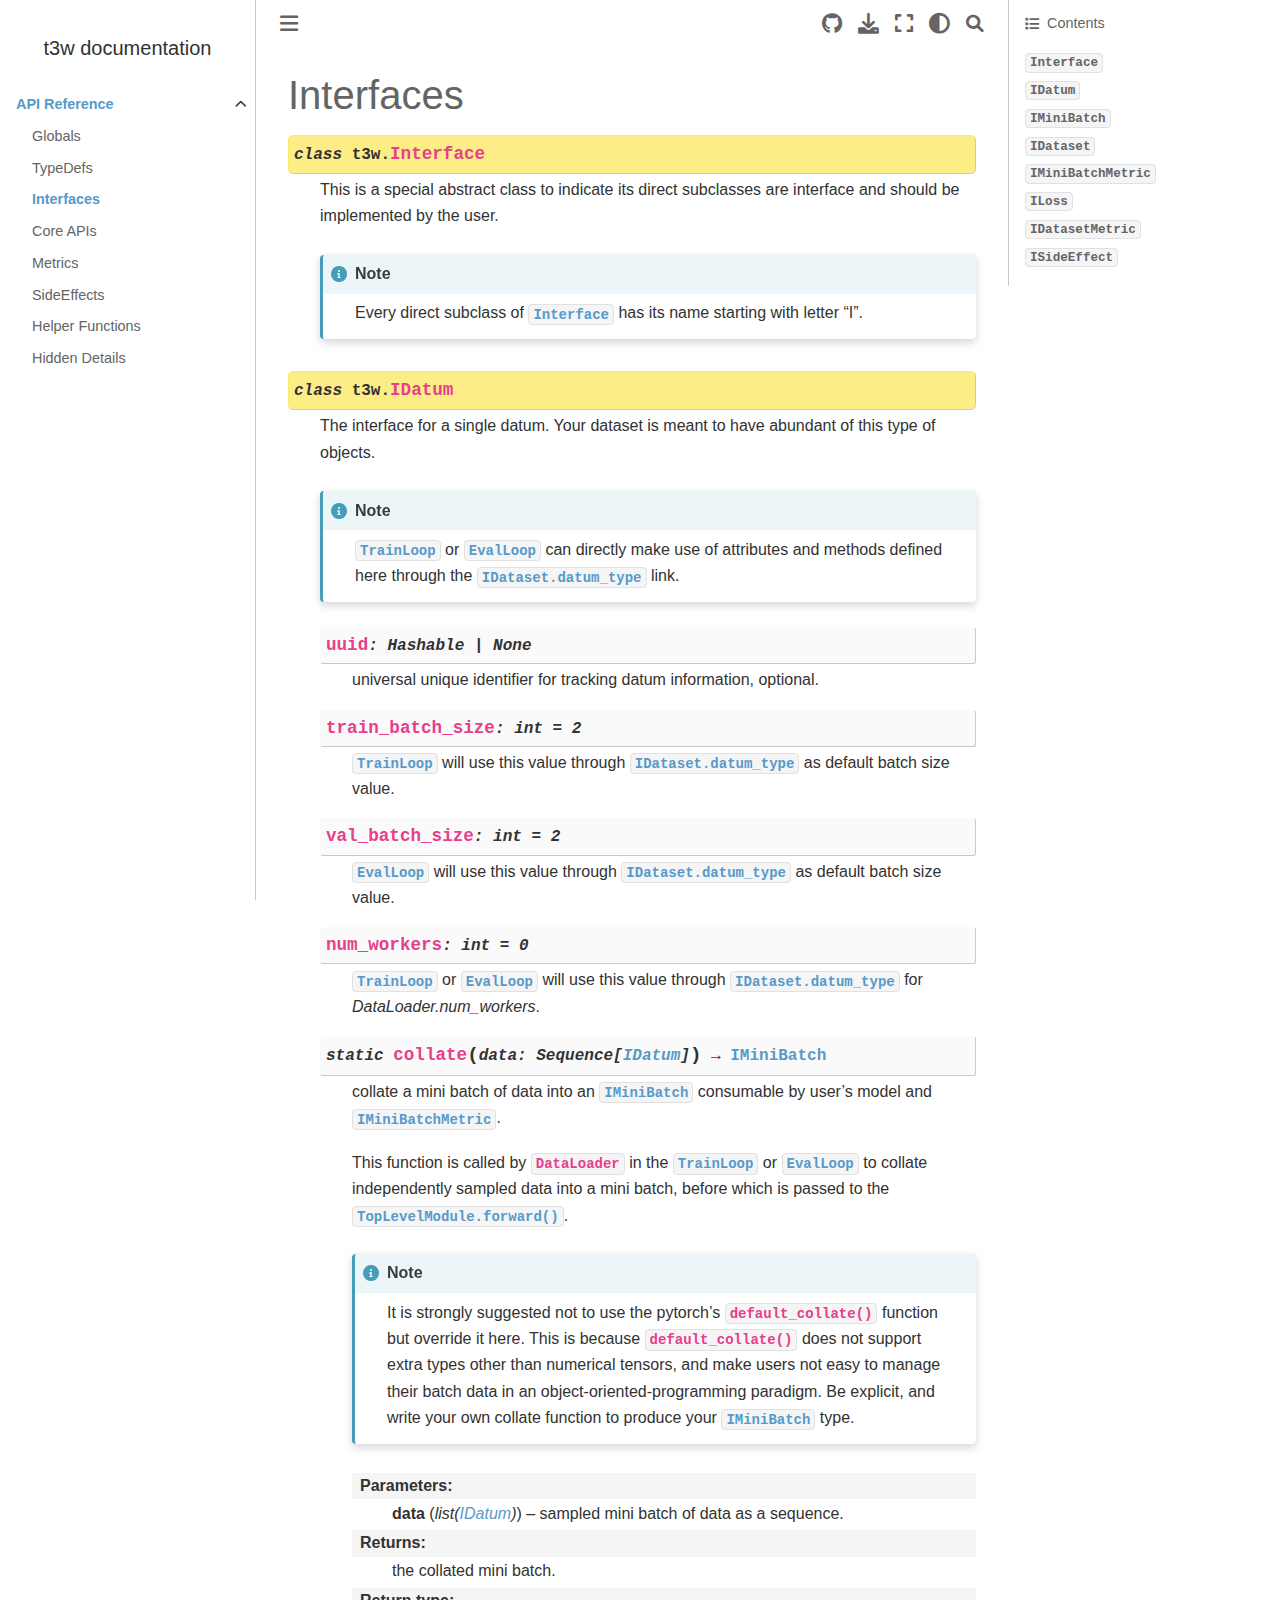
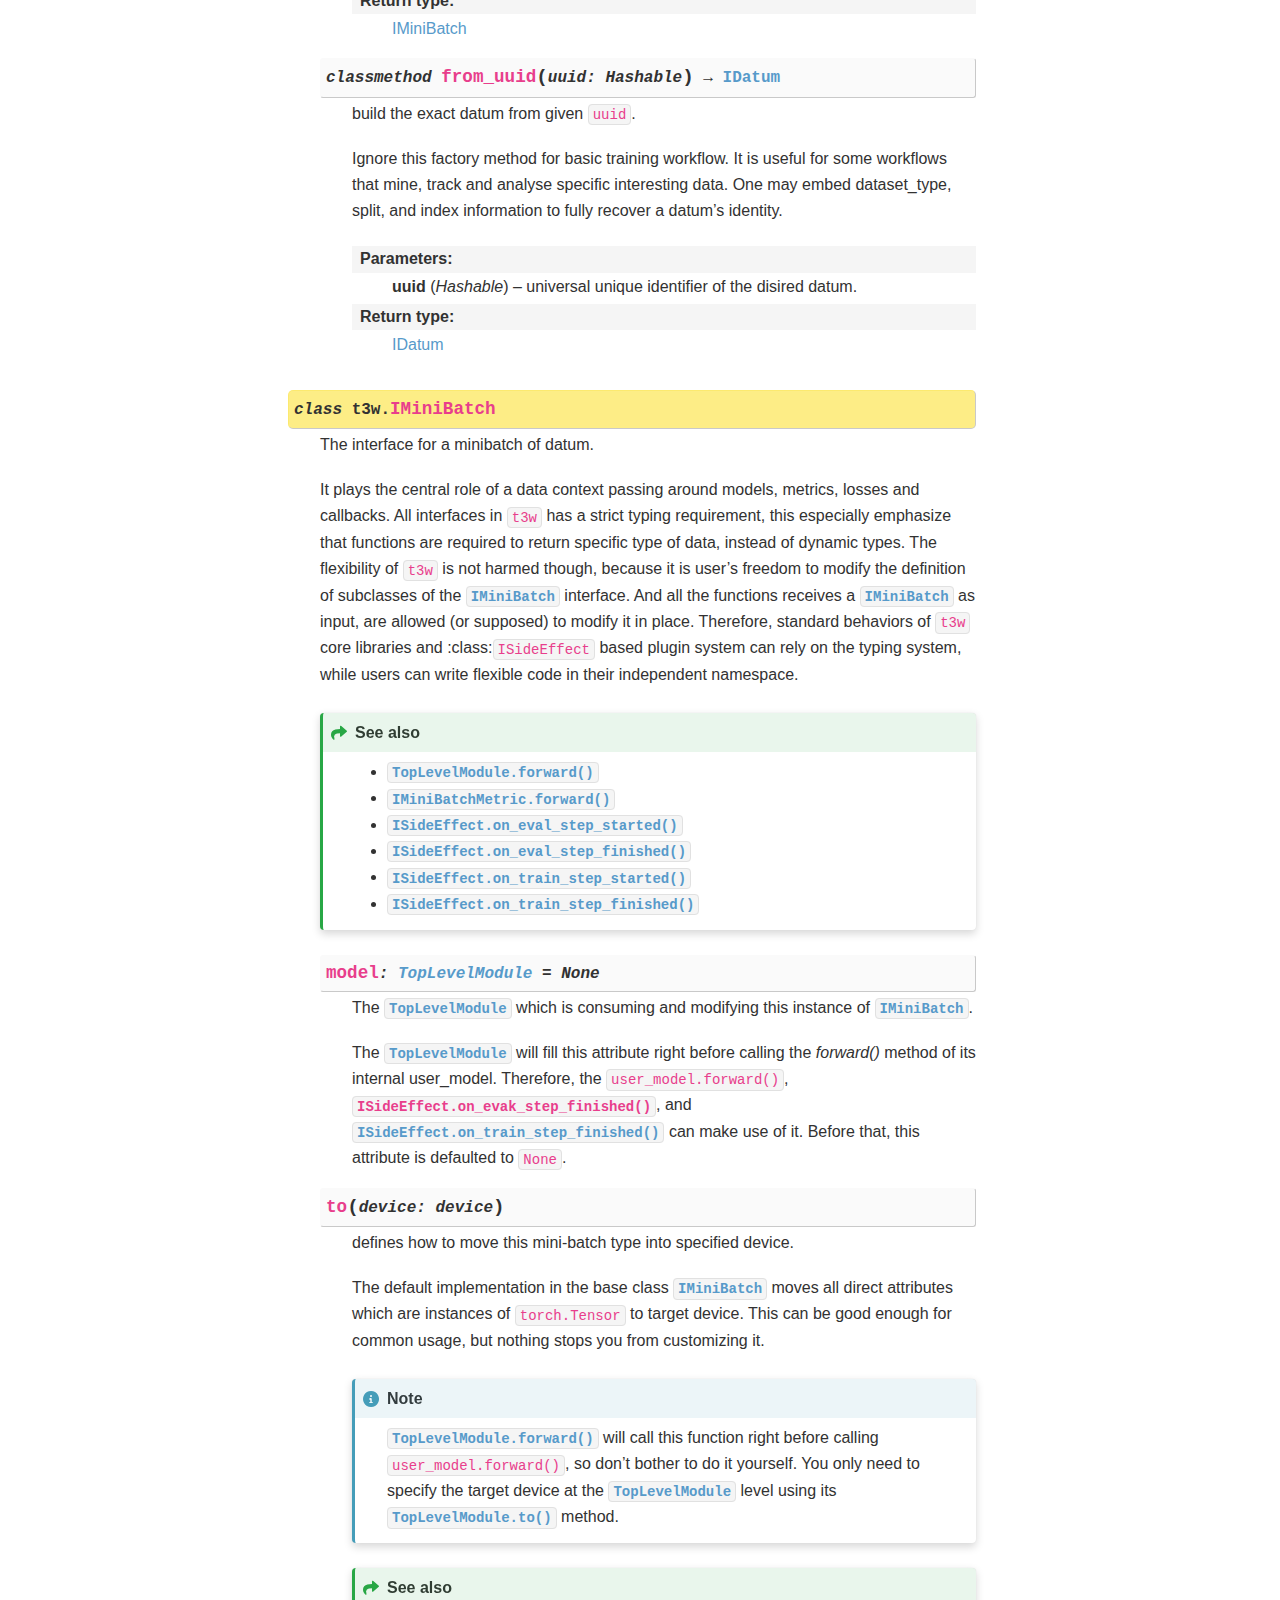
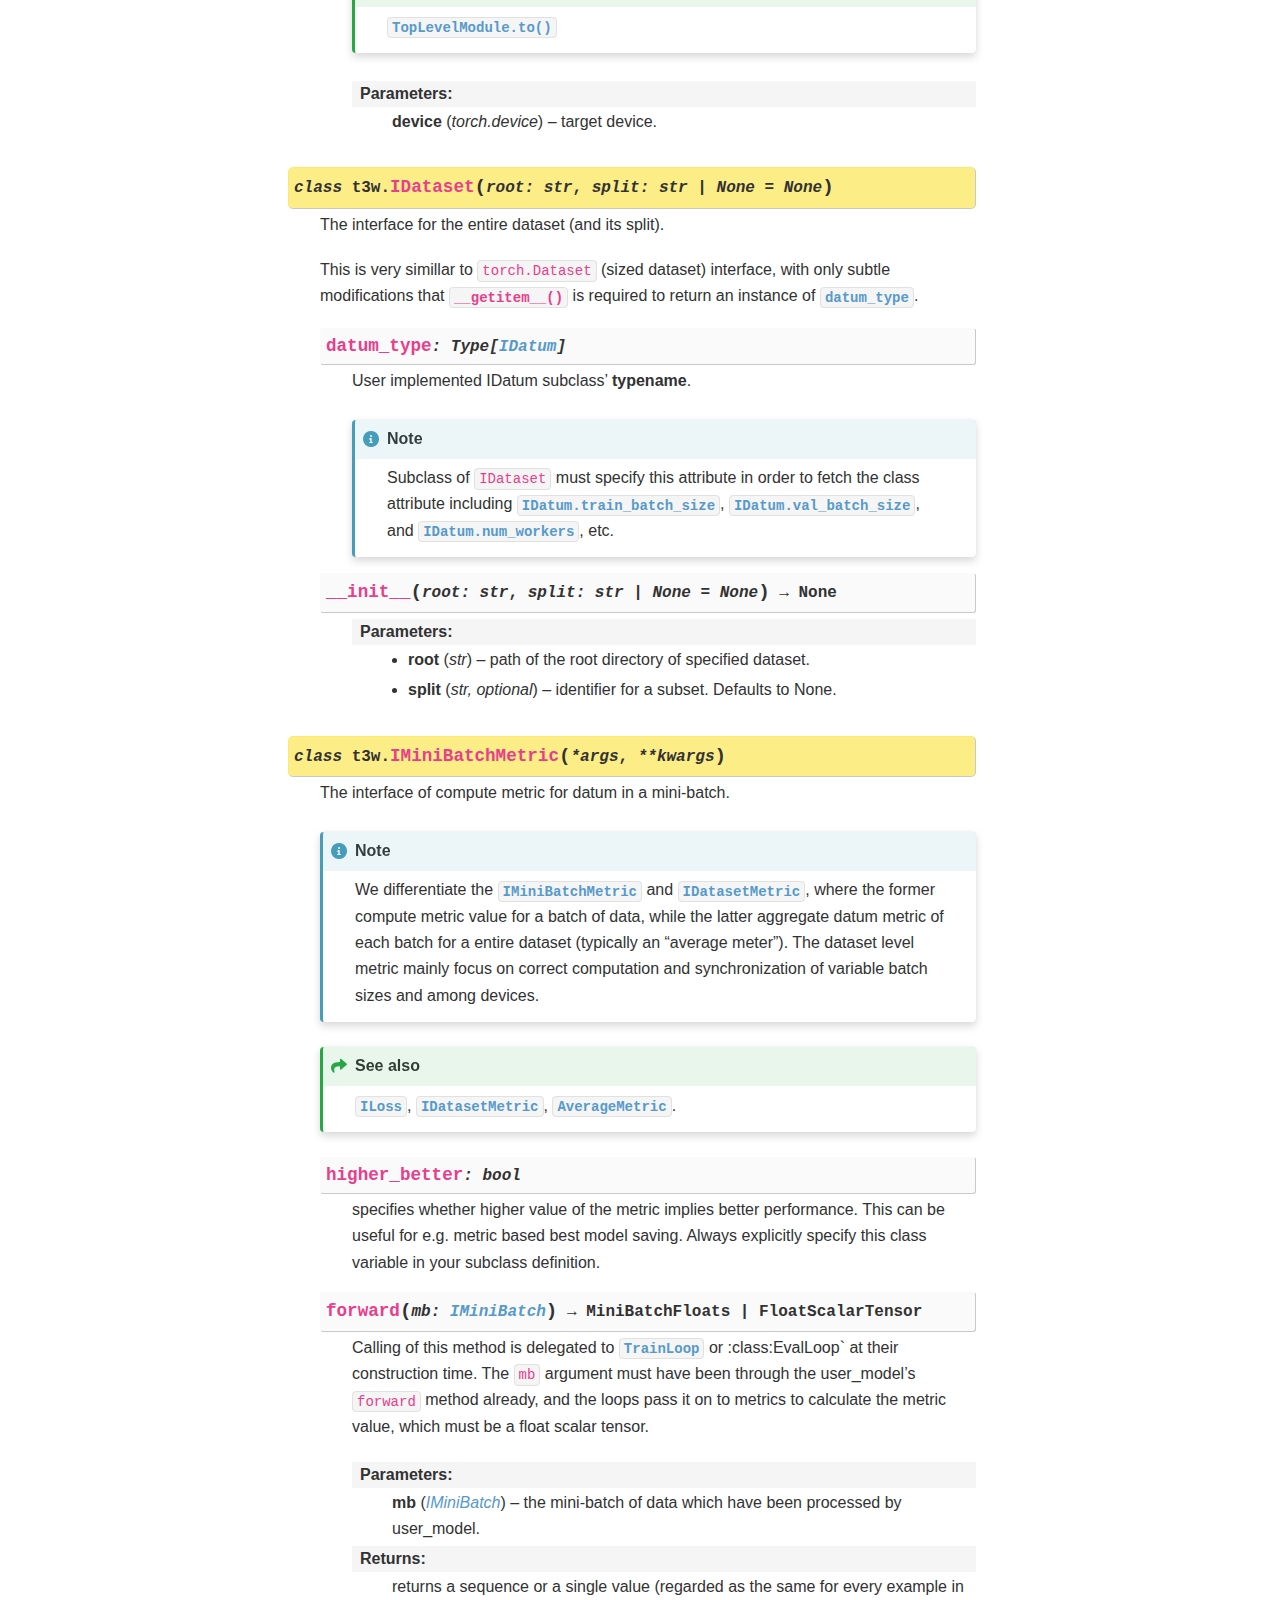
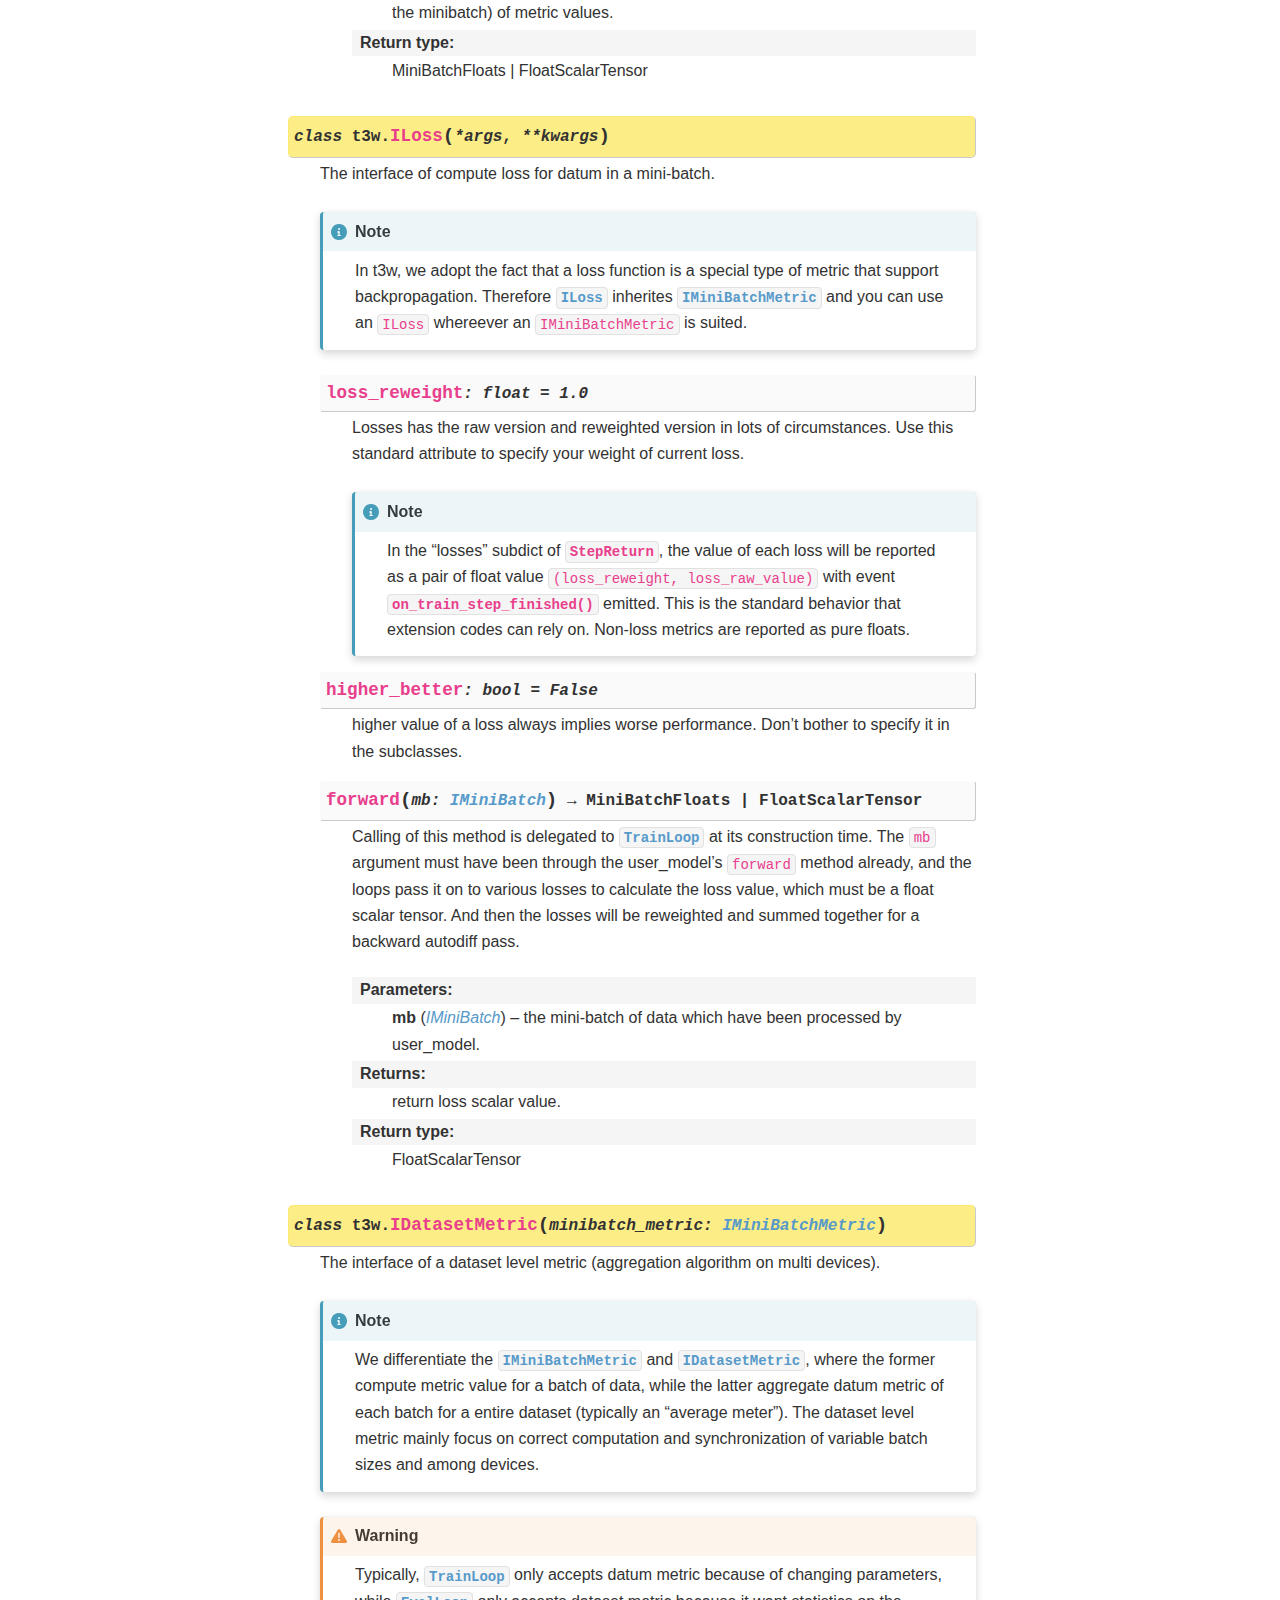
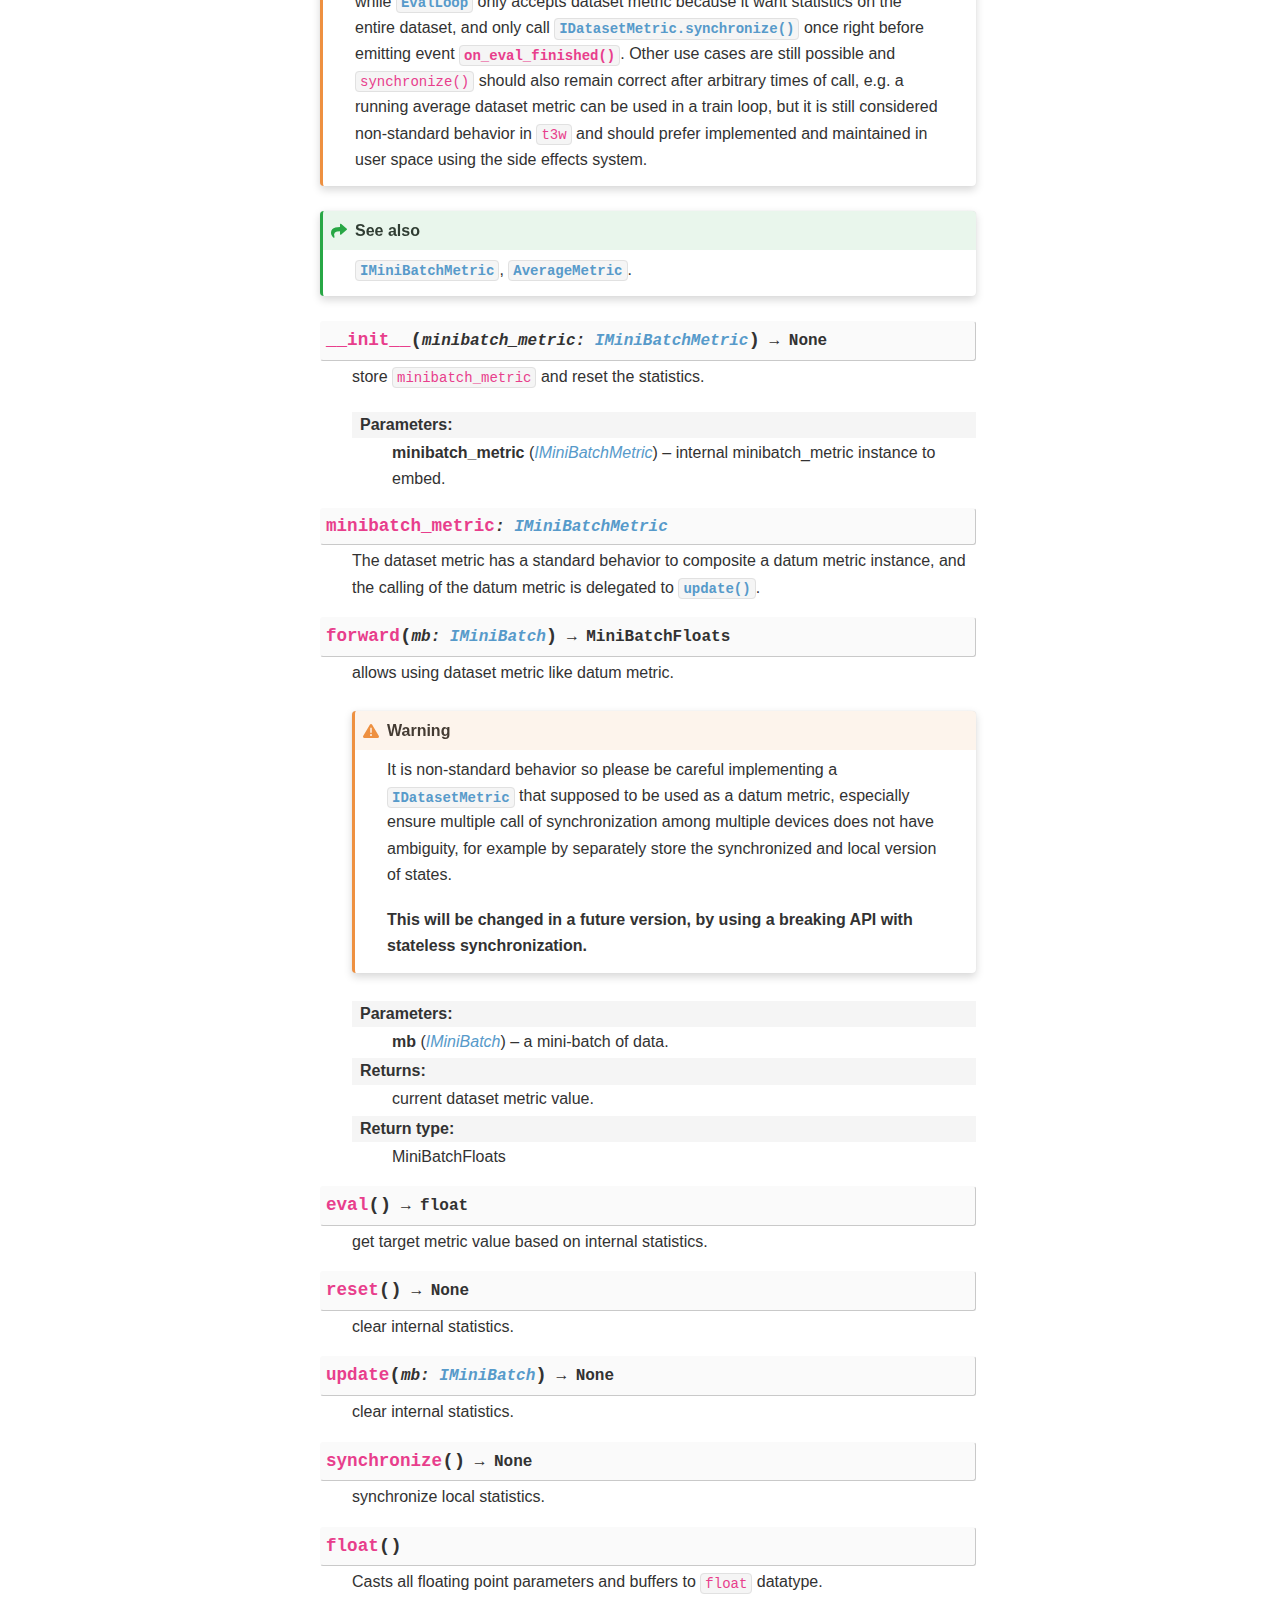
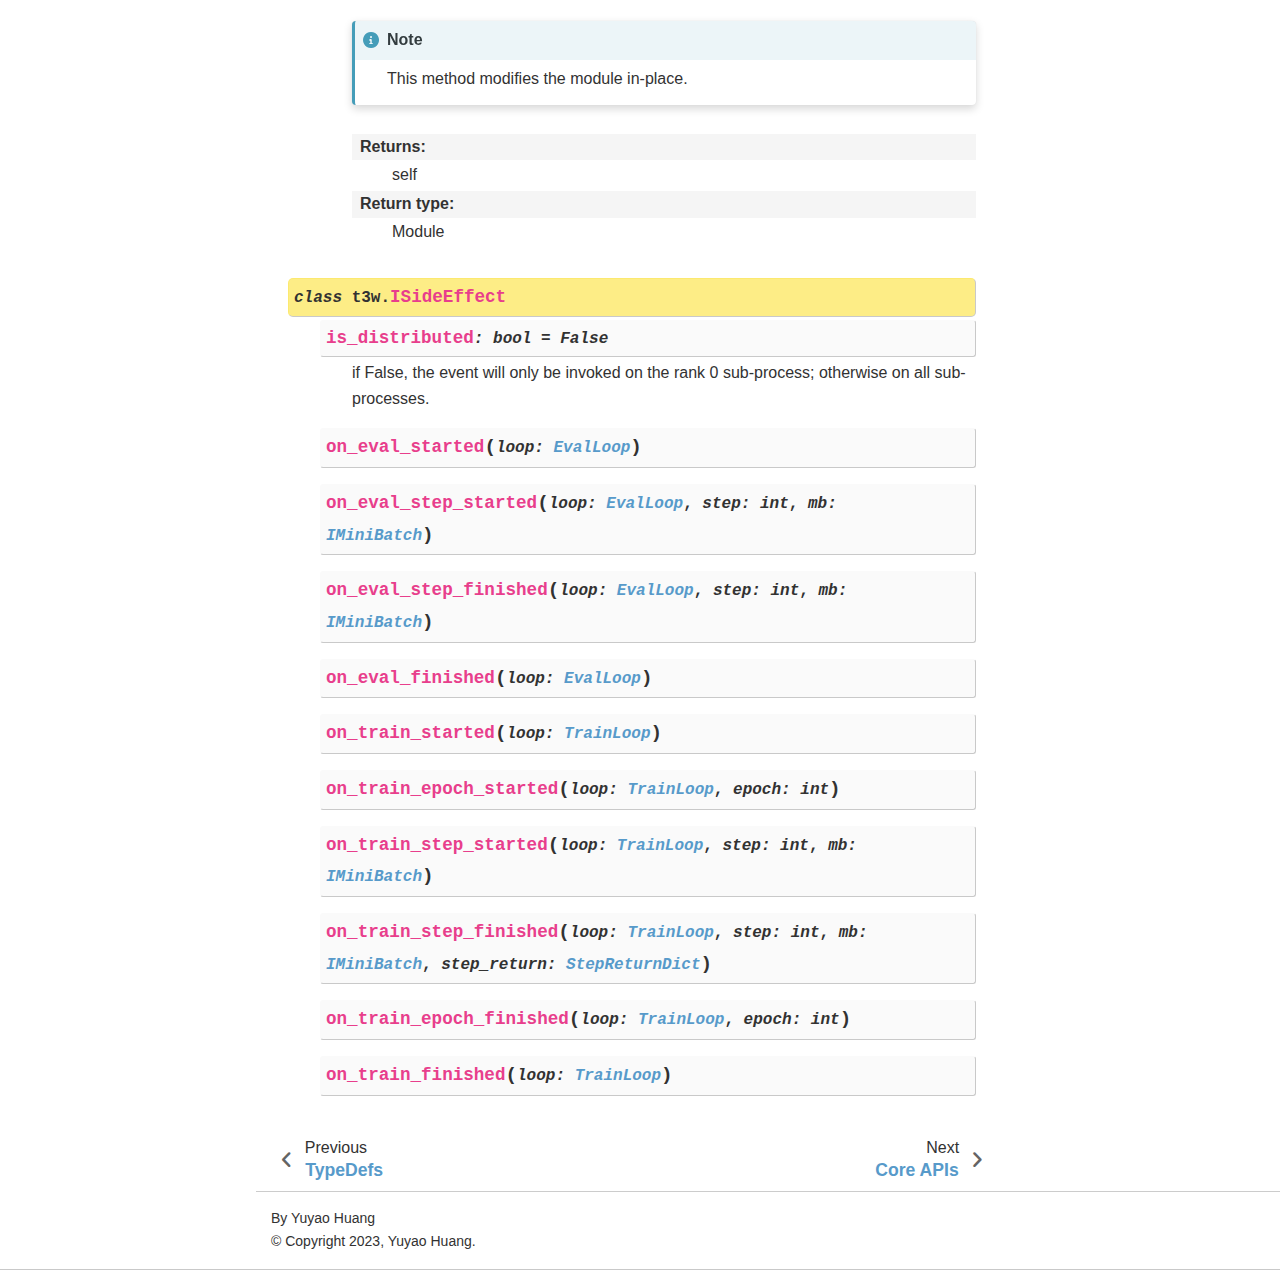
<file: api/interfaces.html>
<!DOCTYPE html>


<html lang="en" >

  <head>
    <meta charset="utf-8" />
    <meta name="viewport" content="width=device-width, initial-scale=1.0" /><meta name="generator" content="Docutils 0.19: https://docutils.sourceforge.io/" />

    <title>Interfaces &#8212; t3w  documentation</title>
  
  
  
  <script data-cfasync="false">
    document.documentElement.dataset.mode = localStorage.getItem("mode") || "";
    document.documentElement.dataset.theme = localStorage.getItem("theme") || "light";
  </script>
  
  <!-- Loaded before other Sphinx assets -->
  <link href="../_static/styles/theme.css?digest=e353d410970836974a52" rel="stylesheet" />
<link href="../_static/styles/bootstrap.css?digest=e353d410970836974a52" rel="stylesheet" />
<link href="../_static/styles/pydata-sphinx-theme.css?digest=e353d410970836974a52" rel="stylesheet" />

  
  <link href="../_static/vendor/fontawesome/6.1.2/css/all.min.css?digest=e353d410970836974a52" rel="stylesheet" />
  <link rel="preload" as="font" type="font/woff2" crossorigin href="../_static/vendor/fontawesome/6.1.2/webfonts/fa-solid-900.woff2" />
<link rel="preload" as="font" type="font/woff2" crossorigin href="../_static/vendor/fontawesome/6.1.2/webfonts/fa-brands-400.woff2" />
<link rel="preload" as="font" type="font/woff2" crossorigin href="../_static/vendor/fontawesome/6.1.2/webfonts/fa-regular-400.woff2" />

    <link rel="stylesheet" type="text/css" href="../_static/pygments.css" />
    <link rel="stylesheet" href="../_static/styles/sphinx-book-theme.css?digest=14f4ca6b54d191a8c7657f6c759bf11a5fb86285" type="text/css" />
    <link rel="stylesheet" type="text/css" href="../_static/custom.css" />
  
  <!-- Pre-loaded scripts that we'll load fully later -->
  <link rel="preload" as="script" href="../_static/scripts/bootstrap.js?digest=e353d410970836974a52" />
<link rel="preload" as="script" href="../_static/scripts/pydata-sphinx-theme.js?digest=e353d410970836974a52" />

    <script data-url_root="../" id="documentation_options" src="../_static/documentation_options.js"></script>
    <script src="../_static/doctools.js"></script>
    <script src="../_static/sphinx_highlight.js"></script>
    <script src="../_static/scripts/sphinx-book-theme.js?digest=5a5c038af52cf7bc1a1ec88eea08e6366ee68824"></script>
    <script>DOCUMENTATION_OPTIONS.pagename = 'api/interfaces';</script>
    <link rel="index" title="Index" href="../genindex.html" />
    <link rel="search" title="Search" href="../search.html" />
    <link rel="next" title="Core APIs" href="core.html" />
    <link rel="prev" title="TypeDefs" href="typedefs.html" />
  <meta name="viewport" content="width=device-width, initial-scale=1"/>
  <meta name="docsearch:language" content="en"/>
  </head>
  
  
  <body data-bs-spy="scroll" data-bs-target=".bd-toc-nav" data-offset="180" data-bs-root-margin="0px 0px -60%" data-default-mode="">

  
  
  <a class="skip-link" href="#main-content">Skip to main content</a>
  
  <input type="checkbox"
          class="sidebar-toggle"
          name="__primary"
          id="__primary"/>
  <label class="overlay overlay-primary" for="__primary"></label>
  
  <input type="checkbox"
          class="sidebar-toggle"
          name="__secondary"
          id="__secondary"/>
  <label class="overlay overlay-secondary" for="__secondary"></label>
  
  <div class="search-button__wrapper">
    <div class="search-button__overlay"></div>
    <div class="search-button__search-container">
<form class="bd-search d-flex align-items-center"
      action="../search.html"
      method="get">
  <i class="fa-solid fa-magnifying-glass"></i>
  <input type="search"
         class="form-control"
         name="q"
         id="search-input"
         placeholder="Search..."
         aria-label="Search..."
         autocomplete="off"
         autocorrect="off"
         autocapitalize="off"
         spellcheck="false"/>
  <span class="search-button__kbd-shortcut"><kbd class="kbd-shortcut__modifier">Ctrl</kbd>+<kbd>K</kbd></span>
</form></div>
  </div>
  
    <nav class="bd-header navbar navbar-expand-lg bd-navbar">
    </nav>
  
  <div class="bd-container">
    <div class="bd-container__inner bd-page-width">
      
      <div class="bd-sidebar-primary bd-sidebar">
        

  
  <div class="sidebar-header-items sidebar-primary__section">
    
    
    
    
  </div>
  
    <div class="sidebar-primary-items__start sidebar-primary__section">
        <div class="sidebar-primary-item">
  

<a class="navbar-brand logo" href="../index.html">
  
  
  
  
  
    <p class="title logo__title">t3w  documentation</p>
  
</a></div>
        <div class="sidebar-primary-item"><nav class="bd-links" id="bd-docs-nav" aria-label="Main">
    <div class="bd-toc-item navbar-nav active">
        <ul class="current nav bd-sidenav">
<li class="toctree-l1 current active has-children"><a class="reference internal" href="index.html">API Reference</a><input checked class="toctree-checkbox" id="toctree-checkbox-1" name="toctree-checkbox-1" type="checkbox"/><label class="toctree-toggle" for="toctree-checkbox-1"><i class="fa-solid fa-chevron-down"></i></label><ul class="current">
<li class="toctree-l2"><a class="reference internal" href="globals.html">Globals</a></li>
<li class="toctree-l2"><a class="reference internal" href="typedefs.html">TypeDefs</a></li>
<li class="toctree-l2 current active"><a class="current reference internal" href="#">Interfaces</a></li>
<li class="toctree-l2"><a class="reference internal" href="core.html">Core APIs</a></li>
<li class="toctree-l2"><a class="reference internal" href="metrics.html">Metrics</a></li>
<li class="toctree-l2"><a class="reference internal" href="side_effects.html">SideEffects</a></li>
<li class="toctree-l2"><a class="reference internal" href="helpers.html">Helper Functions</a></li>
<li class="toctree-l2"><a class="reference internal" href="hidden.html">Hidden Details</a></li>
</ul>
</li>
</ul>

    </div>
</nav></div>
    </div>
  
  
  <div class="sidebar-primary-items__end sidebar-primary__section">
  </div>
  
  <div id="rtd-footer-container"></div>


      </div>
      
      <main id="main-content" class="bd-main">
        
        

<div class="sbt-scroll-pixel-helper"></div>

          <div class="bd-content">
            <div class="bd-article-container">
              
              <div class="bd-header-article">
<div class="header-article-items header-article__inner">
  
    <div class="header-article-items__start">
      
        <div class="header-article-item"><label class="sidebar-toggle primary-toggle btn btn-sm" for="__primary" title="Toggle primary sidebar" data-bs-placement="bottom" data-bs-toggle="tooltip">
  <span class="fa-solid fa-bars"></span>
</label></div>
      
    </div>
  
  
    <div class="header-article-items__end">
      
        <div class="header-article-item">

<div class="article-header-buttons">


<a href="https://github.com/tjyuyao/t3w" target="_blank"
   class="btn btn-sm btn-source-repository-button"
   title="Source repository"
   data-bs-placement="bottom" data-bs-toggle="tooltip"
>
  

<span class="btn__icon-container">
  <i class="fab fa-github"></i>
  </span>

</a>






<div class="dropdown dropdown-download-buttons">
  <button class="btn dropdown-toggle" type="button" data-bs-toggle="dropdown" aria-expanded="false" aria-label="Download this page">
    <i class="fas fa-download"></i>
  </button>
  <ul class="dropdown-menu">
      
      
      
      <li><a href="../_sources/api/interfaces.rst" target="_blank"
   class="btn btn-sm btn-download-source-button dropdown-item"
   title="Download source file"
   data-bs-placement="left" data-bs-toggle="tooltip"
>
  

<span class="btn__icon-container">
  <i class="fas fa-file"></i>
  </span>
<span class="btn__text-container">.rst</span>
</a>
</li>
      
      
      
      
      <li>
<button onclick="window.print()"
  class="btn btn-sm btn-download-pdf-button dropdown-item"
  title="Print to PDF"
  data-bs-placement="left" data-bs-toggle="tooltip"
>
  

<span class="btn__icon-container">
  <i class="fas fa-file-pdf"></i>
  </span>
<span class="btn__text-container">.pdf</span>
</button>
</li>
      
  </ul>
</div>




<button onclick="toggleFullScreen()"
  class="btn btn-sm btn-fullscreen-button"
  title="Fullscreen mode"
  data-bs-placement="bottom" data-bs-toggle="tooltip"
>
  

<span class="btn__icon-container">
  <i class="fas fa-expand"></i>
  </span>

</button>


<script>
document.write(`
  <button class="theme-switch-button btn btn-sm btn-outline-primary navbar-btn rounded-circle" title="light/dark" aria-label="light/dark" data-bs-placement="bottom" data-bs-toggle="tooltip">
    <span class="theme-switch" data-mode="light"><i class="fa-solid fa-sun"></i></span>
    <span class="theme-switch" data-mode="dark"><i class="fa-solid fa-moon"></i></span>
    <span class="theme-switch" data-mode="auto"><i class="fa-solid fa-circle-half-stroke"></i></span>
  </button>
`);
</script>

<script>
document.write(`
  <button class="btn btn-sm navbar-btn search-button search-button__button" title="Search" aria-label="Search" data-bs-placement="bottom" data-bs-toggle="tooltip">
    <i class="fa-solid fa-magnifying-glass"></i>
  </button>
`);
</script>
<label class="sidebar-toggle secondary-toggle btn btn-sm" for="__secondary"title="Toggle secondary sidebar" data-bs-placement="bottom" data-bs-toggle="tooltip">
    <span class="fa-solid fa-list"></span>
</label>
</div></div>
      
    </div>
  
</div>
</div>
              
              

<div id="jb-print-docs-body" class="onlyprint">
    <h1>Interfaces</h1>
    <!-- Table of contents -->
    <div id="print-main-content">
        <div id="jb-print-toc">
            
            <div>
                <h2> Contents </h2>
            </div>
            <nav aria-label="Page">
                <ul class="visible nav section-nav flex-column">
<li class="toc-h2 nav-item toc-entry"><a class="reference internal nav-link" href="#t3w.Interface"><code class="docutils literal notranslate"><span class="pre">Interface</span></code></a></li>
<li class="toc-h2 nav-item toc-entry"><a class="reference internal nav-link" href="#t3w.IDatum"><code class="docutils literal notranslate"><span class="pre">IDatum</span></code></a><ul class="nav section-nav flex-column">
<li class="toc-h3 nav-item toc-entry"><a class="reference internal nav-link" href="#t3w.IDatum.uuid"><code class="docutils literal notranslate"><span class="pre">IDatum.uuid</span></code></a></li>
<li class="toc-h3 nav-item toc-entry"><a class="reference internal nav-link" href="#t3w.IDatum.train_batch_size"><code class="docutils literal notranslate"><span class="pre">IDatum.train_batch_size</span></code></a></li>
<li class="toc-h3 nav-item toc-entry"><a class="reference internal nav-link" href="#t3w.IDatum.val_batch_size"><code class="docutils literal notranslate"><span class="pre">IDatum.val_batch_size</span></code></a></li>
<li class="toc-h3 nav-item toc-entry"><a class="reference internal nav-link" href="#t3w.IDatum.num_workers"><code class="docutils literal notranslate"><span class="pre">IDatum.num_workers</span></code></a></li>
<li class="toc-h3 nav-item toc-entry"><a class="reference internal nav-link" href="#t3w.IDatum.collate"><code class="docutils literal notranslate"><span class="pre">IDatum.collate()</span></code></a></li>
<li class="toc-h3 nav-item toc-entry"><a class="reference internal nav-link" href="#t3w.IDatum.from_uuid"><code class="docutils literal notranslate"><span class="pre">IDatum.from_uuid()</span></code></a></li>
</ul>
</li>
<li class="toc-h2 nav-item toc-entry"><a class="reference internal nav-link" href="#t3w.IMiniBatch"><code class="docutils literal notranslate"><span class="pre">IMiniBatch</span></code></a><ul class="nav section-nav flex-column">
<li class="toc-h3 nav-item toc-entry"><a class="reference internal nav-link" href="#t3w.IMiniBatch.model"><code class="docutils literal notranslate"><span class="pre">IMiniBatch.model</span></code></a></li>
<li class="toc-h3 nav-item toc-entry"><a class="reference internal nav-link" href="#t3w.IMiniBatch.to"><code class="docutils literal notranslate"><span class="pre">IMiniBatch.to()</span></code></a></li>
</ul>
</li>
<li class="toc-h2 nav-item toc-entry"><a class="reference internal nav-link" href="#t3w.IDataset"><code class="docutils literal notranslate"><span class="pre">IDataset</span></code></a><ul class="nav section-nav flex-column">
<li class="toc-h3 nav-item toc-entry"><a class="reference internal nav-link" href="#t3w.IDataset.datum_type"><code class="docutils literal notranslate"><span class="pre">IDataset.datum_type</span></code></a></li>
<li class="toc-h3 nav-item toc-entry"><a class="reference internal nav-link" href="#t3w.IDataset.__init__"><code class="docutils literal notranslate"><span class="pre">IDataset.__init__()</span></code></a></li>
</ul>
</li>
<li class="toc-h2 nav-item toc-entry"><a class="reference internal nav-link" href="#t3w.IMiniBatchMetric"><code class="docutils literal notranslate"><span class="pre">IMiniBatchMetric</span></code></a><ul class="nav section-nav flex-column">
<li class="toc-h3 nav-item toc-entry"><a class="reference internal nav-link" href="#t3w.IMiniBatchMetric.higher_better"><code class="docutils literal notranslate"><span class="pre">IMiniBatchMetric.higher_better</span></code></a></li>
<li class="toc-h3 nav-item toc-entry"><a class="reference internal nav-link" href="#t3w.IMiniBatchMetric.forward"><code class="docutils literal notranslate"><span class="pre">IMiniBatchMetric.forward()</span></code></a></li>
</ul>
</li>
<li class="toc-h2 nav-item toc-entry"><a class="reference internal nav-link" href="#t3w.ILoss"><code class="docutils literal notranslate"><span class="pre">ILoss</span></code></a><ul class="nav section-nav flex-column">
<li class="toc-h3 nav-item toc-entry"><a class="reference internal nav-link" href="#t3w.ILoss.loss_reweight"><code class="docutils literal notranslate"><span class="pre">ILoss.loss_reweight</span></code></a></li>
<li class="toc-h3 nav-item toc-entry"><a class="reference internal nav-link" href="#t3w.ILoss.higher_better"><code class="docutils literal notranslate"><span class="pre">ILoss.higher_better</span></code></a></li>
<li class="toc-h3 nav-item toc-entry"><a class="reference internal nav-link" href="#t3w.ILoss.forward"><code class="docutils literal notranslate"><span class="pre">ILoss.forward()</span></code></a></li>
</ul>
</li>
<li class="toc-h2 nav-item toc-entry"><a class="reference internal nav-link" href="#t3w.IDatasetMetric"><code class="docutils literal notranslate"><span class="pre">IDatasetMetric</span></code></a><ul class="nav section-nav flex-column">
<li class="toc-h3 nav-item toc-entry"><a class="reference internal nav-link" href="#t3w.IDatasetMetric.__init__"><code class="docutils literal notranslate"><span class="pre">IDatasetMetric.__init__()</span></code></a></li>
<li class="toc-h3 nav-item toc-entry"><a class="reference internal nav-link" href="#t3w.IDatasetMetric.minibatch_metric"><code class="docutils literal notranslate"><span class="pre">IDatasetMetric.minibatch_metric</span></code></a></li>
<li class="toc-h3 nav-item toc-entry"><a class="reference internal nav-link" href="#t3w.IDatasetMetric.forward"><code class="docutils literal notranslate"><span class="pre">IDatasetMetric.forward()</span></code></a></li>
<li class="toc-h3 nav-item toc-entry"><a class="reference internal nav-link" href="#t3w.IDatasetMetric.eval"><code class="docutils literal notranslate"><span class="pre">IDatasetMetric.eval()</span></code></a></li>
<li class="toc-h3 nav-item toc-entry"><a class="reference internal nav-link" href="#t3w.IDatasetMetric.reset"><code class="docutils literal notranslate"><span class="pre">IDatasetMetric.reset()</span></code></a></li>
<li class="toc-h3 nav-item toc-entry"><a class="reference internal nav-link" href="#t3w.IDatasetMetric.update"><code class="docutils literal notranslate"><span class="pre">IDatasetMetric.update()</span></code></a></li>
<li class="toc-h3 nav-item toc-entry"><a class="reference internal nav-link" href="#t3w.IDatasetMetric.synchronize"><code class="docutils literal notranslate"><span class="pre">IDatasetMetric.synchronize()</span></code></a></li>
<li class="toc-h3 nav-item toc-entry"><a class="reference internal nav-link" href="#t3w.IDatasetMetric.float"><code class="docutils literal notranslate"><span class="pre">IDatasetMetric.float()</span></code></a></li>
</ul>
</li>
<li class="toc-h2 nav-item toc-entry"><a class="reference internal nav-link" href="#t3w.ISideEffect"><code class="docutils literal notranslate"><span class="pre">ISideEffect</span></code></a><ul class="nav section-nav flex-column">
<li class="toc-h3 nav-item toc-entry"><a class="reference internal nav-link" href="#t3w.ISideEffect.is_distributed"><code class="docutils literal notranslate"><span class="pre">ISideEffect.is_distributed</span></code></a></li>
<li class="toc-h3 nav-item toc-entry"><a class="reference internal nav-link" href="#t3w.ISideEffect.on_eval_started"><code class="docutils literal notranslate"><span class="pre">ISideEffect.on_eval_started()</span></code></a></li>
<li class="toc-h3 nav-item toc-entry"><a class="reference internal nav-link" href="#t3w.ISideEffect.on_eval_step_started"><code class="docutils literal notranslate"><span class="pre">ISideEffect.on_eval_step_started()</span></code></a></li>
<li class="toc-h3 nav-item toc-entry"><a class="reference internal nav-link" href="#t3w.ISideEffect.on_eval_step_finished"><code class="docutils literal notranslate"><span class="pre">ISideEffect.on_eval_step_finished()</span></code></a></li>
<li class="toc-h3 nav-item toc-entry"><a class="reference internal nav-link" href="#t3w.ISideEffect.on_eval_finished"><code class="docutils literal notranslate"><span class="pre">ISideEffect.on_eval_finished()</span></code></a></li>
<li class="toc-h3 nav-item toc-entry"><a class="reference internal nav-link" href="#t3w.ISideEffect.on_train_started"><code class="docutils literal notranslate"><span class="pre">ISideEffect.on_train_started()</span></code></a></li>
<li class="toc-h3 nav-item toc-entry"><a class="reference internal nav-link" href="#t3w.ISideEffect.on_train_epoch_started"><code class="docutils literal notranslate"><span class="pre">ISideEffect.on_train_epoch_started()</span></code></a></li>
<li class="toc-h3 nav-item toc-entry"><a class="reference internal nav-link" href="#t3w.ISideEffect.on_train_step_started"><code class="docutils literal notranslate"><span class="pre">ISideEffect.on_train_step_started()</span></code></a></li>
<li class="toc-h3 nav-item toc-entry"><a class="reference internal nav-link" href="#t3w.ISideEffect.on_train_step_finished"><code class="docutils literal notranslate"><span class="pre">ISideEffect.on_train_step_finished()</span></code></a></li>
<li class="toc-h3 nav-item toc-entry"><a class="reference internal nav-link" href="#t3w.ISideEffect.on_train_epoch_finished"><code class="docutils literal notranslate"><span class="pre">ISideEffect.on_train_epoch_finished()</span></code></a></li>
<li class="toc-h3 nav-item toc-entry"><a class="reference internal nav-link" href="#t3w.ISideEffect.on_train_finished"><code class="docutils literal notranslate"><span class="pre">ISideEffect.on_train_finished()</span></code></a></li>
</ul>
</li>
</ul>
            </nav>
        </div>
    </div>
</div>

              
                
<div id="searchbox"></div>
                <article class="bd-article" role="main">
                  
  <section id="interfaces">
<h1>Interfaces<a class="headerlink" href="#interfaces" title="Permalink to this heading">#</a></h1>
<dl class="py class">
<dt class="sig sig-object py" id="t3w.Interface">
<em class="property"><span class="pre">class</span><span class="w"> </span></em><span class="sig-prename descclassname"><span class="pre">t3w.</span></span><span class="sig-name descname"><span class="pre">Interface</span></span><a class="headerlink" href="#t3w.Interface" title="Permalink to this definition">#</a></dt>
<dd><p>This is a special abstract class to indicate its direct subclasses are interface and should be implemented by the user.</p>
<div class="admonition note">
<p class="admonition-title">Note</p>
<p>Every direct subclass of <a class="reference internal" href="#t3w.Interface" title="t3w.Interface"><code class="xref py py-class docutils literal notranslate"><span class="pre">Interface</span></code></a> has its name starting with letter “I”.</p>
</div>
</dd></dl>

<dl class="py class">
<dt class="sig sig-object py" id="t3w.IDatum">
<em class="property"><span class="pre">class</span><span class="w"> </span></em><span class="sig-prename descclassname"><span class="pre">t3w.</span></span><span class="sig-name descname"><span class="pre">IDatum</span></span><a class="headerlink" href="#t3w.IDatum" title="Permalink to this definition">#</a></dt>
<dd><p>The interface for a single datum. Your dataset is meant to have abundant of this type of objects.</p>
<div class="admonition note">
<p class="admonition-title">Note</p>
<p><a class="reference internal" href="core.html#t3w.TrainLoop" title="t3w.TrainLoop"><code class="xref py py-class docutils literal notranslate"><span class="pre">TrainLoop</span></code></a> or <a class="reference internal" href="core.html#t3w.EvalLoop" title="t3w.EvalLoop"><code class="xref py py-class docutils literal notranslate"><span class="pre">EvalLoop</span></code></a> can directly make use of attributes and methods defined here through the
<a class="reference internal" href="#t3w.IDataset.datum_type" title="t3w.IDataset.datum_type"><code class="xref py py-attr docutils literal notranslate"><span class="pre">IDataset.datum_type</span></code></a> link.</p>
</div>
<dl class="py attribute">
<dt class="sig sig-object py" id="t3w.IDatum.uuid">
<span class="sig-name descname"><span class="pre">uuid</span></span><em class="property"><span class="p"><span class="pre">:</span></span><span class="w"> </span><span class="pre">Hashable</span><span class="w"> </span><span class="p"><span class="pre">|</span></span><span class="w"> </span><span class="pre">None</span></em><a class="headerlink" href="#t3w.IDatum.uuid" title="Permalink to this definition">#</a></dt>
<dd><p>universal unique identifier for tracking datum information, optional.</p>
</dd></dl>

<dl class="py attribute">
<dt class="sig sig-object py" id="t3w.IDatum.train_batch_size">
<span class="sig-name descname"><span class="pre">train_batch_size</span></span><em class="property"><span class="p"><span class="pre">:</span></span><span class="w"> </span><span class="pre">int</span></em><em class="property"><span class="w"> </span><span class="p"><span class="pre">=</span></span><span class="w"> </span><span class="pre">2</span></em><a class="headerlink" href="#t3w.IDatum.train_batch_size" title="Permalink to this definition">#</a></dt>
<dd><p><a class="reference internal" href="core.html#t3w.TrainLoop" title="t3w.TrainLoop"><code class="xref py py-class docutils literal notranslate"><span class="pre">TrainLoop</span></code></a> will use this value through <a class="reference internal" href="#t3w.IDataset.datum_type" title="t3w.IDataset.datum_type"><code class="xref py py-attr docutils literal notranslate"><span class="pre">IDataset.datum_type</span></code></a> as default batch size value.</p>
</dd></dl>

<dl class="py attribute">
<dt class="sig sig-object py" id="t3w.IDatum.val_batch_size">
<span class="sig-name descname"><span class="pre">val_batch_size</span></span><em class="property"><span class="p"><span class="pre">:</span></span><span class="w"> </span><span class="pre">int</span></em><em class="property"><span class="w"> </span><span class="p"><span class="pre">=</span></span><span class="w"> </span><span class="pre">2</span></em><a class="headerlink" href="#t3w.IDatum.val_batch_size" title="Permalink to this definition">#</a></dt>
<dd><p><a class="reference internal" href="core.html#t3w.EvalLoop" title="t3w.EvalLoop"><code class="xref py py-class docutils literal notranslate"><span class="pre">EvalLoop</span></code></a> will use this value through <a class="reference internal" href="#t3w.IDataset.datum_type" title="t3w.IDataset.datum_type"><code class="xref py py-attr docutils literal notranslate"><span class="pre">IDataset.datum_type</span></code></a> as default batch size value.</p>
</dd></dl>

<dl class="py attribute">
<dt class="sig sig-object py" id="t3w.IDatum.num_workers">
<span class="sig-name descname"><span class="pre">num_workers</span></span><em class="property"><span class="p"><span class="pre">:</span></span><span class="w"> </span><span class="pre">int</span></em><em class="property"><span class="w"> </span><span class="p"><span class="pre">=</span></span><span class="w"> </span><span class="pre">0</span></em><a class="headerlink" href="#t3w.IDatum.num_workers" title="Permalink to this definition">#</a></dt>
<dd><p><a class="reference internal" href="core.html#t3w.TrainLoop" title="t3w.TrainLoop"><code class="xref py py-class docutils literal notranslate"><span class="pre">TrainLoop</span></code></a> or <a class="reference internal" href="core.html#t3w.EvalLoop" title="t3w.EvalLoop"><code class="xref py py-class docutils literal notranslate"><span class="pre">EvalLoop</span></code></a> will use this value through <a class="reference internal" href="#t3w.IDataset.datum_type" title="t3w.IDataset.datum_type"><code class="xref py py-attr docutils literal notranslate"><span class="pre">IDataset.datum_type</span></code></a> for <cite>DataLoader.num_workers</cite>.</p>
</dd></dl>

<dl class="py method">
<dt class="sig sig-object py" id="t3w.IDatum.collate">
<em class="property"><span class="pre">static</span><span class="w"> </span></em><span class="sig-name descname"><span class="pre">collate</span></span><span class="sig-paren">(</span><em class="sig-param"><span class="n"><span class="pre">data</span></span><span class="p"><span class="pre">:</span></span><span class="w"> </span><span class="n"><span class="pre">Sequence</span><span class="p"><span class="pre">[</span></span><a class="reference internal" href="#t3w.IDatum" title="t3w.core.IDatum"><span class="pre">IDatum</span></a><span class="p"><span class="pre">]</span></span></span></em><span class="sig-paren">)</span> <span class="sig-return"><span class="sig-return-icon">&#x2192;</span> <span class="sig-return-typehint"><a class="reference internal" href="#t3w.IMiniBatch" title="t3w.core.IMiniBatch"><span class="pre">IMiniBatch</span></a></span></span><a class="headerlink" href="#t3w.IDatum.collate" title="Permalink to this definition">#</a></dt>
<dd><p>collate a mini batch of data into an <a class="reference internal" href="#t3w.IMiniBatch" title="t3w.IMiniBatch"><code class="xref py py-class docutils literal notranslate"><span class="pre">IMiniBatch</span></code></a> consumable by user’s model and <a class="reference internal" href="#t3w.IMiniBatchMetric" title="t3w.IMiniBatchMetric"><code class="xref py py-class docutils literal notranslate"><span class="pre">IMiniBatchMetric</span></code></a>.</p>
<p>This function is called by <code class="xref py py-class docutils literal notranslate"><span class="pre">DataLoader</span></code> in the <a class="reference internal" href="core.html#t3w.TrainLoop" title="t3w.TrainLoop"><code class="xref py py-class docutils literal notranslate"><span class="pre">TrainLoop</span></code></a> or <a class="reference internal" href="core.html#t3w.EvalLoop" title="t3w.EvalLoop"><code class="xref py py-class docutils literal notranslate"><span class="pre">EvalLoop</span></code></a> to collate independently sampled data
into a mini batch, before which is passed to the <a class="reference internal" href="core.html#t3w.TopLevelModule.forward" title="t3w.TopLevelModule.forward"><code class="xref py py-meth docutils literal notranslate"><span class="pre">TopLevelModule.forward()</span></code></a>.</p>
<div class="admonition note">
<p class="admonition-title">Note</p>
<p>It is strongly suggested not to use the pytorch’s <code class="xref py py-func docutils literal notranslate"><span class="pre">default_collate()</span></code> function but override it here.
This is because <code class="xref py py-func docutils literal notranslate"><span class="pre">default_collate()</span></code> does not support extra types other than numerical tensors, and make
users not easy to manage their batch data in an object-oriented-programming paradigm. Be explicit, and
write your own collate function to produce your <a class="reference internal" href="#t3w.IMiniBatch" title="t3w.IMiniBatch"><code class="xref py py-class docutils literal notranslate"><span class="pre">IMiniBatch</span></code></a> type.</p>
</div>
<dl class="field-list simple">
<dt class="field-odd">Parameters<span class="colon">:</span></dt>
<dd class="field-odd"><p><strong>data</strong> (<em>list</em><em>(</em><a class="reference internal" href="#t3w.IDatum" title="t3w.IDatum"><em>IDatum</em></a><em>)</em>) – sampled mini batch of data as a sequence.</p>
</dd>
<dt class="field-even">Returns<span class="colon">:</span></dt>
<dd class="field-even"><p>the collated mini batch.</p>
</dd>
<dt class="field-odd">Return type<span class="colon">:</span></dt>
<dd class="field-odd"><p><a class="reference internal" href="#t3w.IMiniBatch" title="t3w.IMiniBatch">IMiniBatch</a></p>
</dd>
</dl>
</dd></dl>

<dl class="py method">
<dt class="sig sig-object py" id="t3w.IDatum.from_uuid">
<em class="property"><span class="pre">classmethod</span><span class="w"> </span></em><span class="sig-name descname"><span class="pre">from_uuid</span></span><span class="sig-paren">(</span><em class="sig-param"><span class="n"><span class="pre">uuid</span></span><span class="p"><span class="pre">:</span></span><span class="w"> </span><span class="n"><span class="pre">Hashable</span></span></em><span class="sig-paren">)</span> <span class="sig-return"><span class="sig-return-icon">&#x2192;</span> <span class="sig-return-typehint"><a class="reference internal" href="#t3w.IDatum" title="t3w.core.IDatum"><span class="pre">IDatum</span></a></span></span><a class="headerlink" href="#t3w.IDatum.from_uuid" title="Permalink to this definition">#</a></dt>
<dd><p>build the exact datum from given <code class="docutils literal notranslate"><span class="pre">uuid</span></code>.</p>
<p>Ignore this factory method for basic training workflow. It is
useful for some workflows that mine, track and analyse specific interesting data.
One may embed dataset_type, split, and index information to fully recover a datum’s identity.</p>
<dl class="field-list simple">
<dt class="field-odd">Parameters<span class="colon">:</span></dt>
<dd class="field-odd"><p><strong>uuid</strong> (<em>Hashable</em>) – universal unique identifier of the disired datum.</p>
</dd>
<dt class="field-even">Return type<span class="colon">:</span></dt>
<dd class="field-even"><p><a class="reference internal" href="#t3w.IDatum" title="t3w.IDatum">IDatum</a></p>
</dd>
</dl>
</dd></dl>

</dd></dl>

<dl class="py class">
<dt class="sig sig-object py" id="t3w.IMiniBatch">
<em class="property"><span class="pre">class</span><span class="w"> </span></em><span class="sig-prename descclassname"><span class="pre">t3w.</span></span><span class="sig-name descname"><span class="pre">IMiniBatch</span></span><a class="headerlink" href="#t3w.IMiniBatch" title="Permalink to this definition">#</a></dt>
<dd><p>The interface for a minibatch of datum.</p>
<p>It plays the central role of a data context passing around models, metrics, losses and callbacks.
All interfaces in <code class="docutils literal notranslate"><span class="pre">t3w</span></code> has a strict typing requirement, this especially emphasize that functions
are required to return specific type of data, instead of dynamic types. The flexibility of <code class="docutils literal notranslate"><span class="pre">t3w</span></code>
is not harmed though, because it is user’s freedom to modify the definition of subclasses of the
<a class="reference internal" href="#t3w.IMiniBatch" title="t3w.IMiniBatch"><code class="xref py py-class docutils literal notranslate"><span class="pre">IMiniBatch</span></code></a> interface. And all the functions receives a <a class="reference internal" href="#t3w.IMiniBatch" title="t3w.IMiniBatch"><code class="xref py py-class docutils literal notranslate"><span class="pre">IMiniBatch</span></code></a> as input, are
allowed (or supposed) to modify it in place. Therefore, standard behaviors of <code class="docutils literal notranslate"><span class="pre">t3w</span></code> core libraries
and :class:<code class="docutils literal notranslate"><span class="pre">ISideEffect</span></code> based plugin system can rely on the typing system, while users can write
flexible code in their independent namespace.</p>
<div class="admonition seealso">
<p class="admonition-title">See also</p>
<ul class="simple">
<li><p><a class="reference internal" href="core.html#t3w.TopLevelModule.forward" title="t3w.TopLevelModule.forward"><code class="xref py py-meth docutils literal notranslate"><span class="pre">TopLevelModule.forward()</span></code></a></p></li>
<li><p><a class="reference internal" href="#t3w.IMiniBatchMetric.forward" title="t3w.IMiniBatchMetric.forward"><code class="xref py py-meth docutils literal notranslate"><span class="pre">IMiniBatchMetric.forward()</span></code></a></p></li>
<li><p><a class="reference internal" href="#t3w.ISideEffect.on_eval_step_started" title="t3w.ISideEffect.on_eval_step_started"><code class="xref py py-meth docutils literal notranslate"><span class="pre">ISideEffect.on_eval_step_started()</span></code></a></p></li>
<li><p><a class="reference internal" href="#t3w.ISideEffect.on_eval_step_finished" title="t3w.ISideEffect.on_eval_step_finished"><code class="xref py py-meth docutils literal notranslate"><span class="pre">ISideEffect.on_eval_step_finished()</span></code></a></p></li>
<li><p><a class="reference internal" href="#t3w.ISideEffect.on_train_step_started" title="t3w.ISideEffect.on_train_step_started"><code class="xref py py-meth docutils literal notranslate"><span class="pre">ISideEffect.on_train_step_started()</span></code></a></p></li>
<li><p><a class="reference internal" href="#t3w.ISideEffect.on_train_step_finished" title="t3w.ISideEffect.on_train_step_finished"><code class="xref py py-meth docutils literal notranslate"><span class="pre">ISideEffect.on_train_step_finished()</span></code></a></p></li>
</ul>
</div>
<dl class="py attribute">
<dt class="sig sig-object py" id="t3w.IMiniBatch.model">
<span class="sig-name descname"><span class="pre">model</span></span><em class="property"><span class="p"><span class="pre">:</span></span><span class="w"> </span><a class="reference internal" href="core.html#t3w.TopLevelModule" title="t3w.core.TopLevelModule"><span class="pre">TopLevelModule</span></a></em><em class="property"><span class="w"> </span><span class="p"><span class="pre">=</span></span><span class="w"> </span><span class="pre">None</span></em><a class="headerlink" href="#t3w.IMiniBatch.model" title="Permalink to this definition">#</a></dt>
<dd><p>The <a class="reference internal" href="core.html#t3w.TopLevelModule" title="t3w.TopLevelModule"><code class="xref py py-class docutils literal notranslate"><span class="pre">TopLevelModule</span></code></a> which is consuming and modifying this instance of <a class="reference internal" href="#t3w.IMiniBatch" title="t3w.IMiniBatch"><code class="xref py py-class docutils literal notranslate"><span class="pre">IMiniBatch</span></code></a>.</p>
<p>The <a class="reference internal" href="core.html#t3w.TopLevelModule" title="t3w.TopLevelModule"><code class="xref py py-class docutils literal notranslate"><span class="pre">TopLevelModule</span></code></a> will fill this attribute right before calling the <cite>forward()</cite> method of its internal user_model. Therefore, the <code class="docutils literal notranslate"><span class="pre">user_model.forward()</span></code>, <code class="xref py py-meth docutils literal notranslate"><span class="pre">ISideEffect.on_evak_step_finished()</span></code>, and <a class="reference internal" href="#t3w.ISideEffect.on_train_step_finished" title="t3w.ISideEffect.on_train_step_finished"><code class="xref py py-meth docutils literal notranslate"><span class="pre">ISideEffect.on_train_step_finished()</span></code></a> can make use of it. Before that, this attribute is defaulted to <code class="docutils literal notranslate"><span class="pre">None</span></code>.</p>
</dd></dl>

<dl class="py method">
<dt class="sig sig-object py" id="t3w.IMiniBatch.to">
<span class="sig-name descname"><span class="pre">to</span></span><span class="sig-paren">(</span><em class="sig-param"><span class="n"><span class="pre">device</span></span><span class="p"><span class="pre">:</span></span><span class="w"> </span><span class="n"><span class="pre">device</span></span></em><span class="sig-paren">)</span><a class="headerlink" href="#t3w.IMiniBatch.to" title="Permalink to this definition">#</a></dt>
<dd><p>defines how to move this mini-batch type into specified device.</p>
<p>The default implementation in the base class <a class="reference internal" href="#t3w.IMiniBatch" title="t3w.IMiniBatch"><code class="xref py py-class docutils literal notranslate"><span class="pre">IMiniBatch</span></code></a> moves all direct attributes which are instances of <code class="docutils literal notranslate"><span class="pre">torch.Tensor</span></code> to target device. This can be good enough for common usage, but nothing stops you from customizing it.</p>
<div class="admonition note">
<p class="admonition-title">Note</p>
<p><a class="reference internal" href="core.html#t3w.TopLevelModule.forward" title="t3w.TopLevelModule.forward"><code class="xref py py-meth docutils literal notranslate"><span class="pre">TopLevelModule.forward()</span></code></a> will call this function right before calling <code class="docutils literal notranslate"><span class="pre">user_model.forward()</span></code>, so don’t bother to do it yourself. You only need to specify the target device at the <a class="reference internal" href="core.html#t3w.TopLevelModule" title="t3w.TopLevelModule"><code class="xref py py-class docutils literal notranslate"><span class="pre">TopLevelModule</span></code></a> level using its <a class="reference internal" href="core.html#t3w.TopLevelModule.to" title="t3w.TopLevelModule.to"><code class="xref py py-meth docutils literal notranslate"><span class="pre">TopLevelModule.to()</span></code></a> method.</p>
</div>
<div class="admonition seealso">
<p class="admonition-title">See also</p>
<p><a class="reference internal" href="core.html#t3w.TopLevelModule.to" title="t3w.TopLevelModule.to"><code class="xref py py-meth docutils literal notranslate"><span class="pre">TopLevelModule.to()</span></code></a></p>
</div>
<dl class="field-list simple">
<dt class="field-odd">Parameters<span class="colon">:</span></dt>
<dd class="field-odd"><p><strong>device</strong> (<em>torch.device</em>) – target device.</p>
</dd>
</dl>
</dd></dl>

</dd></dl>

<dl class="py class">
<dt class="sig sig-object py" id="t3w.IDataset">
<em class="property"><span class="pre">class</span><span class="w"> </span></em><span class="sig-prename descclassname"><span class="pre">t3w.</span></span><span class="sig-name descname"><span class="pre">IDataset</span></span><span class="sig-paren">(</span><em class="sig-param"><span class="n"><span class="pre">root</span></span><span class="p"><span class="pre">:</span></span><span class="w"> </span><span class="n"><span class="pre">str</span></span></em>, <em class="sig-param"><span class="n"><span class="pre">split</span></span><span class="p"><span class="pre">:</span></span><span class="w"> </span><span class="n"><span class="pre">str</span><span class="w"> </span><span class="p"><span class="pre">|</span></span><span class="w"> </span><span class="pre">None</span></span><span class="w"> </span><span class="o"><span class="pre">=</span></span><span class="w"> </span><span class="default_value"><span class="pre">None</span></span></em><span class="sig-paren">)</span><a class="headerlink" href="#t3w.IDataset" title="Permalink to this definition">#</a></dt>
<dd><p>The interface for the entire dataset (and its split).</p>
<p>This is very simillar to <code class="docutils literal notranslate"><span class="pre">torch.Dataset</span></code> (sized dataset) interface, with only subtle modifications
that <code class="xref py py-meth docutils literal notranslate"><span class="pre">__getitem__()</span></code> is required to return an instance of <a class="reference internal" href="#t3w.IDataset.datum_type" title="t3w.IDataset.datum_type"><code class="xref py py-attr docutils literal notranslate"><span class="pre">datum_type</span></code></a>.</p>
<dl class="py attribute">
<dt class="sig sig-object py" id="t3w.IDataset.datum_type">
<span class="sig-name descname"><span class="pre">datum_type</span></span><em class="property"><span class="p"><span class="pre">:</span></span><span class="w"> </span><span class="pre">Type</span><span class="p"><span class="pre">[</span></span><a class="reference internal" href="#t3w.IDatum" title="t3w.core.IDatum"><span class="pre">IDatum</span></a><span class="p"><span class="pre">]</span></span></em><a class="headerlink" href="#t3w.IDataset.datum_type" title="Permalink to this definition">#</a></dt>
<dd><p>User implemented IDatum subclass’ <strong>typename</strong>.</p>
<div class="admonition note">
<p class="admonition-title">Note</p>
<p>Subclass of <code class="docutils literal notranslate"><span class="pre">IDataset</span></code> must specify this attribute in order to fetch the class attribute including <a class="reference internal" href="#t3w.IDatum.train_batch_size" title="t3w.IDatum.train_batch_size"><code class="xref py py-attr docutils literal notranslate"><span class="pre">IDatum.train_batch_size</span></code></a>, <a class="reference internal" href="#t3w.IDatum.val_batch_size" title="t3w.IDatum.val_batch_size"><code class="xref py py-attr docutils literal notranslate"><span class="pre">IDatum.val_batch_size</span></code></a>, and <a class="reference internal" href="#t3w.IDatum.num_workers" title="t3w.IDatum.num_workers"><code class="xref py py-attr docutils literal notranslate"><span class="pre">IDatum.num_workers</span></code></a>, etc.</p>
</div>
</dd></dl>

<dl class="py method">
<dt class="sig sig-object py" id="t3w.IDataset.__init__">
<span class="sig-name descname"><span class="pre">__init__</span></span><span class="sig-paren">(</span><em class="sig-param"><span class="n"><span class="pre">root</span></span><span class="p"><span class="pre">:</span></span><span class="w"> </span><span class="n"><span class="pre">str</span></span></em>, <em class="sig-param"><span class="n"><span class="pre">split</span></span><span class="p"><span class="pre">:</span></span><span class="w"> </span><span class="n"><span class="pre">str</span><span class="w"> </span><span class="p"><span class="pre">|</span></span><span class="w"> </span><span class="pre">None</span></span><span class="w"> </span><span class="o"><span class="pre">=</span></span><span class="w"> </span><span class="default_value"><span class="pre">None</span></span></em><span class="sig-paren">)</span> <span class="sig-return"><span class="sig-return-icon">&#x2192;</span> <span class="sig-return-typehint"><span class="pre">None</span></span></span><a class="headerlink" href="#t3w.IDataset.__init__" title="Permalink to this definition">#</a></dt>
<dd><dl class="field-list simple">
<dt class="field-odd">Parameters<span class="colon">:</span></dt>
<dd class="field-odd"><ul class="simple">
<li><p><strong>root</strong> (<em>str</em>) – path of the root directory of specified dataset.</p></li>
<li><p><strong>split</strong> (<em>str</em><em>, </em><em>optional</em>) – identifier for a subset. Defaults to None.</p></li>
</ul>
</dd>
</dl>
</dd></dl>

</dd></dl>

<dl class="py class">
<dt class="sig sig-object py" id="t3w.IMiniBatchMetric">
<em class="property"><span class="pre">class</span><span class="w"> </span></em><span class="sig-prename descclassname"><span class="pre">t3w.</span></span><span class="sig-name descname"><span class="pre">IMiniBatchMetric</span></span><span class="sig-paren">(</span><em class="sig-param"><span class="o"><span class="pre">*</span></span><span class="n"><span class="pre">args</span></span></em>, <em class="sig-param"><span class="o"><span class="pre">**</span></span><span class="n"><span class="pre">kwargs</span></span></em><span class="sig-paren">)</span><a class="headerlink" href="#t3w.IMiniBatchMetric" title="Permalink to this definition">#</a></dt>
<dd><p>The interface of compute metric for datum in a mini-batch.</p>
<div class="admonition note">
<p class="admonition-title">Note</p>
<p>We differentiate the <a class="reference internal" href="#t3w.IMiniBatchMetric" title="t3w.IMiniBatchMetric"><code class="xref py py-class docutils literal notranslate"><span class="pre">IMiniBatchMetric</span></code></a> and <a class="reference internal" href="#t3w.IDatasetMetric" title="t3w.IDatasetMetric"><code class="xref py py-class docutils literal notranslate"><span class="pre">IDatasetMetric</span></code></a>,
where the former compute metric value for a batch of data, while the
latter aggregate datum metric of each batch for a entire dataset (typically
an “average meter”). The dataset level metric mainly focus on correct computation
and synchronization of variable batch sizes and among devices.</p>
</div>
<div class="admonition seealso">
<p class="admonition-title">See also</p>
<p><a class="reference internal" href="#t3w.ILoss" title="t3w.ILoss"><code class="xref py py-class docutils literal notranslate"><span class="pre">ILoss</span></code></a>, <a class="reference internal" href="#t3w.IDatasetMetric" title="t3w.IDatasetMetric"><code class="xref py py-class docutils literal notranslate"><span class="pre">IDatasetMetric</span></code></a>, <a class="reference internal" href="metrics.html#t3w.AverageMetric" title="t3w.AverageMetric"><code class="xref py py-class docutils literal notranslate"><span class="pre">AverageMetric</span></code></a>.</p>
</div>
<dl class="py attribute">
<dt class="sig sig-object py" id="t3w.IMiniBatchMetric.higher_better">
<span class="sig-name descname"><span class="pre">higher_better</span></span><em class="property"><span class="p"><span class="pre">:</span></span><span class="w"> </span><span class="pre">bool</span></em><a class="headerlink" href="#t3w.IMiniBatchMetric.higher_better" title="Permalink to this definition">#</a></dt>
<dd><p>specifies whether higher value of the metric implies better performance.
This can be useful for e.g. metric based best model saving. Always
explicitly specify this class variable in your subclass definition.</p>
</dd></dl>

<dl class="py method">
<dt class="sig sig-object py" id="t3w.IMiniBatchMetric.forward">
<span class="sig-name descname"><span class="pre">forward</span></span><span class="sig-paren">(</span><em class="sig-param"><span class="n"><span class="pre">mb</span></span><span class="p"><span class="pre">:</span></span><span class="w"> </span><span class="n"><a class="reference internal" href="#t3w.IMiniBatch" title="t3w.IMiniBatch"><span class="pre">IMiniBatch</span></a></span></em><span class="sig-paren">)</span> <span class="sig-return"><span class="sig-return-icon">&#x2192;</span> <span class="sig-return-typehint"><span class="pre">MiniBatchFloats</span><span class="w"> </span><span class="p"><span class="pre">|</span></span><span class="w"> </span><span class="pre">FloatScalarTensor</span></span></span><a class="headerlink" href="#t3w.IMiniBatchMetric.forward" title="Permalink to this definition">#</a></dt>
<dd><p>Calling of this method is delegated to <a class="reference internal" href="core.html#t3w.TrainLoop" title="t3w.TrainLoop"><code class="xref py py-class docutils literal notranslate"><span class="pre">TrainLoop</span></code></a> or :class:EvalLoop` at their construction time.
The <code class="docutils literal notranslate"><span class="pre">mb</span></code> argument must have been through the user_model’s <code class="docutils literal notranslate"><span class="pre">forward</span></code> method already, and the loops pass
it on to metrics to calculate the metric value, which must be a float scalar tensor.</p>
<dl class="field-list simple">
<dt class="field-odd">Parameters<span class="colon">:</span></dt>
<dd class="field-odd"><p><strong>mb</strong> (<a class="reference internal" href="#t3w.IMiniBatch" title="t3w.IMiniBatch"><em>IMiniBatch</em></a>) – the mini-batch of data which have been processed by user_model.</p>
</dd>
<dt class="field-even">Returns<span class="colon">:</span></dt>
<dd class="field-even"><p>returns a sequence or a single value (regarded as the same for every example in the minibatch) of metric values.</p>
</dd>
<dt class="field-odd">Return type<span class="colon">:</span></dt>
<dd class="field-odd"><p>MiniBatchFloats | FloatScalarTensor</p>
</dd>
</dl>
</dd></dl>

</dd></dl>

<dl class="py class">
<dt class="sig sig-object py" id="t3w.ILoss">
<em class="property"><span class="pre">class</span><span class="w"> </span></em><span class="sig-prename descclassname"><span class="pre">t3w.</span></span><span class="sig-name descname"><span class="pre">ILoss</span></span><span class="sig-paren">(</span><em class="sig-param"><span class="o"><span class="pre">*</span></span><span class="n"><span class="pre">args</span></span></em>, <em class="sig-param"><span class="o"><span class="pre">**</span></span><span class="n"><span class="pre">kwargs</span></span></em><span class="sig-paren">)</span><a class="headerlink" href="#t3w.ILoss" title="Permalink to this definition">#</a></dt>
<dd><p>The interface of compute loss for datum in a mini-batch.</p>
<div class="admonition note">
<p class="admonition-title">Note</p>
<p>In t3w, we adopt the fact that a loss function is a special type of metric that support backpropagation. Therefore <a class="reference internal" href="#t3w.ILoss" title="t3w.ILoss"><code class="xref py py-class docutils literal notranslate"><span class="pre">ILoss</span></code></a> inherites <a class="reference internal" href="#t3w.IMiniBatchMetric" title="t3w.IMiniBatchMetric"><code class="xref py py-class docutils literal notranslate"><span class="pre">IMiniBatchMetric</span></code></a> and you can use an <code class="docutils literal notranslate"><span class="pre">ILoss</span></code> whereever an <code class="docutils literal notranslate"><span class="pre">IMiniBatchMetric</span></code> is suited.</p>
</div>
<dl class="py attribute">
<dt class="sig sig-object py" id="t3w.ILoss.loss_reweight">
<span class="sig-name descname"><span class="pre">loss_reweight</span></span><em class="property"><span class="p"><span class="pre">:</span></span><span class="w"> </span><span class="pre">float</span></em><em class="property"><span class="w"> </span><span class="p"><span class="pre">=</span></span><span class="w"> </span><span class="pre">1.0</span></em><a class="headerlink" href="#t3w.ILoss.loss_reweight" title="Permalink to this definition">#</a></dt>
<dd><p>Losses has the raw version and reweighted version in lots of circumstances. Use this standard attribute to specify your weight of current loss.</p>
<div class="admonition note">
<p class="admonition-title">Note</p>
<p>In the “losses” subdict of <code class="xref py py-class docutils literal notranslate"><span class="pre">StepReturn</span></code>, the value of each loss will be reported as a pair of float value <code class="docutils literal notranslate"><span class="pre">(loss_reweight,</span> <span class="pre">loss_raw_value)</span></code> with event <code class="xref py py-meth docutils literal notranslate"><span class="pre">on_train_step_finished()</span></code> emitted. This is the standard behavior that extension codes can rely on. Non-loss metrics are reported as pure floats.</p>
</div>
</dd></dl>

<dl class="py attribute">
<dt class="sig sig-object py" id="t3w.ILoss.higher_better">
<span class="sig-name descname"><span class="pre">higher_better</span></span><em class="property"><span class="p"><span class="pre">:</span></span><span class="w"> </span><span class="pre">bool</span></em><em class="property"><span class="w"> </span><span class="p"><span class="pre">=</span></span><span class="w"> </span><span class="pre">False</span></em><a class="headerlink" href="#t3w.ILoss.higher_better" title="Permalink to this definition">#</a></dt>
<dd><p>higher value of a loss always implies worse performance. Don’t bother to specify it in the subclasses.</p>
</dd></dl>

<dl class="py method">
<dt class="sig sig-object py" id="t3w.ILoss.forward">
<span class="sig-name descname"><span class="pre">forward</span></span><span class="sig-paren">(</span><em class="sig-param"><span class="n"><span class="pre">mb</span></span><span class="p"><span class="pre">:</span></span><span class="w"> </span><span class="n"><a class="reference internal" href="#t3w.IMiniBatch" title="t3w.IMiniBatch"><span class="pre">IMiniBatch</span></a></span></em><span class="sig-paren">)</span> <span class="sig-return"><span class="sig-return-icon">&#x2192;</span> <span class="sig-return-typehint"><span class="pre">MiniBatchFloats</span><span class="w"> </span><span class="p"><span class="pre">|</span></span><span class="w"> </span><span class="pre">FloatScalarTensor</span></span></span><a class="headerlink" href="#t3w.ILoss.forward" title="Permalink to this definition">#</a></dt>
<dd><p>Calling of this method is delegated to <a class="reference internal" href="core.html#t3w.TrainLoop" title="t3w.TrainLoop"><code class="xref py py-class docutils literal notranslate"><span class="pre">TrainLoop</span></code></a> at its construction time.
The <code class="docutils literal notranslate"><span class="pre">mb</span></code> argument must have been through the user_model’s <code class="docutils literal notranslate"><span class="pre">forward</span></code> method already, and the loops pass
it on to various losses to calculate the loss value, which must be a float scalar tensor. And
then the losses will be reweighted and summed together for a backward autodiff pass.</p>
<dl class="field-list simple">
<dt class="field-odd">Parameters<span class="colon">:</span></dt>
<dd class="field-odd"><p><strong>mb</strong> (<a class="reference internal" href="#t3w.IMiniBatch" title="t3w.IMiniBatch"><em>IMiniBatch</em></a>) – the mini-batch of data which have been processed by user_model.</p>
</dd>
<dt class="field-even">Returns<span class="colon">:</span></dt>
<dd class="field-even"><p>return loss scalar value.</p>
</dd>
<dt class="field-odd">Return type<span class="colon">:</span></dt>
<dd class="field-odd"><p>FloatScalarTensor</p>
</dd>
</dl>
</dd></dl>

</dd></dl>

<dl class="py class">
<dt class="sig sig-object py" id="t3w.IDatasetMetric">
<em class="property"><span class="pre">class</span><span class="w"> </span></em><span class="sig-prename descclassname"><span class="pre">t3w.</span></span><span class="sig-name descname"><span class="pre">IDatasetMetric</span></span><span class="sig-paren">(</span><em class="sig-param"><span class="n"><span class="pre">minibatch_metric</span></span><span class="p"><span class="pre">:</span></span><span class="w"> </span><span class="n"><a class="reference internal" href="#t3w.IMiniBatchMetric" title="t3w.core.IMiniBatchMetric"><span class="pre">IMiniBatchMetric</span></a></span></em><span class="sig-paren">)</span><a class="headerlink" href="#t3w.IDatasetMetric" title="Permalink to this definition">#</a></dt>
<dd><p>The interface of a dataset level metric (aggregation algorithm on multi devices).</p>
<div class="admonition note">
<p class="admonition-title">Note</p>
<p>We differentiate the <a class="reference internal" href="#t3w.IMiniBatchMetric" title="t3w.IMiniBatchMetric"><code class="xref py py-class docutils literal notranslate"><span class="pre">IMiniBatchMetric</span></code></a> and <a class="reference internal" href="#t3w.IDatasetMetric" title="t3w.IDatasetMetric"><code class="xref py py-class docutils literal notranslate"><span class="pre">IDatasetMetric</span></code></a>,
where the former compute metric value for a batch of data, while the
latter aggregate datum metric of each batch for a entire dataset
(typically an “average meter”). The dataset level metric mainly focus on
correct computation and synchronization of variable batch sizes and
among devices.</p>
</div>
<div class="admonition warning">
<p class="admonition-title">Warning</p>
<p>Typically, <a class="reference internal" href="core.html#t3w.TrainLoop" title="t3w.TrainLoop"><code class="xref py py-class docutils literal notranslate"><span class="pre">TrainLoop</span></code></a> only accepts datum metric because of
changing parameters, while <a class="reference internal" href="core.html#t3w.EvalLoop" title="t3w.EvalLoop"><code class="xref py py-class docutils literal notranslate"><span class="pre">EvalLoop</span></code></a> only accepts dataset metric
because it want statistics on the entire dataset, and only call
<a class="reference internal" href="#t3w.IDatasetMetric.synchronize" title="t3w.IDatasetMetric.synchronize"><code class="xref py py-meth docutils literal notranslate"><span class="pre">IDatasetMetric.synchronize()</span></code></a> once right before emitting event
<code class="xref py py-meth docutils literal notranslate"><span class="pre">on_eval_finished()</span></code>. Other use cases are still possible and
<code class="docutils literal notranslate"><span class="pre">synchronize()</span></code> should also remain correct after arbitrary times of
call, e.g. a running average dataset metric can be used in a train loop,
but it is still considered non-standard behavior in <code class="docutils literal notranslate"><span class="pre">t3w</span></code> and should
prefer implemented and maintained in user space using the side effects
system.</p>
</div>
<div class="admonition seealso">
<p class="admonition-title">See also</p>
<p><a class="reference internal" href="#t3w.IMiniBatchMetric" title="t3w.IMiniBatchMetric"><code class="xref py py-class docutils literal notranslate"><span class="pre">IMiniBatchMetric</span></code></a>, <a class="reference internal" href="metrics.html#t3w.AverageMetric" title="t3w.AverageMetric"><code class="xref py py-class docutils literal notranslate"><span class="pre">AverageMetric</span></code></a>.</p>
</div>
<dl class="py method">
<dt class="sig sig-object py" id="t3w.IDatasetMetric.__init__">
<span class="sig-name descname"><span class="pre">__init__</span></span><span class="sig-paren">(</span><em class="sig-param"><span class="n"><span class="pre">minibatch_metric</span></span><span class="p"><span class="pre">:</span></span><span class="w"> </span><span class="n"><a class="reference internal" href="#t3w.IMiniBatchMetric" title="t3w.core.IMiniBatchMetric"><span class="pre">IMiniBatchMetric</span></a></span></em><span class="sig-paren">)</span> <span class="sig-return"><span class="sig-return-icon">&#x2192;</span> <span class="sig-return-typehint"><span class="pre">None</span></span></span><a class="headerlink" href="#t3w.IDatasetMetric.__init__" title="Permalink to this definition">#</a></dt>
<dd><p>store <code class="docutils literal notranslate"><span class="pre">minibatch_metric</span></code> and reset the statistics.</p>
<dl class="field-list simple">
<dt class="field-odd">Parameters<span class="colon">:</span></dt>
<dd class="field-odd"><p><strong>minibatch_metric</strong> (<a class="reference internal" href="#t3w.IMiniBatchMetric" title="t3w.IMiniBatchMetric"><em>IMiniBatchMetric</em></a>) – internal minibatch_metric instance to embed.</p>
</dd>
</dl>
</dd></dl>

<dl class="py attribute">
<dt class="sig sig-object py" id="t3w.IDatasetMetric.minibatch_metric">
<span class="sig-name descname"><span class="pre">minibatch_metric</span></span><em class="property"><span class="p"><span class="pre">:</span></span><span class="w"> </span><a class="reference internal" href="#t3w.IMiniBatchMetric" title="t3w.IMiniBatchMetric"><span class="pre">IMiniBatchMetric</span></a></em><a class="headerlink" href="#t3w.IDatasetMetric.minibatch_metric" title="Permalink to this definition">#</a></dt>
<dd><p>The dataset metric has a standard behavior to composite a datum metric instance, and the calling
of the datum metric is delegated to <a class="reference internal" href="#t3w.IDatasetMetric.update" title="t3w.IDatasetMetric.update"><code class="xref py py-meth docutils literal notranslate"><span class="pre">update()</span></code></a>.</p>
</dd></dl>

<dl class="py method">
<dt class="sig sig-object py" id="t3w.IDatasetMetric.forward">
<span class="sig-name descname"><span class="pre">forward</span></span><span class="sig-paren">(</span><em class="sig-param"><span class="n"><span class="pre">mb</span></span><span class="p"><span class="pre">:</span></span><span class="w"> </span><span class="n"><a class="reference internal" href="#t3w.IMiniBatch" title="t3w.core.IMiniBatch"><span class="pre">IMiniBatch</span></a></span></em><span class="sig-paren">)</span> <span class="sig-return"><span class="sig-return-icon">&#x2192;</span> <span class="sig-return-typehint"><span class="pre">MiniBatchFloats</span></span></span><a class="headerlink" href="#t3w.IDatasetMetric.forward" title="Permalink to this definition">#</a></dt>
<dd><p>allows using dataset metric like datum metric.</p>
<div class="admonition warning">
<p class="admonition-title">Warning</p>
<p>It is non-standard behavior so please be careful implementing a
<a class="reference internal" href="#t3w.IDatasetMetric" title="t3w.IDatasetMetric"><code class="xref py py-class docutils literal notranslate"><span class="pre">IDatasetMetric</span></code></a> that supposed to be used as a datum metric,
especially ensure multiple call of synchronization among multiple
devices does not have ambiguity, for example by separately store the
synchronized and local version of states.</p>
<p><strong>This will be changed in a future version, by using a breaking API with stateless synchronization.</strong></p>
</div>
<dl class="field-list simple">
<dt class="field-odd">Parameters<span class="colon">:</span></dt>
<dd class="field-odd"><p><strong>mb</strong> (<a class="reference internal" href="#t3w.IMiniBatch" title="t3w.IMiniBatch"><em>IMiniBatch</em></a>) – a mini-batch of data.</p>
</dd>
<dt class="field-even">Returns<span class="colon">:</span></dt>
<dd class="field-even"><p>current dataset metric value.</p>
</dd>
<dt class="field-odd">Return type<span class="colon">:</span></dt>
<dd class="field-odd"><p>MiniBatchFloats</p>
</dd>
</dl>
</dd></dl>

<dl class="py method">
<dt class="sig sig-object py" id="t3w.IDatasetMetric.eval">
<span class="sig-name descname"><span class="pre">eval</span></span><span class="sig-paren">(</span><span class="sig-paren">)</span> <span class="sig-return"><span class="sig-return-icon">&#x2192;</span> <span class="sig-return-typehint"><span class="pre">float</span></span></span><a class="headerlink" href="#t3w.IDatasetMetric.eval" title="Permalink to this definition">#</a></dt>
<dd><p>get target metric value based on internal statistics.</p>
</dd></dl>

<dl class="py method">
<dt class="sig sig-object py" id="t3w.IDatasetMetric.reset">
<span class="sig-name descname"><span class="pre">reset</span></span><span class="sig-paren">(</span><span class="sig-paren">)</span> <span class="sig-return"><span class="sig-return-icon">&#x2192;</span> <span class="sig-return-typehint"><span class="pre">None</span></span></span><a class="headerlink" href="#t3w.IDatasetMetric.reset" title="Permalink to this definition">#</a></dt>
<dd><p>clear internal statistics.</p>
</dd></dl>

<dl class="py method">
<dt class="sig sig-object py" id="t3w.IDatasetMetric.update">
<span class="sig-name descname"><span class="pre">update</span></span><span class="sig-paren">(</span><em class="sig-param"><span class="n"><span class="pre">mb</span></span><span class="p"><span class="pre">:</span></span><span class="w"> </span><span class="n"><a class="reference internal" href="#t3w.IMiniBatch" title="t3w.core.IMiniBatch"><span class="pre">IMiniBatch</span></a></span></em><span class="sig-paren">)</span> <span class="sig-return"><span class="sig-return-icon">&#x2192;</span> <span class="sig-return-typehint"><span class="pre">None</span></span></span><a class="headerlink" href="#t3w.IDatasetMetric.update" title="Permalink to this definition">#</a></dt>
<dd><p>clear internal statistics.</p>
</dd></dl>

<dl class="py method">
<dt class="sig sig-object py" id="t3w.IDatasetMetric.synchronize">
<span class="sig-name descname"><span class="pre">synchronize</span></span><span class="sig-paren">(</span><span class="sig-paren">)</span> <span class="sig-return"><span class="sig-return-icon">&#x2192;</span> <span class="sig-return-typehint"><span class="pre">None</span></span></span><a class="headerlink" href="#t3w.IDatasetMetric.synchronize" title="Permalink to this definition">#</a></dt>
<dd><p>synchronize local statistics.</p>
</dd></dl>

<dl class="py method">
<dt class="sig sig-object py" id="t3w.IDatasetMetric.float">
<span class="sig-name descname"><span class="pre">float</span></span><span class="sig-paren">(</span><span class="sig-paren">)</span><a class="headerlink" href="#t3w.IDatasetMetric.float" title="Permalink to this definition">#</a></dt>
<dd><p>Casts all floating point parameters and buffers to <code class="docutils literal notranslate"><span class="pre">float</span></code> datatype.</p>
<div class="admonition note">
<p class="admonition-title">Note</p>
<p>This method modifies the module in-place.</p>
</div>
<dl class="field-list simple">
<dt class="field-odd">Returns<span class="colon">:</span></dt>
<dd class="field-odd"><p>self</p>
</dd>
<dt class="field-even">Return type<span class="colon">:</span></dt>
<dd class="field-even"><p>Module</p>
</dd>
</dl>
</dd></dl>

</dd></dl>

<dl class="py class">
<dt class="sig sig-object py" id="t3w.ISideEffect">
<em class="property"><span class="pre">class</span><span class="w"> </span></em><span class="sig-prename descclassname"><span class="pre">t3w.</span></span><span class="sig-name descname"><span class="pre">ISideEffect</span></span><a class="headerlink" href="#t3w.ISideEffect" title="Permalink to this definition">#</a></dt>
<dd><dl class="py attribute">
<dt class="sig sig-object py" id="t3w.ISideEffect.is_distributed">
<span class="sig-name descname"><span class="pre">is_distributed</span></span><em class="property"><span class="p"><span class="pre">:</span></span><span class="w"> </span><span class="pre">bool</span></em><em class="property"><span class="w"> </span><span class="p"><span class="pre">=</span></span><span class="w"> </span><span class="pre">False</span></em><a class="headerlink" href="#t3w.ISideEffect.is_distributed" title="Permalink to this definition">#</a></dt>
<dd><p>if False, the event will only be invoked on the rank 0 sub-process; otherwise on all sub-processes.</p>
</dd></dl>

<dl class="py method">
<dt class="sig sig-object py" id="t3w.ISideEffect.on_eval_started">
<span class="sig-name descname"><span class="pre">on_eval_started</span></span><span class="sig-paren">(</span><em class="sig-param"><span class="n"><span class="pre">loop</span></span><span class="p"><span class="pre">:</span></span><span class="w"> </span><span class="n"><a class="reference internal" href="core.html#t3w.EvalLoop" title="t3w.core.EvalLoop"><span class="pre">EvalLoop</span></a></span></em><span class="sig-paren">)</span><a class="headerlink" href="#t3w.ISideEffect.on_eval_started" title="Permalink to this definition">#</a></dt>
<dd></dd></dl>

<dl class="py method">
<dt class="sig sig-object py" id="t3w.ISideEffect.on_eval_step_started">
<span class="sig-name descname"><span class="pre">on_eval_step_started</span></span><span class="sig-paren">(</span><em class="sig-param"><span class="n"><span class="pre">loop</span></span><span class="p"><span class="pre">:</span></span><span class="w"> </span><span class="n"><a class="reference internal" href="core.html#t3w.EvalLoop" title="t3w.core.EvalLoop"><span class="pre">EvalLoop</span></a></span></em>, <em class="sig-param"><span class="n"><span class="pre">step</span></span><span class="p"><span class="pre">:</span></span><span class="w"> </span><span class="n"><span class="pre">int</span></span></em>, <em class="sig-param"><span class="n"><span class="pre">mb</span></span><span class="p"><span class="pre">:</span></span><span class="w"> </span><span class="n"><a class="reference internal" href="#t3w.IMiniBatch" title="t3w.core.IMiniBatch"><span class="pre">IMiniBatch</span></a></span></em><span class="sig-paren">)</span><a class="headerlink" href="#t3w.ISideEffect.on_eval_step_started" title="Permalink to this definition">#</a></dt>
<dd></dd></dl>

<dl class="py method">
<dt class="sig sig-object py" id="t3w.ISideEffect.on_eval_step_finished">
<span class="sig-name descname"><span class="pre">on_eval_step_finished</span></span><span class="sig-paren">(</span><em class="sig-param"><span class="n"><span class="pre">loop</span></span><span class="p"><span class="pre">:</span></span><span class="w"> </span><span class="n"><a class="reference internal" href="core.html#t3w.EvalLoop" title="t3w.core.EvalLoop"><span class="pre">EvalLoop</span></a></span></em>, <em class="sig-param"><span class="n"><span class="pre">step</span></span><span class="p"><span class="pre">:</span></span><span class="w"> </span><span class="n"><span class="pre">int</span></span></em>, <em class="sig-param"><span class="n"><span class="pre">mb</span></span><span class="p"><span class="pre">:</span></span><span class="w"> </span><span class="n"><a class="reference internal" href="#t3w.IMiniBatch" title="t3w.core.IMiniBatch"><span class="pre">IMiniBatch</span></a></span></em><span class="sig-paren">)</span><a class="headerlink" href="#t3w.ISideEffect.on_eval_step_finished" title="Permalink to this definition">#</a></dt>
<dd></dd></dl>

<dl class="py method">
<dt class="sig sig-object py" id="t3w.ISideEffect.on_eval_finished">
<span class="sig-name descname"><span class="pre">on_eval_finished</span></span><span class="sig-paren">(</span><em class="sig-param"><span class="n"><span class="pre">loop</span></span><span class="p"><span class="pre">:</span></span><span class="w"> </span><span class="n"><a class="reference internal" href="core.html#t3w.EvalLoop" title="t3w.core.EvalLoop"><span class="pre">EvalLoop</span></a></span></em><span class="sig-paren">)</span><a class="headerlink" href="#t3w.ISideEffect.on_eval_finished" title="Permalink to this definition">#</a></dt>
<dd></dd></dl>

<dl class="py method">
<dt class="sig sig-object py" id="t3w.ISideEffect.on_train_started">
<span class="sig-name descname"><span class="pre">on_train_started</span></span><span class="sig-paren">(</span><em class="sig-param"><span class="n"><span class="pre">loop</span></span><span class="p"><span class="pre">:</span></span><span class="w"> </span><span class="n"><a class="reference internal" href="core.html#t3w.TrainLoop" title="t3w.core.TrainLoop"><span class="pre">TrainLoop</span></a></span></em><span class="sig-paren">)</span><a class="headerlink" href="#t3w.ISideEffect.on_train_started" title="Permalink to this definition">#</a></dt>
<dd></dd></dl>

<dl class="py method">
<dt class="sig sig-object py" id="t3w.ISideEffect.on_train_epoch_started">
<span class="sig-name descname"><span class="pre">on_train_epoch_started</span></span><span class="sig-paren">(</span><em class="sig-param"><span class="n"><span class="pre">loop</span></span><span class="p"><span class="pre">:</span></span><span class="w"> </span><span class="n"><a class="reference internal" href="core.html#t3w.TrainLoop" title="t3w.core.TrainLoop"><span class="pre">TrainLoop</span></a></span></em>, <em class="sig-param"><span class="n"><span class="pre">epoch</span></span><span class="p"><span class="pre">:</span></span><span class="w"> </span><span class="n"><span class="pre">int</span></span></em><span class="sig-paren">)</span><a class="headerlink" href="#t3w.ISideEffect.on_train_epoch_started" title="Permalink to this definition">#</a></dt>
<dd></dd></dl>

<dl class="py method">
<dt class="sig sig-object py" id="t3w.ISideEffect.on_train_step_started">
<span class="sig-name descname"><span class="pre">on_train_step_started</span></span><span class="sig-paren">(</span><em class="sig-param"><span class="n"><span class="pre">loop</span></span><span class="p"><span class="pre">:</span></span><span class="w"> </span><span class="n"><a class="reference internal" href="core.html#t3w.TrainLoop" title="t3w.core.TrainLoop"><span class="pre">TrainLoop</span></a></span></em>, <em class="sig-param"><span class="n"><span class="pre">step</span></span><span class="p"><span class="pre">:</span></span><span class="w"> </span><span class="n"><span class="pre">int</span></span></em>, <em class="sig-param"><span class="n"><span class="pre">mb</span></span><span class="p"><span class="pre">:</span></span><span class="w"> </span><span class="n"><a class="reference internal" href="#t3w.IMiniBatch" title="t3w.core.IMiniBatch"><span class="pre">IMiniBatch</span></a></span></em><span class="sig-paren">)</span><a class="headerlink" href="#t3w.ISideEffect.on_train_step_started" title="Permalink to this definition">#</a></dt>
<dd></dd></dl>

<dl class="py method">
<dt class="sig sig-object py" id="t3w.ISideEffect.on_train_step_finished">
<span class="sig-name descname"><span class="pre">on_train_step_finished</span></span><span class="sig-paren">(</span><em class="sig-param"><span class="n"><span class="pre">loop</span></span><span class="p"><span class="pre">:</span></span><span class="w"> </span><span class="n"><a class="reference internal" href="core.html#t3w.TrainLoop" title="t3w.core.TrainLoop"><span class="pre">TrainLoop</span></a></span></em>, <em class="sig-param"><span class="n"><span class="pre">step</span></span><span class="p"><span class="pre">:</span></span><span class="w"> </span><span class="n"><span class="pre">int</span></span></em>, <em class="sig-param"><span class="n"><span class="pre">mb</span></span><span class="p"><span class="pre">:</span></span><span class="w"> </span><span class="n"><a class="reference internal" href="#t3w.IMiniBatch" title="t3w.core.IMiniBatch"><span class="pre">IMiniBatch</span></a></span></em>, <em class="sig-param"><span class="n"><span class="pre">step_return</span></span><span class="p"><span class="pre">:</span></span><span class="w"> </span><span class="n"><a class="reference internal" href="typedefs.html#t3w.StepReturnDict" title="t3w.StepReturnDict"><span class="pre">StepReturnDict</span></a></span></em><span class="sig-paren">)</span><a class="headerlink" href="#t3w.ISideEffect.on_train_step_finished" title="Permalink to this definition">#</a></dt>
<dd></dd></dl>

<dl class="py method">
<dt class="sig sig-object py" id="t3w.ISideEffect.on_train_epoch_finished">
<span class="sig-name descname"><span class="pre">on_train_epoch_finished</span></span><span class="sig-paren">(</span><em class="sig-param"><span class="n"><span class="pre">loop</span></span><span class="p"><span class="pre">:</span></span><span class="w"> </span><span class="n"><a class="reference internal" href="core.html#t3w.TrainLoop" title="t3w.core.TrainLoop"><span class="pre">TrainLoop</span></a></span></em>, <em class="sig-param"><span class="n"><span class="pre">epoch</span></span><span class="p"><span class="pre">:</span></span><span class="w"> </span><span class="n"><span class="pre">int</span></span></em><span class="sig-paren">)</span><a class="headerlink" href="#t3w.ISideEffect.on_train_epoch_finished" title="Permalink to this definition">#</a></dt>
<dd></dd></dl>

<dl class="py method">
<dt class="sig sig-object py" id="t3w.ISideEffect.on_train_finished">
<span class="sig-name descname"><span class="pre">on_train_finished</span></span><span class="sig-paren">(</span><em class="sig-param"><span class="n"><span class="pre">loop</span></span><span class="p"><span class="pre">:</span></span><span class="w"> </span><span class="n"><a class="reference internal" href="core.html#t3w.TrainLoop" title="t3w.core.TrainLoop"><span class="pre">TrainLoop</span></a></span></em><span class="sig-paren">)</span><a class="headerlink" href="#t3w.ISideEffect.on_train_finished" title="Permalink to this definition">#</a></dt>
<dd></dd></dl>

</dd></dl>

</section>


                </article>
              

              
              
                <footer class="bd-footer-article">
                  
<div class="footer-article-items footer-article__inner">
  
    <div class="footer-article-item"><!-- Previous / next buttons -->
<div class="prev-next-area">
    <a class="left-prev"
       href="typedefs.html"
       title="previous page">
      <i class="fa-solid fa-angle-left"></i>
      <div class="prev-next-info">
        <p class="prev-next-subtitle">previous</p>
        <p class="prev-next-title">TypeDefs</p>
      </div>
    </a>
    <a class="right-next"
       href="core.html"
       title="next page">
      <div class="prev-next-info">
        <p class="prev-next-subtitle">next</p>
        <p class="prev-next-title">Core APIs</p>
      </div>
      <i class="fa-solid fa-angle-right"></i>
    </a>
</div></div>
  
</div>

                </footer>
              
            </div>
            
            
              
                <div class="bd-sidebar-secondary bd-toc"><div class="sidebar-secondary-items sidebar-secondary__inner">

  <div class="sidebar-secondary-item">
  <div class="page-toc tocsection onthispage">
    <i class="fa-solid fa-list"></i> Contents
  </div>
  <nav class="bd-toc-nav page-toc">
    <ul class="visible nav section-nav flex-column">
<li class="toc-h2 nav-item toc-entry"><a class="reference internal nav-link" href="#t3w.Interface"><code class="docutils literal notranslate"><span class="pre">Interface</span></code></a></li>
<li class="toc-h2 nav-item toc-entry"><a class="reference internal nav-link" href="#t3w.IDatum"><code class="docutils literal notranslate"><span class="pre">IDatum</span></code></a><ul class="nav section-nav flex-column">
<li class="toc-h3 nav-item toc-entry"><a class="reference internal nav-link" href="#t3w.IDatum.uuid"><code class="docutils literal notranslate"><span class="pre">IDatum.uuid</span></code></a></li>
<li class="toc-h3 nav-item toc-entry"><a class="reference internal nav-link" href="#t3w.IDatum.train_batch_size"><code class="docutils literal notranslate"><span class="pre">IDatum.train_batch_size</span></code></a></li>
<li class="toc-h3 nav-item toc-entry"><a class="reference internal nav-link" href="#t3w.IDatum.val_batch_size"><code class="docutils literal notranslate"><span class="pre">IDatum.val_batch_size</span></code></a></li>
<li class="toc-h3 nav-item toc-entry"><a class="reference internal nav-link" href="#t3w.IDatum.num_workers"><code class="docutils literal notranslate"><span class="pre">IDatum.num_workers</span></code></a></li>
<li class="toc-h3 nav-item toc-entry"><a class="reference internal nav-link" href="#t3w.IDatum.collate"><code class="docutils literal notranslate"><span class="pre">IDatum.collate()</span></code></a></li>
<li class="toc-h3 nav-item toc-entry"><a class="reference internal nav-link" href="#t3w.IDatum.from_uuid"><code class="docutils literal notranslate"><span class="pre">IDatum.from_uuid()</span></code></a></li>
</ul>
</li>
<li class="toc-h2 nav-item toc-entry"><a class="reference internal nav-link" href="#t3w.IMiniBatch"><code class="docutils literal notranslate"><span class="pre">IMiniBatch</span></code></a><ul class="nav section-nav flex-column">
<li class="toc-h3 nav-item toc-entry"><a class="reference internal nav-link" href="#t3w.IMiniBatch.model"><code class="docutils literal notranslate"><span class="pre">IMiniBatch.model</span></code></a></li>
<li class="toc-h3 nav-item toc-entry"><a class="reference internal nav-link" href="#t3w.IMiniBatch.to"><code class="docutils literal notranslate"><span class="pre">IMiniBatch.to()</span></code></a></li>
</ul>
</li>
<li class="toc-h2 nav-item toc-entry"><a class="reference internal nav-link" href="#t3w.IDataset"><code class="docutils literal notranslate"><span class="pre">IDataset</span></code></a><ul class="nav section-nav flex-column">
<li class="toc-h3 nav-item toc-entry"><a class="reference internal nav-link" href="#t3w.IDataset.datum_type"><code class="docutils literal notranslate"><span class="pre">IDataset.datum_type</span></code></a></li>
<li class="toc-h3 nav-item toc-entry"><a class="reference internal nav-link" href="#t3w.IDataset.__init__"><code class="docutils literal notranslate"><span class="pre">IDataset.__init__()</span></code></a></li>
</ul>
</li>
<li class="toc-h2 nav-item toc-entry"><a class="reference internal nav-link" href="#t3w.IMiniBatchMetric"><code class="docutils literal notranslate"><span class="pre">IMiniBatchMetric</span></code></a><ul class="nav section-nav flex-column">
<li class="toc-h3 nav-item toc-entry"><a class="reference internal nav-link" href="#t3w.IMiniBatchMetric.higher_better"><code class="docutils literal notranslate"><span class="pre">IMiniBatchMetric.higher_better</span></code></a></li>
<li class="toc-h3 nav-item toc-entry"><a class="reference internal nav-link" href="#t3w.IMiniBatchMetric.forward"><code class="docutils literal notranslate"><span class="pre">IMiniBatchMetric.forward()</span></code></a></li>
</ul>
</li>
<li class="toc-h2 nav-item toc-entry"><a class="reference internal nav-link" href="#t3w.ILoss"><code class="docutils literal notranslate"><span class="pre">ILoss</span></code></a><ul class="nav section-nav flex-column">
<li class="toc-h3 nav-item toc-entry"><a class="reference internal nav-link" href="#t3w.ILoss.loss_reweight"><code class="docutils literal notranslate"><span class="pre">ILoss.loss_reweight</span></code></a></li>
<li class="toc-h3 nav-item toc-entry"><a class="reference internal nav-link" href="#t3w.ILoss.higher_better"><code class="docutils literal notranslate"><span class="pre">ILoss.higher_better</span></code></a></li>
<li class="toc-h3 nav-item toc-entry"><a class="reference internal nav-link" href="#t3w.ILoss.forward"><code class="docutils literal notranslate"><span class="pre">ILoss.forward()</span></code></a></li>
</ul>
</li>
<li class="toc-h2 nav-item toc-entry"><a class="reference internal nav-link" href="#t3w.IDatasetMetric"><code class="docutils literal notranslate"><span class="pre">IDatasetMetric</span></code></a><ul class="nav section-nav flex-column">
<li class="toc-h3 nav-item toc-entry"><a class="reference internal nav-link" href="#t3w.IDatasetMetric.__init__"><code class="docutils literal notranslate"><span class="pre">IDatasetMetric.__init__()</span></code></a></li>
<li class="toc-h3 nav-item toc-entry"><a class="reference internal nav-link" href="#t3w.IDatasetMetric.minibatch_metric"><code class="docutils literal notranslate"><span class="pre">IDatasetMetric.minibatch_metric</span></code></a></li>
<li class="toc-h3 nav-item toc-entry"><a class="reference internal nav-link" href="#t3w.IDatasetMetric.forward"><code class="docutils literal notranslate"><span class="pre">IDatasetMetric.forward()</span></code></a></li>
<li class="toc-h3 nav-item toc-entry"><a class="reference internal nav-link" href="#t3w.IDatasetMetric.eval"><code class="docutils literal notranslate"><span class="pre">IDatasetMetric.eval()</span></code></a></li>
<li class="toc-h3 nav-item toc-entry"><a class="reference internal nav-link" href="#t3w.IDatasetMetric.reset"><code class="docutils literal notranslate"><span class="pre">IDatasetMetric.reset()</span></code></a></li>
<li class="toc-h3 nav-item toc-entry"><a class="reference internal nav-link" href="#t3w.IDatasetMetric.update"><code class="docutils literal notranslate"><span class="pre">IDatasetMetric.update()</span></code></a></li>
<li class="toc-h3 nav-item toc-entry"><a class="reference internal nav-link" href="#t3w.IDatasetMetric.synchronize"><code class="docutils literal notranslate"><span class="pre">IDatasetMetric.synchronize()</span></code></a></li>
<li class="toc-h3 nav-item toc-entry"><a class="reference internal nav-link" href="#t3w.IDatasetMetric.float"><code class="docutils literal notranslate"><span class="pre">IDatasetMetric.float()</span></code></a></li>
</ul>
</li>
<li class="toc-h2 nav-item toc-entry"><a class="reference internal nav-link" href="#t3w.ISideEffect"><code class="docutils literal notranslate"><span class="pre">ISideEffect</span></code></a><ul class="nav section-nav flex-column">
<li class="toc-h3 nav-item toc-entry"><a class="reference internal nav-link" href="#t3w.ISideEffect.is_distributed"><code class="docutils literal notranslate"><span class="pre">ISideEffect.is_distributed</span></code></a></li>
<li class="toc-h3 nav-item toc-entry"><a class="reference internal nav-link" href="#t3w.ISideEffect.on_eval_started"><code class="docutils literal notranslate"><span class="pre">ISideEffect.on_eval_started()</span></code></a></li>
<li class="toc-h3 nav-item toc-entry"><a class="reference internal nav-link" href="#t3w.ISideEffect.on_eval_step_started"><code class="docutils literal notranslate"><span class="pre">ISideEffect.on_eval_step_started()</span></code></a></li>
<li class="toc-h3 nav-item toc-entry"><a class="reference internal nav-link" href="#t3w.ISideEffect.on_eval_step_finished"><code class="docutils literal notranslate"><span class="pre">ISideEffect.on_eval_step_finished()</span></code></a></li>
<li class="toc-h3 nav-item toc-entry"><a class="reference internal nav-link" href="#t3w.ISideEffect.on_eval_finished"><code class="docutils literal notranslate"><span class="pre">ISideEffect.on_eval_finished()</span></code></a></li>
<li class="toc-h3 nav-item toc-entry"><a class="reference internal nav-link" href="#t3w.ISideEffect.on_train_started"><code class="docutils literal notranslate"><span class="pre">ISideEffect.on_train_started()</span></code></a></li>
<li class="toc-h3 nav-item toc-entry"><a class="reference internal nav-link" href="#t3w.ISideEffect.on_train_epoch_started"><code class="docutils literal notranslate"><span class="pre">ISideEffect.on_train_epoch_started()</span></code></a></li>
<li class="toc-h3 nav-item toc-entry"><a class="reference internal nav-link" href="#t3w.ISideEffect.on_train_step_started"><code class="docutils literal notranslate"><span class="pre">ISideEffect.on_train_step_started()</span></code></a></li>
<li class="toc-h3 nav-item toc-entry"><a class="reference internal nav-link" href="#t3w.ISideEffect.on_train_step_finished"><code class="docutils literal notranslate"><span class="pre">ISideEffect.on_train_step_finished()</span></code></a></li>
<li class="toc-h3 nav-item toc-entry"><a class="reference internal nav-link" href="#t3w.ISideEffect.on_train_epoch_finished"><code class="docutils literal notranslate"><span class="pre">ISideEffect.on_train_epoch_finished()</span></code></a></li>
<li class="toc-h3 nav-item toc-entry"><a class="reference internal nav-link" href="#t3w.ISideEffect.on_train_finished"><code class="docutils literal notranslate"><span class="pre">ISideEffect.on_train_finished()</span></code></a></li>
</ul>
</li>
</ul>
  </nav></div>

</div></div>
              
            
          </div>
          <footer class="bd-footer-content">
            
<div class="bd-footer-content__inner container">
  
  <div class="footer-item">
    
<p class="component-author">
By Yuyao Huang
</p>

  </div>
  
  <div class="footer-item">
    
  <p class="copyright">
    
      © Copyright 2023, Yuyao Huang.
      <br/>
    
  </p>

  </div>
  
  <div class="footer-item">
    
  </div>
  
  <div class="footer-item">
    
  </div>
  
</div>
          </footer>
        

      </main>
    </div>
  </div>
  
  <!-- Scripts loaded after <body> so the DOM is not blocked -->
  <script src="../_static/scripts/bootstrap.js?digest=e353d410970836974a52"></script>
<script src="../_static/scripts/pydata-sphinx-theme.js?digest=e353d410970836974a52"></script>

  <footer class="bd-footer">
  </footer>
  </body>
</html>
</file>
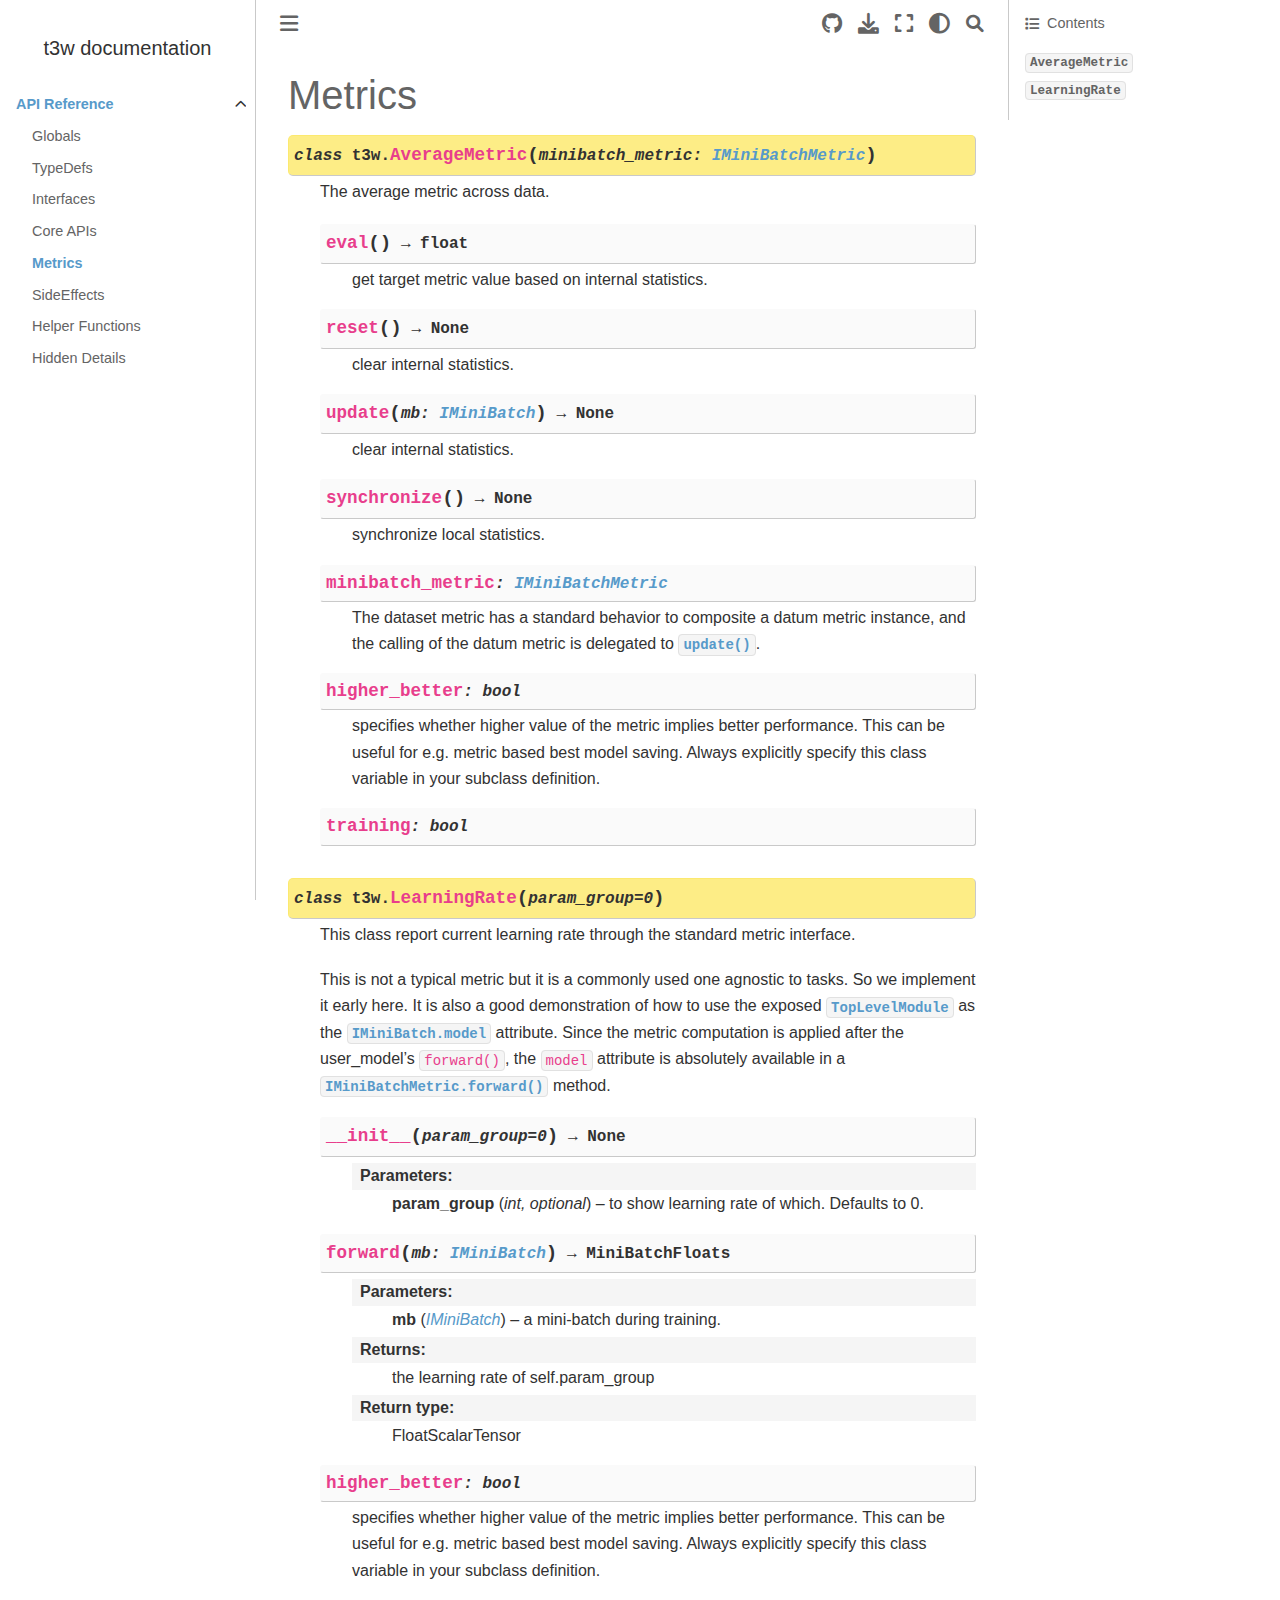
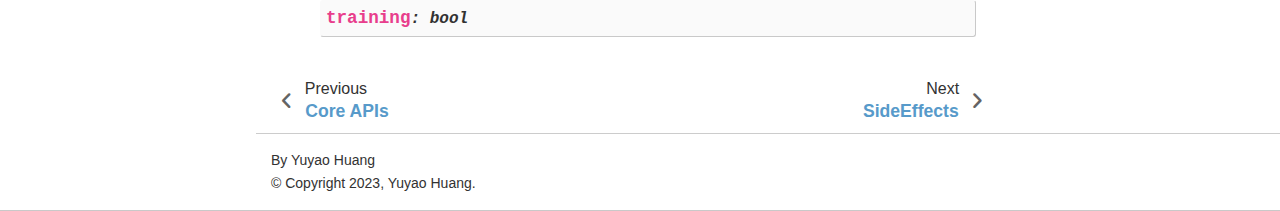
<file: api/metrics.html>
<!DOCTYPE html>


<html lang="en" >

  <head>
    <meta charset="utf-8" />
    <meta name="viewport" content="width=device-width, initial-scale=1.0" /><meta name="generator" content="Docutils 0.19: https://docutils.sourceforge.io/" />

    <title>Metrics &#8212; t3w  documentation</title>
  
  
  
  <script data-cfasync="false">
    document.documentElement.dataset.mode = localStorage.getItem("mode") || "";
    document.documentElement.dataset.theme = localStorage.getItem("theme") || "light";
  </script>
  
  <!-- Loaded before other Sphinx assets -->
  <link href="../_static/styles/theme.css?digest=e353d410970836974a52" rel="stylesheet" />
<link href="../_static/styles/bootstrap.css?digest=e353d410970836974a52" rel="stylesheet" />
<link href="../_static/styles/pydata-sphinx-theme.css?digest=e353d410970836974a52" rel="stylesheet" />

  
  <link href="../_static/vendor/fontawesome/6.1.2/css/all.min.css?digest=e353d410970836974a52" rel="stylesheet" />
  <link rel="preload" as="font" type="font/woff2" crossorigin href="../_static/vendor/fontawesome/6.1.2/webfonts/fa-solid-900.woff2" />
<link rel="preload" as="font" type="font/woff2" crossorigin href="../_static/vendor/fontawesome/6.1.2/webfonts/fa-brands-400.woff2" />
<link rel="preload" as="font" type="font/woff2" crossorigin href="../_static/vendor/fontawesome/6.1.2/webfonts/fa-regular-400.woff2" />

    <link rel="stylesheet" type="text/css" href="../_static/pygments.css" />
    <link rel="stylesheet" href="../_static/styles/sphinx-book-theme.css?digest=14f4ca6b54d191a8c7657f6c759bf11a5fb86285" type="text/css" />
    <link rel="stylesheet" type="text/css" href="../_static/custom.css" />
  
  <!-- Pre-loaded scripts that we'll load fully later -->
  <link rel="preload" as="script" href="../_static/scripts/bootstrap.js?digest=e353d410970836974a52" />
<link rel="preload" as="script" href="../_static/scripts/pydata-sphinx-theme.js?digest=e353d410970836974a52" />

    <script data-url_root="../" id="documentation_options" src="../_static/documentation_options.js"></script>
    <script src="../_static/doctools.js"></script>
    <script src="../_static/sphinx_highlight.js"></script>
    <script src="../_static/scripts/sphinx-book-theme.js?digest=5a5c038af52cf7bc1a1ec88eea08e6366ee68824"></script>
    <script>DOCUMENTATION_OPTIONS.pagename = 'api/metrics';</script>
    <link rel="index" title="Index" href="../genindex.html" />
    <link rel="search" title="Search" href="../search.html" />
    <link rel="next" title="SideEffects" href="side_effects.html" />
    <link rel="prev" title="Core APIs" href="core.html" />
  <meta name="viewport" content="width=device-width, initial-scale=1"/>
  <meta name="docsearch:language" content="en"/>
  </head>
  
  
  <body data-bs-spy="scroll" data-bs-target=".bd-toc-nav" data-offset="180" data-bs-root-margin="0px 0px -60%" data-default-mode="">

  
  
  <a class="skip-link" href="#main-content">Skip to main content</a>
  
  <input type="checkbox"
          class="sidebar-toggle"
          name="__primary"
          id="__primary"/>
  <label class="overlay overlay-primary" for="__primary"></label>
  
  <input type="checkbox"
          class="sidebar-toggle"
          name="__secondary"
          id="__secondary"/>
  <label class="overlay overlay-secondary" for="__secondary"></label>
  
  <div class="search-button__wrapper">
    <div class="search-button__overlay"></div>
    <div class="search-button__search-container">
<form class="bd-search d-flex align-items-center"
      action="../search.html"
      method="get">
  <i class="fa-solid fa-magnifying-glass"></i>
  <input type="search"
         class="form-control"
         name="q"
         id="search-input"
         placeholder="Search..."
         aria-label="Search..."
         autocomplete="off"
         autocorrect="off"
         autocapitalize="off"
         spellcheck="false"/>
  <span class="search-button__kbd-shortcut"><kbd class="kbd-shortcut__modifier">Ctrl</kbd>+<kbd>K</kbd></span>
</form></div>
  </div>
  
    <nav class="bd-header navbar navbar-expand-lg bd-navbar">
    </nav>
  
  <div class="bd-container">
    <div class="bd-container__inner bd-page-width">
      
      <div class="bd-sidebar-primary bd-sidebar">
        

  
  <div class="sidebar-header-items sidebar-primary__section">
    
    
    
    
  </div>
  
    <div class="sidebar-primary-items__start sidebar-primary__section">
        <div class="sidebar-primary-item">
  

<a class="navbar-brand logo" href="../index.html">
  
  
  
  
  
    <p class="title logo__title">t3w  documentation</p>
  
</a></div>
        <div class="sidebar-primary-item"><nav class="bd-links" id="bd-docs-nav" aria-label="Main">
    <div class="bd-toc-item navbar-nav active">
        <ul class="current nav bd-sidenav">
<li class="toctree-l1 current active has-children"><a class="reference internal" href="index.html">API Reference</a><input checked class="toctree-checkbox" id="toctree-checkbox-1" name="toctree-checkbox-1" type="checkbox"/><label class="toctree-toggle" for="toctree-checkbox-1"><i class="fa-solid fa-chevron-down"></i></label><ul class="current">
<li class="toctree-l2"><a class="reference internal" href="globals.html">Globals</a></li>
<li class="toctree-l2"><a class="reference internal" href="typedefs.html">TypeDefs</a></li>
<li class="toctree-l2"><a class="reference internal" href="interfaces.html">Interfaces</a></li>
<li class="toctree-l2"><a class="reference internal" href="core.html">Core APIs</a></li>
<li class="toctree-l2 current active"><a class="current reference internal" href="#">Metrics</a></li>
<li class="toctree-l2"><a class="reference internal" href="side_effects.html">SideEffects</a></li>
<li class="toctree-l2"><a class="reference internal" href="helpers.html">Helper Functions</a></li>
<li class="toctree-l2"><a class="reference internal" href="hidden.html">Hidden Details</a></li>
</ul>
</li>
</ul>

    </div>
</nav></div>
    </div>
  
  
  <div class="sidebar-primary-items__end sidebar-primary__section">
  </div>
  
  <div id="rtd-footer-container"></div>


      </div>
      
      <main id="main-content" class="bd-main">
        
        

<div class="sbt-scroll-pixel-helper"></div>

          <div class="bd-content">
            <div class="bd-article-container">
              
              <div class="bd-header-article">
<div class="header-article-items header-article__inner">
  
    <div class="header-article-items__start">
      
        <div class="header-article-item"><label class="sidebar-toggle primary-toggle btn btn-sm" for="__primary" title="Toggle primary sidebar" data-bs-placement="bottom" data-bs-toggle="tooltip">
  <span class="fa-solid fa-bars"></span>
</label></div>
      
    </div>
  
  
    <div class="header-article-items__end">
      
        <div class="header-article-item">

<div class="article-header-buttons">


<a href="https://github.com/tjyuyao/t3w" target="_blank"
   class="btn btn-sm btn-source-repository-button"
   title="Source repository"
   data-bs-placement="bottom" data-bs-toggle="tooltip"
>
  

<span class="btn__icon-container">
  <i class="fab fa-github"></i>
  </span>

</a>






<div class="dropdown dropdown-download-buttons">
  <button class="btn dropdown-toggle" type="button" data-bs-toggle="dropdown" aria-expanded="false" aria-label="Download this page">
    <i class="fas fa-download"></i>
  </button>
  <ul class="dropdown-menu">
      
      
      
      <li><a href="../_sources/api/metrics.rst" target="_blank"
   class="btn btn-sm btn-download-source-button dropdown-item"
   title="Download source file"
   data-bs-placement="left" data-bs-toggle="tooltip"
>
  

<span class="btn__icon-container">
  <i class="fas fa-file"></i>
  </span>
<span class="btn__text-container">.rst</span>
</a>
</li>
      
      
      
      
      <li>
<button onclick="window.print()"
  class="btn btn-sm btn-download-pdf-button dropdown-item"
  title="Print to PDF"
  data-bs-placement="left" data-bs-toggle="tooltip"
>
  

<span class="btn__icon-container">
  <i class="fas fa-file-pdf"></i>
  </span>
<span class="btn__text-container">.pdf</span>
</button>
</li>
      
  </ul>
</div>




<button onclick="toggleFullScreen()"
  class="btn btn-sm btn-fullscreen-button"
  title="Fullscreen mode"
  data-bs-placement="bottom" data-bs-toggle="tooltip"
>
  

<span class="btn__icon-container">
  <i class="fas fa-expand"></i>
  </span>

</button>


<script>
document.write(`
  <button class="theme-switch-button btn btn-sm btn-outline-primary navbar-btn rounded-circle" title="light/dark" aria-label="light/dark" data-bs-placement="bottom" data-bs-toggle="tooltip">
    <span class="theme-switch" data-mode="light"><i class="fa-solid fa-sun"></i></span>
    <span class="theme-switch" data-mode="dark"><i class="fa-solid fa-moon"></i></span>
    <span class="theme-switch" data-mode="auto"><i class="fa-solid fa-circle-half-stroke"></i></span>
  </button>
`);
</script>

<script>
document.write(`
  <button class="btn btn-sm navbar-btn search-button search-button__button" title="Search" aria-label="Search" data-bs-placement="bottom" data-bs-toggle="tooltip">
    <i class="fa-solid fa-magnifying-glass"></i>
  </button>
`);
</script>
<label class="sidebar-toggle secondary-toggle btn btn-sm" for="__secondary"title="Toggle secondary sidebar" data-bs-placement="bottom" data-bs-toggle="tooltip">
    <span class="fa-solid fa-list"></span>
</label>
</div></div>
      
    </div>
  
</div>
</div>
              
              

<div id="jb-print-docs-body" class="onlyprint">
    <h1>Metrics</h1>
    <!-- Table of contents -->
    <div id="print-main-content">
        <div id="jb-print-toc">
            
            <div>
                <h2> Contents </h2>
            </div>
            <nav aria-label="Page">
                <ul class="visible nav section-nav flex-column">
<li class="toc-h2 nav-item toc-entry"><a class="reference internal nav-link" href="#t3w.AverageMetric"><code class="docutils literal notranslate"><span class="pre">AverageMetric</span></code></a><ul class="nav section-nav flex-column">
<li class="toc-h3 nav-item toc-entry"><a class="reference internal nav-link" href="#t3w.AverageMetric.eval"><code class="docutils literal notranslate"><span class="pre">AverageMetric.eval()</span></code></a></li>
<li class="toc-h3 nav-item toc-entry"><a class="reference internal nav-link" href="#t3w.AverageMetric.reset"><code class="docutils literal notranslate"><span class="pre">AverageMetric.reset()</span></code></a></li>
<li class="toc-h3 nav-item toc-entry"><a class="reference internal nav-link" href="#t3w.AverageMetric.update"><code class="docutils literal notranslate"><span class="pre">AverageMetric.update()</span></code></a></li>
<li class="toc-h3 nav-item toc-entry"><a class="reference internal nav-link" href="#t3w.AverageMetric.synchronize"><code class="docutils literal notranslate"><span class="pre">AverageMetric.synchronize()</span></code></a></li>
<li class="toc-h3 nav-item toc-entry"><a class="reference internal nav-link" href="#t3w.AverageMetric.minibatch_metric"><code class="docutils literal notranslate"><span class="pre">AverageMetric.minibatch_metric</span></code></a></li>
<li class="toc-h3 nav-item toc-entry"><a class="reference internal nav-link" href="#t3w.AverageMetric.higher_better"><code class="docutils literal notranslate"><span class="pre">AverageMetric.higher_better</span></code></a></li>
<li class="toc-h3 nav-item toc-entry"><a class="reference internal nav-link" href="#t3w.AverageMetric.training"><code class="docutils literal notranslate"><span class="pre">AverageMetric.training</span></code></a></li>
</ul>
</li>
<li class="toc-h2 nav-item toc-entry"><a class="reference internal nav-link" href="#t3w.LearningRate"><code class="docutils literal notranslate"><span class="pre">LearningRate</span></code></a><ul class="nav section-nav flex-column">
<li class="toc-h3 nav-item toc-entry"><a class="reference internal nav-link" href="#t3w.LearningRate.__init__"><code class="docutils literal notranslate"><span class="pre">LearningRate.__init__()</span></code></a></li>
<li class="toc-h3 nav-item toc-entry"><a class="reference internal nav-link" href="#t3w.LearningRate.forward"><code class="docutils literal notranslate"><span class="pre">LearningRate.forward()</span></code></a></li>
<li class="toc-h3 nav-item toc-entry"><a class="reference internal nav-link" href="#t3w.LearningRate.higher_better"><code class="docutils literal notranslate"><span class="pre">LearningRate.higher_better</span></code></a></li>
<li class="toc-h3 nav-item toc-entry"><a class="reference internal nav-link" href="#t3w.LearningRate.training"><code class="docutils literal notranslate"><span class="pre">LearningRate.training</span></code></a></li>
</ul>
</li>
</ul>
            </nav>
        </div>
    </div>
</div>

              
                
<div id="searchbox"></div>
                <article class="bd-article" role="main">
                  
  <section id="metrics">
<h1>Metrics<a class="headerlink" href="#metrics" title="Permalink to this heading">#</a></h1>
<dl class="py class">
<dt class="sig sig-object py" id="t3w.AverageMetric">
<em class="property"><span class="pre">class</span><span class="w"> </span></em><span class="sig-prename descclassname"><span class="pre">t3w.</span></span><span class="sig-name descname"><span class="pre">AverageMetric</span></span><span class="sig-paren">(</span><em class="sig-param"><span class="n"><span class="pre">minibatch_metric</span></span><span class="p"><span class="pre">:</span></span><span class="w"> </span><span class="n"><a class="reference internal" href="interfaces.html#t3w.IMiniBatchMetric" title="t3w.core.IMiniBatchMetric"><span class="pre">IMiniBatchMetric</span></a></span></em><span class="sig-paren">)</span><a class="headerlink" href="#t3w.AverageMetric" title="Permalink to this definition">#</a></dt>
<dd><p>The average metric across data.</p>
<dl class="py method">
<dt class="sig sig-object py" id="t3w.AverageMetric.eval">
<span class="sig-name descname"><span class="pre">eval</span></span><span class="sig-paren">(</span><span class="sig-paren">)</span> <span class="sig-return"><span class="sig-return-icon">&#x2192;</span> <span class="sig-return-typehint"><span class="pre">float</span></span></span><a class="headerlink" href="#t3w.AverageMetric.eval" title="Permalink to this definition">#</a></dt>
<dd><p>get target metric value based on internal statistics.</p>
</dd></dl>

<dl class="py method">
<dt class="sig sig-object py" id="t3w.AverageMetric.reset">
<span class="sig-name descname"><span class="pre">reset</span></span><span class="sig-paren">(</span><span class="sig-paren">)</span> <span class="sig-return"><span class="sig-return-icon">&#x2192;</span> <span class="sig-return-typehint"><span class="pre">None</span></span></span><a class="headerlink" href="#t3w.AverageMetric.reset" title="Permalink to this definition">#</a></dt>
<dd><p>clear internal statistics.</p>
</dd></dl>

<dl class="py method">
<dt class="sig sig-object py" id="t3w.AverageMetric.update">
<span class="sig-name descname"><span class="pre">update</span></span><span class="sig-paren">(</span><em class="sig-param"><span class="n"><span class="pre">mb</span></span><span class="p"><span class="pre">:</span></span><span class="w"> </span><span class="n"><a class="reference internal" href="interfaces.html#t3w.IMiniBatch" title="t3w.core.IMiniBatch"><span class="pre">IMiniBatch</span></a></span></em><span class="sig-paren">)</span> <span class="sig-return"><span class="sig-return-icon">&#x2192;</span> <span class="sig-return-typehint"><span class="pre">None</span></span></span><a class="headerlink" href="#t3w.AverageMetric.update" title="Permalink to this definition">#</a></dt>
<dd><p>clear internal statistics.</p>
</dd></dl>

<dl class="py method">
<dt class="sig sig-object py" id="t3w.AverageMetric.synchronize">
<span class="sig-name descname"><span class="pre">synchronize</span></span><span class="sig-paren">(</span><span class="sig-paren">)</span> <span class="sig-return"><span class="sig-return-icon">&#x2192;</span> <span class="sig-return-typehint"><span class="pre">None</span></span></span><a class="headerlink" href="#t3w.AverageMetric.synchronize" title="Permalink to this definition">#</a></dt>
<dd><p>synchronize local statistics.</p>
</dd></dl>

<dl class="py attribute">
<dt class="sig sig-object py" id="t3w.AverageMetric.minibatch_metric">
<span class="sig-name descname"><span class="pre">minibatch_metric</span></span><em class="property"><span class="p"><span class="pre">:</span></span><span class="w"> </span><a class="reference internal" href="interfaces.html#t3w.IMiniBatchMetric" title="t3w.IMiniBatchMetric"><span class="pre">IMiniBatchMetric</span></a></em><a class="headerlink" href="#t3w.AverageMetric.minibatch_metric" title="Permalink to this definition">#</a></dt>
<dd><p>The dataset metric has a standard behavior to composite a datum metric instance, and the calling
of the datum metric is delegated to <a class="reference internal" href="#t3w.AverageMetric.update" title="t3w.AverageMetric.update"><code class="xref py py-meth docutils literal notranslate"><span class="pre">update()</span></code></a>.</p>
</dd></dl>

<dl class="py attribute">
<dt class="sig sig-object py" id="t3w.AverageMetric.higher_better">
<span class="sig-name descname"><span class="pre">higher_better</span></span><em class="property"><span class="p"><span class="pre">:</span></span><span class="w"> </span><span class="pre">bool</span></em><a class="headerlink" href="#t3w.AverageMetric.higher_better" title="Permalink to this definition">#</a></dt>
<dd><p>specifies whether higher value of the metric implies better performance.
This can be useful for e.g. metric based best model saving. Always
explicitly specify this class variable in your subclass definition.</p>
</dd></dl>

<dl class="py attribute">
<dt class="sig sig-object py" id="t3w.AverageMetric.training">
<span class="sig-name descname"><span class="pre">training</span></span><em class="property"><span class="p"><span class="pre">:</span></span><span class="w"> </span><span class="pre">bool</span></em><a class="headerlink" href="#t3w.AverageMetric.training" title="Permalink to this definition">#</a></dt>
<dd></dd></dl>

</dd></dl>

<dl class="py class">
<dt class="sig sig-object py" id="t3w.LearningRate">
<em class="property"><span class="pre">class</span><span class="w"> </span></em><span class="sig-prename descclassname"><span class="pre">t3w.</span></span><span class="sig-name descname"><span class="pre">LearningRate</span></span><span class="sig-paren">(</span><em class="sig-param"><span class="n"><span class="pre">param_group</span></span><span class="o"><span class="pre">=</span></span><span class="default_value"><span class="pre">0</span></span></em><span class="sig-paren">)</span><a class="headerlink" href="#t3w.LearningRate" title="Permalink to this definition">#</a></dt>
<dd><p>This class report current learning rate through the standard metric interface.</p>
<p>This is not a typical metric but it is a commonly used one agnostic to tasks. So we implement it early here.
It is also a good demonstration of how to use the exposed <a class="reference internal" href="core.html#t3w.TopLevelModule" title="t3w.TopLevelModule"><code class="xref py py-class docutils literal notranslate"><span class="pre">TopLevelModule</span></code></a> as the <a class="reference internal" href="interfaces.html#t3w.IMiniBatch.model" title="t3w.IMiniBatch.model"><code class="xref py py-attr docutils literal notranslate"><span class="pre">IMiniBatch.model</span></code></a> attribute. Since the metric computation is applied after the user_model’s <code class="docutils literal notranslate"><span class="pre">forward()</span></code>, the <code class="docutils literal notranslate"><span class="pre">model</span></code> attribute is absolutely available in a <a class="reference internal" href="interfaces.html#t3w.IMiniBatchMetric.forward" title="t3w.IMiniBatchMetric.forward"><code class="xref py py-meth docutils literal notranslate"><span class="pre">IMiniBatchMetric.forward()</span></code></a> method.</p>
<dl class="py method">
<dt class="sig sig-object py" id="t3w.LearningRate.__init__">
<span class="sig-name descname"><span class="pre">__init__</span></span><span class="sig-paren">(</span><em class="sig-param"><span class="n"><span class="pre">param_group</span></span><span class="o"><span class="pre">=</span></span><span class="default_value"><span class="pre">0</span></span></em><span class="sig-paren">)</span> <span class="sig-return"><span class="sig-return-icon">&#x2192;</span> <span class="sig-return-typehint"><span class="pre">None</span></span></span><a class="headerlink" href="#t3w.LearningRate.__init__" title="Permalink to this definition">#</a></dt>
<dd><dl class="field-list simple">
<dt class="field-odd">Parameters<span class="colon">:</span></dt>
<dd class="field-odd"><p><strong>param_group</strong> (<em>int</em><em>, </em><em>optional</em>) – to show learning rate of which. Defaults to 0.</p>
</dd>
</dl>
</dd></dl>

<dl class="py method">
<dt class="sig sig-object py" id="t3w.LearningRate.forward">
<span class="sig-name descname"><span class="pre">forward</span></span><span class="sig-paren">(</span><em class="sig-param"><span class="n"><span class="pre">mb</span></span><span class="p"><span class="pre">:</span></span><span class="w"> </span><span class="n"><a class="reference internal" href="interfaces.html#t3w.IMiniBatch" title="t3w.core.IMiniBatch"><span class="pre">IMiniBatch</span></a></span></em><span class="sig-paren">)</span> <span class="sig-return"><span class="sig-return-icon">&#x2192;</span> <span class="sig-return-typehint"><span class="pre">MiniBatchFloats</span></span></span><a class="headerlink" href="#t3w.LearningRate.forward" title="Permalink to this definition">#</a></dt>
<dd><dl class="field-list simple">
<dt class="field-odd">Parameters<span class="colon">:</span></dt>
<dd class="field-odd"><p><strong>mb</strong> (<a class="reference internal" href="interfaces.html#t3w.IMiniBatch" title="t3w.IMiniBatch"><em>IMiniBatch</em></a>) – a mini-batch during training.</p>
</dd>
<dt class="field-even">Returns<span class="colon">:</span></dt>
<dd class="field-even"><p>the learning rate of self.param_group</p>
</dd>
<dt class="field-odd">Return type<span class="colon">:</span></dt>
<dd class="field-odd"><p>FloatScalarTensor</p>
</dd>
</dl>
</dd></dl>

<dl class="py attribute">
<dt class="sig sig-object py" id="t3w.LearningRate.higher_better">
<span class="sig-name descname"><span class="pre">higher_better</span></span><em class="property"><span class="p"><span class="pre">:</span></span><span class="w"> </span><span class="pre">bool</span></em><a class="headerlink" href="#t3w.LearningRate.higher_better" title="Permalink to this definition">#</a></dt>
<dd><p>specifies whether higher value of the metric implies better performance.
This can be useful for e.g. metric based best model saving. Always
explicitly specify this class variable in your subclass definition.</p>
</dd></dl>

<dl class="py attribute">
<dt class="sig sig-object py" id="t3w.LearningRate.training">
<span class="sig-name descname"><span class="pre">training</span></span><em class="property"><span class="p"><span class="pre">:</span></span><span class="w"> </span><span class="pre">bool</span></em><a class="headerlink" href="#t3w.LearningRate.training" title="Permalink to this definition">#</a></dt>
<dd></dd></dl>

</dd></dl>

</section>


                </article>
              

              
              
                <footer class="bd-footer-article">
                  
<div class="footer-article-items footer-article__inner">
  
    <div class="footer-article-item"><!-- Previous / next buttons -->
<div class="prev-next-area">
    <a class="left-prev"
       href="core.html"
       title="previous page">
      <i class="fa-solid fa-angle-left"></i>
      <div class="prev-next-info">
        <p class="prev-next-subtitle">previous</p>
        <p class="prev-next-title">Core APIs</p>
      </div>
    </a>
    <a class="right-next"
       href="side_effects.html"
       title="next page">
      <div class="prev-next-info">
        <p class="prev-next-subtitle">next</p>
        <p class="prev-next-title">SideEffects</p>
      </div>
      <i class="fa-solid fa-angle-right"></i>
    </a>
</div></div>
  
</div>

                </footer>
              
            </div>
            
            
              
                <div class="bd-sidebar-secondary bd-toc"><div class="sidebar-secondary-items sidebar-secondary__inner">

  <div class="sidebar-secondary-item">
  <div class="page-toc tocsection onthispage">
    <i class="fa-solid fa-list"></i> Contents
  </div>
  <nav class="bd-toc-nav page-toc">
    <ul class="visible nav section-nav flex-column">
<li class="toc-h2 nav-item toc-entry"><a class="reference internal nav-link" href="#t3w.AverageMetric"><code class="docutils literal notranslate"><span class="pre">AverageMetric</span></code></a><ul class="nav section-nav flex-column">
<li class="toc-h3 nav-item toc-entry"><a class="reference internal nav-link" href="#t3w.AverageMetric.eval"><code class="docutils literal notranslate"><span class="pre">AverageMetric.eval()</span></code></a></li>
<li class="toc-h3 nav-item toc-entry"><a class="reference internal nav-link" href="#t3w.AverageMetric.reset"><code class="docutils literal notranslate"><span class="pre">AverageMetric.reset()</span></code></a></li>
<li class="toc-h3 nav-item toc-entry"><a class="reference internal nav-link" href="#t3w.AverageMetric.update"><code class="docutils literal notranslate"><span class="pre">AverageMetric.update()</span></code></a></li>
<li class="toc-h3 nav-item toc-entry"><a class="reference internal nav-link" href="#t3w.AverageMetric.synchronize"><code class="docutils literal notranslate"><span class="pre">AverageMetric.synchronize()</span></code></a></li>
<li class="toc-h3 nav-item toc-entry"><a class="reference internal nav-link" href="#t3w.AverageMetric.minibatch_metric"><code class="docutils literal notranslate"><span class="pre">AverageMetric.minibatch_metric</span></code></a></li>
<li class="toc-h3 nav-item toc-entry"><a class="reference internal nav-link" href="#t3w.AverageMetric.higher_better"><code class="docutils literal notranslate"><span class="pre">AverageMetric.higher_better</span></code></a></li>
<li class="toc-h3 nav-item toc-entry"><a class="reference internal nav-link" href="#t3w.AverageMetric.training"><code class="docutils literal notranslate"><span class="pre">AverageMetric.training</span></code></a></li>
</ul>
</li>
<li class="toc-h2 nav-item toc-entry"><a class="reference internal nav-link" href="#t3w.LearningRate"><code class="docutils literal notranslate"><span class="pre">LearningRate</span></code></a><ul class="nav section-nav flex-column">
<li class="toc-h3 nav-item toc-entry"><a class="reference internal nav-link" href="#t3w.LearningRate.__init__"><code class="docutils literal notranslate"><span class="pre">LearningRate.__init__()</span></code></a></li>
<li class="toc-h3 nav-item toc-entry"><a class="reference internal nav-link" href="#t3w.LearningRate.forward"><code class="docutils literal notranslate"><span class="pre">LearningRate.forward()</span></code></a></li>
<li class="toc-h3 nav-item toc-entry"><a class="reference internal nav-link" href="#t3w.LearningRate.higher_better"><code class="docutils literal notranslate"><span class="pre">LearningRate.higher_better</span></code></a></li>
<li class="toc-h3 nav-item toc-entry"><a class="reference internal nav-link" href="#t3w.LearningRate.training"><code class="docutils literal notranslate"><span class="pre">LearningRate.training</span></code></a></li>
</ul>
</li>
</ul>
  </nav></div>

</div></div>
              
            
          </div>
          <footer class="bd-footer-content">
            
<div class="bd-footer-content__inner container">
  
  <div class="footer-item">
    
<p class="component-author">
By Yuyao Huang
</p>

  </div>
  
  <div class="footer-item">
    
  <p class="copyright">
    
      © Copyright 2023, Yuyao Huang.
      <br/>
    
  </p>

  </div>
  
  <div class="footer-item">
    
  </div>
  
  <div class="footer-item">
    
  </div>
  
</div>
          </footer>
        

      </main>
    </div>
  </div>
  
  <!-- Scripts loaded after <body> so the DOM is not blocked -->
  <script src="../_static/scripts/bootstrap.js?digest=e353d410970836974a52"></script>
<script src="../_static/scripts/pydata-sphinx-theme.js?digest=e353d410970836974a52"></script>

  <footer class="bd-footer">
  </footer>
  </body>
</html>
</file>
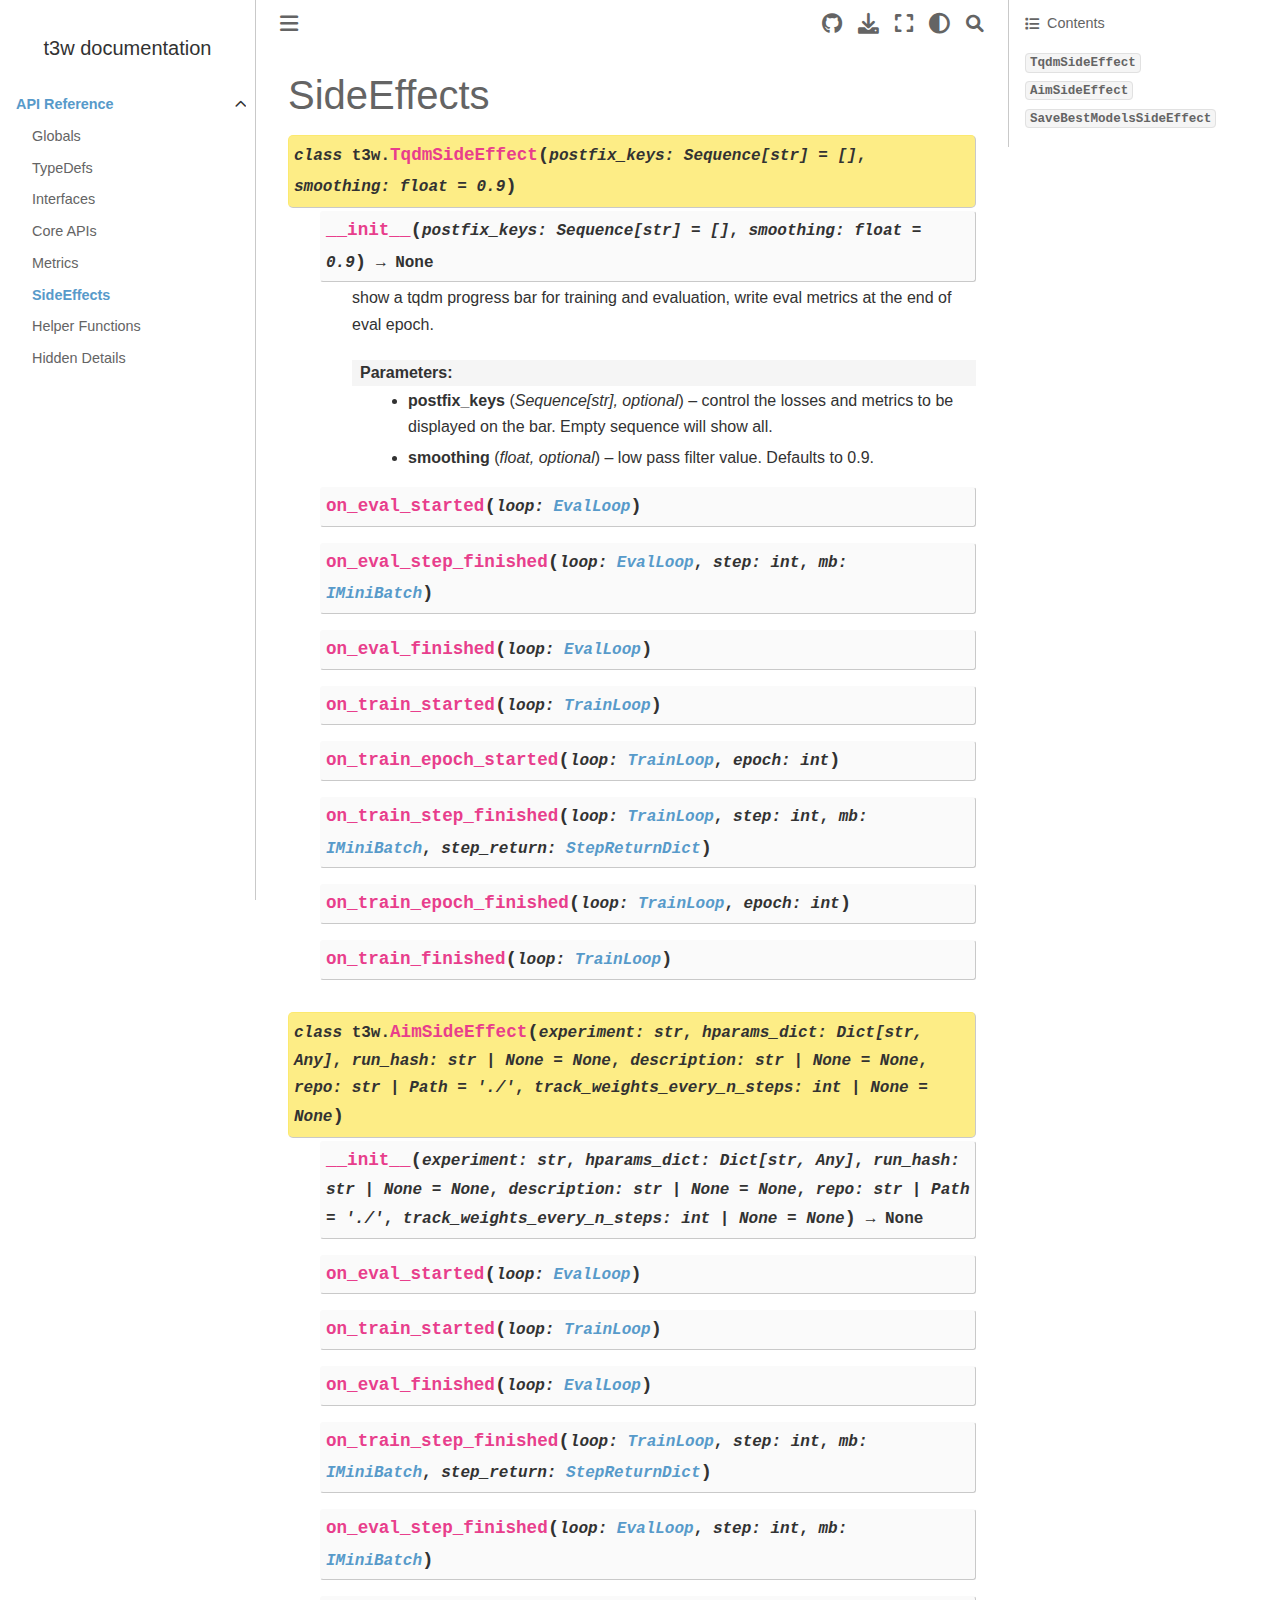
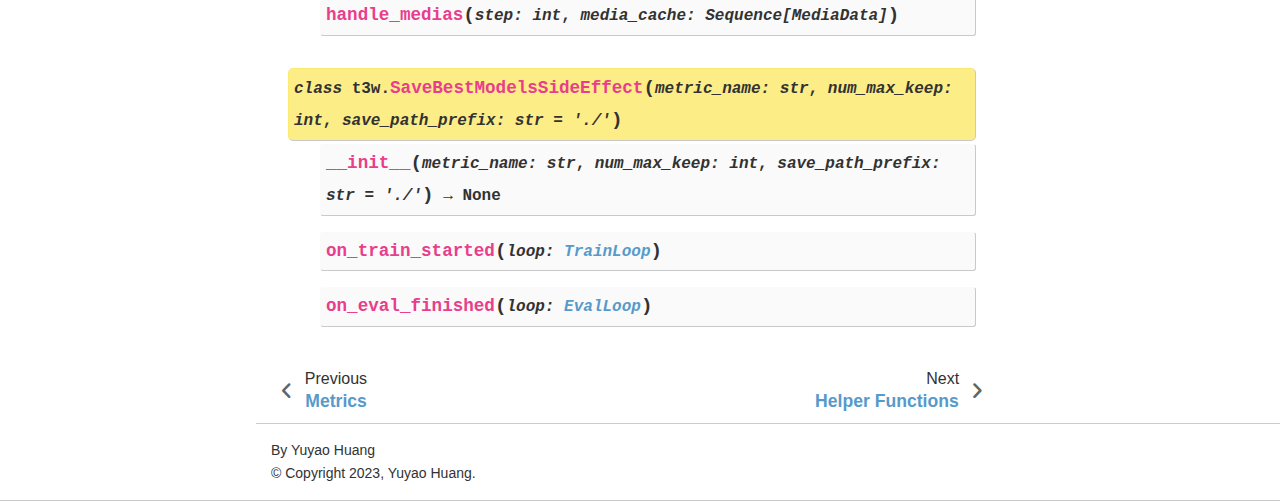
<file: api/side_effects.html>
<!DOCTYPE html>


<html lang="en" >

  <head>
    <meta charset="utf-8" />
    <meta name="viewport" content="width=device-width, initial-scale=1.0" /><meta name="generator" content="Docutils 0.19: https://docutils.sourceforge.io/" />

    <title>SideEffects &#8212; t3w  documentation</title>
  
  
  
  <script data-cfasync="false">
    document.documentElement.dataset.mode = localStorage.getItem("mode") || "";
    document.documentElement.dataset.theme = localStorage.getItem("theme") || "light";
  </script>
  
  <!-- Loaded before other Sphinx assets -->
  <link href="../_static/styles/theme.css?digest=e353d410970836974a52" rel="stylesheet" />
<link href="../_static/styles/bootstrap.css?digest=e353d410970836974a52" rel="stylesheet" />
<link href="../_static/styles/pydata-sphinx-theme.css?digest=e353d410970836974a52" rel="stylesheet" />

  
  <link href="../_static/vendor/fontawesome/6.1.2/css/all.min.css?digest=e353d410970836974a52" rel="stylesheet" />
  <link rel="preload" as="font" type="font/woff2" crossorigin href="../_static/vendor/fontawesome/6.1.2/webfonts/fa-solid-900.woff2" />
<link rel="preload" as="font" type="font/woff2" crossorigin href="../_static/vendor/fontawesome/6.1.2/webfonts/fa-brands-400.woff2" />
<link rel="preload" as="font" type="font/woff2" crossorigin href="../_static/vendor/fontawesome/6.1.2/webfonts/fa-regular-400.woff2" />

    <link rel="stylesheet" type="text/css" href="../_static/pygments.css" />
    <link rel="stylesheet" href="../_static/styles/sphinx-book-theme.css?digest=14f4ca6b54d191a8c7657f6c759bf11a5fb86285" type="text/css" />
    <link rel="stylesheet" type="text/css" href="../_static/custom.css" />
  
  <!-- Pre-loaded scripts that we'll load fully later -->
  <link rel="preload" as="script" href="../_static/scripts/bootstrap.js?digest=e353d410970836974a52" />
<link rel="preload" as="script" href="../_static/scripts/pydata-sphinx-theme.js?digest=e353d410970836974a52" />

    <script data-url_root="../" id="documentation_options" src="../_static/documentation_options.js"></script>
    <script src="../_static/doctools.js"></script>
    <script src="../_static/sphinx_highlight.js"></script>
    <script src="../_static/scripts/sphinx-book-theme.js?digest=5a5c038af52cf7bc1a1ec88eea08e6366ee68824"></script>
    <script>DOCUMENTATION_OPTIONS.pagename = 'api/side_effects';</script>
    <link rel="index" title="Index" href="../genindex.html" />
    <link rel="search" title="Search" href="../search.html" />
    <link rel="next" title="Helper Functions" href="helpers.html" />
    <link rel="prev" title="Metrics" href="metrics.html" />
  <meta name="viewport" content="width=device-width, initial-scale=1"/>
  <meta name="docsearch:language" content="en"/>
  </head>
  
  
  <body data-bs-spy="scroll" data-bs-target=".bd-toc-nav" data-offset="180" data-bs-root-margin="0px 0px -60%" data-default-mode="">

  
  
  <a class="skip-link" href="#main-content">Skip to main content</a>
  
  <input type="checkbox"
          class="sidebar-toggle"
          name="__primary"
          id="__primary"/>
  <label class="overlay overlay-primary" for="__primary"></label>
  
  <input type="checkbox"
          class="sidebar-toggle"
          name="__secondary"
          id="__secondary"/>
  <label class="overlay overlay-secondary" for="__secondary"></label>
  
  <div class="search-button__wrapper">
    <div class="search-button__overlay"></div>
    <div class="search-button__search-container">
<form class="bd-search d-flex align-items-center"
      action="../search.html"
      method="get">
  <i class="fa-solid fa-magnifying-glass"></i>
  <input type="search"
         class="form-control"
         name="q"
         id="search-input"
         placeholder="Search..."
         aria-label="Search..."
         autocomplete="off"
         autocorrect="off"
         autocapitalize="off"
         spellcheck="false"/>
  <span class="search-button__kbd-shortcut"><kbd class="kbd-shortcut__modifier">Ctrl</kbd>+<kbd>K</kbd></span>
</form></div>
  </div>
  
    <nav class="bd-header navbar navbar-expand-lg bd-navbar">
    </nav>
  
  <div class="bd-container">
    <div class="bd-container__inner bd-page-width">
      
      <div class="bd-sidebar-primary bd-sidebar">
        

  
  <div class="sidebar-header-items sidebar-primary__section">
    
    
    
    
  </div>
  
    <div class="sidebar-primary-items__start sidebar-primary__section">
        <div class="sidebar-primary-item">
  

<a class="navbar-brand logo" href="../index.html">
  
  
  
  
  
    <p class="title logo__title">t3w  documentation</p>
  
</a></div>
        <div class="sidebar-primary-item"><nav class="bd-links" id="bd-docs-nav" aria-label="Main">
    <div class="bd-toc-item navbar-nav active">
        <ul class="current nav bd-sidenav">
<li class="toctree-l1 current active has-children"><a class="reference internal" href="index.html">API Reference</a><input checked class="toctree-checkbox" id="toctree-checkbox-1" name="toctree-checkbox-1" type="checkbox"/><label class="toctree-toggle" for="toctree-checkbox-1"><i class="fa-solid fa-chevron-down"></i></label><ul class="current">
<li class="toctree-l2"><a class="reference internal" href="globals.html">Globals</a></li>
<li class="toctree-l2"><a class="reference internal" href="typedefs.html">TypeDefs</a></li>
<li class="toctree-l2"><a class="reference internal" href="interfaces.html">Interfaces</a></li>
<li class="toctree-l2"><a class="reference internal" href="core.html">Core APIs</a></li>
<li class="toctree-l2"><a class="reference internal" href="metrics.html">Metrics</a></li>
<li class="toctree-l2 current active"><a class="current reference internal" href="#">SideEffects</a></li>
<li class="toctree-l2"><a class="reference internal" href="helpers.html">Helper Functions</a></li>
<li class="toctree-l2"><a class="reference internal" href="hidden.html">Hidden Details</a></li>
</ul>
</li>
</ul>

    </div>
</nav></div>
    </div>
  
  
  <div class="sidebar-primary-items__end sidebar-primary__section">
  </div>
  
  <div id="rtd-footer-container"></div>


      </div>
      
      <main id="main-content" class="bd-main">
        
        

<div class="sbt-scroll-pixel-helper"></div>

          <div class="bd-content">
            <div class="bd-article-container">
              
              <div class="bd-header-article">
<div class="header-article-items header-article__inner">
  
    <div class="header-article-items__start">
      
        <div class="header-article-item"><label class="sidebar-toggle primary-toggle btn btn-sm" for="__primary" title="Toggle primary sidebar" data-bs-placement="bottom" data-bs-toggle="tooltip">
  <span class="fa-solid fa-bars"></span>
</label></div>
      
    </div>
  
  
    <div class="header-article-items__end">
      
        <div class="header-article-item">

<div class="article-header-buttons">


<a href="https://github.com/tjyuyao/t3w" target="_blank"
   class="btn btn-sm btn-source-repository-button"
   title="Source repository"
   data-bs-placement="bottom" data-bs-toggle="tooltip"
>
  

<span class="btn__icon-container">
  <i class="fab fa-github"></i>
  </span>

</a>






<div class="dropdown dropdown-download-buttons">
  <button class="btn dropdown-toggle" type="button" data-bs-toggle="dropdown" aria-expanded="false" aria-label="Download this page">
    <i class="fas fa-download"></i>
  </button>
  <ul class="dropdown-menu">
      
      
      
      <li><a href="../_sources/api/side_effects.rst" target="_blank"
   class="btn btn-sm btn-download-source-button dropdown-item"
   title="Download source file"
   data-bs-placement="left" data-bs-toggle="tooltip"
>
  

<span class="btn__icon-container">
  <i class="fas fa-file"></i>
  </span>
<span class="btn__text-container">.rst</span>
</a>
</li>
      
      
      
      
      <li>
<button onclick="window.print()"
  class="btn btn-sm btn-download-pdf-button dropdown-item"
  title="Print to PDF"
  data-bs-placement="left" data-bs-toggle="tooltip"
>
  

<span class="btn__icon-container">
  <i class="fas fa-file-pdf"></i>
  </span>
<span class="btn__text-container">.pdf</span>
</button>
</li>
      
  </ul>
</div>




<button onclick="toggleFullScreen()"
  class="btn btn-sm btn-fullscreen-button"
  title="Fullscreen mode"
  data-bs-placement="bottom" data-bs-toggle="tooltip"
>
  

<span class="btn__icon-container">
  <i class="fas fa-expand"></i>
  </span>

</button>


<script>
document.write(`
  <button class="theme-switch-button btn btn-sm btn-outline-primary navbar-btn rounded-circle" title="light/dark" aria-label="light/dark" data-bs-placement="bottom" data-bs-toggle="tooltip">
    <span class="theme-switch" data-mode="light"><i class="fa-solid fa-sun"></i></span>
    <span class="theme-switch" data-mode="dark"><i class="fa-solid fa-moon"></i></span>
    <span class="theme-switch" data-mode="auto"><i class="fa-solid fa-circle-half-stroke"></i></span>
  </button>
`);
</script>

<script>
document.write(`
  <button class="btn btn-sm navbar-btn search-button search-button__button" title="Search" aria-label="Search" data-bs-placement="bottom" data-bs-toggle="tooltip">
    <i class="fa-solid fa-magnifying-glass"></i>
  </button>
`);
</script>
<label class="sidebar-toggle secondary-toggle btn btn-sm" for="__secondary"title="Toggle secondary sidebar" data-bs-placement="bottom" data-bs-toggle="tooltip">
    <span class="fa-solid fa-list"></span>
</label>
</div></div>
      
    </div>
  
</div>
</div>
              
              

<div id="jb-print-docs-body" class="onlyprint">
    <h1>SideEffects</h1>
    <!-- Table of contents -->
    <div id="print-main-content">
        <div id="jb-print-toc">
            
            <div>
                <h2> Contents </h2>
            </div>
            <nav aria-label="Page">
                <ul class="visible nav section-nav flex-column">
<li class="toc-h2 nav-item toc-entry"><a class="reference internal nav-link" href="#t3w.TqdmSideEffect"><code class="docutils literal notranslate"><span class="pre">TqdmSideEffect</span></code></a><ul class="nav section-nav flex-column">
<li class="toc-h3 nav-item toc-entry"><a class="reference internal nav-link" href="#t3w.TqdmSideEffect.__init__"><code class="docutils literal notranslate"><span class="pre">TqdmSideEffect.__init__()</span></code></a></li>
<li class="toc-h3 nav-item toc-entry"><a class="reference internal nav-link" href="#t3w.TqdmSideEffect.on_eval_started"><code class="docutils literal notranslate"><span class="pre">TqdmSideEffect.on_eval_started()</span></code></a></li>
<li class="toc-h3 nav-item toc-entry"><a class="reference internal nav-link" href="#t3w.TqdmSideEffect.on_eval_step_finished"><code class="docutils literal notranslate"><span class="pre">TqdmSideEffect.on_eval_step_finished()</span></code></a></li>
<li class="toc-h3 nav-item toc-entry"><a class="reference internal nav-link" href="#t3w.TqdmSideEffect.on_eval_finished"><code class="docutils literal notranslate"><span class="pre">TqdmSideEffect.on_eval_finished()</span></code></a></li>
<li class="toc-h3 nav-item toc-entry"><a class="reference internal nav-link" href="#t3w.TqdmSideEffect.on_train_started"><code class="docutils literal notranslate"><span class="pre">TqdmSideEffect.on_train_started()</span></code></a></li>
<li class="toc-h3 nav-item toc-entry"><a class="reference internal nav-link" href="#t3w.TqdmSideEffect.on_train_epoch_started"><code class="docutils literal notranslate"><span class="pre">TqdmSideEffect.on_train_epoch_started()</span></code></a></li>
<li class="toc-h3 nav-item toc-entry"><a class="reference internal nav-link" href="#t3w.TqdmSideEffect.on_train_step_finished"><code class="docutils literal notranslate"><span class="pre">TqdmSideEffect.on_train_step_finished()</span></code></a></li>
<li class="toc-h3 nav-item toc-entry"><a class="reference internal nav-link" href="#t3w.TqdmSideEffect.on_train_epoch_finished"><code class="docutils literal notranslate"><span class="pre">TqdmSideEffect.on_train_epoch_finished()</span></code></a></li>
<li class="toc-h3 nav-item toc-entry"><a class="reference internal nav-link" href="#t3w.TqdmSideEffect.on_train_finished"><code class="docutils literal notranslate"><span class="pre">TqdmSideEffect.on_train_finished()</span></code></a></li>
</ul>
</li>
<li class="toc-h2 nav-item toc-entry"><a class="reference internal nav-link" href="#t3w.AimSideEffect"><code class="docutils literal notranslate"><span class="pre">AimSideEffect</span></code></a><ul class="nav section-nav flex-column">
<li class="toc-h3 nav-item toc-entry"><a class="reference internal nav-link" href="#t3w.AimSideEffect.__init__"><code class="docutils literal notranslate"><span class="pre">AimSideEffect.__init__()</span></code></a></li>
<li class="toc-h3 nav-item toc-entry"><a class="reference internal nav-link" href="#t3w.AimSideEffect.on_eval_started"><code class="docutils literal notranslate"><span class="pre">AimSideEffect.on_eval_started()</span></code></a></li>
<li class="toc-h3 nav-item toc-entry"><a class="reference internal nav-link" href="#t3w.AimSideEffect.on_train_started"><code class="docutils literal notranslate"><span class="pre">AimSideEffect.on_train_started()</span></code></a></li>
<li class="toc-h3 nav-item toc-entry"><a class="reference internal nav-link" href="#t3w.AimSideEffect.on_eval_finished"><code class="docutils literal notranslate"><span class="pre">AimSideEffect.on_eval_finished()</span></code></a></li>
<li class="toc-h3 nav-item toc-entry"><a class="reference internal nav-link" href="#t3w.AimSideEffect.on_train_step_finished"><code class="docutils literal notranslate"><span class="pre">AimSideEffect.on_train_step_finished()</span></code></a></li>
<li class="toc-h3 nav-item toc-entry"><a class="reference internal nav-link" href="#t3w.AimSideEffect.on_eval_step_finished"><code class="docutils literal notranslate"><span class="pre">AimSideEffect.on_eval_step_finished()</span></code></a></li>
<li class="toc-h3 nav-item toc-entry"><a class="reference internal nav-link" href="#t3w.AimSideEffect.handle_medias"><code class="docutils literal notranslate"><span class="pre">AimSideEffect.handle_medias()</span></code></a></li>
</ul>
</li>
<li class="toc-h2 nav-item toc-entry"><a class="reference internal nav-link" href="#t3w.SaveBestModelsSideEffect"><code class="docutils literal notranslate"><span class="pre">SaveBestModelsSideEffect</span></code></a><ul class="nav section-nav flex-column">
<li class="toc-h3 nav-item toc-entry"><a class="reference internal nav-link" href="#t3w.SaveBestModelsSideEffect.__init__"><code class="docutils literal notranslate"><span class="pre">SaveBestModelsSideEffect.__init__()</span></code></a></li>
<li class="toc-h3 nav-item toc-entry"><a class="reference internal nav-link" href="#t3w.SaveBestModelsSideEffect.on_train_started"><code class="docutils literal notranslate"><span class="pre">SaveBestModelsSideEffect.on_train_started()</span></code></a></li>
<li class="toc-h3 nav-item toc-entry"><a class="reference internal nav-link" href="#t3w.SaveBestModelsSideEffect.on_eval_finished"><code class="docutils literal notranslate"><span class="pre">SaveBestModelsSideEffect.on_eval_finished()</span></code></a></li>
</ul>
</li>
</ul>
            </nav>
        </div>
    </div>
</div>

              
                
<div id="searchbox"></div>
                <article class="bd-article" role="main">
                  
  <section id="sideeffects">
<h1>SideEffects<a class="headerlink" href="#sideeffects" title="Permalink to this heading">#</a></h1>
<dl class="py class">
<dt class="sig sig-object py" id="t3w.TqdmSideEffect">
<em class="property"><span class="pre">class</span><span class="w"> </span></em><span class="sig-prename descclassname"><span class="pre">t3w.</span></span><span class="sig-name descname"><span class="pre">TqdmSideEffect</span></span><span class="sig-paren">(</span><em class="sig-param"><span class="n"><span class="pre">postfix_keys</span></span><span class="p"><span class="pre">:</span></span><span class="w"> </span><span class="n"><span class="pre">Sequence</span><span class="p"><span class="pre">[</span></span><span class="pre">str</span><span class="p"><span class="pre">]</span></span></span><span class="w"> </span><span class="o"><span class="pre">=</span></span><span class="w"> </span><span class="default_value"><span class="pre">[]</span></span></em>, <em class="sig-param"><span class="n"><span class="pre">smoothing</span></span><span class="p"><span class="pre">:</span></span><span class="w"> </span><span class="n"><span class="pre">float</span></span><span class="w"> </span><span class="o"><span class="pre">=</span></span><span class="w"> </span><span class="default_value"><span class="pre">0.9</span></span></em><span class="sig-paren">)</span><a class="headerlink" href="#t3w.TqdmSideEffect" title="Permalink to this definition">#</a></dt>
<dd><dl class="py method">
<dt class="sig sig-object py" id="t3w.TqdmSideEffect.__init__">
<span class="sig-name descname"><span class="pre">__init__</span></span><span class="sig-paren">(</span><em class="sig-param"><span class="n"><span class="pre">postfix_keys</span></span><span class="p"><span class="pre">:</span></span><span class="w"> </span><span class="n"><span class="pre">Sequence</span><span class="p"><span class="pre">[</span></span><span class="pre">str</span><span class="p"><span class="pre">]</span></span></span><span class="w"> </span><span class="o"><span class="pre">=</span></span><span class="w"> </span><span class="default_value"><span class="pre">[]</span></span></em>, <em class="sig-param"><span class="n"><span class="pre">smoothing</span></span><span class="p"><span class="pre">:</span></span><span class="w"> </span><span class="n"><span class="pre">float</span></span><span class="w"> </span><span class="o"><span class="pre">=</span></span><span class="w"> </span><span class="default_value"><span class="pre">0.9</span></span></em><span class="sig-paren">)</span> <span class="sig-return"><span class="sig-return-icon">&#x2192;</span> <span class="sig-return-typehint"><span class="pre">None</span></span></span><a class="headerlink" href="#t3w.TqdmSideEffect.__init__" title="Permalink to this definition">#</a></dt>
<dd><p>show a tqdm progress bar for training and evaluation, write eval metrics at the end of eval epoch.</p>
<dl class="field-list simple">
<dt class="field-odd">Parameters<span class="colon">:</span></dt>
<dd class="field-odd"><ul class="simple">
<li><p><strong>postfix_keys</strong> (<em>Sequence</em><em>[</em><em>str</em><em>]</em><em>, </em><em>optional</em>) – control the losses and metrics to be displayed on the bar. Empty sequence will show all.</p></li>
<li><p><strong>smoothing</strong> (<em>float</em><em>, </em><em>optional</em>) – low pass filter value. Defaults to 0.9.</p></li>
</ul>
</dd>
</dl>
</dd></dl>

<dl class="py method">
<dt class="sig sig-object py" id="t3w.TqdmSideEffect.on_eval_started">
<span class="sig-name descname"><span class="pre">on_eval_started</span></span><span class="sig-paren">(</span><em class="sig-param"><span class="n"><span class="pre">loop</span></span><span class="p"><span class="pre">:</span></span><span class="w"> </span><span class="n"><a class="reference internal" href="core.html#t3w.EvalLoop" title="t3w.core.EvalLoop"><span class="pre">EvalLoop</span></a></span></em><span class="sig-paren">)</span><a class="headerlink" href="#t3w.TqdmSideEffect.on_eval_started" title="Permalink to this definition">#</a></dt>
<dd></dd></dl>

<dl class="py method">
<dt class="sig sig-object py" id="t3w.TqdmSideEffect.on_eval_step_finished">
<span class="sig-name descname"><span class="pre">on_eval_step_finished</span></span><span class="sig-paren">(</span><em class="sig-param"><span class="n"><span class="pre">loop</span></span><span class="p"><span class="pre">:</span></span><span class="w"> </span><span class="n"><a class="reference internal" href="core.html#t3w.EvalLoop" title="t3w.core.EvalLoop"><span class="pre">EvalLoop</span></a></span></em>, <em class="sig-param"><span class="n"><span class="pre">step</span></span><span class="p"><span class="pre">:</span></span><span class="w"> </span><span class="n"><span class="pre">int</span></span></em>, <em class="sig-param"><span class="n"><span class="pre">mb</span></span><span class="p"><span class="pre">:</span></span><span class="w"> </span><span class="n"><a class="reference internal" href="interfaces.html#t3w.IMiniBatch" title="t3w.core.IMiniBatch"><span class="pre">IMiniBatch</span></a></span></em><span class="sig-paren">)</span><a class="headerlink" href="#t3w.TqdmSideEffect.on_eval_step_finished" title="Permalink to this definition">#</a></dt>
<dd></dd></dl>

<dl class="py method">
<dt class="sig sig-object py" id="t3w.TqdmSideEffect.on_eval_finished">
<span class="sig-name descname"><span class="pre">on_eval_finished</span></span><span class="sig-paren">(</span><em class="sig-param"><span class="n"><span class="pre">loop</span></span><span class="p"><span class="pre">:</span></span><span class="w"> </span><span class="n"><a class="reference internal" href="core.html#t3w.EvalLoop" title="t3w.core.EvalLoop"><span class="pre">EvalLoop</span></a></span></em><span class="sig-paren">)</span><a class="headerlink" href="#t3w.TqdmSideEffect.on_eval_finished" title="Permalink to this definition">#</a></dt>
<dd></dd></dl>

<dl class="py method">
<dt class="sig sig-object py" id="t3w.TqdmSideEffect.on_train_started">
<span class="sig-name descname"><span class="pre">on_train_started</span></span><span class="sig-paren">(</span><em class="sig-param"><span class="n"><span class="pre">loop</span></span><span class="p"><span class="pre">:</span></span><span class="w"> </span><span class="n"><a class="reference internal" href="core.html#t3w.TrainLoop" title="t3w.core.TrainLoop"><span class="pre">TrainLoop</span></a></span></em><span class="sig-paren">)</span><a class="headerlink" href="#t3w.TqdmSideEffect.on_train_started" title="Permalink to this definition">#</a></dt>
<dd></dd></dl>

<dl class="py method">
<dt class="sig sig-object py" id="t3w.TqdmSideEffect.on_train_epoch_started">
<span class="sig-name descname"><span class="pre">on_train_epoch_started</span></span><span class="sig-paren">(</span><em class="sig-param"><span class="n"><span class="pre">loop</span></span><span class="p"><span class="pre">:</span></span><span class="w"> </span><span class="n"><a class="reference internal" href="core.html#t3w.TrainLoop" title="t3w.core.TrainLoop"><span class="pre">TrainLoop</span></a></span></em>, <em class="sig-param"><span class="n"><span class="pre">epoch</span></span><span class="p"><span class="pre">:</span></span><span class="w"> </span><span class="n"><span class="pre">int</span></span></em><span class="sig-paren">)</span><a class="headerlink" href="#t3w.TqdmSideEffect.on_train_epoch_started" title="Permalink to this definition">#</a></dt>
<dd></dd></dl>

<dl class="py method">
<dt class="sig sig-object py" id="t3w.TqdmSideEffect.on_train_step_finished">
<span class="sig-name descname"><span class="pre">on_train_step_finished</span></span><span class="sig-paren">(</span><em class="sig-param"><span class="n"><span class="pre">loop</span></span><span class="p"><span class="pre">:</span></span><span class="w"> </span><span class="n"><a class="reference internal" href="core.html#t3w.TrainLoop" title="t3w.core.TrainLoop"><span class="pre">TrainLoop</span></a></span></em>, <em class="sig-param"><span class="n"><span class="pre">step</span></span><span class="p"><span class="pre">:</span></span><span class="w"> </span><span class="n"><span class="pre">int</span></span></em>, <em class="sig-param"><span class="n"><span class="pre">mb</span></span><span class="p"><span class="pre">:</span></span><span class="w"> </span><span class="n"><a class="reference internal" href="interfaces.html#t3w.IMiniBatch" title="t3w.core.IMiniBatch"><span class="pre">IMiniBatch</span></a></span></em>, <em class="sig-param"><span class="n"><span class="pre">step_return</span></span><span class="p"><span class="pre">:</span></span><span class="w"> </span><span class="n"><a class="reference internal" href="typedefs.html#t3w.StepReturnDict" title="t3w.StepReturnDict"><span class="pre">StepReturnDict</span></a></span></em><span class="sig-paren">)</span><a class="headerlink" href="#t3w.TqdmSideEffect.on_train_step_finished" title="Permalink to this definition">#</a></dt>
<dd></dd></dl>

<dl class="py method">
<dt class="sig sig-object py" id="t3w.TqdmSideEffect.on_train_epoch_finished">
<span class="sig-name descname"><span class="pre">on_train_epoch_finished</span></span><span class="sig-paren">(</span><em class="sig-param"><span class="n"><span class="pre">loop</span></span><span class="p"><span class="pre">:</span></span><span class="w"> </span><span class="n"><a class="reference internal" href="core.html#t3w.TrainLoop" title="t3w.core.TrainLoop"><span class="pre">TrainLoop</span></a></span></em>, <em class="sig-param"><span class="n"><span class="pre">epoch</span></span><span class="p"><span class="pre">:</span></span><span class="w"> </span><span class="n"><span class="pre">int</span></span></em><span class="sig-paren">)</span><a class="headerlink" href="#t3w.TqdmSideEffect.on_train_epoch_finished" title="Permalink to this definition">#</a></dt>
<dd></dd></dl>

<dl class="py method">
<dt class="sig sig-object py" id="t3w.TqdmSideEffect.on_train_finished">
<span class="sig-name descname"><span class="pre">on_train_finished</span></span><span class="sig-paren">(</span><em class="sig-param"><span class="n"><span class="pre">loop</span></span><span class="p"><span class="pre">:</span></span><span class="w"> </span><span class="n"><a class="reference internal" href="core.html#t3w.TrainLoop" title="t3w.core.TrainLoop"><span class="pre">TrainLoop</span></a></span></em><span class="sig-paren">)</span><a class="headerlink" href="#t3w.TqdmSideEffect.on_train_finished" title="Permalink to this definition">#</a></dt>
<dd></dd></dl>

</dd></dl>

<dl class="py class">
<dt class="sig sig-object py" id="t3w.AimSideEffect">
<em class="property"><span class="pre">class</span><span class="w"> </span></em><span class="sig-prename descclassname"><span class="pre">t3w.</span></span><span class="sig-name descname"><span class="pre">AimSideEffect</span></span><span class="sig-paren">(</span><em class="sig-param"><span class="n"><span class="pre">experiment</span></span><span class="p"><span class="pre">:</span></span><span class="w"> </span><span class="n"><span class="pre">str</span></span></em>, <em class="sig-param"><span class="n"><span class="pre">hparams_dict</span></span><span class="p"><span class="pre">:</span></span><span class="w"> </span><span class="n"><span class="pre">Dict</span><span class="p"><span class="pre">[</span></span><span class="pre">str</span><span class="p"><span class="pre">,</span></span><span class="w"> </span><span class="pre">Any</span><span class="p"><span class="pre">]</span></span></span></em>, <em class="sig-param"><span class="n"><span class="pre">run_hash</span></span><span class="p"><span class="pre">:</span></span><span class="w"> </span><span class="n"><span class="pre">str</span><span class="w"> </span><span class="p"><span class="pre">|</span></span><span class="w"> </span><span class="pre">None</span></span><span class="w"> </span><span class="o"><span class="pre">=</span></span><span class="w"> </span><span class="default_value"><span class="pre">None</span></span></em>, <em class="sig-param"><span class="n"><span class="pre">description</span></span><span class="p"><span class="pre">:</span></span><span class="w"> </span><span class="n"><span class="pre">str</span><span class="w"> </span><span class="p"><span class="pre">|</span></span><span class="w"> </span><span class="pre">None</span></span><span class="w"> </span><span class="o"><span class="pre">=</span></span><span class="w"> </span><span class="default_value"><span class="pre">None</span></span></em>, <em class="sig-param"><span class="n"><span class="pre">repo</span></span><span class="p"><span class="pre">:</span></span><span class="w"> </span><span class="n"><span class="pre">str</span><span class="w"> </span><span class="p"><span class="pre">|</span></span><span class="w"> </span><span class="pre">Path</span></span><span class="w"> </span><span class="o"><span class="pre">=</span></span><span class="w"> </span><span class="default_value"><span class="pre">'./'</span></span></em>, <em class="sig-param"><span class="n"><span class="pre">track_weights_every_n_steps</span></span><span class="p"><span class="pre">:</span></span><span class="w"> </span><span class="n"><span class="pre">int</span><span class="w"> </span><span class="p"><span class="pre">|</span></span><span class="w"> </span><span class="pre">None</span></span><span class="w"> </span><span class="o"><span class="pre">=</span></span><span class="w"> </span><span class="default_value"><span class="pre">None</span></span></em><span class="sig-paren">)</span><a class="headerlink" href="#t3w.AimSideEffect" title="Permalink to this definition">#</a></dt>
<dd><dl class="py method">
<dt class="sig sig-object py" id="t3w.AimSideEffect.__init__">
<span class="sig-name descname"><span class="pre">__init__</span></span><span class="sig-paren">(</span><em class="sig-param"><span class="n"><span class="pre">experiment</span></span><span class="p"><span class="pre">:</span></span><span class="w"> </span><span class="n"><span class="pre">str</span></span></em>, <em class="sig-param"><span class="n"><span class="pre">hparams_dict</span></span><span class="p"><span class="pre">:</span></span><span class="w"> </span><span class="n"><span class="pre">Dict</span><span class="p"><span class="pre">[</span></span><span class="pre">str</span><span class="p"><span class="pre">,</span></span><span class="w"> </span><span class="pre">Any</span><span class="p"><span class="pre">]</span></span></span></em>, <em class="sig-param"><span class="n"><span class="pre">run_hash</span></span><span class="p"><span class="pre">:</span></span><span class="w"> </span><span class="n"><span class="pre">str</span><span class="w"> </span><span class="p"><span class="pre">|</span></span><span class="w"> </span><span class="pre">None</span></span><span class="w"> </span><span class="o"><span class="pre">=</span></span><span class="w"> </span><span class="default_value"><span class="pre">None</span></span></em>, <em class="sig-param"><span class="n"><span class="pre">description</span></span><span class="p"><span class="pre">:</span></span><span class="w"> </span><span class="n"><span class="pre">str</span><span class="w"> </span><span class="p"><span class="pre">|</span></span><span class="w"> </span><span class="pre">None</span></span><span class="w"> </span><span class="o"><span class="pre">=</span></span><span class="w"> </span><span class="default_value"><span class="pre">None</span></span></em>, <em class="sig-param"><span class="n"><span class="pre">repo</span></span><span class="p"><span class="pre">:</span></span><span class="w"> </span><span class="n"><span class="pre">str</span><span class="w"> </span><span class="p"><span class="pre">|</span></span><span class="w"> </span><span class="pre">Path</span></span><span class="w"> </span><span class="o"><span class="pre">=</span></span><span class="w"> </span><span class="default_value"><span class="pre">'./'</span></span></em>, <em class="sig-param"><span class="n"><span class="pre">track_weights_every_n_steps</span></span><span class="p"><span class="pre">:</span></span><span class="w"> </span><span class="n"><span class="pre">int</span><span class="w"> </span><span class="p"><span class="pre">|</span></span><span class="w"> </span><span class="pre">None</span></span><span class="w"> </span><span class="o"><span class="pre">=</span></span><span class="w"> </span><span class="default_value"><span class="pre">None</span></span></em><span class="sig-paren">)</span> <span class="sig-return"><span class="sig-return-icon">&#x2192;</span> <span class="sig-return-typehint"><span class="pre">None</span></span></span><a class="headerlink" href="#t3w.AimSideEffect.__init__" title="Permalink to this definition">#</a></dt>
<dd></dd></dl>

<dl class="py method">
<dt class="sig sig-object py" id="t3w.AimSideEffect.on_eval_started">
<span class="sig-name descname"><span class="pre">on_eval_started</span></span><span class="sig-paren">(</span><em class="sig-param"><span class="n"><span class="pre">loop</span></span><span class="p"><span class="pre">:</span></span><span class="w"> </span><span class="n"><a class="reference internal" href="core.html#t3w.EvalLoop" title="t3w.core.EvalLoop"><span class="pre">EvalLoop</span></a></span></em><span class="sig-paren">)</span><a class="headerlink" href="#t3w.AimSideEffect.on_eval_started" title="Permalink to this definition">#</a></dt>
<dd></dd></dl>

<dl class="py method">
<dt class="sig sig-object py" id="t3w.AimSideEffect.on_train_started">
<span class="sig-name descname"><span class="pre">on_train_started</span></span><span class="sig-paren">(</span><em class="sig-param"><span class="n"><span class="pre">loop</span></span><span class="p"><span class="pre">:</span></span><span class="w"> </span><span class="n"><a class="reference internal" href="core.html#t3w.TrainLoop" title="t3w.core.TrainLoop"><span class="pre">TrainLoop</span></a></span></em><span class="sig-paren">)</span><a class="headerlink" href="#t3w.AimSideEffect.on_train_started" title="Permalink to this definition">#</a></dt>
<dd></dd></dl>

<dl class="py method">
<dt class="sig sig-object py" id="t3w.AimSideEffect.on_eval_finished">
<span class="sig-name descname"><span class="pre">on_eval_finished</span></span><span class="sig-paren">(</span><em class="sig-param"><span class="n"><span class="pre">loop</span></span><span class="p"><span class="pre">:</span></span><span class="w"> </span><span class="n"><a class="reference internal" href="core.html#t3w.EvalLoop" title="t3w.core.EvalLoop"><span class="pre">EvalLoop</span></a></span></em><span class="sig-paren">)</span><a class="headerlink" href="#t3w.AimSideEffect.on_eval_finished" title="Permalink to this definition">#</a></dt>
<dd></dd></dl>

<dl class="py method">
<dt class="sig sig-object py" id="t3w.AimSideEffect.on_train_step_finished">
<span class="sig-name descname"><span class="pre">on_train_step_finished</span></span><span class="sig-paren">(</span><em class="sig-param"><span class="n"><span class="pre">loop</span></span><span class="p"><span class="pre">:</span></span><span class="w"> </span><span class="n"><a class="reference internal" href="core.html#t3w.TrainLoop" title="t3w.core.TrainLoop"><span class="pre">TrainLoop</span></a></span></em>, <em class="sig-param"><span class="n"><span class="pre">step</span></span><span class="p"><span class="pre">:</span></span><span class="w"> </span><span class="n"><span class="pre">int</span></span></em>, <em class="sig-param"><span class="n"><span class="pre">mb</span></span><span class="p"><span class="pre">:</span></span><span class="w"> </span><span class="n"><a class="reference internal" href="interfaces.html#t3w.IMiniBatch" title="t3w.core.IMiniBatch"><span class="pre">IMiniBatch</span></a></span></em>, <em class="sig-param"><span class="n"><span class="pre">step_return</span></span><span class="p"><span class="pre">:</span></span><span class="w"> </span><span class="n"><a class="reference internal" href="typedefs.html#t3w.StepReturnDict" title="t3w.StepReturnDict"><span class="pre">StepReturnDict</span></a></span></em><span class="sig-paren">)</span><a class="headerlink" href="#t3w.AimSideEffect.on_train_step_finished" title="Permalink to this definition">#</a></dt>
<dd></dd></dl>

<dl class="py method">
<dt class="sig sig-object py" id="t3w.AimSideEffect.on_eval_step_finished">
<span class="sig-name descname"><span class="pre">on_eval_step_finished</span></span><span class="sig-paren">(</span><em class="sig-param"><span class="n"><span class="pre">loop</span></span><span class="p"><span class="pre">:</span></span><span class="w"> </span><span class="n"><a class="reference internal" href="core.html#t3w.EvalLoop" title="t3w.core.EvalLoop"><span class="pre">EvalLoop</span></a></span></em>, <em class="sig-param"><span class="n"><span class="pre">step</span></span><span class="p"><span class="pre">:</span></span><span class="w"> </span><span class="n"><span class="pre">int</span></span></em>, <em class="sig-param"><span class="n"><span class="pre">mb</span></span><span class="p"><span class="pre">:</span></span><span class="w"> </span><span class="n"><a class="reference internal" href="interfaces.html#t3w.IMiniBatch" title="t3w.core.IMiniBatch"><span class="pre">IMiniBatch</span></a></span></em><span class="sig-paren">)</span><a class="headerlink" href="#t3w.AimSideEffect.on_eval_step_finished" title="Permalink to this definition">#</a></dt>
<dd></dd></dl>

<dl class="py method">
<dt class="sig sig-object py" id="t3w.AimSideEffect.handle_medias">
<span class="sig-name descname"><span class="pre">handle_medias</span></span><span class="sig-paren">(</span><em class="sig-param"><span class="n"><span class="pre">step</span></span><span class="p"><span class="pre">:</span></span><span class="w"> </span><span class="n"><span class="pre">int</span></span></em>, <em class="sig-param"><span class="n"><span class="pre">media_cache</span></span><span class="p"><span class="pre">:</span></span><span class="w"> </span><span class="n"><span class="pre">Sequence</span><span class="p"><span class="pre">[</span></span><span class="pre">MediaData</span><span class="p"><span class="pre">]</span></span></span></em><span class="sig-paren">)</span><a class="headerlink" href="#t3w.AimSideEffect.handle_medias" title="Permalink to this definition">#</a></dt>
<dd></dd></dl>

</dd></dl>

<dl class="py class">
<dt class="sig sig-object py" id="t3w.SaveBestModelsSideEffect">
<em class="property"><span class="pre">class</span><span class="w"> </span></em><span class="sig-prename descclassname"><span class="pre">t3w.</span></span><span class="sig-name descname"><span class="pre">SaveBestModelsSideEffect</span></span><span class="sig-paren">(</span><em class="sig-param"><span class="n"><span class="pre">metric_name</span></span><span class="p"><span class="pre">:</span></span><span class="w"> </span><span class="n"><span class="pre">str</span></span></em>, <em class="sig-param"><span class="n"><span class="pre">num_max_keep</span></span><span class="p"><span class="pre">:</span></span><span class="w"> </span><span class="n"><span class="pre">int</span></span></em>, <em class="sig-param"><span class="n"><span class="pre">save_path_prefix</span></span><span class="p"><span class="pre">:</span></span><span class="w"> </span><span class="n"><span class="pre">str</span></span><span class="w"> </span><span class="o"><span class="pre">=</span></span><span class="w"> </span><span class="default_value"><span class="pre">'./'</span></span></em><span class="sig-paren">)</span><a class="headerlink" href="#t3w.SaveBestModelsSideEffect" title="Permalink to this definition">#</a></dt>
<dd><dl class="py method">
<dt class="sig sig-object py" id="t3w.SaveBestModelsSideEffect.__init__">
<span class="sig-name descname"><span class="pre">__init__</span></span><span class="sig-paren">(</span><em class="sig-param"><span class="n"><span class="pre">metric_name</span></span><span class="p"><span class="pre">:</span></span><span class="w"> </span><span class="n"><span class="pre">str</span></span></em>, <em class="sig-param"><span class="n"><span class="pre">num_max_keep</span></span><span class="p"><span class="pre">:</span></span><span class="w"> </span><span class="n"><span class="pre">int</span></span></em>, <em class="sig-param"><span class="n"><span class="pre">save_path_prefix</span></span><span class="p"><span class="pre">:</span></span><span class="w"> </span><span class="n"><span class="pre">str</span></span><span class="w"> </span><span class="o"><span class="pre">=</span></span><span class="w"> </span><span class="default_value"><span class="pre">'./'</span></span></em><span class="sig-paren">)</span> <span class="sig-return"><span class="sig-return-icon">&#x2192;</span> <span class="sig-return-typehint"><span class="pre">None</span></span></span><a class="headerlink" href="#t3w.SaveBestModelsSideEffect.__init__" title="Permalink to this definition">#</a></dt>
<dd></dd></dl>

<dl class="py method">
<dt class="sig sig-object py" id="t3w.SaveBestModelsSideEffect.on_train_started">
<span class="sig-name descname"><span class="pre">on_train_started</span></span><span class="sig-paren">(</span><em class="sig-param"><span class="n"><span class="pre">loop</span></span><span class="p"><span class="pre">:</span></span><span class="w"> </span><span class="n"><a class="reference internal" href="core.html#t3w.TrainLoop" title="t3w.core.TrainLoop"><span class="pre">TrainLoop</span></a></span></em><span class="sig-paren">)</span><a class="headerlink" href="#t3w.SaveBestModelsSideEffect.on_train_started" title="Permalink to this definition">#</a></dt>
<dd></dd></dl>

<dl class="py method">
<dt class="sig sig-object py" id="t3w.SaveBestModelsSideEffect.on_eval_finished">
<span class="sig-name descname"><span class="pre">on_eval_finished</span></span><span class="sig-paren">(</span><em class="sig-param"><span class="n"><span class="pre">loop</span></span><span class="p"><span class="pre">:</span></span><span class="w"> </span><span class="n"><a class="reference internal" href="core.html#t3w.EvalLoop" title="t3w.core.EvalLoop"><span class="pre">EvalLoop</span></a></span></em><span class="sig-paren">)</span><a class="headerlink" href="#t3w.SaveBestModelsSideEffect.on_eval_finished" title="Permalink to this definition">#</a></dt>
<dd></dd></dl>

</dd></dl>

</section>


                </article>
              

              
              
                <footer class="bd-footer-article">
                  
<div class="footer-article-items footer-article__inner">
  
    <div class="footer-article-item"><!-- Previous / next buttons -->
<div class="prev-next-area">
    <a class="left-prev"
       href="metrics.html"
       title="previous page">
      <i class="fa-solid fa-angle-left"></i>
      <div class="prev-next-info">
        <p class="prev-next-subtitle">previous</p>
        <p class="prev-next-title">Metrics</p>
      </div>
    </a>
    <a class="right-next"
       href="helpers.html"
       title="next page">
      <div class="prev-next-info">
        <p class="prev-next-subtitle">next</p>
        <p class="prev-next-title">Helper Functions</p>
      </div>
      <i class="fa-solid fa-angle-right"></i>
    </a>
</div></div>
  
</div>

                </footer>
              
            </div>
            
            
              
                <div class="bd-sidebar-secondary bd-toc"><div class="sidebar-secondary-items sidebar-secondary__inner">

  <div class="sidebar-secondary-item">
  <div class="page-toc tocsection onthispage">
    <i class="fa-solid fa-list"></i> Contents
  </div>
  <nav class="bd-toc-nav page-toc">
    <ul class="visible nav section-nav flex-column">
<li class="toc-h2 nav-item toc-entry"><a class="reference internal nav-link" href="#t3w.TqdmSideEffect"><code class="docutils literal notranslate"><span class="pre">TqdmSideEffect</span></code></a><ul class="nav section-nav flex-column">
<li class="toc-h3 nav-item toc-entry"><a class="reference internal nav-link" href="#t3w.TqdmSideEffect.__init__"><code class="docutils literal notranslate"><span class="pre">TqdmSideEffect.__init__()</span></code></a></li>
<li class="toc-h3 nav-item toc-entry"><a class="reference internal nav-link" href="#t3w.TqdmSideEffect.on_eval_started"><code class="docutils literal notranslate"><span class="pre">TqdmSideEffect.on_eval_started()</span></code></a></li>
<li class="toc-h3 nav-item toc-entry"><a class="reference internal nav-link" href="#t3w.TqdmSideEffect.on_eval_step_finished"><code class="docutils literal notranslate"><span class="pre">TqdmSideEffect.on_eval_step_finished()</span></code></a></li>
<li class="toc-h3 nav-item toc-entry"><a class="reference internal nav-link" href="#t3w.TqdmSideEffect.on_eval_finished"><code class="docutils literal notranslate"><span class="pre">TqdmSideEffect.on_eval_finished()</span></code></a></li>
<li class="toc-h3 nav-item toc-entry"><a class="reference internal nav-link" href="#t3w.TqdmSideEffect.on_train_started"><code class="docutils literal notranslate"><span class="pre">TqdmSideEffect.on_train_started()</span></code></a></li>
<li class="toc-h3 nav-item toc-entry"><a class="reference internal nav-link" href="#t3w.TqdmSideEffect.on_train_epoch_started"><code class="docutils literal notranslate"><span class="pre">TqdmSideEffect.on_train_epoch_started()</span></code></a></li>
<li class="toc-h3 nav-item toc-entry"><a class="reference internal nav-link" href="#t3w.TqdmSideEffect.on_train_step_finished"><code class="docutils literal notranslate"><span class="pre">TqdmSideEffect.on_train_step_finished()</span></code></a></li>
<li class="toc-h3 nav-item toc-entry"><a class="reference internal nav-link" href="#t3w.TqdmSideEffect.on_train_epoch_finished"><code class="docutils literal notranslate"><span class="pre">TqdmSideEffect.on_train_epoch_finished()</span></code></a></li>
<li class="toc-h3 nav-item toc-entry"><a class="reference internal nav-link" href="#t3w.TqdmSideEffect.on_train_finished"><code class="docutils literal notranslate"><span class="pre">TqdmSideEffect.on_train_finished()</span></code></a></li>
</ul>
</li>
<li class="toc-h2 nav-item toc-entry"><a class="reference internal nav-link" href="#t3w.AimSideEffect"><code class="docutils literal notranslate"><span class="pre">AimSideEffect</span></code></a><ul class="nav section-nav flex-column">
<li class="toc-h3 nav-item toc-entry"><a class="reference internal nav-link" href="#t3w.AimSideEffect.__init__"><code class="docutils literal notranslate"><span class="pre">AimSideEffect.__init__()</span></code></a></li>
<li class="toc-h3 nav-item toc-entry"><a class="reference internal nav-link" href="#t3w.AimSideEffect.on_eval_started"><code class="docutils literal notranslate"><span class="pre">AimSideEffect.on_eval_started()</span></code></a></li>
<li class="toc-h3 nav-item toc-entry"><a class="reference internal nav-link" href="#t3w.AimSideEffect.on_train_started"><code class="docutils literal notranslate"><span class="pre">AimSideEffect.on_train_started()</span></code></a></li>
<li class="toc-h3 nav-item toc-entry"><a class="reference internal nav-link" href="#t3w.AimSideEffect.on_eval_finished"><code class="docutils literal notranslate"><span class="pre">AimSideEffect.on_eval_finished()</span></code></a></li>
<li class="toc-h3 nav-item toc-entry"><a class="reference internal nav-link" href="#t3w.AimSideEffect.on_train_step_finished"><code class="docutils literal notranslate"><span class="pre">AimSideEffect.on_train_step_finished()</span></code></a></li>
<li class="toc-h3 nav-item toc-entry"><a class="reference internal nav-link" href="#t3w.AimSideEffect.on_eval_step_finished"><code class="docutils literal notranslate"><span class="pre">AimSideEffect.on_eval_step_finished()</span></code></a></li>
<li class="toc-h3 nav-item toc-entry"><a class="reference internal nav-link" href="#t3w.AimSideEffect.handle_medias"><code class="docutils literal notranslate"><span class="pre">AimSideEffect.handle_medias()</span></code></a></li>
</ul>
</li>
<li class="toc-h2 nav-item toc-entry"><a class="reference internal nav-link" href="#t3w.SaveBestModelsSideEffect"><code class="docutils literal notranslate"><span class="pre">SaveBestModelsSideEffect</span></code></a><ul class="nav section-nav flex-column">
<li class="toc-h3 nav-item toc-entry"><a class="reference internal nav-link" href="#t3w.SaveBestModelsSideEffect.__init__"><code class="docutils literal notranslate"><span class="pre">SaveBestModelsSideEffect.__init__()</span></code></a></li>
<li class="toc-h3 nav-item toc-entry"><a class="reference internal nav-link" href="#t3w.SaveBestModelsSideEffect.on_train_started"><code class="docutils literal notranslate"><span class="pre">SaveBestModelsSideEffect.on_train_started()</span></code></a></li>
<li class="toc-h3 nav-item toc-entry"><a class="reference internal nav-link" href="#t3w.SaveBestModelsSideEffect.on_eval_finished"><code class="docutils literal notranslate"><span class="pre">SaveBestModelsSideEffect.on_eval_finished()</span></code></a></li>
</ul>
</li>
</ul>
  </nav></div>

</div></div>
              
            
          </div>
          <footer class="bd-footer-content">
            
<div class="bd-footer-content__inner container">
  
  <div class="footer-item">
    
<p class="component-author">
By Yuyao Huang
</p>

  </div>
  
  <div class="footer-item">
    
  <p class="copyright">
    
      © Copyright 2023, Yuyao Huang.
      <br/>
    
  </p>

  </div>
  
  <div class="footer-item">
    
  </div>
  
  <div class="footer-item">
    
  </div>
  
</div>
          </footer>
        

      </main>
    </div>
  </div>
  
  <!-- Scripts loaded after <body> so the DOM is not blocked -->
  <script src="../_static/scripts/bootstrap.js?digest=e353d410970836974a52"></script>
<script src="../_static/scripts/pydata-sphinx-theme.js?digest=e353d410970836974a52"></script>

  <footer class="bd-footer">
  </footer>
  </body>
</html>
</file>
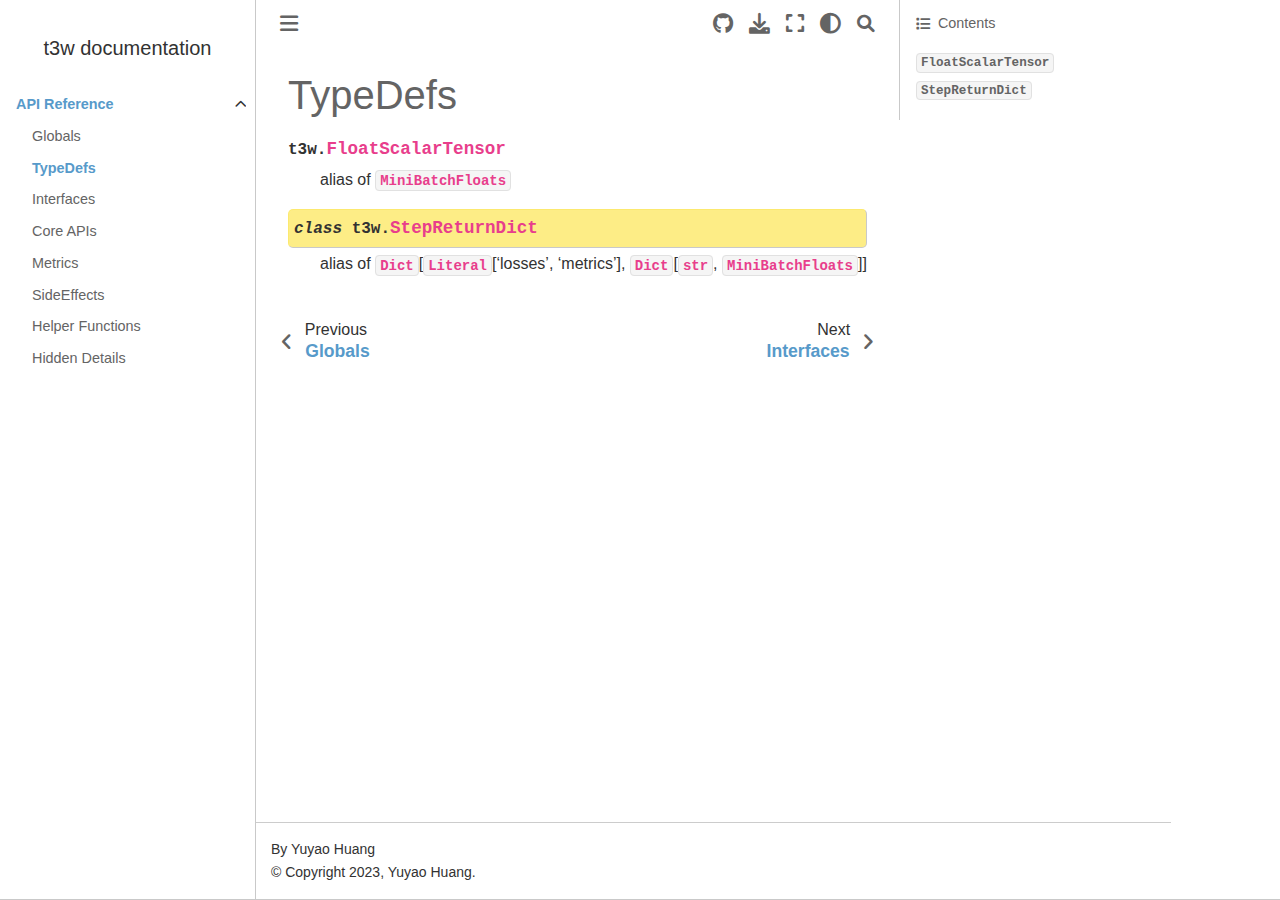
<file: api/typedefs.html>
<!DOCTYPE html>


<html lang="en" >

  <head>
    <meta charset="utf-8" />
    <meta name="viewport" content="width=device-width, initial-scale=1.0" /><meta name="generator" content="Docutils 0.19: https://docutils.sourceforge.io/" />

    <title>TypeDefs &#8212; t3w  documentation</title>
  
  
  
  <script data-cfasync="false">
    document.documentElement.dataset.mode = localStorage.getItem("mode") || "";
    document.documentElement.dataset.theme = localStorage.getItem("theme") || "light";
  </script>
  
  <!-- Loaded before other Sphinx assets -->
  <link href="../_static/styles/theme.css?digest=e353d410970836974a52" rel="stylesheet" />
<link href="../_static/styles/bootstrap.css?digest=e353d410970836974a52" rel="stylesheet" />
<link href="../_static/styles/pydata-sphinx-theme.css?digest=e353d410970836974a52" rel="stylesheet" />

  
  <link href="../_static/vendor/fontawesome/6.1.2/css/all.min.css?digest=e353d410970836974a52" rel="stylesheet" />
  <link rel="preload" as="font" type="font/woff2" crossorigin href="../_static/vendor/fontawesome/6.1.2/webfonts/fa-solid-900.woff2" />
<link rel="preload" as="font" type="font/woff2" crossorigin href="../_static/vendor/fontawesome/6.1.2/webfonts/fa-brands-400.woff2" />
<link rel="preload" as="font" type="font/woff2" crossorigin href="../_static/vendor/fontawesome/6.1.2/webfonts/fa-regular-400.woff2" />

    <link rel="stylesheet" type="text/css" href="../_static/pygments.css" />
    <link rel="stylesheet" href="../_static/styles/sphinx-book-theme.css?digest=14f4ca6b54d191a8c7657f6c759bf11a5fb86285" type="text/css" />
    <link rel="stylesheet" type="text/css" href="../_static/custom.css" />
  
  <!-- Pre-loaded scripts that we'll load fully later -->
  <link rel="preload" as="script" href="../_static/scripts/bootstrap.js?digest=e353d410970836974a52" />
<link rel="preload" as="script" href="../_static/scripts/pydata-sphinx-theme.js?digest=e353d410970836974a52" />

    <script data-url_root="../" id="documentation_options" src="../_static/documentation_options.js"></script>
    <script src="../_static/doctools.js"></script>
    <script src="../_static/sphinx_highlight.js"></script>
    <script src="../_static/scripts/sphinx-book-theme.js?digest=5a5c038af52cf7bc1a1ec88eea08e6366ee68824"></script>
    <script>DOCUMENTATION_OPTIONS.pagename = 'api/typedefs';</script>
    <link rel="index" title="Index" href="../genindex.html" />
    <link rel="search" title="Search" href="../search.html" />
    <link rel="next" title="Interfaces" href="interfaces.html" />
    <link rel="prev" title="Globals" href="globals.html" />
  <meta name="viewport" content="width=device-width, initial-scale=1"/>
  <meta name="docsearch:language" content="en"/>
  </head>
  
  
  <body data-bs-spy="scroll" data-bs-target=".bd-toc-nav" data-offset="180" data-bs-root-margin="0px 0px -60%" data-default-mode="">

  
  
  <a class="skip-link" href="#main-content">Skip to main content</a>
  
  <input type="checkbox"
          class="sidebar-toggle"
          name="__primary"
          id="__primary"/>
  <label class="overlay overlay-primary" for="__primary"></label>
  
  <input type="checkbox"
          class="sidebar-toggle"
          name="__secondary"
          id="__secondary"/>
  <label class="overlay overlay-secondary" for="__secondary"></label>
  
  <div class="search-button__wrapper">
    <div class="search-button__overlay"></div>
    <div class="search-button__search-container">
<form class="bd-search d-flex align-items-center"
      action="../search.html"
      method="get">
  <i class="fa-solid fa-magnifying-glass"></i>
  <input type="search"
         class="form-control"
         name="q"
         id="search-input"
         placeholder="Search..."
         aria-label="Search..."
         autocomplete="off"
         autocorrect="off"
         autocapitalize="off"
         spellcheck="false"/>
  <span class="search-button__kbd-shortcut"><kbd class="kbd-shortcut__modifier">Ctrl</kbd>+<kbd>K</kbd></span>
</form></div>
  </div>
  
    <nav class="bd-header navbar navbar-expand-lg bd-navbar">
    </nav>
  
  <div class="bd-container">
    <div class="bd-container__inner bd-page-width">
      
      <div class="bd-sidebar-primary bd-sidebar">
        

  
  <div class="sidebar-header-items sidebar-primary__section">
    
    
    
    
  </div>
  
    <div class="sidebar-primary-items__start sidebar-primary__section">
        <div class="sidebar-primary-item">
  

<a class="navbar-brand logo" href="../index.html">
  
  
  
  
  
    <p class="title logo__title">t3w  documentation</p>
  
</a></div>
        <div class="sidebar-primary-item"><nav class="bd-links" id="bd-docs-nav" aria-label="Main">
    <div class="bd-toc-item navbar-nav active">
        <ul class="current nav bd-sidenav">
<li class="toctree-l1 current active has-children"><a class="reference internal" href="index.html">API Reference</a><input checked class="toctree-checkbox" id="toctree-checkbox-1" name="toctree-checkbox-1" type="checkbox"/><label class="toctree-toggle" for="toctree-checkbox-1"><i class="fa-solid fa-chevron-down"></i></label><ul class="current">
<li class="toctree-l2"><a class="reference internal" href="globals.html">Globals</a></li>
<li class="toctree-l2 current active"><a class="current reference internal" href="#">TypeDefs</a></li>
<li class="toctree-l2"><a class="reference internal" href="interfaces.html">Interfaces</a></li>
<li class="toctree-l2"><a class="reference internal" href="core.html">Core APIs</a></li>
<li class="toctree-l2"><a class="reference internal" href="metrics.html">Metrics</a></li>
<li class="toctree-l2"><a class="reference internal" href="side_effects.html">SideEffects</a></li>
<li class="toctree-l2"><a class="reference internal" href="helpers.html">Helper Functions</a></li>
<li class="toctree-l2"><a class="reference internal" href="hidden.html">Hidden Details</a></li>
</ul>
</li>
</ul>

    </div>
</nav></div>
    </div>
  
  
  <div class="sidebar-primary-items__end sidebar-primary__section">
  </div>
  
  <div id="rtd-footer-container"></div>


      </div>
      
      <main id="main-content" class="bd-main">
        
        

<div class="sbt-scroll-pixel-helper"></div>

          <div class="bd-content">
            <div class="bd-article-container">
              
              <div class="bd-header-article">
<div class="header-article-items header-article__inner">
  
    <div class="header-article-items__start">
      
        <div class="header-article-item"><label class="sidebar-toggle primary-toggle btn btn-sm" for="__primary" title="Toggle primary sidebar" data-bs-placement="bottom" data-bs-toggle="tooltip">
  <span class="fa-solid fa-bars"></span>
</label></div>
      
    </div>
  
  
    <div class="header-article-items__end">
      
        <div class="header-article-item">

<div class="article-header-buttons">


<a href="https://github.com/tjyuyao/t3w" target="_blank"
   class="btn btn-sm btn-source-repository-button"
   title="Source repository"
   data-bs-placement="bottom" data-bs-toggle="tooltip"
>
  

<span class="btn__icon-container">
  <i class="fab fa-github"></i>
  </span>

</a>






<div class="dropdown dropdown-download-buttons">
  <button class="btn dropdown-toggle" type="button" data-bs-toggle="dropdown" aria-expanded="false" aria-label="Download this page">
    <i class="fas fa-download"></i>
  </button>
  <ul class="dropdown-menu">
      
      
      
      <li><a href="../_sources/api/typedefs.rst" target="_blank"
   class="btn btn-sm btn-download-source-button dropdown-item"
   title="Download source file"
   data-bs-placement="left" data-bs-toggle="tooltip"
>
  

<span class="btn__icon-container">
  <i class="fas fa-file"></i>
  </span>
<span class="btn__text-container">.rst</span>
</a>
</li>
      
      
      
      
      <li>
<button onclick="window.print()"
  class="btn btn-sm btn-download-pdf-button dropdown-item"
  title="Print to PDF"
  data-bs-placement="left" data-bs-toggle="tooltip"
>
  

<span class="btn__icon-container">
  <i class="fas fa-file-pdf"></i>
  </span>
<span class="btn__text-container">.pdf</span>
</button>
</li>
      
  </ul>
</div>




<button onclick="toggleFullScreen()"
  class="btn btn-sm btn-fullscreen-button"
  title="Fullscreen mode"
  data-bs-placement="bottom" data-bs-toggle="tooltip"
>
  

<span class="btn__icon-container">
  <i class="fas fa-expand"></i>
  </span>

</button>


<script>
document.write(`
  <button class="theme-switch-button btn btn-sm btn-outline-primary navbar-btn rounded-circle" title="light/dark" aria-label="light/dark" data-bs-placement="bottom" data-bs-toggle="tooltip">
    <span class="theme-switch" data-mode="light"><i class="fa-solid fa-sun"></i></span>
    <span class="theme-switch" data-mode="dark"><i class="fa-solid fa-moon"></i></span>
    <span class="theme-switch" data-mode="auto"><i class="fa-solid fa-circle-half-stroke"></i></span>
  </button>
`);
</script>

<script>
document.write(`
  <button class="btn btn-sm navbar-btn search-button search-button__button" title="Search" aria-label="Search" data-bs-placement="bottom" data-bs-toggle="tooltip">
    <i class="fa-solid fa-magnifying-glass"></i>
  </button>
`);
</script>
<label class="sidebar-toggle secondary-toggle btn btn-sm" for="__secondary"title="Toggle secondary sidebar" data-bs-placement="bottom" data-bs-toggle="tooltip">
    <span class="fa-solid fa-list"></span>
</label>
</div></div>
      
    </div>
  
</div>
</div>
              
              

<div id="jb-print-docs-body" class="onlyprint">
    <h1>TypeDefs</h1>
    <!-- Table of contents -->
    <div id="print-main-content">
        <div id="jb-print-toc">
            
            <div>
                <h2> Contents </h2>
            </div>
            <nav aria-label="Page">
                <ul class="visible nav section-nav flex-column">
<li class="toc-h2 nav-item toc-entry"><a class="reference internal nav-link" href="#t3w.FloatScalarTensor"><code class="docutils literal notranslate"><span class="pre">FloatScalarTensor</span></code></a></li>
<li class="toc-h2 nav-item toc-entry"><a class="reference internal nav-link" href="#t3w.StepReturnDict"><code class="docutils literal notranslate"><span class="pre">StepReturnDict</span></code></a></li>
</ul>
            </nav>
        </div>
    </div>
</div>

              
                
<div id="searchbox"></div>
                <article class="bd-article" role="main">
                  
  <section id="typedefs">
<h1>TypeDefs<a class="headerlink" href="#typedefs" title="Permalink to this heading">#</a></h1>
<dl class="py attribute">
<dt class="sig sig-object py" id="t3w.FloatScalarTensor">
<span class="sig-prename descclassname"><span class="pre">t3w.</span></span><span class="sig-name descname"><span class="pre">FloatScalarTensor</span></span><a class="headerlink" href="#t3w.FloatScalarTensor" title="Permalink to this definition">#</a></dt>
<dd><p>alias of <code class="xref py py-class docutils literal notranslate"><span class="pre">MiniBatchFloats</span></code></p>
</dd></dl>

<dl class="py class">
<dt class="sig sig-object py" id="t3w.StepReturnDict">
<em class="property"><span class="pre">class</span><span class="w"> </span></em><span class="sig-prename descclassname"><span class="pre">t3w.</span></span><span class="sig-name descname"><span class="pre">StepReturnDict</span></span><a class="headerlink" href="#t3w.StepReturnDict" title="Permalink to this definition">#</a></dt>
<dd><p>alias of <code class="xref py py-class docutils literal notranslate"><span class="pre">Dict</span></code>[<code class="xref py py-obj docutils literal notranslate"><span class="pre">Literal</span></code>[‘losses’, ‘metrics’], <code class="xref py py-class docutils literal notranslate"><span class="pre">Dict</span></code>[<code class="xref py py-class docutils literal notranslate"><span class="pre">str</span></code>, <code class="xref py py-class docutils literal notranslate"><span class="pre">MiniBatchFloats</span></code>]]</p>
</dd></dl>

</section>


                </article>
              

              
              
                <footer class="bd-footer-article">
                  
<div class="footer-article-items footer-article__inner">
  
    <div class="footer-article-item"><!-- Previous / next buttons -->
<div class="prev-next-area">
    <a class="left-prev"
       href="globals.html"
       title="previous page">
      <i class="fa-solid fa-angle-left"></i>
      <div class="prev-next-info">
        <p class="prev-next-subtitle">previous</p>
        <p class="prev-next-title">Globals</p>
      </div>
    </a>
    <a class="right-next"
       href="interfaces.html"
       title="next page">
      <div class="prev-next-info">
        <p class="prev-next-subtitle">next</p>
        <p class="prev-next-title">Interfaces</p>
      </div>
      <i class="fa-solid fa-angle-right"></i>
    </a>
</div></div>
  
</div>

                </footer>
              
            </div>
            
            
              
                <div class="bd-sidebar-secondary bd-toc"><div class="sidebar-secondary-items sidebar-secondary__inner">

  <div class="sidebar-secondary-item">
  <div class="page-toc tocsection onthispage">
    <i class="fa-solid fa-list"></i> Contents
  </div>
  <nav class="bd-toc-nav page-toc">
    <ul class="visible nav section-nav flex-column">
<li class="toc-h2 nav-item toc-entry"><a class="reference internal nav-link" href="#t3w.FloatScalarTensor"><code class="docutils literal notranslate"><span class="pre">FloatScalarTensor</span></code></a></li>
<li class="toc-h2 nav-item toc-entry"><a class="reference internal nav-link" href="#t3w.StepReturnDict"><code class="docutils literal notranslate"><span class="pre">StepReturnDict</span></code></a></li>
</ul>
  </nav></div>

</div></div>
              
            
          </div>
          <footer class="bd-footer-content">
            
<div class="bd-footer-content__inner container">
  
  <div class="footer-item">
    
<p class="component-author">
By Yuyao Huang
</p>

  </div>
  
  <div class="footer-item">
    
  <p class="copyright">
    
      © Copyright 2023, Yuyao Huang.
      <br/>
    
  </p>

  </div>
  
  <div class="footer-item">
    
  </div>
  
  <div class="footer-item">
    
  </div>
  
</div>
          </footer>
        

      </main>
    </div>
  </div>
  
  <!-- Scripts loaded after <body> so the DOM is not blocked -->
  <script src="../_static/scripts/bootstrap.js?digest=e353d410970836974a52"></script>
<script src="../_static/scripts/pydata-sphinx-theme.js?digest=e353d410970836974a52"></script>

  <footer class="bd-footer">
  </footer>
  </body>
</html>
</file>
<file: _static/styles/theme.css>
/* Provided by Sphinx's 'basic' theme, and included in the final set of assets */
@import "../basic.css";
</file>
<file: _static/styles/pydata-sphinx-theme.css>
html{--pst-header-height:4rem;--pst-header-article-height:calc(var(--pst-header-height)*2/3);--pst-sidebar-secondary:17rem;--pst-font-size-base:1rem;--pst-font-size-h1:2.5rem;--pst-font-size-h2:2rem;--pst-font-size-h3:1.75rem;--pst-font-size-h4:1.5rem;--pst-font-size-h5:1.25rem;--pst-font-size-h6:1.1rem;--pst-font-size-milli:0.9rem;--pst-sidebar-font-size:0.9rem;--pst-sidebar-font-size-mobile:1.1rem;--pst-sidebar-header-font-size:1.2rem;--pst-sidebar-header-font-weight:600;--pst-admonition-font-weight-heading:600;--pst-font-weight-caption:300;--pst-font-weight-heading:400;--pst-font-family-base-system:-apple-system,BlinkMacSystemFont,Segoe UI,"Helvetica Neue",Arial,sans-serif,Apple Color Emoji,Segoe UI Emoji,Segoe UI Symbol;--pst-font-family-monospace-system:"SFMono-Regular",Menlo,Consolas,Monaco,Liberation Mono,Lucida Console,monospace;--pst-font-family-base:var(--pst-font-family-base-system);--pst-font-family-heading:var(--pst-font-family-base-system);--pst-font-family-monospace:var(--pst-font-family-monospace-system);--pst-font-size-icon:1.5rem;--pst-icon-check-circle:"";--pst-icon-info-circle:"";--pst-icon-exclamation-triangle:"";--pst-icon-exclamation-circle:"";--pst-icon-times-circle:"";--pst-icon-lightbulb:"";--pst-icon-download:"";--pst-icon-angle-left:"";--pst-icon-angle-right:"";--pst-icon-external-link:"";--pst-icon-search-minus:"";--pst-icon-github:"";--pst-icon-gitlab:"";--pst-icon-share:"";--pst-icon-bell:"";--pst-icon-pencil:"";--pst-breadcrumb-divider:"";--pst-icon-admonition-default:var(--pst-icon-bell);--pst-icon-admonition-note:var(--pst-icon-info-circle);--pst-icon-admonition-attention:var(--pst-icon-exclamation-circle);--pst-icon-admonition-caution:var(--pst-icon-exclamation-triangle);--pst-icon-admonition-warning:var(--pst-icon-exclamation-triangle);--pst-icon-admonition-danger:var(--pst-icon-exclamation-triangle);--pst-icon-admonition-error:var(--pst-icon-times-circle);--pst-icon-admonition-hint:var(--pst-icon-lightbulb);--pst-icon-admonition-tip:var(--pst-icon-lightbulb);--pst-icon-admonition-important:var(--pst-icon-exclamation-circle);--pst-icon-admonition-seealso:var(--pst-icon-share);--pst-icon-admonition-todo:var(--pst-icon-pencil);--pst-icon-versionmodified-default:var(--pst-icon-exclamation-circle);--pst-icon-versionmodified-added:var(--pst-icon-exclamation-circle);--pst-icon-versionmodified-changed:var(--pst-icon-exclamation-circle);--pst-icon-versionmodified-deprecated:var(--pst-icon-exclamation-circle);font-size:var(--pst-font-size-base);scroll-padding-top:calc(var(--pst-header-height) + 1rem)}body{background-color:var(--pst-color-background);color:var(--pst-color-text-base);display:flex;flex-direction:column;font-family:var(--pst-font-family-base);font-weight:400;line-height:1.65;min-height:100vh}body::-webkit-scrollbar{height:.5rem;width:.5rem}body::-webkit-scrollbar-thumb{background:var(--pst-color-text-muted);border-radius:.25rem}body::-webkit-scrollbar-track{background:transparent}body::-webkit-scrollbar-thumb{background:var(--pst-color-on-surface)}body::-webkit-scrollbar-thumb:hover,body:hover::-webkit-scrollbar-thumb{background:var(--pst-color-text-muted)}body::-webkit-scrollbar-track{background:var(--pst-color-background)}p{color:var(--pst-color-text-base);font-size:1em;margin-bottom:1.15rem}p.rubric{border-bottom:1px solid var(--pst-color-border)}p.centered{text-align:center}a{word-wrap:break-word;color:var(--pst-color-link);text-decoration:none}a:hover{color:var(--pst-color-link-hover);text-decoration:underline}a.headerlink{color:var(--pst-color-warning);font-size:.8em;margin-left:.2em;opacity:.4;padding:0 4px;text-decoration:none;transition:all .2s ease-out;user-select:none}a.headerlink:hover{opacity:1}a.github:before,a.gitlab:before{color:var(--pst-color-text-muted);font:var(--fa-font-brands);margin-right:.25rem}a.github:before{content:var(--pst-icon-github)}a.gitlab:before{content:var(--pst-icon-gitlab)}.heading-style,h1,h2,h3,h4,h5,h6{font-family:var(--pst-font-family-heading);font-weight:var(--pst-font-weight-heading);line-height:1.15;margin:2.75rem 0 1.05rem}h1{font-size:var(--pst-font-size-h1);margin-top:0}h1,h2{color:var(--pst-color-primary)}h2{font-size:var(--pst-font-size-h2)}h3{font-size:var(--pst-font-size-h3)}h3,h4{color:var(--pst-color-text-base)}h4{font-size:var(--pst-font-size-h4)}h5{font-size:var(--pst-font-size-h5)}h5,h6{color:var(--pst-color-text-base)}h6{font-size:var(--pst-font-size-h6)}.text_small,small{font-size:var(--pst-font-size-milli)}hr{border:0;border-top:1px solid var(--pst-color-border)}code,kbd,pre,samp{font-family:var(--pst-font-family-monospace)}kbd{background-color:var(--pst-color-on-background);color:var(--pst-color-text-muted)}kbd:not(.compound){border:1px solid var(--pst-color-border);box-shadow:1px 1px 1px var(--pst-color-shadow);margin:0 .1rem;padding:.1rem .4rem}code{color:var(--pst-color-inline-code)}pre{background-color:var(--pst-color-surface);border:1px solid var(--pst-color-border);border-radius:.25rem;color:var(--pst-color-text-base);line-height:1.2em;margin:1.5em 0;padding:1rem}pre::-webkit-scrollbar{height:.5rem;width:.5rem}pre::-webkit-scrollbar-thumb{background:var(--pst-color-text-muted);border-radius:.25rem}pre::-webkit-scrollbar-track{background:transparent}pre::-webkit-scrollbar-thumb{background:var(--pst-color-on-surface)}pre::-webkit-scrollbar-thumb:hover,pre:hover::-webkit-scrollbar-thumb{background:var(--pst-color-text-muted)}pre .linenos{opacity:.5;padding-right:10px}.skip-link{background-color:var(--pst-color-background);border-bottom:1px solid var(--pst-color-border);color:var(--pst-color-link);left:0;padding:.5rem;position:fixed;right:0;text-align:center;top:0;transform:translateY(-100%);transition:transform .15s ease-in-out;z-index:1055}.skip-link:focus{transform:translateY(0)}.bd-container{display:flex;flex-grow:1;justify-content:center}.bd-container .bd-container__inner{display:flex}.bd-page-width{width:100%}@media(min-width:960px){.bd-page-width{max-width:88rem}}.bd-header-announcement{align-items:center;display:flex;justify-content:center;min-height:3rem;padding:.5rem 12.5%;position:relative;text-align:center;width:100%}@media(max-width:959.98px){.bd-header-announcement{padding:.5rem 2%}}.bd-header-announcement p{font-weight:700;margin:0}.bd-header-announcement:after{background-color:var(--pst-color-info);content:"";height:100%;left:0;opacity:.2;position:absolute;top:0;width:100%;z-index:-1}.bd-header-announcement:empty{display:none}.bd-main{display:flex;flex-direction:column;flex-grow:1;min-width:0}.bd-main .bd-content{display:flex;height:100%;justify-content:center}.bd-main .bd-content .bd-article-container{display:flex;flex-direction:column;justify-content:start;max-width:60em;overflow-x:auto;padding:1rem;width:100%}@media(min-width:1200px){.bd-main .bd-content .bd-article-container .bd-article{padding-left:2rem;padding-top:1.5rem}}.bd-footer{border-top:1px solid var(--pst-color-border);width:100%}.bd-footer .bd-footer__inner{display:flex;flex-grow:1;margin:auto;padding:1rem}.bd-footer .footer-items__end,.bd-footer .footer-items__start{display:flex;flex-direction:column;gap:.5rem;justify-content:center}.bd-footer .footer-items__end{margin-left:auto;text-align:end}.bd-footer .footer-item p{margin-bottom:0}.bd-footer-article .footer-article-items,.bd-footer-content .footer-content-items{display:flex;flex-direction:column;margin-top:auto}.bd-header{background:var(--pst-color-on-background)!important;box-shadow:0 .125rem .25rem 0 var(--pst-color-shadow);justify-content:center;max-width:100vw;padding:0;position:sticky;top:0;width:100%;z-index:1030}.bd-header .bd-header__inner{align-items:center;display:flex;height:fit-content;padding-left:1rem;padding-right:1rem}.bd-header .navbar-item{align-items:center;display:flex;height:var(--pst-header-height);max-height:var(--pst-header-height)}.bd-header .navbar-header-items{flex-shrink:1}@media(min-width:960px){.bd-header .navbar-header-items{display:flex;flex-grow:1;padding:0 0 0 .5rem}}.bd-header .navbar-header-items__center,.bd-header .navbar-header-items__end,.bd-header .navbar-header-items__start{align-items:center;display:flex;flex-flow:wrap;row-gap:0}.bd-header .navbar-header-items__center,.bd-header .navbar-header-items__end{column-gap:1rem}.bd-header .navbar-header-items__start{flex-shrink:0;gap:.5rem;margin-right:auto}.bd-header .navbar-header-items__end{justify-content:end}.bd-header .navbar-nav{display:flex}@media(min-width:960px){.bd-header .navbar-nav{align-items:center}}.bd-header .navbar-nav li a.nav-link{color:var(--pst-color-text-muted)}.bd-header .navbar-nav li a.nav-link:focus,.bd-header .navbar-nav li a.nav-link:hover{color:var(--pst-color-primary)}.bd-header .navbar-nav>.active>.nav-link{color:var(--pst-color-primary);font-weight:600}.bd-header .navbar-nav .dropdown button{border:none;color:var(--pst-color-text-muted);display:unset}.bd-header .navbar-nav .dropdown .dropdown-menu{background-color:var(--pst-color-on-background);border:1px solid var(--pst-color-border);box-shadow:0 0 .3rem .1rem var(--pst-color-shadow);margin:.5rem 0;min-width:20rem;padding:.5rem 1rem;z-index:1070}.bd-header .navbar-nav .dropdown .dropdown-menu:not(.show){display:none}@media(min-width:960px){.navbar-center-items .navbar-item{display:inline-block}}.toc-entry>.nav-link.active{background-color:transparent;border-left:2px solid var(--pst-color-primary);color:var(--pst-color-primary);font-weight:600}.nav-link:hover{border-style:none}.nav-link.nav-external:after{content:var(--pst-icon-external-link);font:var(--fa-font-solid);font-size:.75em;margin-left:.3em}.bd-navbar-elements li.nav-item i{font-size:.7rem;padding-left:2px;vertical-align:middle}.bd-header label.sidebar-toggle{align-items:center;color:var(--pst-color-muted);cursor:pointer;display:flex;font-size:var(--pst-font-size-icon);margin-bottom:0}.bd-header label.primary-toggle{padding-right:1rem}@media(min-width:960px){.bd-header label.primary-toggle{display:none}}.bd-header label.secondary-toggle{padding-left:1rem}@media(min-width:1200px){.bd-header label.secondary-toggle{display:none}}.bd-header .navbar-header-items{display:none}@media(min-width:960px){.bd-header .navbar-header-items{display:inherit}}.navbar-persistent--mobile{margin-left:auto}@media(min-width:960px){.navbar-persistent--mobile{display:none}}.navbar-persistent--container{display:none}@media(min-width:960px){.navbar-persistent--container{display:flex}}.header-article__inner{display:flex;padding:0 .5rem}.header-article__inner .header-article-item{height:var(--pst-header-article-height);min-height:var(--pst-header-article-height)}.header-article__inner .header-article-items__end,.header-article__inner .header-article-items__start{align-items:start;display:flex;gap:.5rem}.header-article__inner .header-article-items__end{margin-left:auto}.bd-sidebar-primary{background-color:var(--pst-color-background);border-right:1px solid var(--pst-color-border);display:flex;flex:0 0 auto;flex-direction:column;font-size:var(--pst-sidebar-font-size-mobile);gap:1rem;max-height:calc(100vh - var(--pst-header-height));overflow-y:auto;padding:2rem 1rem 1rem;position:sticky;top:var(--pst-header-height);width:25%}.bd-sidebar-primary::-webkit-scrollbar{height:.5rem;width:.5rem}.bd-sidebar-primary::-webkit-scrollbar-thumb{background:var(--pst-color-text-muted);border-radius:.25rem}.bd-sidebar-primary::-webkit-scrollbar-track{background:transparent}.bd-sidebar-primary::-webkit-scrollbar-thumb{background:var(--pst-color-on-surface)}.bd-sidebar-primary::-webkit-scrollbar-thumb:hover,.bd-sidebar-primary:hover::-webkit-scrollbar-thumb{background:var(--pst-color-text-muted)}@media(min-width:960px){.bd-sidebar-primary{font-size:var(--pst-sidebar-font-size)}}.bd-sidebar-primary .nav-link{font-size:var(--pst-sidebar-font-size-mobile)}.bd-sidebar-primary.no-sidebar{border-right:0}@media(min-width:960px){.bd-sidebar-primary.hide-on-wide{display:none}}.bd-sidebar-primary h1,.bd-sidebar-primary h2,.bd-sidebar-primary h3,.bd-sidebar-primary h4{color:var(--pst-color-text-base)}.bd-sidebar-primary .sidebar-primary-items__end .sidebar-primary-item,.bd-sidebar-primary .sidebar-primary-items__start .sidebar-primary-item{padding:.5rem 0}.bd-sidebar-primary .sidebar-header-items{display:flex;flex-direction:column}.bd-sidebar-primary .sidebar-header-items .sidebar-header-items__title{color:var(--pst-color-text-base);font-size:var(--pst-sidebar-header-font-size);font-weight:var(--pst-sidebar-header-font-weight);margin-bottom:.5rem}.bd-sidebar-primary .sidebar-header-items .nav-item.dropdown button{display:none}.bd-sidebar-primary .sidebar-header-items .nav-item.dropdown .dropdown-menu{background-color:inherit;border:none;display:flex;flex-direction:column;font-size:inherit;margin:0;padding:0}.bd-sidebar-primary .sidebar-header-items .sidebar-header-items__center{display:flex;flex-direction:column}.bd-sidebar-primary .sidebar-header-items .sidebar-header-items__end{align-items:center;display:flex;gap:.5rem}@media(min-width:960px){.bd-sidebar-primary .sidebar-header-items{display:none}}.bd-sidebar-primary .sidebar-primary-items__start{border-top:1px solid var(--pst-color-border)}@media(min-width:960px){.bd-sidebar-primary .sidebar-primary-items__start{border-top:none}}.bd-sidebar-primary .sidebar-primary-items__end{margin-bottom:1em;margin-top:auto}.bd-sidebar-primary .list-caption{list-style:none;padding-left:0}.bd-sidebar-primary li{position:relative}.bd-sidebar-primary li.has-children>.reference{padding-right:30px}.bd-sidebar-primary label.toctree-toggle{align-items:center;cursor:pointer;display:flex;height:30px;justify-content:center;position:absolute;right:0;top:0;width:30px}.bd-sidebar-primary label.toctree-toggle:hover{background:var(--pst-color-surface)}.bd-sidebar-primary label.toctree-toggle i{display:inline-block;font-size:.75rem;text-align:center}.bd-sidebar-primary label.toctree-toggle i:hover{color:var(--pst-color-primary)}.bd-sidebar-primary .label-parts{height:100%;width:100%}.bd-sidebar-primary .label-parts:hover{background:none}.bd-sidebar-primary .label-parts i{position:absolute;right:0;top:.3em;width:30px}nav.bd-links{margin-right:-1rem}@media(min-width:960px){nav.bd-links{display:block}}nav.bd-links ul{list-style:none}nav.bd-links ul ul{padding:0 0 0 1rem}nav.bd-links li>a{color:var(--pst-color-text-muted);display:block;padding:.25rem 0}nav.bd-links li>a:hover{background-color:transparent;color:var(--pst-color-primary);text-decoration:none}nav.bd-links li>a.reference.external:after{content:var(--pst-icon-external-link);font:var(--fa-font-solid);font-size:.75em;margin-left:.3em}nav.bd-links .active:hover>a,nav.bd-links .active>a{color:var(--pst-color-primary);font-weight:600}nav.bd-links p.bd-links__title{font-size:var(--pst-sidebar-header-font-size)}nav.bd-links p.bd-links__title,nav.bd-links p.caption{font-weight:var(--pst-sidebar-header-font-weight);margin-bottom:.5rem}nav.bd-links p.caption{color:var(--pst-color-text-base);font-size:var(--pst-sidebar-font-size-mobile);margin-top:1.25rem;position:relative}nav.bd-links p.caption:first-child{margin-top:0}@media(min-width:960px){nav.bd-links p.caption{font-size:var(--pst-sidebar-font-size)}}.bd-sidebar-secondary{background-color:var(--pst-color-background);display:flex;flex-direction:column;flex-shrink:0;font-size:var(--pst-sidebar-font-size-mobile);max-height:calc(100vh - var(--pst-header-height));order:2;overflow-y:auto;padding:2rem 1rem 1rem;position:sticky;top:var(--pst-header-height);width:var(--pst-sidebar-secondary)}@media(min-width:1200px){.bd-sidebar-secondary{font-size:var(--pst-sidebar-font-size)}}.bd-sidebar-secondary::-webkit-scrollbar{height:.5rem;width:.5rem}.bd-sidebar-secondary::-webkit-scrollbar-thumb{background:var(--pst-color-text-muted);border-radius:.25rem}.bd-sidebar-secondary::-webkit-scrollbar-track{background:transparent}.bd-sidebar-secondary::-webkit-scrollbar-thumb{background:var(--pst-color-on-surface)}.bd-sidebar-secondary::-webkit-scrollbar-thumb:hover,.bd-sidebar-secondary:hover::-webkit-scrollbar-thumb{background:var(--pst-color-text-muted)}.sidebar-secondary-item{padding:.5rem}@media(min-width:1200px){.sidebar-secondary-item{border-left:1px solid var(--pst-color-border);padding-left:1rem}}.sidebar-secondary-item i{padding-right:.5rem}input.sidebar-toggle{display:none}label.overlay{background-color:#000;height:0;left:0;opacity:.5;position:fixed;top:0;transition:opacity .2s ease-out;width:0;z-index:1050}input#__primary:checked+label.overlay.overlay-primary,input#__secondary:checked+label.overlay.overlay-secondary{height:100vh;width:100vw}input#__primary:checked~.bd-container .bd-sidebar-primary{margin-left:0;visibility:visible}input#__secondary:checked~.bd-container .bd-sidebar-secondary{margin-right:0;visibility:visible}@media(min-width:960px){label.sidebar-toggle.primary-toggle{display:none}input#__primary:checked+label.overlay.overlay-primary{height:0;width:0}.bd-sidebar-primary{margin-left:0;visibility:visible}}@media(max-width:959.98px){.bd-sidebar-primary{flex-grow:.75;height:100vh;left:0;margin-left:-75%;max-height:100vh;max-width:350px;position:fixed;top:0;transition:visibility .2s ease-out,margin .2s ease-out;visibility:hidden;width:75%;z-index:1055}}@media(max-width:1199.98px){.bd-sidebar-secondary{flex-grow:.75;height:100vh;margin-right:-75%;max-height:100vh;max-width:350px;position:fixed;right:0;top:0;transition:visibility .2s ease-out,margin .2s ease-out;visibility:hidden;width:75%;z-index:1055}}ul.bd-breadcrumbs{display:flex;flex-wrap:wrap;font-size:.8rem;list-style:none;padding-left:0}ul.bd-breadcrumbs li.breadcrumb-item{align-items:center;display:flex;font-weight:700}ul.bd-breadcrumbs li.breadcrumb-item a{color:var(--pst-color-link)}ul.bd-breadcrumbs li.breadcrumb-item:not(.breadcrumb-home):before{color:var(--pst-color-text-muted);content:var(--pst-breadcrumb-divider);font:var(--fa-font-solid);font-size:.8rem;padding:0 .5rem}.navbar-icon-links{column-gap:1rem;display:flex;flex-direction:row;flex-wrap:wrap}.navbar-icon-links li.nav-item a.nav-link{padding-left:0;padding-right:0}.navbar-icon-links a span{align-items:center;display:flex}.navbar-icon-links i.fa-brands,.navbar-icon-links i.fa-regular,.navbar-icon-links i.fa-solid{font-size:var(--pst-font-size-icon);font-style:normal;vertical-align:middle}.navbar-icon-links i.fa-square-twitter:before{color:#55acee}.navbar-icon-links i.fa-square-gitlab:before{color:#548}.navbar-icon-links i.fa-bitbucket:before{color:#0052cc}.navbar-icon-links img.icon-link-image{border-radius:.2rem;height:1.5em}.navbar-brand{align-items:center;display:flex;flex-shrink:0;gap:.5rem;height:var(--pst-header-height);margin:0;max-height:var(--pst-header-height);padding:.5rem 0;position:relative;width:auto}.navbar-brand p{margin-bottom:0}.navbar-brand img{height:100%;max-width:100%;width:auto}.navbar-nav ul{display:block;list-style:none}.navbar-nav ul ul{padding:0 0 0 1rem}.navbar-nav li{display:flex;flex-direction:column}.navbar-nav li a{align-items:center;color:var(--pst-color-text-muted);display:flex;height:100%;padding-bottom:.25rem;padding-top:.25rem}.navbar-nav li a:hover{border-style:none;text-decoration-line:none}.navbar-nav li a:focus,.navbar-nav li a:hover,.navbar-nav li.current>a{color:var(--pst-color-primary)}.navbar-nav li.current>a{font-weight:600}.navbar-nav .toctree-checkbox{display:none;position:absolute}.navbar-nav .toctree-checkbox~ul{display:none}.navbar-nav .toctree-checkbox~label i{transform:rotate(0deg)}.navbar-nav .toctree-checkbox:checked~ul{display:block}.navbar-nav .toctree-checkbox:checked~label i{transform:rotate(180deg)}.bd-header .navbar-nav>p.sidebar-header-items__title{display:none}.page-toc .section-nav{border-bottom:none;padding-left:0}.page-toc .section-nav ul{padding-left:1rem}.page-toc .nav-link{font-size:var(--pst-sidebar-font-size-mobile)}@media(min-width:1200px){.page-toc .nav-link{font-size:var(--pst-sidebar-font-size)}}.page-toc .onthispage{color:var(--pst-color-text-base);font-weight:var(--pst-sidebar-header-font-weight);margin-bottom:.5rem}.prev-next-area{width:100%}.prev-next-area p{line-height:1.3em;margin:0 .3em}.prev-next-area i{font-size:1.2em}.prev-next-area a{align-items:center;border:none;color:var(--pst-color-text-muted);display:flex;max-width:45%;overflow-x:hidden;padding:10px;text-decoration:none}.prev-next-area a p.prev-next-title{color:var(--pst-color-primary);font-size:1.1em;font-weight:var(--pst-admonition-font-weight-heading)}.prev-next-area a:hover p.prev-next-title{text-decoration:underline}.prev-next-area a .prev-next-info{flex-direction:column;margin:0 .5em}.prev-next-area a .prev-next-info .prev-next-subtitle{text-transform:capitalize}.prev-next-area a.left-prev{float:left}.prev-next-area a.right-next{float:right}.prev-next-area a.right-next div.prev-next-info{text-align:right}.bd-search{margin-left:-15px;margin-right:-15px;padding:1rem 15px;position:relative}.bd-search .icon{color:var(--pst-color-border);left:25px;position:absolute}.bd-search i.fa-solid.fa-magnifying-glass{color:var(--pst-color-text-muted);left:1.6rem;position:absolute}.bd-search input{background-color:var(--pst-color-background);border:1px solid var(--pst-color-border);border-radius:.25rem;color:var(--pst-color-text-base);padding-left:2.5rem}.bd-search input::placeholder{color:var(--pst-color-border)}.bd-search input:active,.bd-search input:focus{background-color:var(--pst-color-background);color:var(--pst-color-text-base)}.bd-search input::-webkit-search-cancel-button,.bd-search input::-webkit-search-decoration{-webkit-appearance:none;appearance:none}.bd-search .search-button__kbd-shortcut{color:var(--pst-color-border);display:flex;position:absolute;right:2em}.search-button{align-content:center;align-items:center;color:var(--pst-color-text-muted);display:flex;padding:0}.search-button:hover{color:var(--pst-color-primary)}.search-button i{font-size:1.3rem}.search-button__overlay,.search-button__search-container{display:none}.search-button__wrapper.show .search-button__search-container{display:flex;left:50%;margin-top:.5rem;max-width:800px;position:fixed;right:1rem;top:30%;transform:translate(-50%,-50%);width:90%;z-index:1055}.search-button__wrapper.show .search-button__overlay{background-color:#000;display:flex;height:100%;left:0;opacity:.5;position:fixed;top:0;width:100%;z-index:1050}.search-button__wrapper.show form.bd-search{flex-grow:1;padding-bottom:0;padding-top:0}.search-button__wrapper.show i,.search-button__wrapper.show input{font-size:var(--pst-font-size-icon)}div#searchbox p.highlight-link{box-shadow:0 .2rem .5rem var(--pst-color-shadow),0 0 .0625rem var(--pst-color-shadow)!important;margin:1rem 0;width:fit-content}@media(min-width:1200px){div#searchbox p.highlight-link{margin-left:2rem}}div#searchbox p.highlight-link a{background-color:var(--pst-color-primary);border-radius:.25rem;color:#fff;font-size:1.25rem;padding:.75rem;transition:box-shadow .25s ease-out}div#searchbox p.highlight-link a:hover{box-shadow:inset 0 0 50px 50px rgba(0,0,0,.25);text-decoration:none}div#searchbox p.highlight-link a:before{color:unset;content:var(--pst-icon-search-minus);font:var(--fa-font-solid);margin-right:.5rem}.theme-switch-button{border-color:var(--pst-color-on-background);font-size:calc(var(--pst-font-size-icon) - .1rem);margin:0 -.5rem;padding:0}.theme-switch-button span{color:var(--pst-color-text-muted);display:none;padding:.5rem}.theme-switch-button span:active,.theme-switch-button span:focus,.theme-switch-button span:hover{text-decoration:none}.theme-switch-button:active,.theme-switch-button:hover{background-color:var(--pst-color-on-surface)!important;border-color:var(--pst-color-on-background)!important}.theme-switch-button:active a,.theme-switch-button:hover a{color:var(--pst-color-text-muted)}.bd-sidebar-primary .theme-switch-button{border-color:var(--pst-color-background)}.bd-sidebar-primary .theme-switch-button:active,.bd-sidebar-primary .theme-switch-button:hover{border-color:var(--pst-color-background)!important}html[data-mode=auto] .theme-switch-button span[data-mode=auto],html[data-mode=dark] .theme-switch-button span[data-mode=dark],html[data-mode=light] .theme-switch-button span[data-mode=light]{display:flex}button.btn.version-switcher__button{border-color:var(--pst-color-border);color:var(--pst-color-text-base);margin-bottom:1em}@media(min-width:960px){button.btn.version-switcher__button{margin-bottom:unset}}button.btn.version-switcher__button:active{border-color:var(--pst-color-border);color:var(--pst-color-text-base)}.version-switcher__menu{border-color:var(--pst-color-border);border-radius:var(--bs-dropdown-border-radius)}.version-switcher__menu a.list-group-item{background-color:var(--pst-color-on-background);color:var(--pst-color-text-base);padding:.75rem 1.25rem}.version-switcher__menu a.list-group-item:not(:last-child){border-bottom:1px solid var(--pst-color-border)}.version-switcher__menu a.list-group-item:hover{background-color:var(--pst-color-surface)}.version-switcher__menu a.list-group-item.active{color:var(--pst-color-primary)}.version-switcher__menu a.list-group-item.active span:before{background-color:var(--pst-color-primary);content:"";height:100%;left:0;opacity:.1;position:absolute;top:0;width:100%}.version-switcher__menu,button.version-switcher__button{font-size:1.1em}@media(min-width:960px){.version-switcher__menu,button.version-switcher__button{font-size:unset}}nav.page-toc{margin-bottom:1rem}.bd-toc .nav .nav,.list-caption .nav{display:none}.bd-toc .nav .nav.visible,.bd-toc .nav>.active>ul,.list-caption .nav.visible,.list-caption>.active>ul,.toc-entry{display:block}.toc-entry a.nav-link{color:var(--pst-color-text-muted);display:block;margin-left:-1rem;padding:.125rem 0 .125rem 1rem}.toc-entry a.nav-link:hover{color:var(--pst-color-primary);text-decoration:none}.toc-entry a.nav-link.active{background-color:transparent;border-left:2px solid var(--pst-color-primary);color:var(--pst-color-primary);font-weight:600}div.deprecated,div.versionadded,div.versionchanged{background-color:var(--pst-color-on-background);border-left:.2rem solid;border-color:var(--pst-color-info);border-radius:.25rem;box-shadow:0 .2rem .5rem var(--pst-color-shadow),0 0 .0625rem var(--pst-color-shadow)!important;margin:1.5625em auto;overflow:hidden;padding:0 .6rem;page-break-inside:avoid;position:relative;transition:color .25s,background-color .25s,border-color .25s;vertical-align:middle}div.deprecated>p,div.versionadded>p,div.versionchanged>p{margin-bottom:.6rem;margin-top:.6rem}div.deprecated>p:before,div.versionadded>p:before,div.versionchanged>p:before{background-color:var(--pst-color-info);content:"";height:100%;left:0;opacity:.1;pointer-events:none;position:absolute;top:0;width:100%}div.versionadded{border-color:var(--pst-color-success)}div.versionadded p:before{background-color:var(--pst-color-success)}div.versionchanged{border-color:var(--pst-color-warning)}div.versionchanged p:before{background-color:var(--pst-color-warning)}div.deprecated{border-color:var(--pst-color-danger)}div.deprecated p:before{background-color:var(--pst-color-danger)}span.versionmodified{font-weight:600}span.versionmodified:before{color:var(--pst-color-info);content:var(--pst-icon-versionmodified-default);font:var(--fa-font-solid);margin-right:.6rem}span.versionmodified.added:before{color:var(--pst-color-success);content:var(--pst-icon-versionmodified-added)}span.versionmodified.changed:before{color:var(--pst-color-warning);content:var(--pst-icon-versionmodified-changed)}span.versionmodified.deprecated:before{color:var(--pst-color-danger);content:var(--pst-icon-versionmodified-deprecated)}.sidebar-indices-items{border-top:1px solid var(--pst-color-border);display:flex;flex-direction:column}@media(min-width:960px){.sidebar-indices-items{border-top:none}}.sidebar-indices-items .sidebar-indices-items__title{color:var(--pst-color-text-base);font-size:var(--pst-sidebar-header-font-size);font-weight:var(--pst-sidebar-header-font-weight);margin-bottom:.5rem}.sidebar-indices-items ul.indices-link{list-style:none;margin-right:-1rem;padding:0}.sidebar-indices-items ul.indices-link li>a{color:var(--pst-color-text-muted);display:block;padding:.25rem 0}.sidebar-indices-items ul.indices-link li>a:hover{background-color:transparent;color:var(--pst-color-primary);text-decoration:none}.bd-sidebar-primary div#rtd-footer-container{bottom:-1rem;margin:-1rem;position:sticky}.bd-sidebar-primary div#rtd-footer-container .rst-versions.rst-badge{font-family:var(--pst-font-family-base);font-size:.9em;max-width:unset;position:unset}.bd-sidebar-primary div#rtd-footer-container .rst-versions.rst-badge .rst-current-version{align-items:center;background-color:var(--pst-color-background);border-top:1px solid var(--pst-color-border);color:var(--pst-color-success);display:flex;gap:.2rem;height:2.5rem;transition:background-color .2s ease-out}.bd-sidebar-primary div#rtd-footer-container .rst-versions.rst-badge .fa.fa-book{color:var(--pst-color-text-muted);margin-right:auto}.bd-sidebar-primary div#rtd-footer-container .rst-versions.rst-badge .fa.fa-book:after{color:var(--pst-color-text-base);content:"Read The Docs";font-family:var(--pst-font-family-base);font-weight:var(--pst-admonition-font-weight-heading)}.bd-sidebar-primary div#rtd-footer-container .rst-versions.rst-badge .fa.fa-caret-down{color:var(--pst-color-text-muted)}.bd-sidebar-primary div#rtd-footer-container .rst-versions.rst-badge.shift-up .rst-current-version{border-bottom:1px solid var(--pst-color-border)}.bd-sidebar-primary div#rtd-footer-container .rst-other-versions{background-color:var(--pst-color-surface);color:var(--pst-color-text-base)}.bd-sidebar-primary div#rtd-footer-container .rst-other-versions dl dd a{color:var(--pst-color-text-muted)}.bd-sidebar-primary div#rtd-footer-container .rst-other-versions hr{background-color:var(--pst-color-border)}.bd-sidebar-primary div#rtd-footer-container .rst-other-versions small a{color:var(--pst-color-link)}.bd-sidebar-primary div#rtd-footer-container .rst-other-versions input{background-color:var(--pst-color-surface);border:1px solid var(--pst-color-border);padding-left:.5rem}.admonition,div.admonition{background-color:var(--pst-color-on-background);border-left:.2rem solid;border-color:var(--pst-color-info);border-radius:.25rem;box-shadow:0 .2rem .5rem var(--pst-color-shadow),0 0 .0625rem var(--pst-color-shadow)!important;margin:1.5625em auto;overflow:hidden;padding:0 .6rem .8rem;page-break-inside:avoid}.admonition :last-child,div.admonition :last-child{margin-bottom:0}.admonition p.admonition-title~*,div.admonition p.admonition-title~*{margin-left:1.4rem;margin-right:1.4rem}.admonition>ol,.admonition>ul,div.admonition>ol,div.admonition>ul{margin-left:1em}.admonition>.admonition-title,div.admonition>.admonition-title{font-weight:var(--pst-admonition-font-weight-heading);margin:0 -.6rem;padding:.4rem .6rem .4rem 2rem;position:relative}.admonition>.admonition-title:after,div.admonition>.admonition-title:after{color:var(--pst-color-info);content:var(--pst-icon-admonition-default);font:var(--fa-font-solid);height:1rem;left:.5rem;line-height:inherit;opacity:1;position:absolute;width:1rem}.admonition>.admonition-title:before,div.admonition>.admonition-title:before{background-color:var(--pst-color-info);content:"";height:100%;left:0;opacity:.1;pointer-events:none;position:absolute;top:0;width:100%}.admonition>.admonition-title+*,div.admonition>.admonition-title+*{margin-top:.4em}.admonition.attention,div.admonition.attention{border-color:var(--pst-color-attention)}.admonition.attention>.admonition-title:before,div.admonition.attention>.admonition-title:before{background-color:var(--pst-color-attention)}.admonition.attention>.admonition-title:after,div.admonition.attention>.admonition-title:after{color:var(--pst-color-attention);content:var(--pst-icon-admonition-attention)}.admonition.caution,div.admonition.caution{border-color:var(--pst-color-warning)}.admonition.caution>.admonition-title:before,div.admonition.caution>.admonition-title:before{background-color:var(--pst-color-warning)}.admonition.caution>.admonition-title:after,div.admonition.caution>.admonition-title:after{color:var(--pst-color-warning);content:var(--pst-icon-admonition-caution)}.admonition.warning,div.admonition.warning{border-color:var(--pst-color-warning)}.admonition.warning>.admonition-title:before,div.admonition.warning>.admonition-title:before{background-color:var(--pst-color-warning)}.admonition.warning>.admonition-title:after,div.admonition.warning>.admonition-title:after{color:var(--pst-color-warning);content:var(--pst-icon-admonition-warning)}.admonition.danger,div.admonition.danger{border-color:var(--pst-color-danger)}.admonition.danger>.admonition-title:before,div.admonition.danger>.admonition-title:before{background-color:var(--pst-color-danger)}.admonition.danger>.admonition-title:after,div.admonition.danger>.admonition-title:after{color:var(--pst-color-danger);content:var(--pst-icon-admonition-danger)}.admonition.error,div.admonition.error{border-color:var(--pst-color-danger)}.admonition.error>.admonition-title:before,div.admonition.error>.admonition-title:before{background-color:var(--pst-color-danger)}.admonition.error>.admonition-title:after,div.admonition.error>.admonition-title:after{color:var(--pst-color-danger);content:var(--pst-icon-admonition-error)}.admonition.hint,div.admonition.hint{border-color:var(--pst-color-success)}.admonition.hint>.admonition-title:before,div.admonition.hint>.admonition-title:before{background-color:var(--pst-color-success)}.admonition.hint>.admonition-title:after,div.admonition.hint>.admonition-title:after{color:var(--pst-color-success);content:var(--pst-icon-admonition-hint)}.admonition.tip,div.admonition.tip{border-color:var(--pst-color-success)}.admonition.tip>.admonition-title:before,div.admonition.tip>.admonition-title:before{background-color:var(--pst-color-success)}.admonition.tip>.admonition-title:after,div.admonition.tip>.admonition-title:after{color:var(--pst-color-success);content:var(--pst-icon-admonition-tip)}.admonition.important,div.admonition.important{border-color:var(--pst-color-attention)}.admonition.important>.admonition-title:before,div.admonition.important>.admonition-title:before{background-color:var(--pst-color-attention)}.admonition.important>.admonition-title:after,div.admonition.important>.admonition-title:after{color:var(--pst-color-attention);content:var(--pst-icon-admonition-important)}.admonition.note,div.admonition.note{border-color:var(--pst-color-info)}.admonition.note>.admonition-title:before,div.admonition.note>.admonition-title:before{background-color:var(--pst-color-info)}.admonition.note>.admonition-title:after,div.admonition.note>.admonition-title:after{color:var(--pst-color-info);content:var(--pst-icon-admonition-note)}.admonition.seealso,div.admonition.seealso{border-color:var(--pst-color-success)}.admonition.seealso>.admonition-title:before,div.admonition.seealso>.admonition-title:before{background-color:var(--pst-color-success)}.admonition.seealso>.admonition-title:after,div.admonition.seealso>.admonition-title:after{color:var(--pst-color-success);content:var(--pst-icon-admonition-seealso)}.admonition.admonition-todo,div.admonition.admonition-todo{border-color:var(--pst-color-border)}.admonition.admonition-todo>.admonition-title:before,div.admonition.admonition-todo>.admonition-title:before{background-color:var(--pst-color-border)}.admonition.admonition-todo>.admonition-title:after,div.admonition.admonition-todo>.admonition-title:after{color:var(--pst-color-border);content:var(--pst-icon-admonition-todo)}.admonition.sidebar,div.admonition.sidebar{border-width:0 0 0 .2rem;clear:both;float:right;margin-left:.5rem;margin-top:0;max-width:40%}.admonition.sidebar.attention,.admonition.sidebar.important,div.admonition.sidebar.attention,div.admonition.sidebar.important{border-color:var(--pst-color-attention)}.admonition.sidebar.caution,.admonition.sidebar.warning,div.admonition.sidebar.caution,div.admonition.sidebar.warning{border-color:var(--pst-color-warning)}.admonition.sidebar.danger,.admonition.sidebar.error,div.admonition.sidebar.danger,div.admonition.sidebar.error{border-color:var(--pst-color-danger)}.admonition.sidebar.hint,.admonition.sidebar.seealso,.admonition.sidebar.tip,div.admonition.sidebar.hint,div.admonition.sidebar.seealso,div.admonition.sidebar.tip{border-color:var(--pst-color-success)}.admonition.sidebar.note,.admonition.sidebar.todo,div.admonition.sidebar.note,div.admonition.sidebar.todo{border-color:var(--pst-color-info)}.admonition.sidebar p.admonition-title~*,div.admonition.sidebar p.admonition-title~*{margin-left:0;margin-right:0}aside.topic,div.topic,div.topic.contents,nav.contents{background-color:var(--pst-color-surface);border-color:var(--pst-color-border);border-radius:.25rem;box-shadow:0 .2rem .5rem var(--pst-color-shadow),0 0 .0625rem var(--pst-color-shadow)!important;display:flex;flex-direction:column;padding:1rem 1.25rem}aside.topic .topic-title,div.topic .topic-title,div.topic.contents .topic-title,nav.contents .topic-title{margin:0 0 .5rem}aside.topic ul.simple,div.topic ul.simple,div.topic.contents ul.simple,nav.contents ul.simple{padding-left:1rem}aside.topic ul.simple ul,div.topic ul.simple ul,div.topic.contents ul.simple ul,nav.contents ul.simple ul{padding-left:2em}aside.sidebar{background-color:var(--pst-color-surface);border:1px solid var(--pst-color-border);border-radius:.25rem;margin-left:.5rem;padding:0}aside.sidebar>:last-child{padding-bottom:1rem}aside.sidebar p.sidebar-title{border-bottom:1px solid var(--pst-color-border);font-family:var(--pst-font-family-heading);font-weight:var(--pst-admonition-font-weight-heading);margin-bottom:0;padding-bottom:.5rem;padding-top:.5rem;position:relative}aside.sidebar>:not(.sidebar-title):first-child,aside.sidebar>p.sidebar-title+*{margin-top:1rem}aside.sidebar>*{padding-left:1rem;padding-right:1rem}p.rubric{display:flex;flex-direction:column}.seealso dd{margin-bottom:0;margin-top:0}table.field-list{border-collapse:separate;border-spacing:10px;margin-left:1px}table.field-list th.field-name{background-color:var(--pst-color-surface);padding:1px 8px 1px 5px;white-space:nowrap}table.field-list td.field-body p{font-style:italic}table.field-list td.field-body p>strong{font-style:normal}table.field-list td.field-body blockquote{border-left:none;margin:0 0 .3em;padding-left:30px}.table.autosummary td:first-child{white-space:nowrap}.sig{font-family:var(--pst-font-family-monospace)}.sig-inline.c-texpr,.sig-inline.cpp-texpr{font-family:unset}.sig.c .k,.sig.c .kt,.sig.c .m,.sig.c .s,.sig.c .sc,.sig.cpp .k,.sig.cpp .kt,.sig.cpp .m,.sig.cpp .s,.sig.cpp .sc{color:var(--pst-color-text-base)}.sig-name{color:var(--pst-color-inline-code)}dt:target,span.highlighted{background-color:var(--pst-color-target)}.viewcode-back{font-family:var(--pst-font-family-base)}.viewcode-block:target{background-color:var(--pst-color-target);border-bottom:1px solid var(--pst-color-border);border-top:1px solid var(--pst-color-border);position:relative}dl[class]:not(.option-list):not(.field-list):not(.footnote):not(.glossary):not(.simple) dd{margin-left:2rem}dl[class]:not(.option-list):not(.field-list):not(.footnote):not(.glossary):not(.simple) dd>dl.simple>dt{display:flex}dl[class]:not(.option-list):not(.field-list):not(.footnote):not(.glossary):not(.simple) dl.field-list{display:grid;grid-template-columns:unset}dl[class]:not(.option-list):not(.field-list):not(.footnote):not(.glossary):not(.simple) dt.field-even,dl[class]:not(.option-list):not(.field-list):not(.footnote):not(.glossary):not(.simple) dt.field-odd{background-color:var(--pst-color-surface);margin-bottom:.1rem;margin-top:.2rem}div.highlight,div.literal-block-wrapper,div[class*=highlight-]{border-radius:.25rem;display:flex;flex-direction:column;width:unset}div.literal-block-wrapper{border:1px solid var(--pst-color-border);border-radius:.25rem}div.literal-block-wrapper div.code-block-caption{border-bottom:1px solid var(--pst-color-border);font-size:1rem;font-weight:var(--pst-font-weight-caption);margin:0;padding:.5rem}div.literal-block-wrapper div.code-block-caption a.headerlink{font-size:inherit}div.literal-block-wrapper div[class*=highlight-]{border-radius:0;margin:0}div.literal-block-wrapper div[class*=highlight-] pre{border:none;box-shadow:none}code.literal{background-color:var(--pst-color-surface);border:1px solid var(--pst-color-on-surface);border-radius:.25rem;padding:.1rem .25rem}figure a.headerlink{font-size:inherit;position:absolute}figure:hover a.headerlink{visibility:visible}figure figcaption{color:var(--pst-color-text-muted);font-family:var(--pst-font-family-heading);font-weight:var(--pst-font-weight-caption);margin-left:auto;margin-right:auto}figure figcaption table.table{margin-left:auto;margin-right:auto;width:fit-content}dt.label>span.brackets:not(:only-child):before{content:"["}dt.label>span.brackets:not(:only-child):after{content:"]"}a.footnote-reference{font-size:small;vertical-align:super}aside.footnote{margin-bottom:.5rem}aside.footnote:last-child{margin-bottom:1rem}aside.footnote span.backrefs,aside.footnote span.label{font-weight:700}aside.footnote:target{background-color:var(--pst-color-target)}div.doctest>div.highlight span.gp,span.linenos,table.highlighttable td.linenos{user-select:none;-webkit-user-select:text;-webkit-user-select:none;-moz-user-select:none;-ms-user-select:none}dd{margin-bottom:10px;margin-left:30px;margin-top:3px}ol,ul{padding-inline-start:2rem}ol li>p:first-child,ul li>p:first-child{margin-bottom:.25rem;margin-top:.25rem}blockquote{border-left:.25em solid var(--pst-color-border);border-radius:.25rem;padding:1em;position:relative}blockquote,blockquote p{color:var(--pst-color-text-muted)}blockquote .line-block{margin:0}blockquote p:last-child{margin-bottom:0}blockquote:before{background-color:var(--pst-color-border);content:"";height:100%;left:0;opacity:.1;pointer-events:none;position:absolute;top:0;width:100%;z-index:-1}span.guilabel{border:1px solid var(--pst-color-info);border-radius:4px;color:var(--pst-color-info);font-size:80%;font-weight:700;margin:auto 2px;padding:2.4px 6px;position:relative}span.guilabel:before{background-color:var(--pst-color-info);content:"";height:100%;left:0;opacity:.1;pointer-events:none;position:absolute;top:0;width:100%}a.reference.download:before{color:var(--pst-color-text-muted);content:var(--pst-icon-download);font:var(--fa-font-solid);font-size:.8em;padding:0 .25em}table{display:table;margin-left:auto;margin-right:auto;max-width:100%;overflow:auto;width:fit-content}table::-webkit-scrollbar{height:.5rem;width:.5rem}table::-webkit-scrollbar-thumb{background:var(--pst-color-text-muted);border-radius:.25rem}table::-webkit-scrollbar-track{background:transparent}table::-webkit-scrollbar-thumb{background:var(--pst-color-on-surface)}table::-webkit-scrollbar-thumb:hover,table:hover::-webkit-scrollbar-thumb{background:var(--pst-color-text-muted)}table.table-right{margin-right:0}table.table-left{margin-left:0}table caption{caption-side:top;color:var(--pst-color-text-muted);text-align:center}td.text-align\:left,th.text-align\:left{text-align:left}td.text-align\:right,th.text-align\:right{text-align:right}td.text-align\:center,th.text-align\:center{text-align:center}.toctree-wrapper p.caption{font-size:1.5em;margin-bottom:0}.toctree-wrapper>ul{padding-left:0}.toctree-wrapper li[class^=toctree-l]{list-style:none;margin-bottom:.2em}.toctree-wrapper li[class^=toctree-l]>a{font-size:1.1em;list-style:none}.toctree-wrapper li[class^=toctree-l]>ul{list-style:none;padding-inline-start:1.5em}.toctree-wrapper .toctree-l1>a{font-size:1.3em}div.topic.contents ul.simple,nav.contents ul.simple{list-style:none;padding-left:0}div.math,span.math{align-items:center;display:flex;max-width:100%;overflow:hidden}span.math{display:inline-flex}div.math{flex-direction:row-reverse;gap:.5em}div.math span.eqno a.headerlink{font-size:1em;position:relative}div.math mjx-container{flex-grow:1;overflow:auto;padding-bottom:.2rem}div.math mjx-container::-webkit-scrollbar{height:.5rem;width:.5rem}div.math mjx-container::-webkit-scrollbar-thumb{background:var(--pst-color-text-muted);border-radius:.25rem}div.math mjx-container::-webkit-scrollbar-track{background:transparent}div.math mjx-container::-webkit-scrollbar-thumb{background:var(--pst-color-on-surface)}div.math mjx-container::-webkit-scrollbar-thumb:hover,div.math mjx-container:hover::-webkit-scrollbar-thumb{background:var(--pst-color-text-muted)}div.math mjx-container mjx-assistive-mml{height:0}.ablog-sidebar-item h2,.ablog-sidebar-item h3{font-size:var(--pst-sidebar-header-font-size);margin-top:.5rem}.ablog-sidebar-item h2 a,.ablog-sidebar-item h3 a{color:var(--pst-color-text-base)}.ablog-sidebar-item ul{display:flex;flex-direction:column;gap:.5em;list-style:none;margin-bottom:0;overflow-y:hidden;padding-left:0}.ablog-sidebar-item ul.ablog-cloud{flex-direction:row;flex-flow:wrap;gap:.5rem}.ablog-sidebar-item ul.ablog-cloud li{align-items:center;display:flex}.ablog__prev-next{display:flex;font-size:1.2em;padding:1rem 0}.ablog__prev-next>span{display:flex;max-width:45%}.ablog__prev-next>span a{align-items:center;display:flex;gap:1rem;line-height:1.5rem;margin-left:auto}.ablog__prev-next>span a i:before{color:var(--pst-color-text-base)}.ablog__prev-next span.ablog__prev i.fa-arrow-circle-left:before{content:var(--pst-icon-angle-left)}.ablog__prev-next span.ablog__spacer{display:none}.ablog__prev-next span.ablog__next{margin-left:auto;text-align:right}.ablog__prev-next span.ablog__next i.fa-arrow-circle-right:before{content:var(--pst-icon-angle-right)}.ablog__collection,.postlist{padding-left:0}.ablog__collection .ablog-post,.postlist .ablog-post{list-style:none}.ablog__collection .ablog-post .ablog-archive,.postlist .ablog-post .ablog-archive{display:flex;flex-direction:row;flex-wrap:wrap;font-size:.75rem;gap:1rem;list-style:none;padding-left:0}.ablog__collection .ablog-post .ablog-post-title,.postlist .ablog-post .ablog-post-title{font-size:1.25rem;margin-top:0}.ablog__collection .ablog-post .ablog-post-title a,.postlist .ablog-post .ablog-post-title a{font-weight:700}.ablog__collection .ablog-post .ablog-post-expand,.postlist .ablog-post .ablog-post-expand{margin-bottom:.5rem}.docutils.container{margin-left:unset;margin-right:unset;max-width:unset;padding-left:unset;padding-right:unset;width:unset}div.highlight button.copybtn{align-items:center;background-color:unset;background-color:var(--pst-color-surface);border:none;display:flex;justify-content:center}div.highlight button.copybtn:not(.success){color:var(--pst-color-muted)}div.highlight button.copybtn:hover:not(.success){color:var(--pst-color-text)}div.highlight button.copybtn.o-tooltip--left:after{background-color:var(--pst-color-surface);color:var(--pst-color-text)}#ethical-ad-placement .ethical-footer a,#ethical-ad-placement .ethical-footer a:active,#ethical-ad-placement .ethical-footer a:hover,#ethical-ad-placement .ethical-footer a:visited,#ethical-ad-placement .ethical-sidebar a,#ethical-ad-placement .ethical-sidebar a:active,#ethical-ad-placement .ethical-sidebar a:hover,#ethical-ad-placement .ethical-sidebar a:visited{color:var(--pst-color-text-base)}#ethical-ad-placement .ethical-footer,#ethical-ad-placement .ethical-sidebar{background-color:var(--pst-color-background);border:1px solid var(--pst-color-border);border-radius:5px;color:var(--pst-color-text-base);font-size:14px;line-height:20px}.bd-content div.jupyter_container{background-color:unset;border:none;box-shadow:none}.bd-content div.jupyter_container div.highlight,.bd-content div.jupyter_container div.output{border-radius:.25rem}.bd-content div.jupyter_container div.highlight{background-color:var(--pst-color-surface)}.bd-content div.jupyter_container .cell_input,.bd-content div.jupyter_container .cell_output{border-radius:.25rem}.bd-content div.jupyter_container .cell_input pre,.bd-content div.jupyter_container .cell_output pre{padding:1rem}.xr-wrap[hidden]{display:block!important}html:not([data-theme]){--pst-color-primary:#459db9;--pst-color-secondary:#ee9040;--pst-color-info:#459db9;--pst-color-warning:#ee9040;--pst-color-success:#28a745;--pst-color-attention:#ffc107;--pst-color-danger:#dc3545;--pst-color-text-base:#323232;--pst-color-text-muted:#646464;--pst-color-shadow:#d8d8d8;--pst-color-border:#c9c9c9;--pst-color-inline-code:#e83e8c;--pst-color-target:#fbe54e;--pst-color-background:#fff;--pst-color-on-background:#fff;--pst-color-surface:#f5f5f5;--pst-color-on-surface:#e1e1e1;--pst-color-link:var(--pst-color-primary);--pst-color-link-hover:var(--pst-color-warning)}html:not([data-theme]) .only-dark,html:not([data-theme]) .only-dark~figcaption{display:none!important}html[data-theme=light]{--pst-color-attention:#ffc107;--pst-color-text-base:#323232;--pst-color-text-muted:#646464;--pst-color-shadow:#d8d8d8;--pst-color-border:#c9c9c9;--pst-color-inline-code:#e83e8c;--pst-color-target:#fbe54e;--pst-color-background:#fff;--pst-color-on-background:#fff;--pst-color-surface:#f5f5f5;--pst-color-on-surface:#e1e1e1;--pst-color-link:var(--pst-color-primary);--pst-color-link-hover:var(--pst-color-warning)}html[data-theme=light] .only-dark,html[data-theme=light] .only-dark~figcaption{display:none!important}html[data-theme=dark]{--pst-color-attention:#dca90f;--pst-color-text-base:#cecece;--pst-color-text-muted:#a6a6a6;--pst-color-shadow:#212121;--pst-color-border:silver;--pst-color-inline-code:#dd9ec2;--pst-color-target:#472700;--pst-color-background:#121212;--pst-color-on-background:#1e1e1e;--pst-color-surface:#212121;--pst-color-on-surface:#373737;--pst-color-link:var(--pst-color-primary);--pst-color-link-hover:var(--pst-color-warning)}html[data-theme=dark] .only-light,html[data-theme=dark] .only-light~figcaption{display:none!important}html[data-theme=dark] img:not(.only-dark):not(.dark-light){filter:brightness(.8) contrast(1.2)}html[data-theme=dark] .bd-content img:not(.only-dark):not(.dark-light){background:#fff;border-radius:.25rem}html[data-theme=dark] .MathJax_SVG *{fill:var(--pst-color-text-base)}.pst-color-primary{color:var(--pst-color-primary)}.pst-color-secondary{color:var(--pst-color-secondary)}.pst-color-info{color:var(--pst-color-info)}.pst-color-warning{color:var(--pst-color-warning)}.pst-color-success{color:var(--pst-color-success)}.pst-color-attention{color:var(--pst-color-attention)}.pst-color-danger{color:var(--pst-color-danger)}.pst-color-text-base{color:var(--pst-color-text-base)}.pst-color-text-muted{color:var(--pst-color-text-muted)}.pst-color-shadow{color:var(--pst-color-shadow)}.pst-color-border{color:var(--pst-color-border)}.pst-color-inline-code{color:var(--pst-color-inline-code)}.pst-color-target{color:var(--pst-color-target)}.pst-color-background{color:var(--pst-color-background)}.pst-color-on-background{color:var(--pst-color-on-background)}.pst-color-surface{color:var(--pst-color-surface)}.pst-color-on-surface{color:var(--pst-color-on-surface)}html[data-theme=light]{--pst-color-primary:#459db9;--pst-color-primary-text:#fff;--pst-color-primary-highlight:#306e81;--sd-color-primary:var(--pst-color-primary);--sd-color-primary-text:var(--pst-color-primary-text);--sd-color-primary-highlight:var(--pst-color-primary-highlight);--pst-color-secondary:#ee9040;--pst-color-secondary-text:#fff;--pst-color-secondary-highlight:#cf6912;--sd-color-secondary:var(--pst-color-secondary);--sd-color-secondary-text:var(--pst-color-secondary-text);--sd-color-secondary-highlight:var(--pst-color-secondary-highlight);--pst-color-success:#28a745;--pst-color-success-text:#fff;--pst-color-success-highlight:#19692c;--sd-color-success:var(--pst-color-success);--sd-color-success-text:var(--pst-color-success-text);--sd-color-success-highlight:var(--pst-color-success-highlight);--pst-color-info:#459db9;--pst-color-info-text:#fff;--pst-color-info-highlight:#306e81;--sd-color-info:var(--pst-color-info);--sd-color-info-text:var(--pst-color-info-text);--sd-color-info-highlight:var(--pst-color-info-highlight);--pst-color-warning:#ee9040;--pst-color-warning-text:#fff;--pst-color-warning-highlight:#cf6912;--sd-color-warning:var(--pst-color-warning);--sd-color-warning-text:var(--pst-color-warning-text);--sd-color-warning-highlight:var(--pst-color-warning-highlight);--pst-color-danger:#dc3545;--pst-color-danger-text:#fff;--pst-color-danger-highlight:#a71d2a;--sd-color-danger:var(--pst-color-danger);--sd-color-danger-text:var(--pst-color-danger-text);--sd-color-danger-highlight:var(--pst-color-danger-highlight);--pst-color-light:#c9c9c9;--pst-color-light-text:#000;--pst-color-light-highlight:#a3a3a3;--sd-color-light:var(--pst-color-light);--sd-color-light-text:var(--pst-color-light-text);--sd-color-light-highlight:var(--pst-color-light-highlight);--pst-color-muted:#646464;--pst-color-muted-text:#fff;--pst-color-muted-highlight:#3e3e3e;--sd-color-muted:var(--pst-color-muted);--sd-color-muted-text:var(--pst-color-muted-text);--sd-color-muted-highlight:var(--pst-color-muted-highlight);--pst-color-dark:#323232;--pst-color-dark-text:#fff;--pst-color-dark-highlight:#0c0c0c;--sd-color-dark:var(--pst-color-dark);--sd-color-dark-text:var(--pst-color-dark-text);--sd-color-dark-highlight:var(--pst-color-dark-highlight);--pst-color-black:#000;--pst-color-black-text:#fff;--pst-color-black-highlight:#000;--sd-color-black:var(--pst-color-black);--sd-color-black-text:var(--pst-color-black-text);--sd-color-black-highlight:var(--pst-color-black-highlight);--pst-color-white:#fff;--pst-color-white-text:#000;--pst-color-white-highlight:#d9d9d9;--sd-color-white:var(--pst-color-white);--sd-color-white-text:var(--pst-color-white-text);--sd-color-white-highlight:var(--pst-color-white-highlight)}html[data-theme=dark]{--pst-color-primary:#459db9;--pst-color-primary-text:#fff;--pst-color-primary-highlight:#306e81;--sd-color-primary:var(--pst-color-primary);--sd-color-primary-text:var(--pst-color-primary-text);--sd-color-primary-highlight:var(--pst-color-primary-highlight);--pst-color-secondary:#ee9040;--pst-color-secondary-text:#fff;--pst-color-secondary-highlight:#cf6912;--sd-color-secondary:var(--pst-color-secondary);--sd-color-secondary-text:var(--pst-color-secondary-text);--sd-color-secondary-highlight:var(--pst-color-secondary-highlight);--pst-color-success:#488757;--pst-color-success-text:#fff;--pst-color-success-highlight:#2d5537;--sd-color-success:var(--pst-color-success);--sd-color-success-text:var(--pst-color-success-text);--sd-color-success-highlight:var(--pst-color-success-highlight);--pst-color-info:#459db9;--pst-color-info-text:#fff;--pst-color-info-highlight:#306e81;--sd-color-info:var(--pst-color-info);--sd-color-info-text:var(--pst-color-info-text);--sd-color-info-highlight:var(--pst-color-info-highlight);--pst-color-warning:#ee9040;--pst-color-warning-text:#fff;--pst-color-warning-highlight:#cf6912;--sd-color-warning:var(--pst-color-warning);--sd-color-warning-text:var(--pst-color-warning-text);--sd-color-warning-highlight:var(--pst-color-warning-highlight);--pst-color-danger:#cb4653;--pst-color-danger-text:#fff;--pst-color-danger-highlight:#992b36;--sd-color-danger:var(--pst-color-danger);--sd-color-danger-text:var(--pst-color-danger-text);--sd-color-danger-highlight:var(--pst-color-danger-highlight);--pst-color-light:#c9c9c9;--pst-color-light-text:#000;--pst-color-light-highlight:#a3a3a3;--sd-color-light:var(--pst-color-light);--sd-color-light-text:var(--pst-color-light-text);--sd-color-light-highlight:var(--pst-color-light-highlight);--pst-color-muted:#a6a6a6;--pst-color-muted-text:#fff;--pst-color-muted-highlight:gray;--sd-color-muted:var(--pst-color-muted);--sd-color-muted-text:var(--pst-color-muted-text);--sd-color-muted-highlight:var(--pst-color-muted-highlight);--pst-color-dark:#cecece;--pst-color-dark-text:#000;--pst-color-dark-highlight:#a8a8a8;--sd-color-dark:var(--pst-color-dark);--sd-color-dark-text:var(--pst-color-dark-text);--sd-color-dark-highlight:var(--pst-color-dark-highlight);--pst-color-black:#000;--pst-color-black-text:#fff;--pst-color-black-highlight:#000;--sd-color-black:var(--pst-color-black);--sd-color-black-text:var(--pst-color-black-text);--sd-color-black-highlight:var(--pst-color-black-highlight);--pst-color-white:#fff;--pst-color-white-text:#000;--pst-color-white-highlight:#d9d9d9;--sd-color-white:var(--pst-color-white);--sd-color-white-text:var(--pst-color-white-text);--sd-color-white-highlight:var(--pst-color-white-highlight)}html[data-theme=dark],html[data-theme=light]{--sd-color-card-border:var(--pst-color-border)}html[data-theme=light] .sd-shadow-lg,html[data-theme=light] .sd-shadow-md,html[data-theme=light] .sd-shadow-sm,html[data-theme=light] .sd-shadow-xs{box-shadow:0 .2rem .5rem var(--pst-color-shadow),0 0 .0625rem var(--pst-color-shadow)!important}.bd-content .sd-card{border:1px solid var(--pst-color-border)}.bd-content .sd-card .sd-card-header{background-color:var(--pst-color-panel-background);border-bottom:1px solid var(--pst-color-border)}.bd-content .sd-card .sd-card-footer{border-top:1px solid var(--pst-color-border)}.bd-content .sd-card .sd-card-body,.bd-content .sd-card .sd-card-footer{background-color:var(--pst-color-panel-background)}.bd-content .sd-tab-set>input:checked+label,.bd-content .sd-tab-set>input:not(:checked)+label:hover{border-color:var(--pst-color-primary);color:var(--pst-color-primary)}.bd-content .sd-tab-set>input:not(:checked)+label:hover{opacity:.5}.bd-content .sd-tab-set>label{color:var(--pst-color-text-muted)}html .bd-content .sd-tab-set>label:hover{border-color:var(--pst-color-primary);color:var(--pst-color-primary);opacity:.5}details.sd-dropdown{border:0!important;box-shadow:0 .2rem .5rem var(--pst-color-shadow),0 0 .0625rem var(--pst-color-shadow)!important}details.sd-dropdown summary.sd-card-header{border:0!important}details.sd-dropdown summary.sd-card-header+div.sd-summary-content{border:0}details.sd-dropdown summary.sd-card-header{align-items:center;background-color:unset!important;border-left:.2rem solid var(--pst-sd-dropdown-color)!important;color:var(--pst-color-text)!important;display:flex;font-weight:600;padding-bottom:.5rem;padding-top:.5rem;position:relative}details.sd-dropdown summary.sd-card-header,details.sd-dropdown summary.sd-card-header+div.sd-summary-content{--pst-sd-dropdown-color:var(--sd-color-card-border)}details.sd-dropdown summary.sd-card-header.sd-bg-primary,details.sd-dropdown summary.sd-card-header.sd-bg-primary+div.sd-summary-content{--pst-sd-dropdown-color:var(--sd-color-primary)}details.sd-dropdown summary.sd-card-header.sd-bg-secondary,details.sd-dropdown summary.sd-card-header.sd-bg-secondary+div.sd-summary-content{--pst-sd-dropdown-color:var(--sd-color-secondary)}details.sd-dropdown summary.sd-card-header.sd-bg-success,details.sd-dropdown summary.sd-card-header.sd-bg-success+div.sd-summary-content{--pst-sd-dropdown-color:var(--sd-color-success)}details.sd-dropdown summary.sd-card-header.sd-bg-info,details.sd-dropdown summary.sd-card-header.sd-bg-info+div.sd-summary-content{--pst-sd-dropdown-color:var(--sd-color-info)}details.sd-dropdown summary.sd-card-header.sd-bg-warning,details.sd-dropdown summary.sd-card-header.sd-bg-warning+div.sd-summary-content{--pst-sd-dropdown-color:var(--sd-color-warning)}details.sd-dropdown summary.sd-card-header.sd-bg-danger,details.sd-dropdown summary.sd-card-header.sd-bg-danger+div.sd-summary-content{--pst-sd-dropdown-color:var(--sd-color-danger)}details.sd-dropdown summary.sd-card-header.sd-bg-light,details.sd-dropdown summary.sd-card-header.sd-bg-light+div.sd-summary-content{--pst-sd-dropdown-color:var(--sd-color-light)}details.sd-dropdown summary.sd-card-header.sd-bg-muted,details.sd-dropdown summary.sd-card-header.sd-bg-muted+div.sd-summary-content{--pst-sd-dropdown-color:var(--sd-color-muted)}details.sd-dropdown summary.sd-card-header.sd-bg-dark,details.sd-dropdown summary.sd-card-header.sd-bg-dark+div.sd-summary-content{--pst-sd-dropdown-color:var(--sd-color-dark)}details.sd-dropdown summary.sd-card-header.sd-bg-black,details.sd-dropdown summary.sd-card-header.sd-bg-black+div.sd-summary-content{--pst-sd-dropdown-color:var(--sd-color-black)}details.sd-dropdown summary.sd-card-header.sd-bg-white,details.sd-dropdown summary.sd-card-header.sd-bg-white+div.sd-summary-content{--pst-sd-dropdown-color:var(--sd-color-white)}details.sd-dropdown summary.sd-card-header:before{background-color:var(--pst-sd-dropdown-color);content:"";height:100%;left:0;opacity:.1;pointer-events:none;position:absolute;top:0;width:100%}details.sd-dropdown summary.sd-card-header+div.sd-summary-content{border-bottom-left-radius:calc(.25rem - 1px);border-left:.2rem solid var(--pst-sd-dropdown-color)!important}details.sd-dropdown summary.sd-card-header span.sd-summary-icon{align-items:center;color:var(--pst-sd-dropdown-color)!important;display:inline-flex}details.sd-dropdown summary.sd-card-header .sd-summary-down,details.sd-dropdown summary.sd-card-header .sd-summary-up{top:.7rem}.bd-content .admonition button.toggle-button{color:inherit}.bd-content details.toggle-details summary{border-left:3px solid var(--pst-color-primary)}html div.rendered_html html .jp-RenderedHTMLCommon table{table-layout:auto}html[data-theme=dark] .bd-content .nboutput .output_area.rendered_html{background-color:var(--pst-color-text-base);border-radius:.25rem;color:var(--pst-color-on-background);padding:.5rem}html[data-theme=dark] .bd-content .nboutput .output_area.stderr{background:var(--pst-color-danger)}div.nblast.container{margin-bottom:1rem}div.cell_output .output{max-width:100%;overflow-x:auto}div.cell_output .output::-webkit-scrollbar{height:.5rem;width:.5rem}div.cell_output .output::-webkit-scrollbar-thumb{background:var(--pst-color-text-muted);border-radius:.25rem}div.cell_output .output::-webkit-scrollbar-track{background:transparent}div.cell_output .output::-webkit-scrollbar-thumb{background:var(--pst-color-on-surface)}div.cell_output .output::-webkit-scrollbar-thumb:hover,div.cell_output .output:hover::-webkit-scrollbar-thumb{background:var(--pst-color-text-muted)}html[data-theme=dark] .bd-content div.cell_output .text_html,html[data-theme=dark] .bd-content div.cell_output img{background-color:var(--pst-color-text-base);border-radius:.25rem;color:var(--pst-color-on-background);padding:.5rem}.bd-content div.cell_input{display:flex;flex-direction:column;justify-content:stretch}.bd-content div.cell_input,.bd-content div.output{border-radius:.25rem}.bd-content div.output table{table-layout:auto}html[data-theme=dark] .bd-content img.leaflet-tile.leaflet-tile-loaded{border-radius:0;padding:0}.bd-search-container div#search-results>h2{font-size:var(--pst-font-size-icon);margin-top:0}.bd-search-container div#search-results p.search-summary{color:var(--pst-color-text-muted)}.bd-search-container ul.search{list-style:none;margin:0}.bd-search-container ul.search li{background-image:none;border-top:1px solid var(--pst-color-text-muted);margin:1rem 0;padding:1rem 0}.bd-search-container ul.search li>a{font-size:1.2em}.bd-search-container ul.search li div.context,.bd-search-container ul.search li p.context{color:var(--pst-color-text-base);margin:.5em 0 0}.bd-search-container ul.search li div.context a:before,.bd-search-container ul.search li p.context a:before{color:var(--pst-color-text-muted);content:"#";padding-right:.2em}
</file>
<file: _static/pygments.css>
html[data-theme="light"] .highlight pre { line-height: 125%; }
html[data-theme="light"] .highlight td.linenos .normal { color: inherit; background-color: transparent; padding-left: 5px; padding-right: 5px; }
html[data-theme="light"] .highlight span.linenos { color: inherit; background-color: transparent; padding-left: 5px; padding-right: 5px; }
html[data-theme="light"] .highlight td.linenos .special { color: #000000; background-color: #ffffc0; padding-left: 5px; padding-right: 5px; }
html[data-theme="light"] .highlight span.linenos.special { color: #000000; background-color: #ffffc0; padding-left: 5px; padding-right: 5px; }
html[data-theme="light"] .highlight .hll { background-color: #7971292e }
html[data-theme="light"] .highlight { background: #fefefe; color: #545454 }
html[data-theme="light"] .highlight .c { color: #797129 } /* Comment */
html[data-theme="light"] .highlight .err { color: #d91e18 } /* Error */
html[data-theme="light"] .highlight .k { color: #7928a1 } /* Keyword */
html[data-theme="light"] .highlight .l { color: #797129 } /* Literal */
html[data-theme="light"] .highlight .n { color: #545454 } /* Name */
html[data-theme="light"] .highlight .o { color: #008000 } /* Operator */
html[data-theme="light"] .highlight .p { color: #545454 } /* Punctuation */
html[data-theme="light"] .highlight .ch { color: #797129 } /* Comment.Hashbang */
html[data-theme="light"] .highlight .cm { color: #797129 } /* Comment.Multiline */
html[data-theme="light"] .highlight .cp { color: #797129 } /* Comment.Preproc */
html[data-theme="light"] .highlight .cpf { color: #797129 } /* Comment.PreprocFile */
html[data-theme="light"] .highlight .c1 { color: #797129 } /* Comment.Single */
html[data-theme="light"] .highlight .cs { color: #797129 } /* Comment.Special */
html[data-theme="light"] .highlight .gd { color: #007faa } /* Generic.Deleted */
html[data-theme="light"] .highlight .ge { font-style: italic } /* Generic.Emph */
html[data-theme="light"] .highlight .gh { color: #007faa } /* Generic.Heading */
html[data-theme="light"] .highlight .gs { font-weight: bold } /* Generic.Strong */
html[data-theme="light"] .highlight .gu { color: #007faa } /* Generic.Subheading */
html[data-theme="light"] .highlight .kc { color: #7928a1 } /* Keyword.Constant */
html[data-theme="light"] .highlight .kd { color: #7928a1 } /* Keyword.Declaration */
html[data-theme="light"] .highlight .kn { color: #7928a1 } /* Keyword.Namespace */
html[data-theme="light"] .highlight .kp { color: #7928a1 } /* Keyword.Pseudo */
html[data-theme="light"] .highlight .kr { color: #7928a1 } /* Keyword.Reserved */
html[data-theme="light"] .highlight .kt { color: #797129 } /* Keyword.Type */
html[data-theme="light"] .highlight .ld { color: #797129 } /* Literal.Date */
html[data-theme="light"] .highlight .m { color: #797129 } /* Literal.Number */
html[data-theme="light"] .highlight .s { color: #008000 } /* Literal.String */
html[data-theme="light"] .highlight .na { color: #797129 } /* Name.Attribute */
html[data-theme="light"] .highlight .nb { color: #797129 } /* Name.Builtin */
html[data-theme="light"] .highlight .nc { color: #007faa } /* Name.Class */
html[data-theme="light"] .highlight .no { color: #007faa } /* Name.Constant */
html[data-theme="light"] .highlight .nd { color: #797129 } /* Name.Decorator */
html[data-theme="light"] .highlight .ni { color: #008000 } /* Name.Entity */
html[data-theme="light"] .highlight .ne { color: #7928a1 } /* Name.Exception */
html[data-theme="light"] .highlight .nf { color: #007faa } /* Name.Function */
html[data-theme="light"] .highlight .nl { color: #797129 } /* Name.Label */
html[data-theme="light"] .highlight .nn { color: #545454 } /* Name.Namespace */
html[data-theme="light"] .highlight .nx { color: #545454 } /* Name.Other */
html[data-theme="light"] .highlight .py { color: #007faa } /* Name.Property */
html[data-theme="light"] .highlight .nt { color: #007faa } /* Name.Tag */
html[data-theme="light"] .highlight .nv { color: #d91e18 } /* Name.Variable */
html[data-theme="light"] .highlight .ow { color: #7928a1 } /* Operator.Word */
html[data-theme="light"] .highlight .pm { color: #545454 } /* Punctuation.Marker */
html[data-theme="light"] .highlight .w { color: #545454 } /* Text.Whitespace */
html[data-theme="light"] .highlight .mb { color: #797129 } /* Literal.Number.Bin */
html[data-theme="light"] .highlight .mf { color: #797129 } /* Literal.Number.Float */
html[data-theme="light"] .highlight .mh { color: #797129 } /* Literal.Number.Hex */
html[data-theme="light"] .highlight .mi { color: #797129 } /* Literal.Number.Integer */
html[data-theme="light"] .highlight .mo { color: #797129 } /* Literal.Number.Oct */
html[data-theme="light"] .highlight .sa { color: #008000 } /* Literal.String.Affix */
html[data-theme="light"] .highlight .sb { color: #008000 } /* Literal.String.Backtick */
html[data-theme="light"] .highlight .sc { color: #008000 } /* Literal.String.Char */
html[data-theme="light"] .highlight .dl { color: #008000 } /* Literal.String.Delimiter */
html[data-theme="light"] .highlight .sd { color: #008000 } /* Literal.String.Doc */
html[data-theme="light"] .highlight .s2 { color: #008000 } /* Literal.String.Double */
html[data-theme="light"] .highlight .se { color: #008000 } /* Literal.String.Escape */
html[data-theme="light"] .highlight .sh { color: #008000 } /* Literal.String.Heredoc */
html[data-theme="light"] .highlight .si { color: #008000 } /* Literal.String.Interpol */
html[data-theme="light"] .highlight .sx { color: #008000 } /* Literal.String.Other */
html[data-theme="light"] .highlight .sr { color: #d91e18 } /* Literal.String.Regex */
html[data-theme="light"] .highlight .s1 { color: #008000 } /* Literal.String.Single */
html[data-theme="light"] .highlight .ss { color: #007faa } /* Literal.String.Symbol */
html[data-theme="light"] .highlight .bp { color: #797129 } /* Name.Builtin.Pseudo */
html[data-theme="light"] .highlight .fm { color: #007faa } /* Name.Function.Magic */
html[data-theme="light"] .highlight .vc { color: #d91e18 } /* Name.Variable.Class */
html[data-theme="light"] .highlight .vg { color: #d91e18 } /* Name.Variable.Global */
html[data-theme="light"] .highlight .vi { color: #d91e18 } /* Name.Variable.Instance */
html[data-theme="light"] .highlight .vm { color: #797129 } /* Name.Variable.Magic */
html[data-theme="light"] .highlight .il { color: #797129 } /* Literal.Number.Integer.Long */
html[data-theme="dark"] .highlight pre { line-height: 125%; }
html[data-theme="dark"] .highlight td.linenos .normal { color: inherit; background-color: transparent; padding-left: 5px; padding-right: 5px; }
html[data-theme="dark"] .highlight span.linenos { color: inherit; background-color: transparent; padding-left: 5px; padding-right: 5px; }
html[data-theme="dark"] .highlight td.linenos .special { color: #000000; background-color: #ffffc0; padding-left: 5px; padding-right: 5px; }
html[data-theme="dark"] .highlight span.linenos.special { color: #000000; background-color: #ffffc0; padding-left: 5px; padding-right: 5px; }
html[data-theme="dark"] .highlight .hll { background-color: #ffd9002e }
html[data-theme="dark"] .highlight { background: #2b2b2b; color: #f8f8f2 }
html[data-theme="dark"] .highlight .c { color: #ffd900 } /* Comment */
html[data-theme="dark"] .highlight .err { color: #ffa07a } /* Error */
html[data-theme="dark"] .highlight .k { color: #dcc6e0 } /* Keyword */
html[data-theme="dark"] .highlight .l { color: #ffd900 } /* Literal */
html[data-theme="dark"] .highlight .n { color: #f8f8f2 } /* Name */
html[data-theme="dark"] .highlight .o { color: #abe338 } /* Operator */
html[data-theme="dark"] .highlight .p { color: #f8f8f2 } /* Punctuation */
html[data-theme="dark"] .highlight .ch { color: #ffd900 } /* Comment.Hashbang */
html[data-theme="dark"] .highlight .cm { color: #ffd900 } /* Comment.Multiline */
html[data-theme="dark"] .highlight .cp { color: #ffd900 } /* Comment.Preproc */
html[data-theme="dark"] .highlight .cpf { color: #ffd900 } /* Comment.PreprocFile */
html[data-theme="dark"] .highlight .c1 { color: #ffd900 } /* Comment.Single */
html[data-theme="dark"] .highlight .cs { color: #ffd900 } /* Comment.Special */
html[data-theme="dark"] .highlight .gd { color: #00e0e0 } /* Generic.Deleted */
html[data-theme="dark"] .highlight .ge { font-style: italic } /* Generic.Emph */
html[data-theme="dark"] .highlight .gh { color: #00e0e0 } /* Generic.Heading */
html[data-theme="dark"] .highlight .gs { font-weight: bold } /* Generic.Strong */
html[data-theme="dark"] .highlight .gu { color: #00e0e0 } /* Generic.Subheading */
html[data-theme="dark"] .highlight .kc { color: #dcc6e0 } /* Keyword.Constant */
html[data-theme="dark"] .highlight .kd { color: #dcc6e0 } /* Keyword.Declaration */
html[data-theme="dark"] .highlight .kn { color: #dcc6e0 } /* Keyword.Namespace */
html[data-theme="dark"] .highlight .kp { color: #dcc6e0 } /* Keyword.Pseudo */
html[data-theme="dark"] .highlight .kr { color: #dcc6e0 } /* Keyword.Reserved */
html[data-theme="dark"] .highlight .kt { color: #ffd900 } /* Keyword.Type */
html[data-theme="dark"] .highlight .ld { color: #ffd900 } /* Literal.Date */
html[data-theme="dark"] .highlight .m { color: #ffd900 } /* Literal.Number */
html[data-theme="dark"] .highlight .s { color: #abe338 } /* Literal.String */
html[data-theme="dark"] .highlight .na { color: #ffd900 } /* Name.Attribute */
html[data-theme="dark"] .highlight .nb { color: #ffd900 } /* Name.Builtin */
html[data-theme="dark"] .highlight .nc { color: #00e0e0 } /* Name.Class */
html[data-theme="dark"] .highlight .no { color: #00e0e0 } /* Name.Constant */
html[data-theme="dark"] .highlight .nd { color: #ffd900 } /* Name.Decorator */
html[data-theme="dark"] .highlight .ni { color: #abe338 } /* Name.Entity */
html[data-theme="dark"] .highlight .ne { color: #dcc6e0 } /* Name.Exception */
html[data-theme="dark"] .highlight .nf { color: #00e0e0 } /* Name.Function */
html[data-theme="dark"] .highlight .nl { color: #ffd900 } /* Name.Label */
html[data-theme="dark"] .highlight .nn { color: #f8f8f2 } /* Name.Namespace */
html[data-theme="dark"] .highlight .nx { color: #f8f8f2 } /* Name.Other */
html[data-theme="dark"] .highlight .py { color: #00e0e0 } /* Name.Property */
html[data-theme="dark"] .highlight .nt { color: #00e0e0 } /* Name.Tag */
html[data-theme="dark"] .highlight .nv { color: #ffa07a } /* Name.Variable */
html[data-theme="dark"] .highlight .ow { color: #dcc6e0 } /* Operator.Word */
html[data-theme="dark"] .highlight .pm { color: #f8f8f2 } /* Punctuation.Marker */
html[data-theme="dark"] .highlight .w { color: #f8f8f2 } /* Text.Whitespace */
html[data-theme="dark"] .highlight .mb { color: #ffd900 } /* Literal.Number.Bin */
html[data-theme="dark"] .highlight .mf { color: #ffd900 } /* Literal.Number.Float */
html[data-theme="dark"] .highlight .mh { color: #ffd900 } /* Literal.Number.Hex */
html[data-theme="dark"] .highlight .mi { color: #ffd900 } /* Literal.Number.Integer */
html[data-theme="dark"] .highlight .mo { color: #ffd900 } /* Literal.Number.Oct */
html[data-theme="dark"] .highlight .sa { color: #abe338 } /* Literal.String.Affix */
html[data-theme="dark"] .highlight .sb { color: #abe338 } /* Literal.String.Backtick */
html[data-theme="dark"] .highlight .sc { color: #abe338 } /* Literal.String.Char */
html[data-theme="dark"] .highlight .dl { color: #abe338 } /* Literal.String.Delimiter */
html[data-theme="dark"] .highlight .sd { color: #abe338 } /* Literal.String.Doc */
html[data-theme="dark"] .highlight .s2 { color: #abe338 } /* Literal.String.Double */
html[data-theme="dark"] .highlight .se { color: #abe338 } /* Literal.String.Escape */
html[data-theme="dark"] .highlight .sh { color: #abe338 } /* Literal.String.Heredoc */
html[data-theme="dark"] .highlight .si { color: #abe338 } /* Literal.String.Interpol */
html[data-theme="dark"] .highlight .sx { color: #abe338 } /* Literal.String.Other */
html[data-theme="dark"] .highlight .sr { color: #ffa07a } /* Literal.String.Regex */
html[data-theme="dark"] .highlight .s1 { color: #abe338 } /* Literal.String.Single */
html[data-theme="dark"] .highlight .ss { color: #00e0e0 } /* Literal.String.Symbol */
html[data-theme="dark"] .highlight .bp { color: #ffd900 } /* Name.Builtin.Pseudo */
html[data-theme="dark"] .highlight .fm { color: #00e0e0 } /* Name.Function.Magic */
html[data-theme="dark"] .highlight .vc { color: #ffa07a } /* Name.Variable.Class */
html[data-theme="dark"] .highlight .vg { color: #ffa07a } /* Name.Variable.Global */
html[data-theme="dark"] .highlight .vi { color: #ffa07a } /* Name.Variable.Instance */
html[data-theme="dark"] .highlight .vm { color: #ffd900 } /* Name.Variable.Magic */
html[data-theme="dark"] .highlight .il { color: #ffd900 } /* Literal.Number.Integer.Long */
</file>
<file: _static/styles/sphinx-book-theme.css>
/*! sphinx-book-theme CSS
 * BSD 3-Clause License
 * Copyright (c) 2020, EBP
 * All rights reserved.
 *
 * This follows the 7-1 pattern described here:
 * https://sass-guidelin.es/#architecture
 */html{--pst-font-size-base:none}html[data-theme=light]{--sbt-color-announcement:#616161}html[data-theme=dark],html[data-theme=light]{--pst-color-primary:#579aca}html{scroll-padding-top:4rem}.sbt-scroll-pixel-helper{position:absolute;width:0;height:0;top:0;left:0}.d-n,.onlyprint{display:none}@media print{.onlyprint{display:block!important}}@media print{.noprint{display:none!important}}.bd-article-container h1,.bd-article-container h2,.bd-article-container h3,.bd-article-container h4,.bd-article-container h5,.bd-article-container p.caption{color:var(--pst-color-muted)}.bd-article-container h1,.bd-article-container h2{font-weight:500}a.brackets:before{color:inherit;font-family:inherit;margin-right:0}table{position:relative}@media print{.bd-main .bd-content{margin-left:2rem;height:auto}.bd-main .bd-content #jb-print-docs-body{margin-left:0}.bd-main .bd-content #jb-print-docs-body h1{font-size:3em;text-align:center;margin-bottom:0}.bd-main .bd-content .bd-article{padding-top:0}.bd-main .bd-content .bd-article h1:first-of-type{display:none}.bd-main .bd-content .container{min-width:0!important}.bd-main .bd-content h1{margin-top:1em;margin-bottom:1em}.bd-main .bd-content h1,.bd-main .bd-content h2,.bd-main .bd-content h3,.bd-main .bd-content h4{break-after:avoid;color:#000}.bd-main .bd-content table{break-inside:avoid}.bd-main .bd-content pre{word-wrap:break-word}.bd-main .bd-content a.headerlink{display:none}.bd-main .bd-content aside.margin,.bd-main .bd-content aside.sidebar,.bd-main .bd-content blockquote.epigraph{border:none}.bd-main .bd-content .footer{margin-top:1em}.bd-main .bd-content #jb-print-toc{margin-bottom:1.5rem;margin-left:0}.bd-main .bd-content #jb-print-toc .section-nav{border-left:0!important;list-style-type:disc!important;margin-left:3em!important}.bd-main .bd-content #jb-print-toc .section-nav a{text-decoration:none!important}.bd-main .bd-content #jb-print-toc .section-nav li{display:list-item!important}.bd-main .bd-content #jb-print-toc .section-nav .nav{display:none}.bd-main .bd-footer-content{display:none!important}}.bd-header-announcement{background-color:var(--sbt-color-announcement);color:#fff}.bd-main{flex-grow:0}.bd-main .bd-content .bd-article-container{padding:0;overflow-x:unset;min-width:0}.bd-main .bd-content .bd-article-container .bd-article{padding-right:2rem;padding-left:2rem}@media (max-width:768px){.bd-main .bd-content .bd-article-container .bd-article{padding-right:1rem;padding-left:1rem}}.bd-main .bd-content .bd-article-container details.above-input summary,.bd-main .bd-content .bd-article-container details.below-input summary{border-left:3px solid var(--pst-color-primary)}@media (min-width:768px){label.sidebar-toggle.primary-toggle{display:inline-block}}@media (max-width:768px){label.sidebar-toggle.primary-toggle{margin-bottom:0}}@media (min-width:992px){label.sidebar-toggle.secondary-toggle{display:none}}@media (max-width:768px){label.sidebar-toggle.secondary-toggle{margin-bottom:0}}.bd-header-article{display:flex;align-items:center;position:sticky;top:0;background-color:var(--pst-color-background);transition:left .2s;font-size:.9em;padding:0 1rem;z-index:1020}@media (max-width:768px){.bd-header-article{padding:0 .5rem;height:3.5rem}}.scrolled .bd-header-article{box-shadow:0 6px 6px -6px var(--pst-color-shadow)}.bd-header-article .header-article__inner{padding:0}.bd-header-article .header-article-items{display:flex;align-items:center;height:3rem;width:100%}.bd-header-article .header-article-item{display:flex;align-items:center}.bd-header-article .article-header-buttons{display:flex}.bd-header-article .btn{font-size:1.3rem;color:var(--pst-color-text-muted);border:none;padding:0 .5rem}.bd-header-article .btn.show,.bd-header-article .btn:hover{color:var(--pst-color-text-base);border:none}.bd-header-article .btn.show+.dropdown-menu,.bd-header-article .btn:hover+.dropdown-menu{display:block}.bd-header-article .btn:focus{box-shadow:none}.bd-header-article .btn.dropdown-toggle:after{display:none}.bd-header-article .theme-switch-button{margin:0}.bd-header-article .theme-switch-button button,.bd-header-article .theme-switch-button i,.bd-header-article .theme-switch-button span{padding:0}.bd-header-article .theme-switch-button i,.bd-header-article .theme-switch-button span{transition:color .25s ease-out}.bd-header-article .theme-switch-button:active,.bd-header-article .theme-switch-button:hover{background-color:unset!important}.bd-header-article .theme-switch-button:active i,.bd-header-article .theme-switch-button:active span,.bd-header-article .theme-switch-button:hover i,.bd-header-article .theme-switch-button:hover span{color:var(--pst-color-text-base)}.bd-header-article .dropdown-menu{margin-top:0;transform:translateX(-75%);box-shadow:0 .2rem .5rem var(--pst-color-shadow),0 0 .0625rem var(--pst-color-shadow)!important;border-color:var(--pst-color-border);background-color:var(--pst-color-background);color:var(--pst-color-text-muted)}.bd-header-article .dropdown-menu:hover{display:block}.bd-header-article .dropdown-menu .dropdown-item{display:inline-flex;align-items:center;padding-left:.5em;font-size:1em}.bd-header-article .dropdown-menu .dropdown-item:hover{text-decoration:none;background-color:initial;color:var(--pst-color-text-base)}.bd-header-article .dropdown-menu .dropdown-item span img{height:1em}.bd-header-article .dropdown-menu .dropdown-item span.btn__icon-container{width:1.7em;align-items:center;display:inline-flex;justify-content:center}.bd-header{position:inherit}.bd-header label.sidebar-toggle{display:none}.bd-sidebar-primary{top:0;max-height:100vh;padding:1rem;transition:margin-left .25s ease 0s,opacity .25s ease 0s,visibility .25s ease 0s}@media (max-width:768px){.bd-sidebar-primary{z-index:1081}}.bd-sidebar-primary .sidebar-primary-items__start{border-top:none}@media (min-width:992px){.bd-sidebar-primary{flex-basis:20%}}@media (min-width:992px){input#__primary:checked~.bd-container .bd-sidebar-primary{margin-left:-20%;visibility:hidden;opacity:0}}.bd-sidebar-secondary{top:0}@media (max-width:992px){.bd-sidebar-secondary{z-index:1081}}.bd-sidebar-secondary .sidebar-secondary-items{padding:0;display:flex;gap:.5rem}.bd-sidebar-secondary .sidebar-secondary-items .sidebar-secondary-item{padding-top:0;padding-bottom:0}.bd-sidebar-secondary .onthispage{height:3rem;min-height:3rem;display:flex;align-items:center;margin:0;color:var(--pst-color-muted)}@media (min-width:992px){.bd-sidebar-secondary{background:var(--pst-color-background);height:fit-content;transition:max-height .4s ease;z-index:2;padding:0}.bd-sidebar-secondary .toc-item{border-left-color:var(--pst-color-surface);padding-top:0}.bd-sidebar-secondary .toc-item nav.page-toc{margin-bottom:0;transition:opacity .4s ease}.bd-sidebar-secondary.hide:not(:hover){max-height:3rem;overflow-y:hidden}.scrolled .bd-sidebar-secondary.hide:not(:hover){box-shadow:0 6px 6px -6px rgba(0,0,0,.3)}.bd-sidebar-secondary.hide:not(:hover) .onthispage:after{opacity:1;content:"\f107";font-family:Font Awesome\ 5 Free;font-weight:900;padding-left:.5em;transition:opacity .3s ease}.bd-sidebar-secondary.hide:not(:hover) nav.page-toc{opacity:0}}footer{font-size:var(--sbt-font-size-small-1)}footer.bd-footer-content{display:flex;flex-wrap:wrap;padding:15px;border-top:1px solid #ccc;font-size:87.5%}footer.bd-footer-content .bd-footer-content__inner{padding-left:0}footer.bd-footer-content .bd-footer-content__inner p{margin-bottom:0}.bd-footer-article{padding:0 1rem}@media (max-width:768px){.bd-footer-article{padding:0 .5rem}}.bd-sidebar-primary .navbar-icon-links{column-gap:.5rem}.bd-sidebar-primary .navbar-icon-links .nav-link i,.bd-sidebar-primary .navbar-icon-links .nav-link span{font-size:1.2rem}.bd-sidebar-primary .navbar-icon-links .nav-link img{font-size:.8rem}.navbar-brand{height:unset;max-height:unset;flex-direction:column;justify-content:center;gap:.25rem}.navbar-brand:hover{text-decoration:none}.navbar-brand .logo__title{font-size:1.25rem;white-space:normal;text-align:center}.navbar-brand .logo__image{height:unset}.bd-search-container{margin:2em}.bd-search-container #search-results h2:first-child{display:none}.search-button i{font-size:1.1rem}div#searchbox{padding-right:2rem;padding-left:2rem}@media (max-width:768px){div#searchbox{padding-right:1rem;padding-left:1rem}}@media (min-width:768px){div#searchbox p.highlight-link{margin-left:0}div#searchbox p.highlight-link a{font-size:1rem}}img{max-width:100%}img.align-center{margin-left:auto;margin-right:auto;display:block}img.align-left{clear:left;float:left;margin-right:1em}img.align-right{clear:right;float:right;margin-left:1em}div.figure{width:100%;margin-bottom:1em;text-align:center}div.figure.align-left{text-align:left}div.figure.align-left p.caption{margin-left:0}div.figure.align-right{text-align:right}div.figure.align-right p.caption{margin-right:0}div.figure p.caption{margin:.5em 10%}div.figure.margin-caption p.caption,div.figure.margin p.caption{margin:.5em 0}div.figure.margin-caption p.caption{text-align:left}div.figure span.caption-number{font-weight:700}div.figure span{font-size:.9rem}label.margin-toggle{margin-bottom:0}label.margin-toggle.marginnote-label{display:none}label.margin-toggle sup{user-select:none}@media (max-width:992px){label.margin-toggle{cursor:pointer;color:#0071bc}label.margin-toggle.marginnote-label{display:inline}label.margin-toggle.marginnote-label:after{content:"\2295"}}input.margin-toggle{display:none}@media (max-width:992px){input.margin-toggle:checked+.marginnote,input.margin-toggle:checked+.sidenote{display:block;float:left;left:1rem;clear:both;width:95%;margin:1rem 2.5%;position:relative}}span.marginnote,span.sidenote{z-index:2;position:relative;width:40%;float:right;background-color:unset;font-size:.9em;margin-left:.5rem;border-left:none}span.marginnote sup,span.sidenote sup{user-select:none}@media (min-width:992px),print{span.marginnote,span.sidenote{width:33%;margin:0 -36% 0 0;clear:right}span.marginnote p.sidebar-title,span.sidenote p.sidebar-title{margin-bottom:-1rem;border-bottom:none;padding-left:0}span.marginnote p.sidebar-title~*,span.sidenote p.sidebar-title~*{padding-left:0;padding-right:0}}@media (max-width:992px){span.marginnote,span.sidenote{display:none}}aside.sidebar .note{margin:1rem;padding:0 0 1rem}aside.sidebar .admonition-title{margin:0 -1rem 0 0}aside.sidebar.margin .sidebar-title:empty{display:none}aside.sidebar.margin .admonition{margin:.5rem;padding-left:0;padding-right:0}aside.sidebar.margin .admonition .admonition-title{margin-left:0;margin-right:0}@media (min-width:992px){aside.sidebar.margin{border:none}aside.sidebar.margin .admonition{margin:1rem 0;padding:0 0 1rem}}.cell.tag_margin,.cell.tag_popout,.margin.docutils.container,aside.margin,div.margin,figure.margin{z-index:2;position:relative;width:40%;float:right;background-color:unset;font-size:.9em;margin-left:.5rem}@media (min-width:992px),print{.cell.tag_margin,.cell.tag_popout,.margin.docutils.container,aside.margin,div.margin,figure.margin{width:33%;margin:0 -36% 0 0;clear:right}.cell.tag_margin p.sidebar-title,.cell.tag_popout p.sidebar-title,.margin.docutils.container p.sidebar-title,aside.margin p.sidebar-title,div.margin p.sidebar-title,figure.margin p.sidebar-title{margin-bottom:-1rem;border-bottom:none;padding-left:0}.cell.tag_margin p.sidebar-title~*,.cell.tag_popout p.sidebar-title~*,.margin.docutils.container p.sidebar-title~*,aside.margin p.sidebar-title~*,div.margin p.sidebar-title~*,figure.margin p.sidebar-title~*{padding-left:0;padding-right:0}}.cell.tag_margin div.cell.tag_margin .cell_output,.cell.tag_popout div.cell.tag_margin .cell_output,.margin.docutils.container div.cell.tag_margin .cell_output,aside.margin div.cell.tag_margin .cell_output,div.margin div.cell.tag_margin .cell_output,figure.margin div.cell.tag_margin .cell_output{padding-left:0}div.figure.margin-caption figcaption,div.figure.margin-caption p.caption,figure.margin-caption figcaption{z-index:2;position:relative;width:40%;float:right;background-color:unset;font-size:.9em;margin-left:.5rem}@media (min-width:992px),print{div.figure.margin-caption figcaption,div.figure.margin-caption p.caption,figure.margin-caption figcaption{width:33%;margin:0 -36% 0 0;clear:right}div.figure.margin-caption figcaption p.sidebar-title,div.figure.margin-caption p.caption p.sidebar-title,figure.margin-caption figcaption p.sidebar-title{margin-bottom:-1rem;border-bottom:none;padding-left:0}div.figure.margin-caption figcaption p.sidebar-title~*,div.figure.margin-caption p.caption p.sidebar-title~*,figure.margin-caption figcaption p.sidebar-title~*{padding-left:0;padding-right:0}}.margin-caption figcaption{text-align:left}div.cell.tag_full-width,div.cell.tag_full_width,div.full-width,div.full_width{z-index:2;position:relative}@media (min-width:992px){div.cell.tag_full-width,div.cell.tag_full_width,div.full-width,div.full_width{max-width:136%;width:136%}}blockquote.epigraph,blockquote.highlights,blockquote.pull-quote{font-size:1.25em;border-left:none;background-color:var(--pst-color-background)}blockquote div>p+p.attribution{font-style:normal;font-size:.9em;text-align:right;color:#6c757d;padding-right:2em}div[class*=highlight-],pre{clear:none}div.cell.tag_output_scroll div.cell_output,div.cell.tag_scroll-input div.cell_input,div.cell.tag_scroll-output div.cell_output{max-height:24em;overflow-y:auto}@media only print{div.utterances,hypothesis-sidebar{display:none}}.thebelab-cell{border:none!important;margin-right:.5em!important}.thebelab-cell .thebelab-input{padding-left:10px!important}.cell.docutils.container{padding-right:0!important}button.thebe-launch-button{height:2.5em;font-size:1em}
</file>
<file: _static/custom.css>
/* #interfaces > dl {
    border-radius: 16px;
    border: 1px solid rgb(163, 163, 163);
    padding: 10px; 
} */

.class {
    margin-bottom: 2rem;
}

.class > dt {
    border-radius: 5px;
    background-color: #fde96bd0;
    padding: 4px 5px;
    border-top: 1px solid #fde96bd0;
    border-left: 1px solid #fde96bd0;
    border-right: 1px solid #c9c9c9;
    border-bottom: 1px solid #c9c9c9;
}

.class > dd .sig {
    background-color: #fafafa;
    border-radius: 3px;
    padding: 3px 5px;
    border-top: 1px solid #fafafa;
    border-left: 1px solid #fafafa;
    border-right: 1px solid #c9c9c9;
    border-bottom: 1px solid #c9c9c9;
}
</file>
